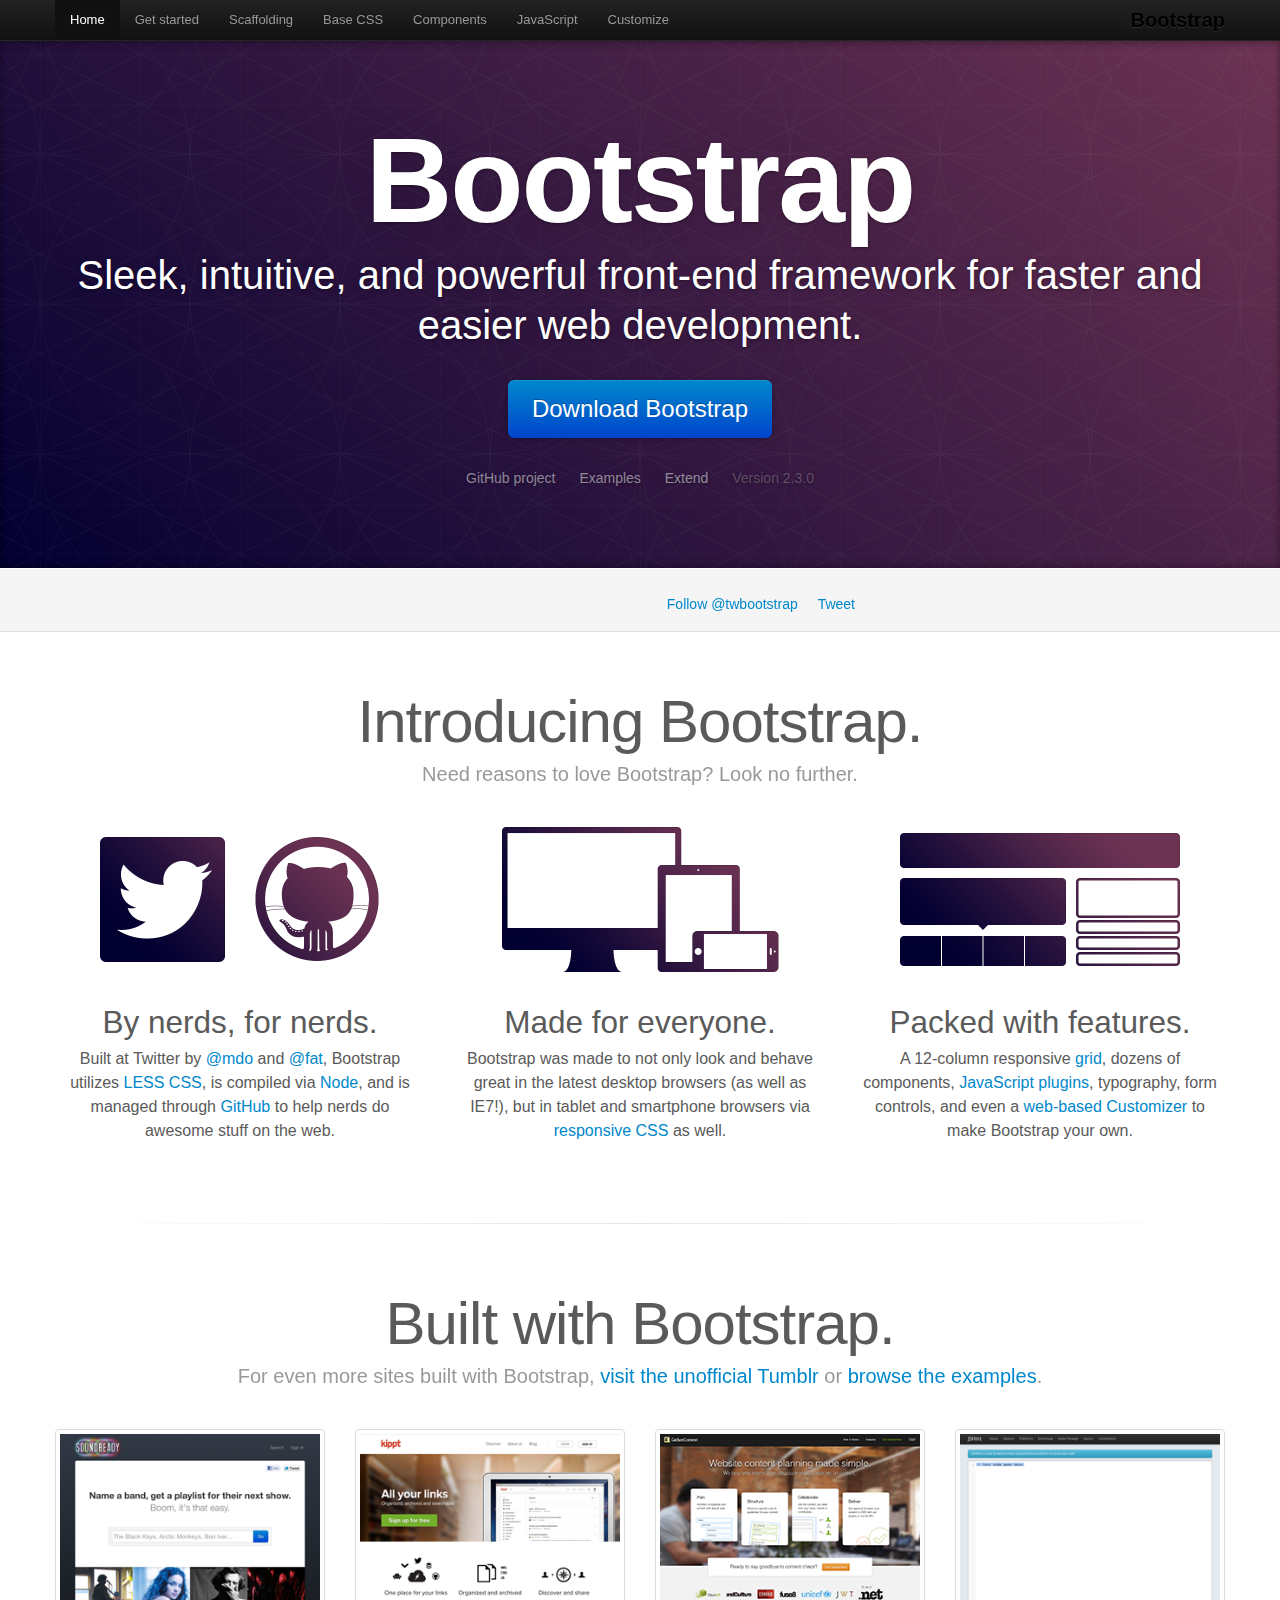
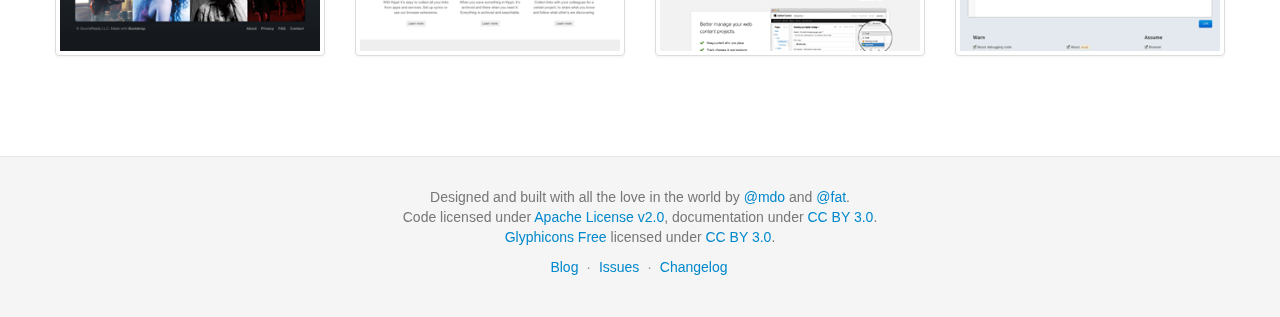
<file: docs/index.html>
<!DOCTYPE html>
<html lang="en">
  <head>
    <meta charset="utf-8">
    <title>Bootstrap</title>
    <meta name="viewport" content="width=device-width, initial-scale=1.0">
    <meta name="description" content="">
    <meta name="author" content="">

    <!-- Le styles -->
    <link href="assets/css/bootstrap.css" rel="stylesheet">
    <link href="assets/css/bootstrap-responsive.css" rel="stylesheet">
    <link href="assets/css/docs.css" rel="stylesheet">
    <link href="assets/js/google-code-prettify/prettify.css" rel="stylesheet">

    <!-- Le HTML5 shim, for IE6-8 support of HTML5 elements -->
    <!--[if lt IE 9]>
      <script src="assets/js/html5shiv.js"></script>
    <![endif]-->

    <!-- Le fav and touch icons -->
    <link rel="apple-touch-icon-precomposed" sizes="144x144" href="assets/ico/apple-touch-icon-144-precomposed.png">
    <link rel="apple-touch-icon-precomposed" sizes="114x114" href="assets/ico/apple-touch-icon-114-precomposed.png">
      <link rel="apple-touch-icon-precomposed" sizes="72x72" href="assets/ico/apple-touch-icon-72-precomposed.png">
                    <link rel="apple-touch-icon-precomposed" href="assets/ico/apple-touch-icon-57-precomposed.png">
                                   <link rel="shortcut icon" href="assets/ico/favicon.png">

  </head>

  <body data-spy="scroll" data-target=".bs-docs-sidebar">

    <!-- Navbar
    ================================================== -->
    <div class="navbar navbar-inverse navbar-fixed-top">
      <div class="navbar-inner">
        <div class="container">
          <button type="button" class="btn btn-navbar" data-toggle="collapse" data-target=".nav-collapse">
            <span class="icon-bar"></span>
            <span class="icon-bar"></span>
            <span class="icon-bar"></span>
          </button>
          <a class="brand" href="./index.html">Bootstrap</a>
          <div class="nav-collapse collapse">
            <ul class="nav">
              <li class="active">
                <a href="./index.html">Home</a>
              </li>
              <li class="">
                <a href="./getting-started.html">Get started</a>
              </li>
              <li class="">
                <a href="./scaffolding.html">Scaffolding</a>
              </li>
              <li class="">
                <a href="./base-css.html">Base CSS</a>
              </li>
              <li class="">
                <a href="./components.html">Components</a>
              </li>
              <li class="">
                <a href="./javascript.html">JavaScript</a>
              </li>
              <li class="">
                <a href="./customize.html">Customize</a>
              </li>
            </ul>
          </div>
        </div>
      </div>
    </div>

<div class="jumbotron masthead">
  <div class="container">
    <h1>Bootstrap</h1>
    <p>Sleek, intuitive, and powerful front-end framework for faster and easier web development.</p>
    <p>
      <a href="assets/bootstrap.zip" class="btn btn-primary btn-large" >Download Bootstrap</a>
    </p>
    <ul class="masthead-links">
      <li>
        <a href="http://github.com/twitter/bootstrap" >GitHub project</a>
      </li>
      <li>
        <a href="./getting-started.html#examples" >Examples</a>
      </li>
      <li>
        <a href="./extend.html" >Extend</a>
      </li>
      <li>
        Version 2.3.0
      </li>
    </ul>
  </div>
</div>

<div class="bs-docs-social">
  <div class="container">
    <ul class="bs-docs-social-buttons">
      <li>
        <iframe class="github-btn" src="http://ghbtns.com/github-btn.html?user=twitter&repo=bootstrap&type=watch&count=true" allowtransparency="true" frameborder="0" scrolling="0" width="100px" height="20px"></iframe>
      </li>
      <li>
        <iframe class="github-btn" src="http://ghbtns.com/github-btn.html?user=twitter&repo=bootstrap&type=fork&count=true" allowtransparency="true" frameborder="0" scrolling="0" width="102px" height="20px"></iframe>
      </li>
      <li class="follow-btn">
        <a href="https://twitter.com/twbootstrap" class="twitter-follow-button" data-link-color="#0069D6" data-show-count="true">Follow @twbootstrap</a>
      </li>
      <li class="tweet-btn">
        <a href="https://twitter.com/share" class="twitter-share-button" data-url="http://twitter.github.com/bootstrap/" data-count="horizontal" data-via="twbootstrap" data-related="mdo:Creator of Twitter Bootstrap">Tweet</a>
      </li>
    </ul>
  </div>
</div>

<div class="container">

  <div class="marketing">

    <h1>Introducing Bootstrap.</h1>
    <p class="marketing-byline">Need reasons to love Bootstrap? Look no further.</p>

    <div class="row-fluid">
      <div class="span4">
        <img class="marketing-img" src="assets/img/bs-docs-twitter-github.png">
        <h2>By nerds, for nerds.</h2>
        <p>Built at Twitter by <a href="http://twitter.com/mdo">@mdo</a> and <a href="http://twitter.com/fat">@fat</a>, Bootstrap utilizes <a href="http://lesscss.org">LESS CSS</a>, is compiled via <a href="http://nodejs.org">Node</a>, and is managed through <a href="http://github.com">GitHub</a> to help nerds do awesome stuff on the web.</p>
      </div>
      <div class="span4">
        <img class="marketing-img" src="assets/img/bs-docs-responsive-illustrations.png">
        <h2>Made for everyone.</h2>
        <p>Bootstrap was made to not only look and behave great in the latest desktop browsers (as well as IE7!), but in tablet and smartphone browsers via <a href="./scaffolding.html#responsive">responsive CSS</a> as well.</p>
      </div>
      <div class="span4">
        <img class="marketing-img" src="assets/img/bs-docs-bootstrap-features.png">
        <h2>Packed with features.</h2>
        <p>A 12-column responsive <a href="./scaffolding.html#gridSystem">grid</a>, dozens of components, <a href="./javascript.html">JavaScript plugins</a>, typography, form controls, and even a <a href="./customize.html">web-based Customizer</a> to make Bootstrap your own.</p>
      </div>
    </div>

    <hr class="soften">

    <h1>Built with Bootstrap.</h1>
    <p class="marketing-byline">For even more sites built with Bootstrap, <a href="http://builtwithbootstrap.tumblr.com/" target="_blank">visit the unofficial Tumblr</a> or <a href="./getting-started.html#examples">browse the examples</a>.</p>
    <div class="row-fluid">
      <ul class="thumbnails example-sites">
        <li class="span3">
          <a class="thumbnail" href="http://soundready.fm/" target="_blank">
            <img src="assets/img/example-sites/soundready.png" alt="SoundReady.fm">
          </a>
        </li>
        <li class="span3">
          <a class="thumbnail" href="http://kippt.com/" target="_blank">
            <img src="assets/img/example-sites/kippt.png" alt="Kippt">
          </a>
        </li>
        <li class="span3">
          <a class="thumbnail" href="http://www.gathercontent.com/" target="_blank">
            <img src="assets/img/example-sites/gathercontent.png" alt="Gather Content">
          </a>
        </li>
        <li class="span3">
          <a class="thumbnail" href="http://www.jshint.com/" target="_blank">
            <img src="assets/img/example-sites/jshint.png" alt="JS Hint">
          </a>
        </li>
      </ul>
     </div>

  </div>

</div>



    <!-- Footer
    ================================================== -->
    <footer class="footer">
      <div class="container">
        <p>Designed and built with all the love in the world by <a href="http://twitter.com/mdo" target="_blank">@mdo</a> and <a href="http://twitter.com/fat" target="_blank">@fat</a>.</p>
        <p>Code licensed under <a href="http://www.apache.org/licenses/LICENSE-2.0" target="_blank">Apache License v2.0</a>, documentation under <a href="http://creativecommons.org/licenses/by/3.0/">CC BY 3.0</a>.</p>
        <p><a href="http://glyphicons.com">Glyphicons Free</a> licensed under <a href="http://creativecommons.org/licenses/by/3.0/">CC BY 3.0</a>.</p>
        <ul class="footer-links">
          <li><a href="http://blog.getbootstrap.com">Blog</a></li>
          <li class="muted">&middot;</li>
          <li><a href="https://github.com/twitter/bootstrap/issues?state=open">Issues</a></li>
          <li class="muted">&middot;</li>
          <li><a href="https://github.com/twitter/bootstrap/blob/master/CHANGELOG.md">Changelog</a></li>
        </ul>
      </div>
    </footer>



    <!-- Le javascript
    ================================================== -->
    <!-- Placed at the end of the document so the pages load faster -->
    <script type="text/javascript" src="http://platform.twitter.com/widgets.js"></script>
    <script src="assets/js/jquery.js"></script>
    <script src="assets/js/bootstrap-transition.js"></script>
    <script src="assets/js/bootstrap-alert.js"></script>
    <script src="assets/js/bootstrap-modal.js"></script>
    <script src="assets/js/bootstrap-dropdown.js"></script>
    <script src="assets/js/bootstrap-scrollspy.js"></script>
    <script src="assets/js/bootstrap-tab.js"></script>
    <script src="assets/js/bootstrap-tooltip.js"></script>
    <script src="assets/js/bootstrap-popover.js"></script>
    <script src="assets/js/bootstrap-button.js"></script>
    <script src="assets/js/bootstrap-collapse.js"></script>
    <script src="assets/js/bootstrap-carousel.js"></script>
    <script src="assets/js/bootstrap-typeahead.js"></script>
    <script src="assets/js/bootstrap-affix.js"></script>

    <script src="assets/js/holder/holder.js"></script>
    <script src="assets/js/google-code-prettify/prettify.js"></script>

    <script src="assets/js/application.js"></script>



  </body>
</html>
</file>
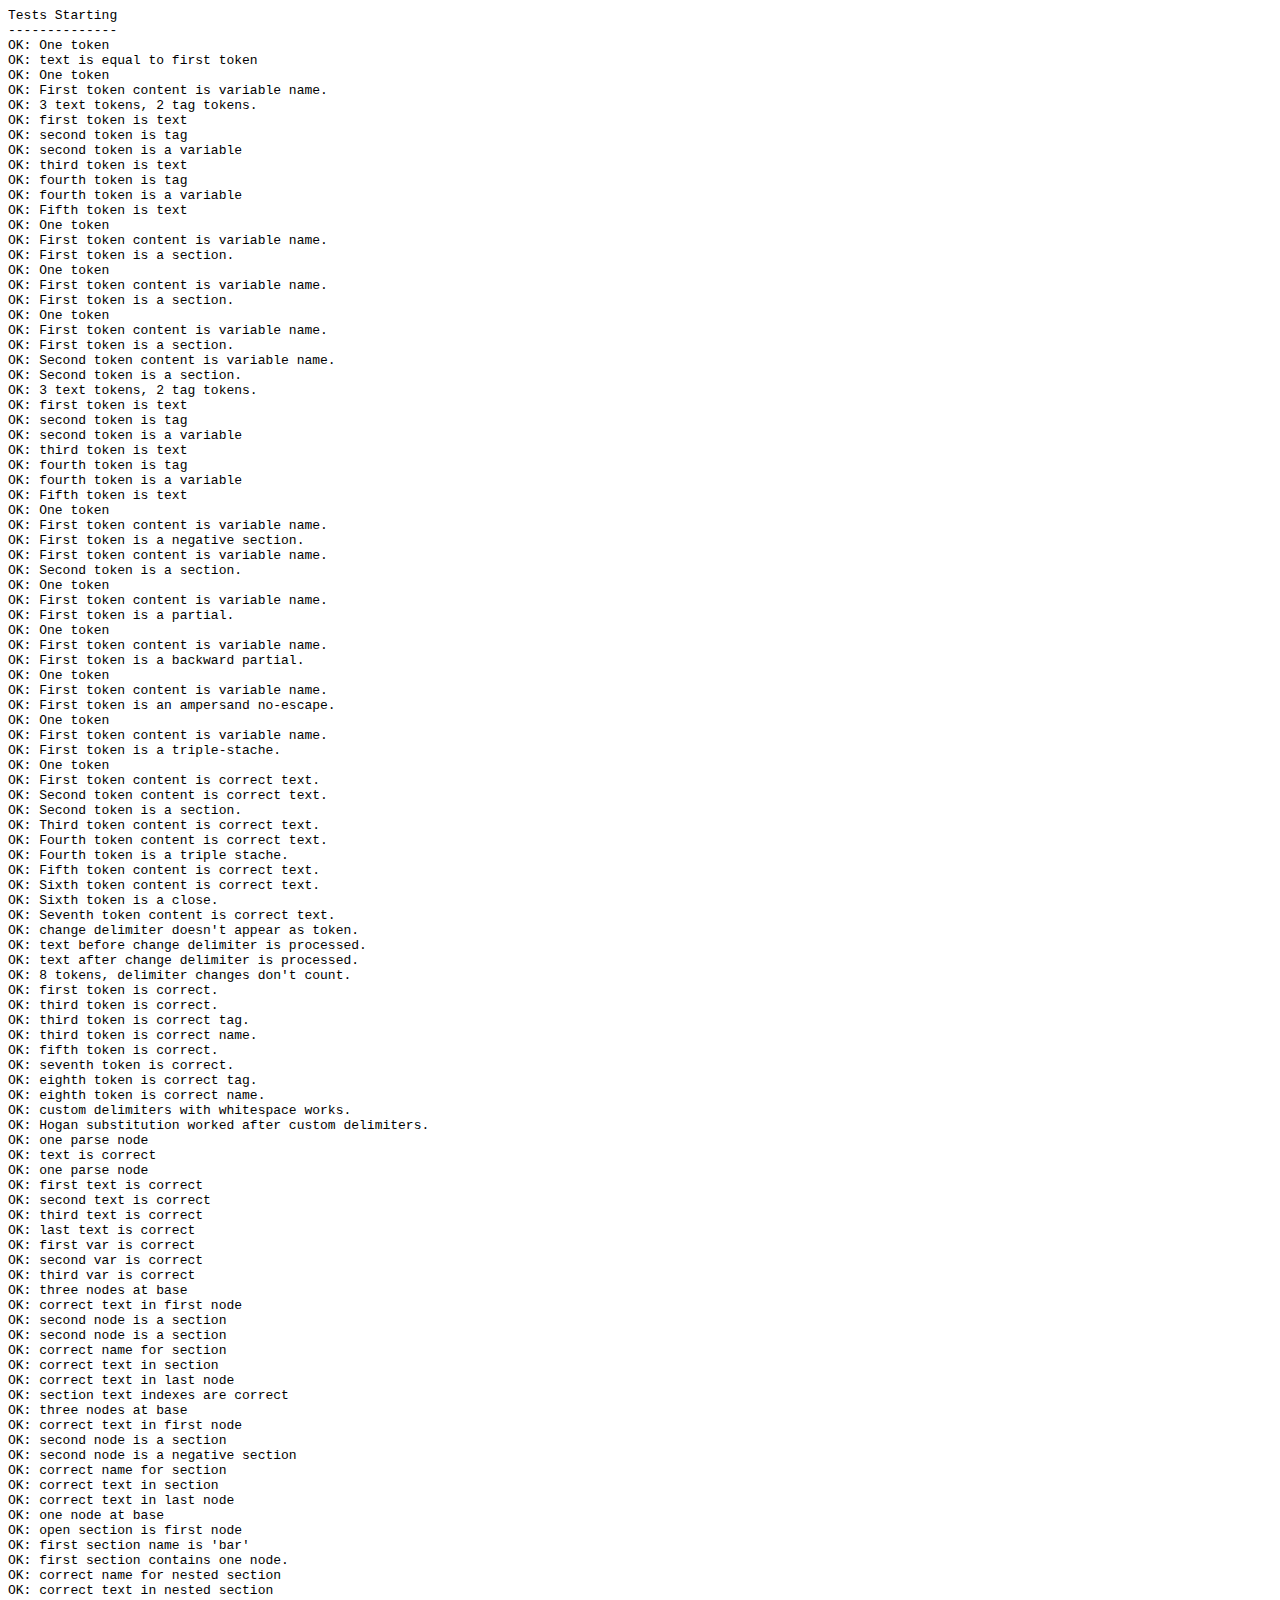
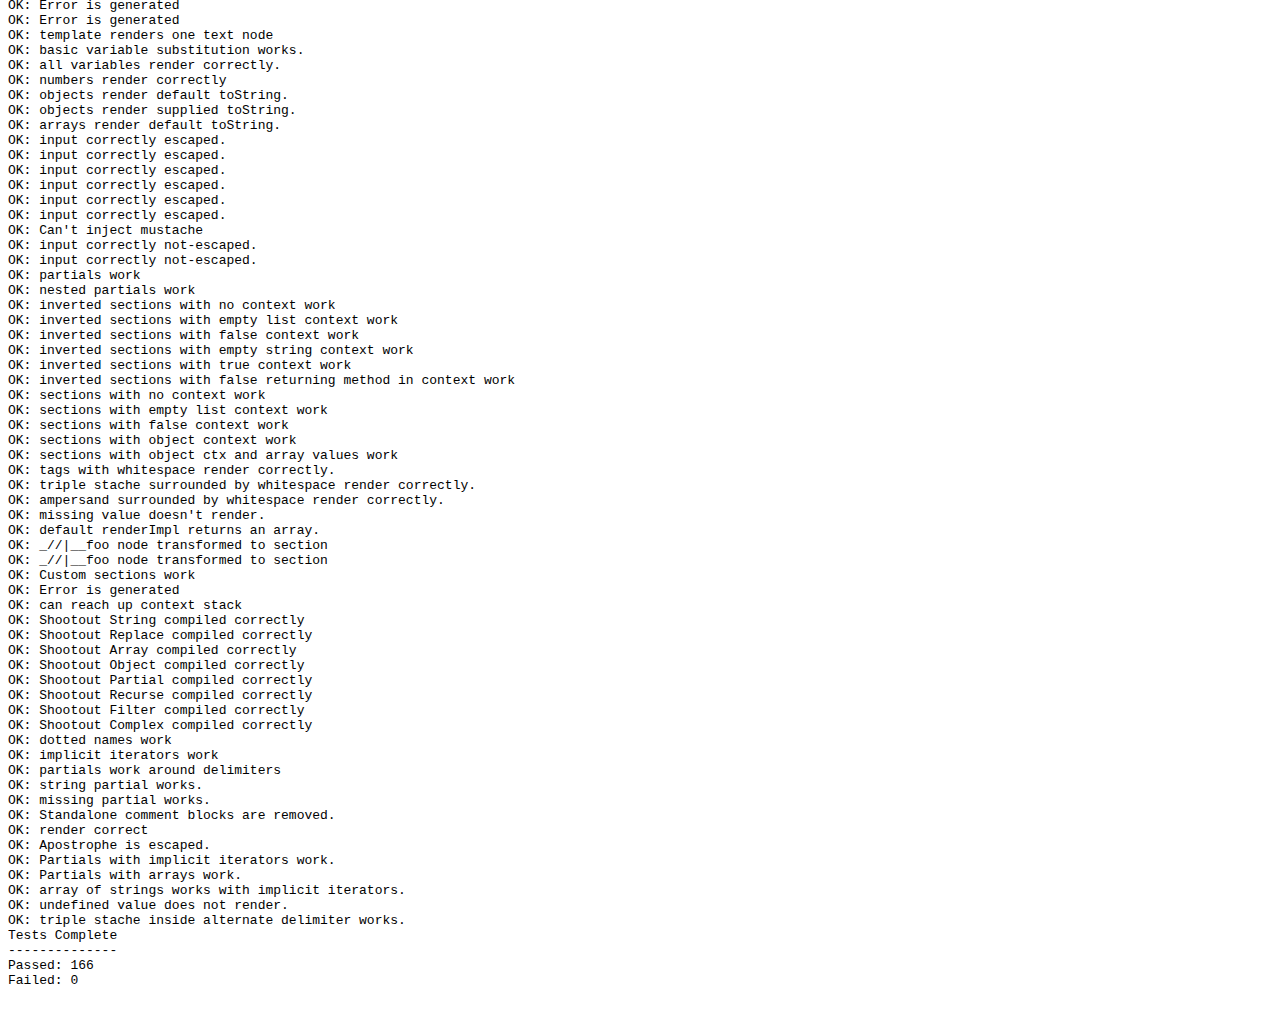
<file: docs/build/node_modules/hogan.js/test/index.html>
<html>
<head>
	<title>test</title>
	<script src="https://raw.github.com/douglascrockford/JSON-js/master/json2.js"></script>
</head>
<body>
  <code id="console"></code>
  <script>var Hogan = {};</script>
  <script src="../lib/template.js"></script>
  <script src="../lib/compiler.js"></script>
  <script src="./index.js"></script>
</body>
</html>
</file>
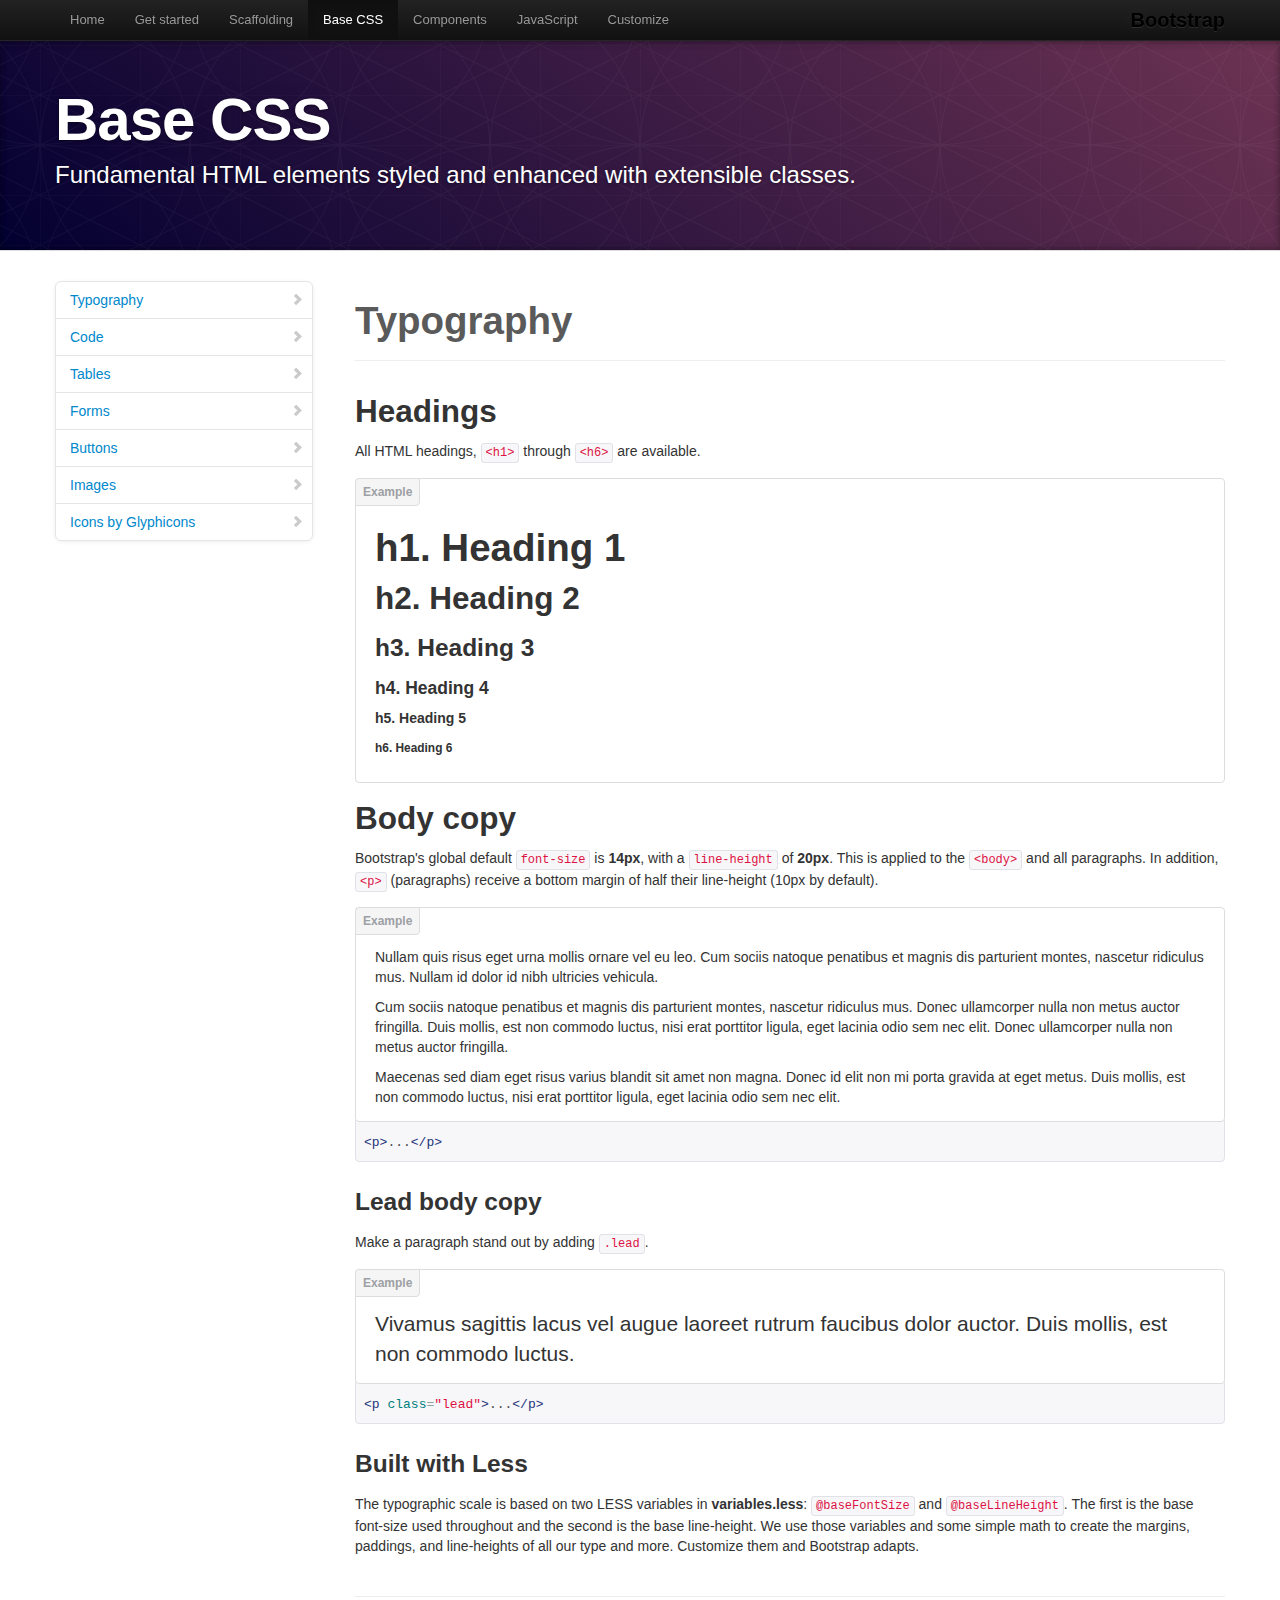
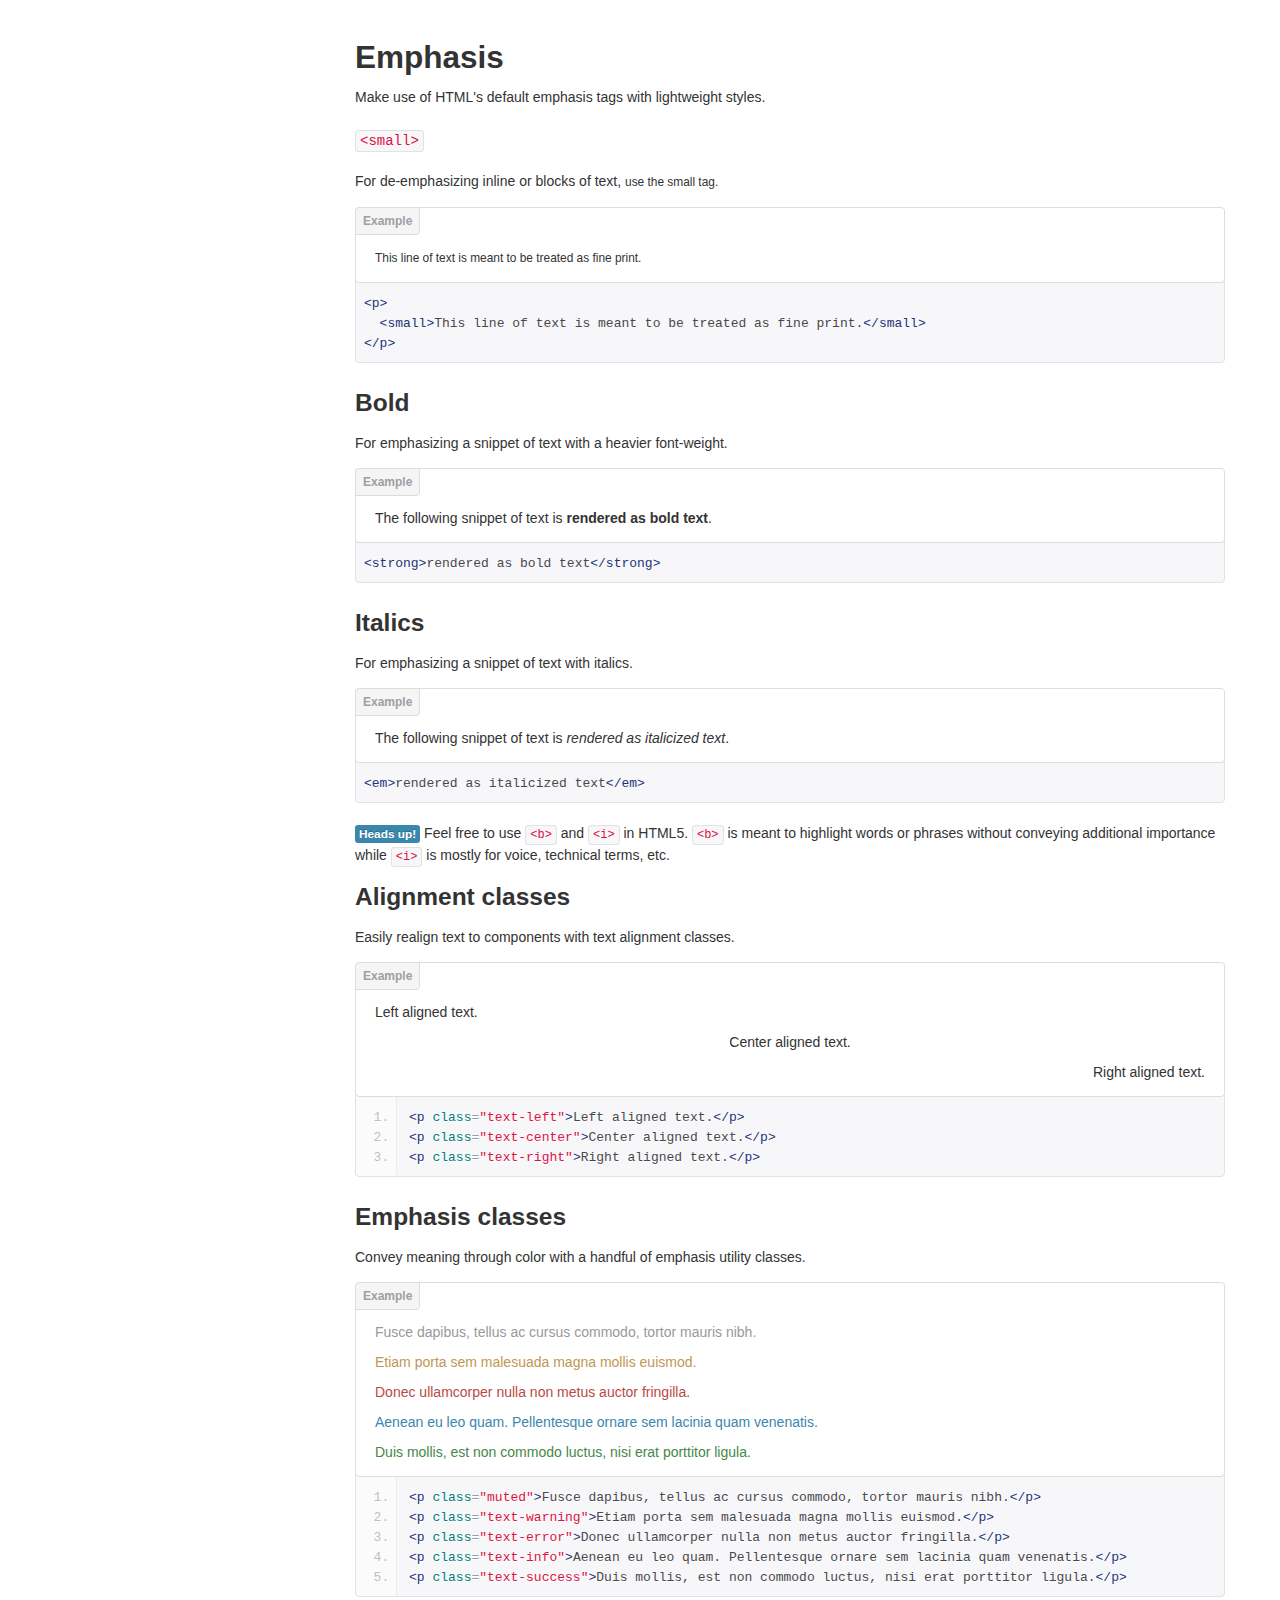
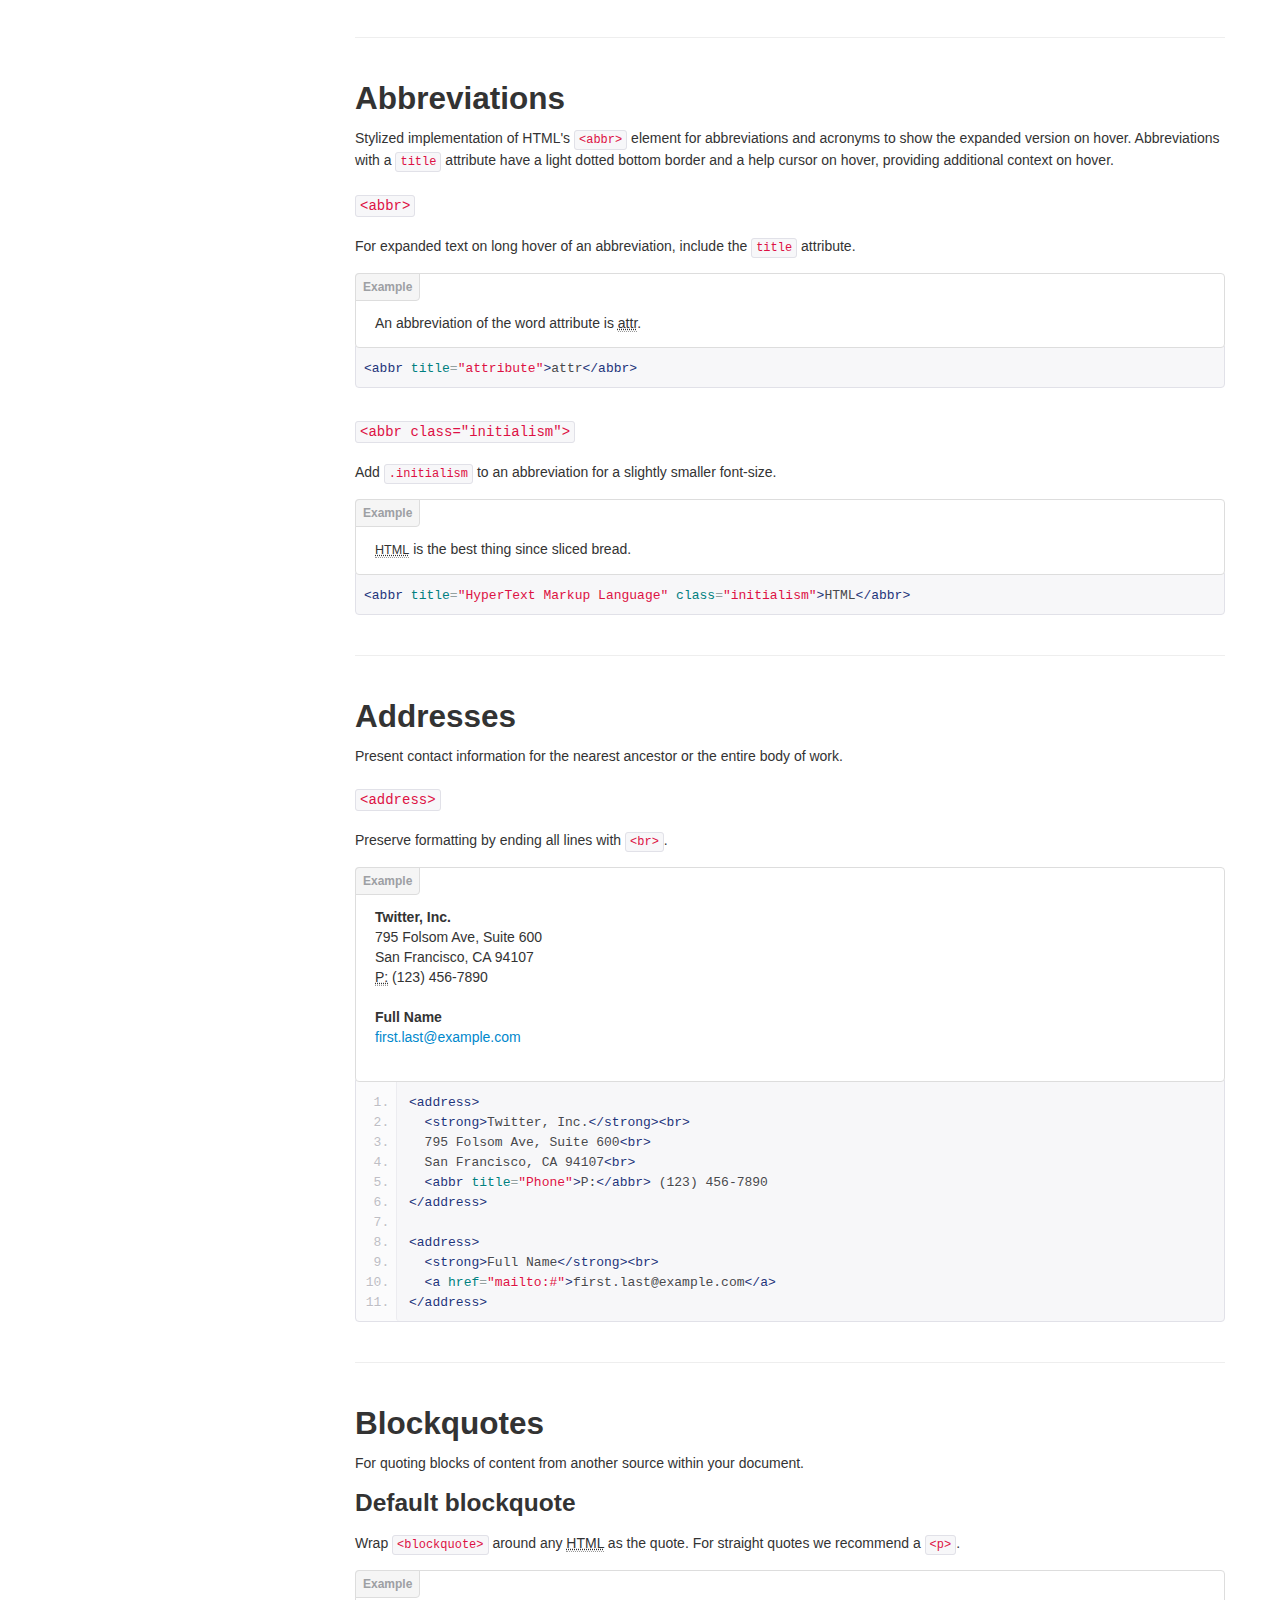
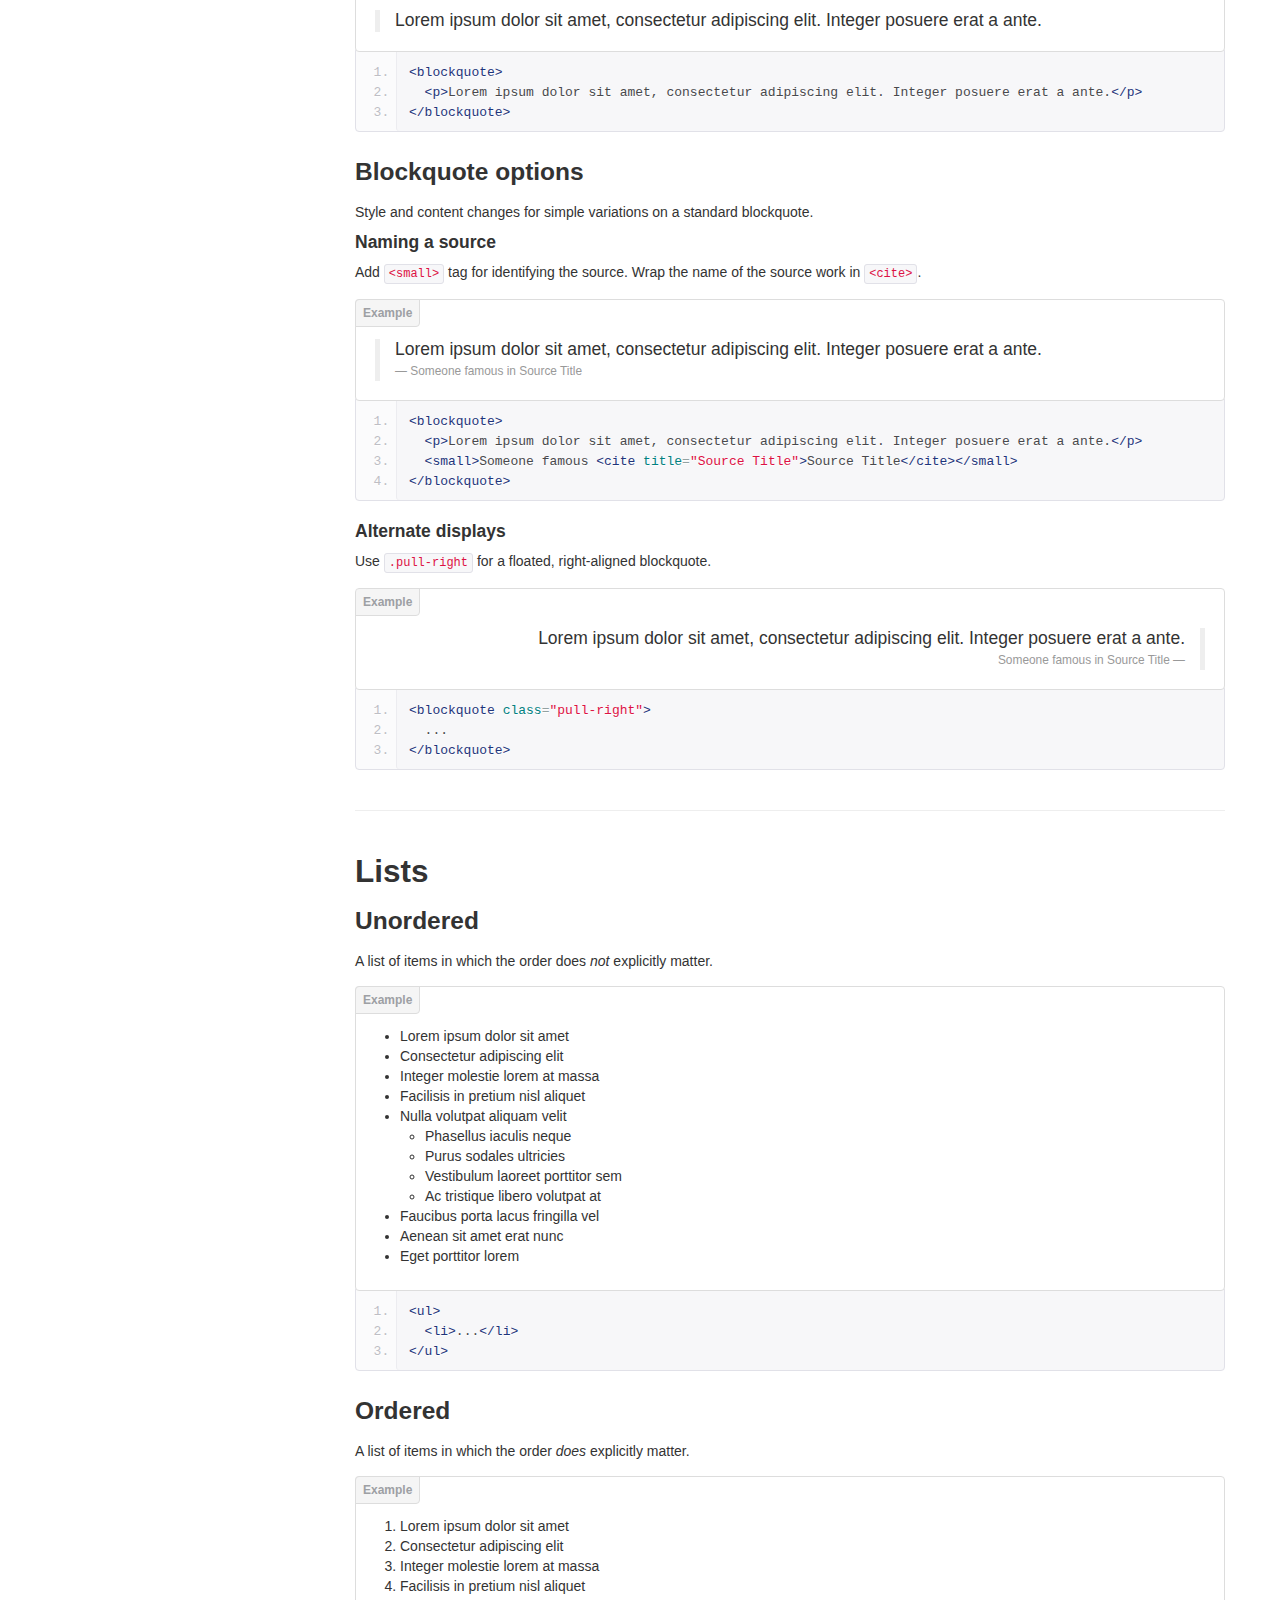
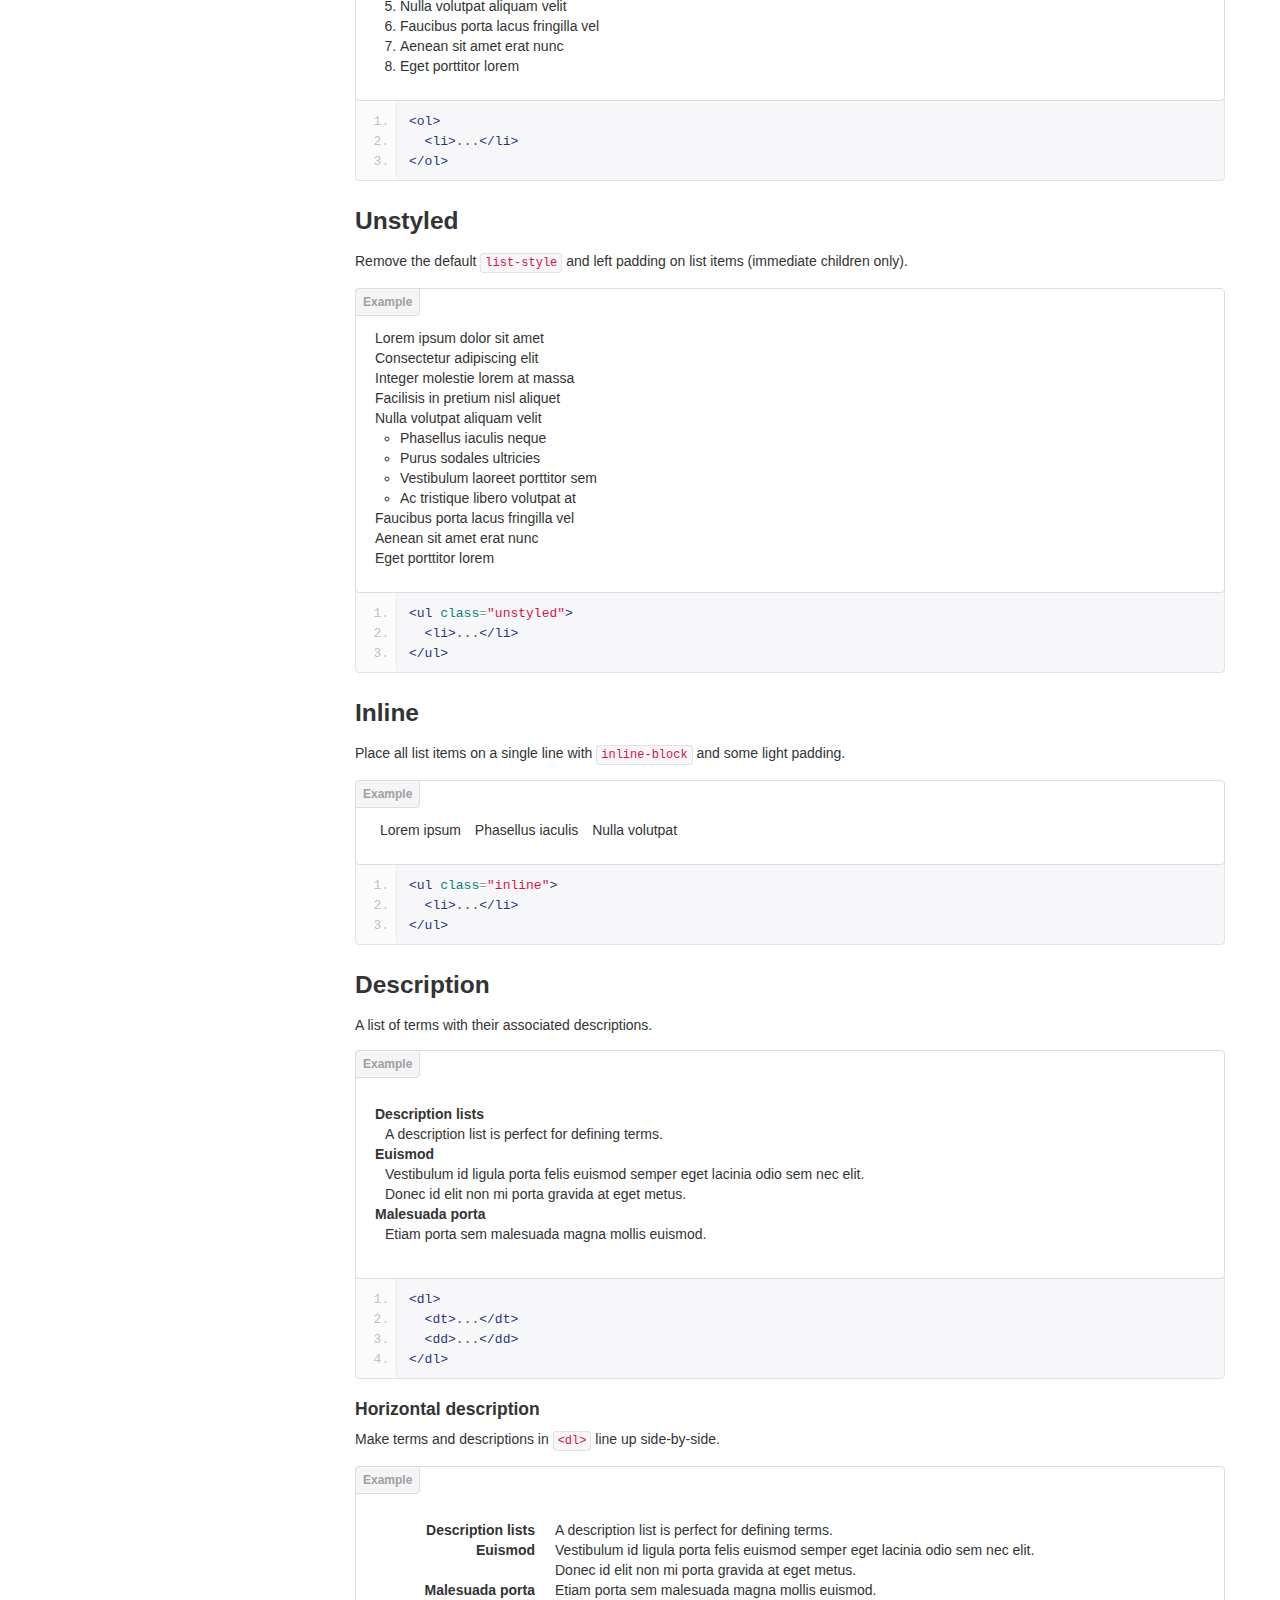
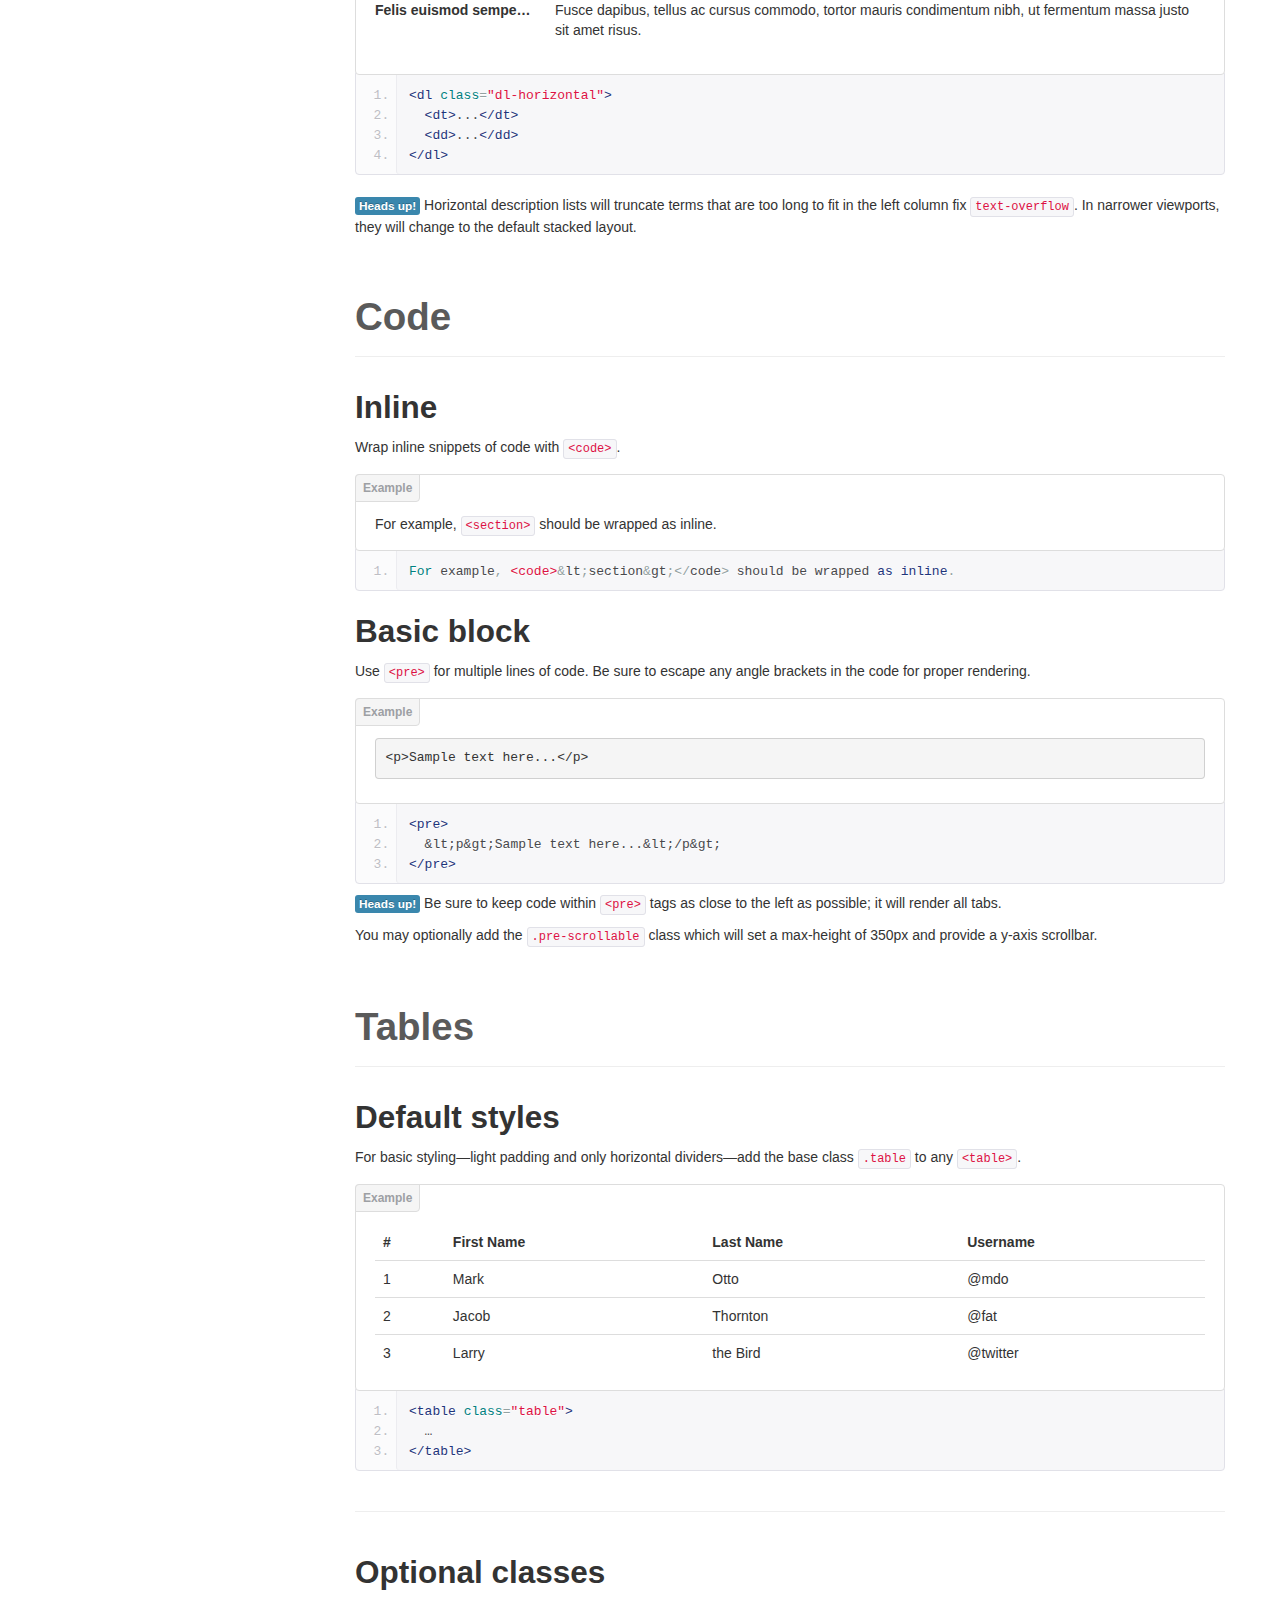
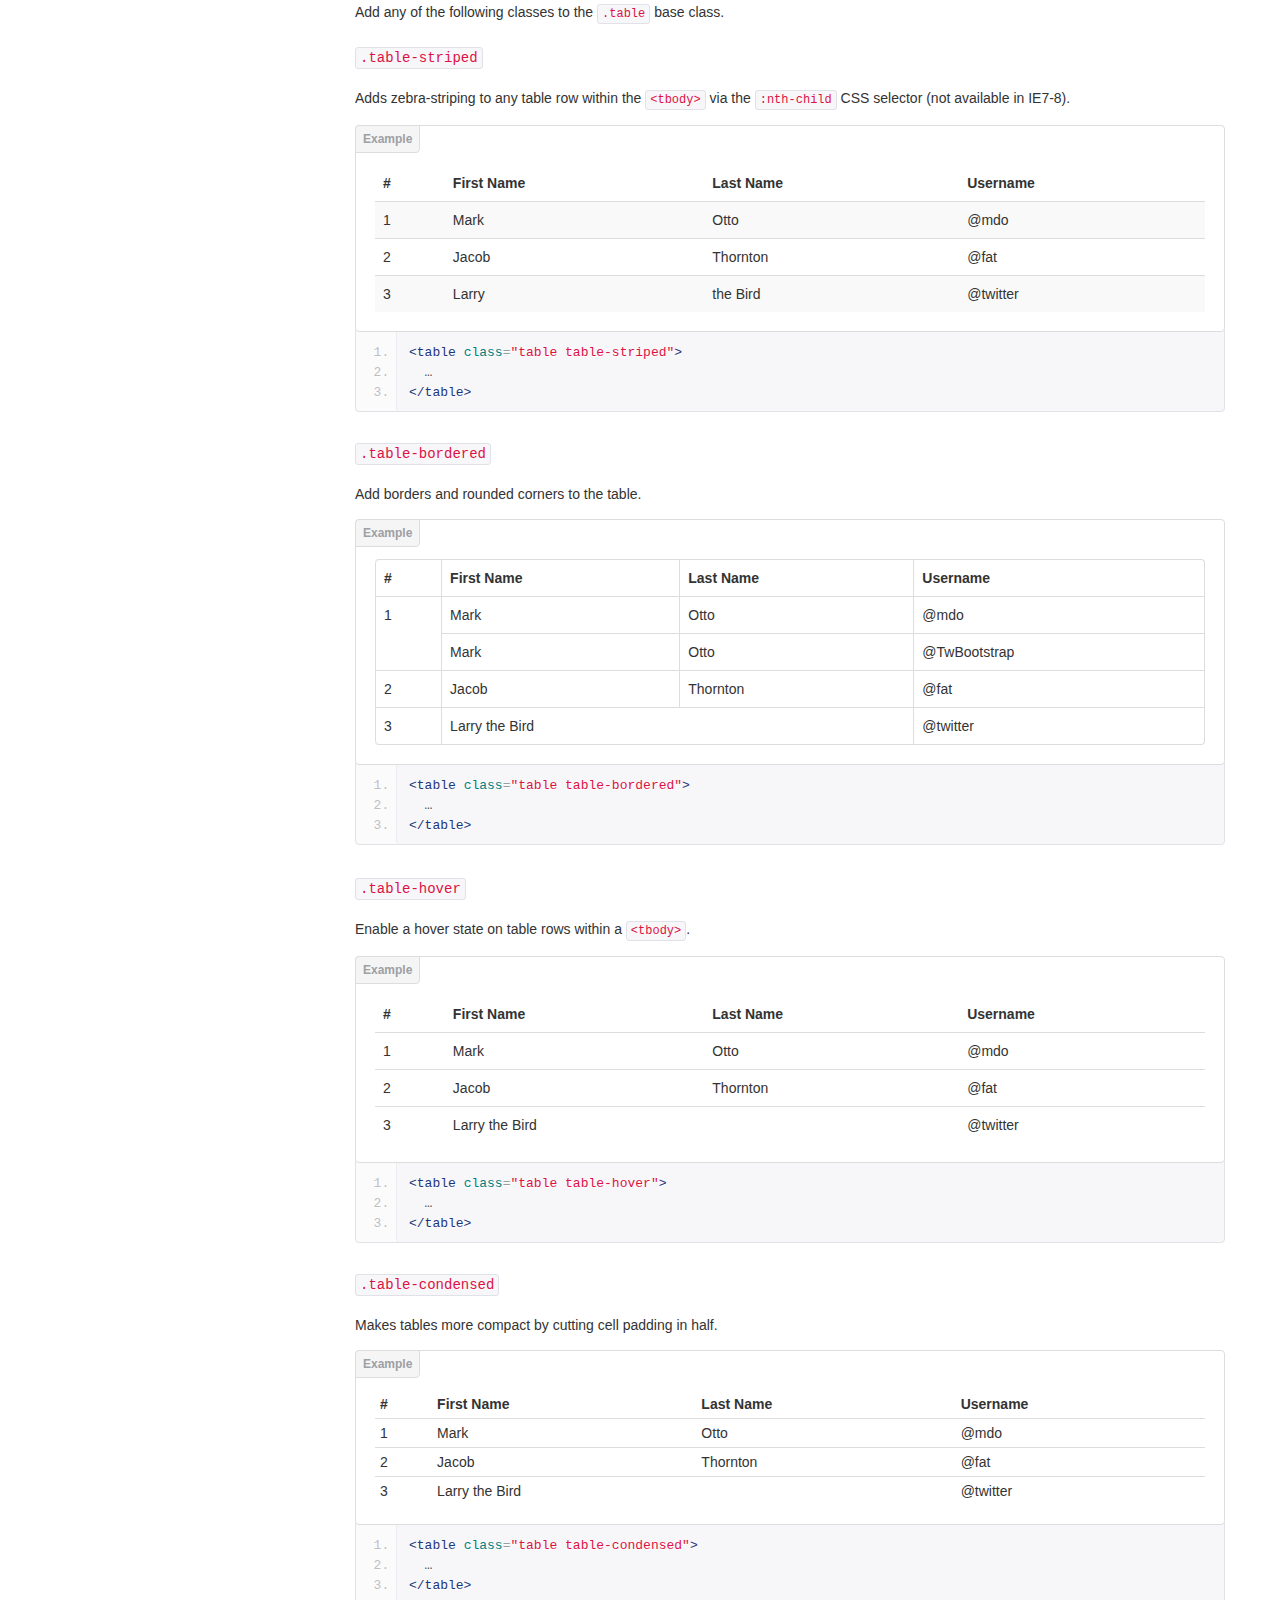
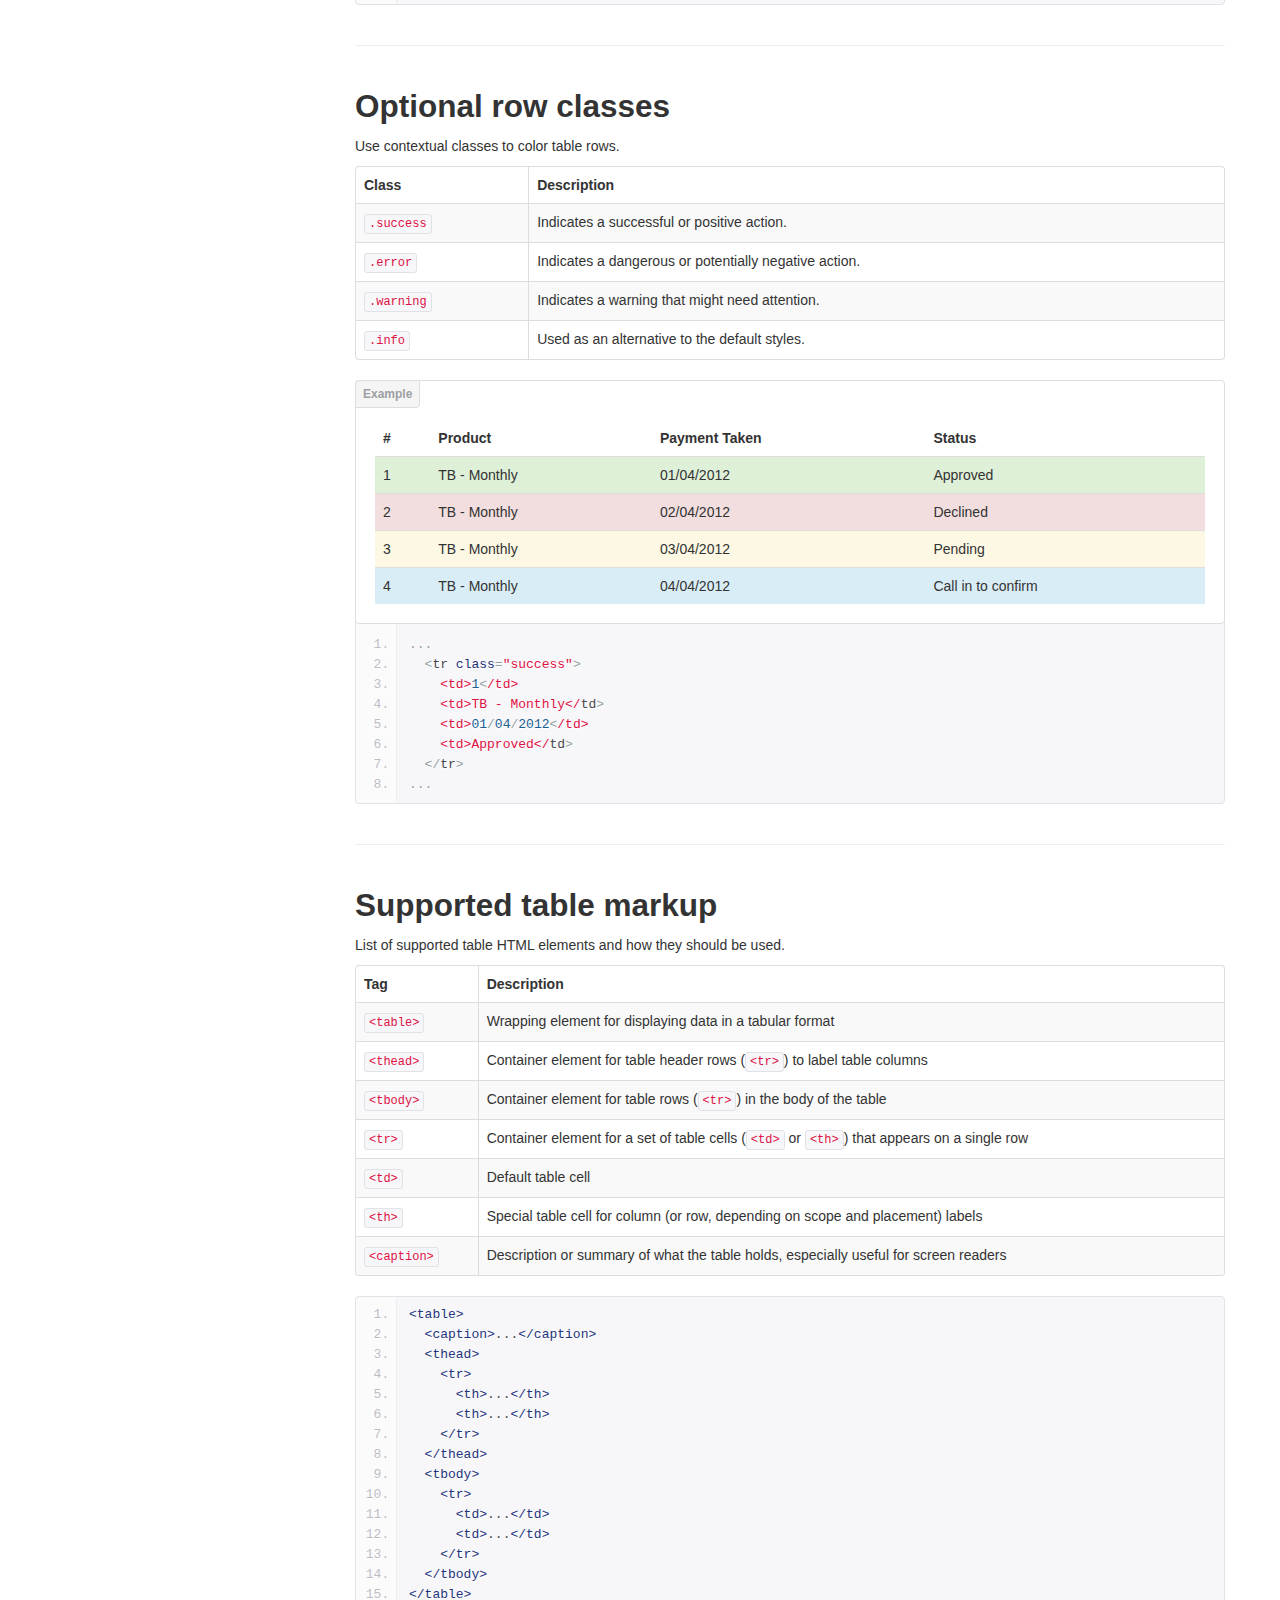
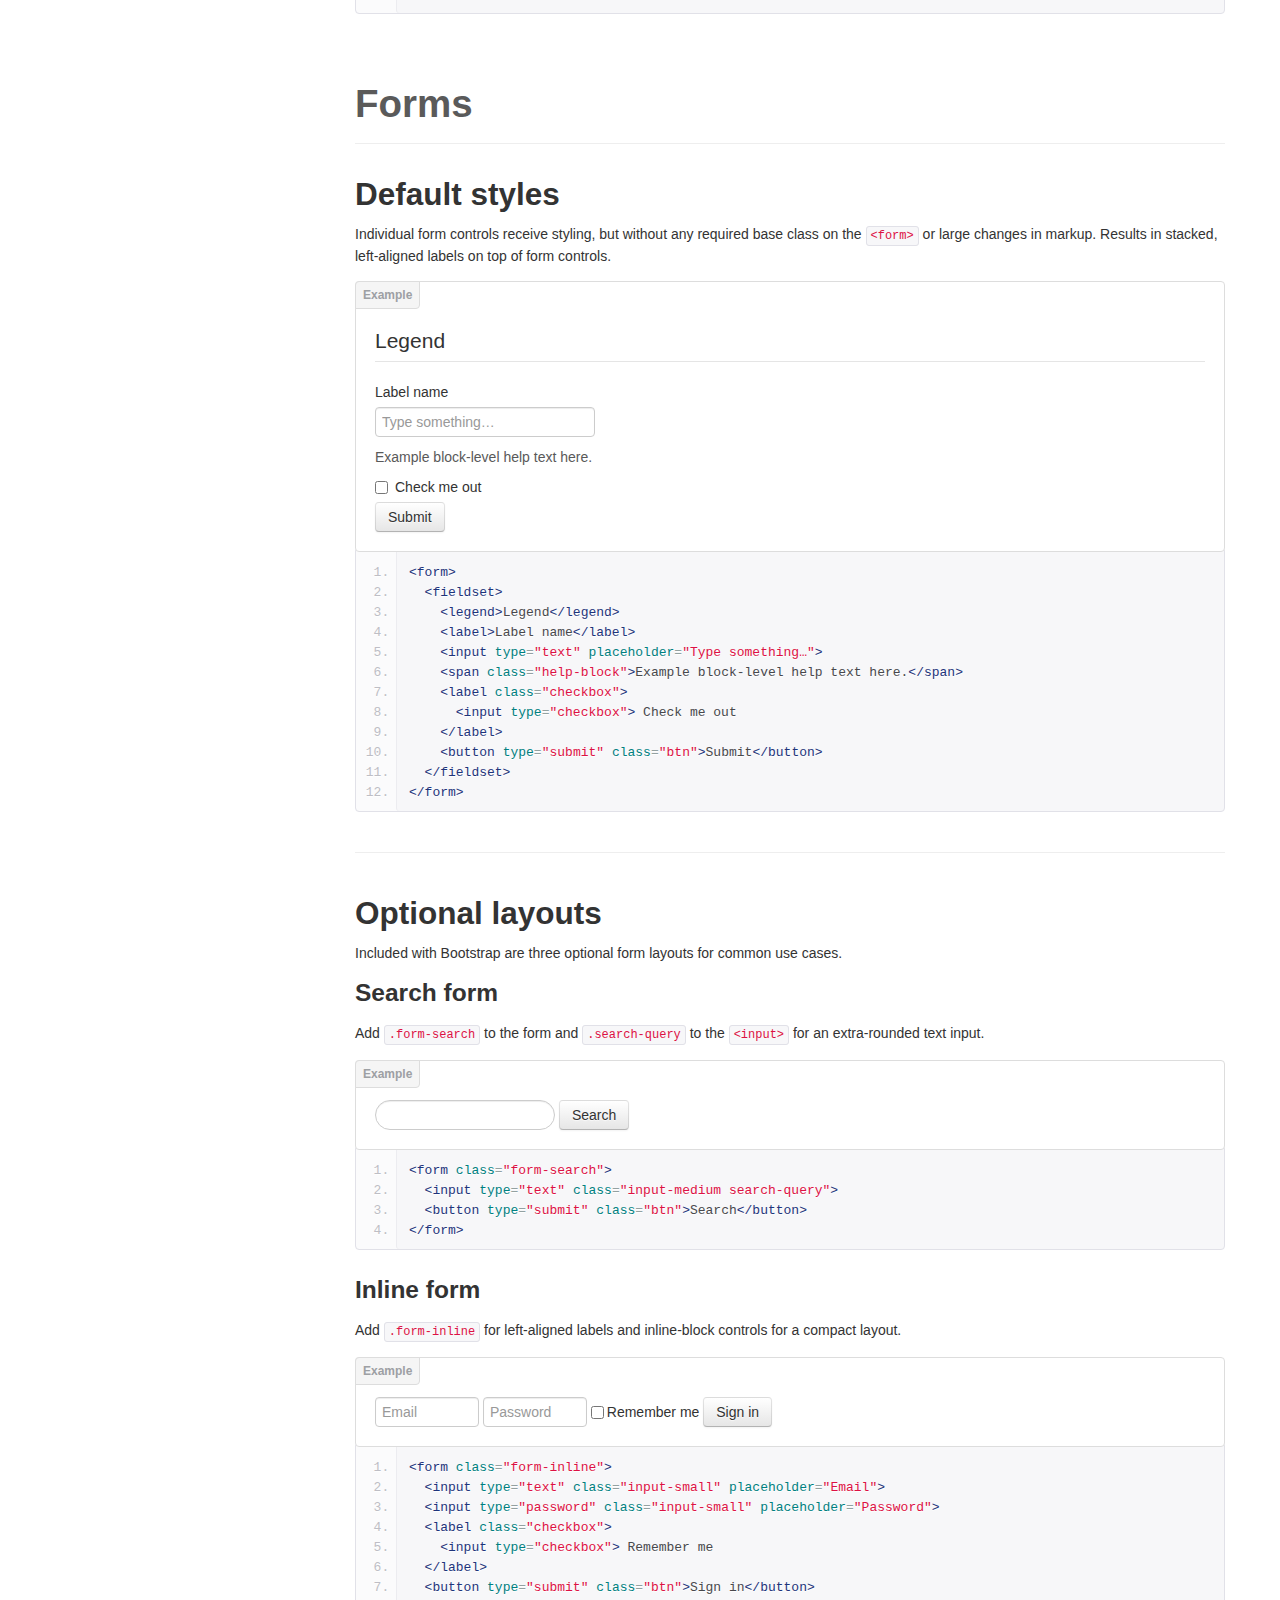
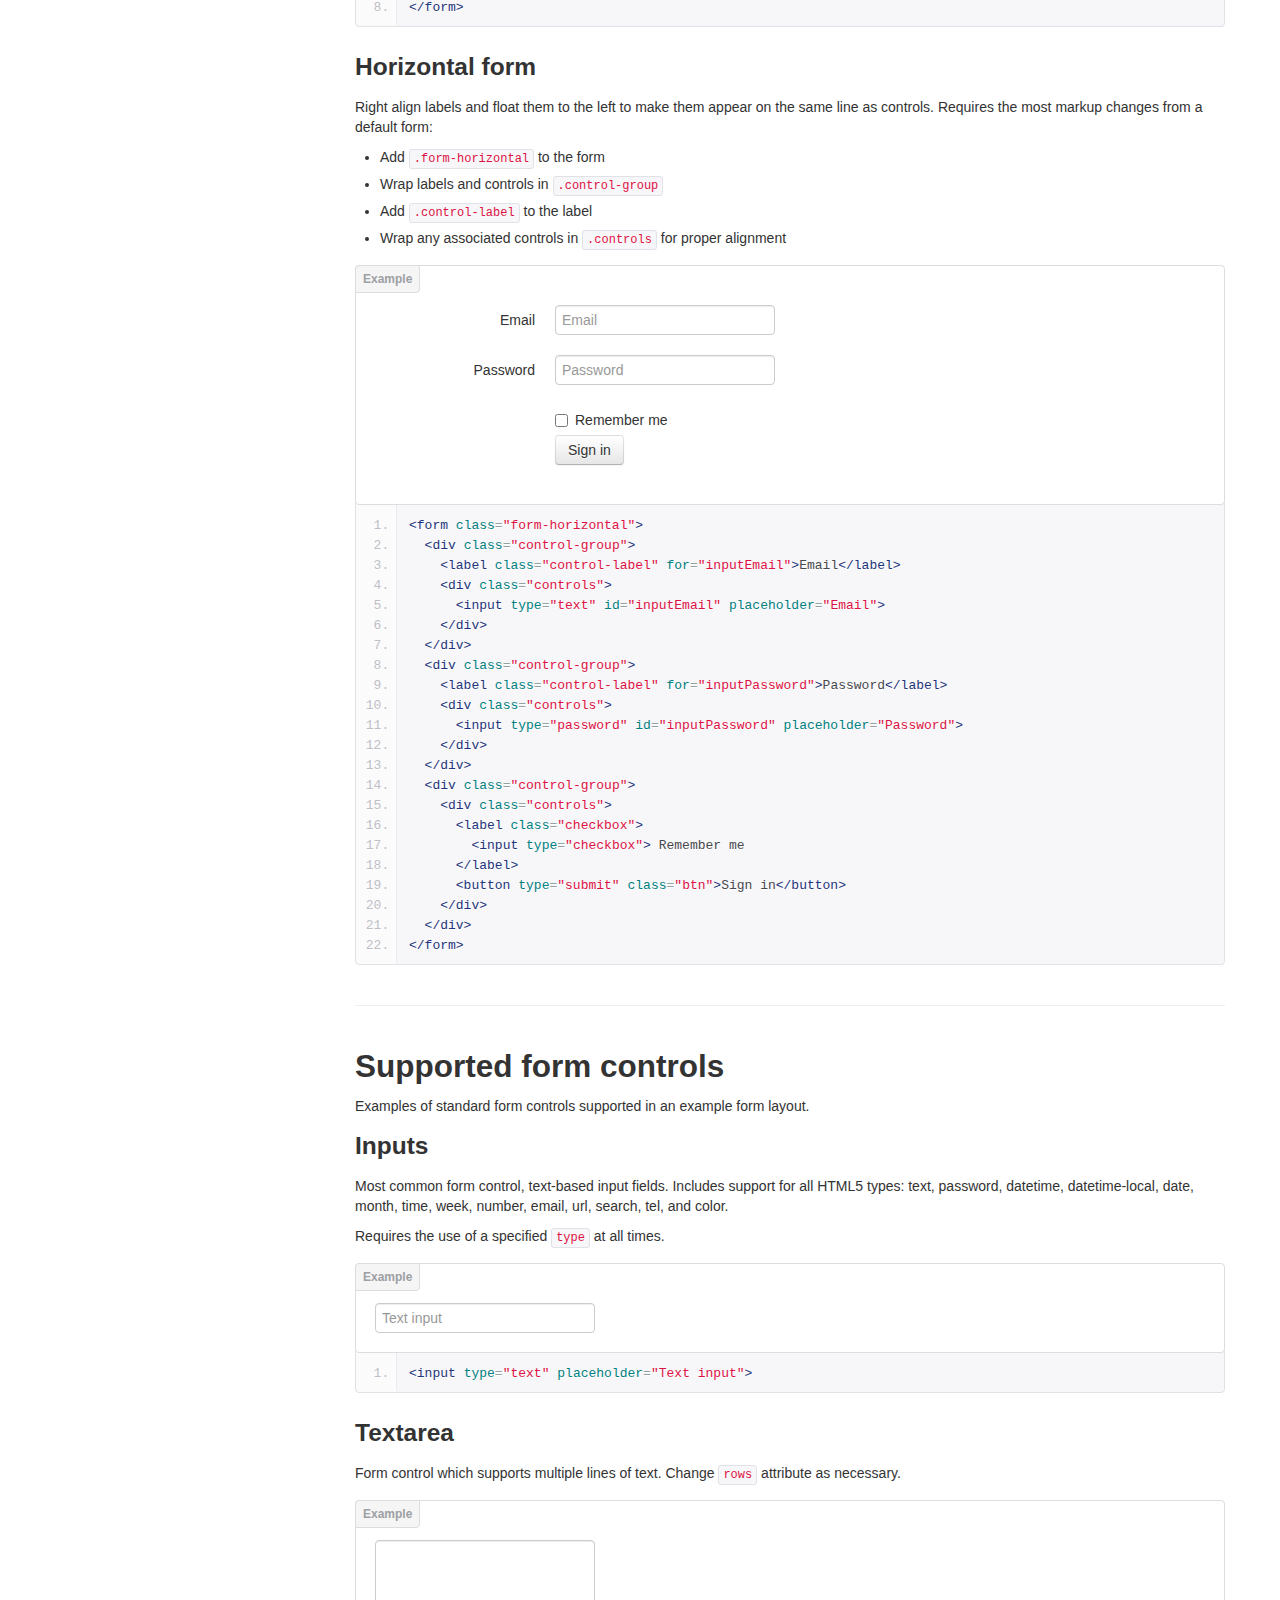
<file: docs/base-css.html>
<!DOCTYPE html>
<html lang="en">
  <head>
    <meta charset="utf-8">
    <title>Base · Bootstrap</title>
    <meta name="viewport" content="width=device-width, initial-scale=1.0">
    <meta name="description" content="">
    <meta name="author" content="">

    <!-- Le styles -->
    <link href="assets/css/bootstrap.css" rel="stylesheet">
    <link href="assets/css/bootstrap-responsive.css" rel="stylesheet">
    <link href="assets/css/docs.css" rel="stylesheet">
    <link href="assets/js/google-code-prettify/prettify.css" rel="stylesheet">

    <!-- Le HTML5 shim, for IE6-8 support of HTML5 elements -->
    <!--[if lt IE 9]>
      <script src="assets/js/html5shiv.js"></script>
    <![endif]-->

    <!-- Le fav and touch icons -->
    <link rel="apple-touch-icon-precomposed" sizes="144x144" href="assets/ico/apple-touch-icon-144-precomposed.png">
    <link rel="apple-touch-icon-precomposed" sizes="114x114" href="assets/ico/apple-touch-icon-114-precomposed.png">
      <link rel="apple-touch-icon-precomposed" sizes="72x72" href="assets/ico/apple-touch-icon-72-precomposed.png">
                    <link rel="apple-touch-icon-precomposed" href="assets/ico/apple-touch-icon-57-precomposed.png">
                                   <link rel="shortcut icon" href="assets/ico/favicon.png">

  </head>

  <body data-spy="scroll" data-target=".bs-docs-sidebar">

    <!-- Navbar
    ================================================== -->
    <div class="navbar navbar-inverse navbar-fixed-top">
      <div class="navbar-inner">
        <div class="container">
          <button type="button" class="btn btn-navbar" data-toggle="collapse" data-target=".nav-collapse">
            <span class="icon-bar"></span>
            <span class="icon-bar"></span>
            <span class="icon-bar"></span>
          </button>
          <a class="brand" href="./index.html">Bootstrap</a>
          <div class="nav-collapse collapse">
            <ul class="nav">
              <li class="">
                <a href="./index.html">Home</a>
              </li>
              <li class="">
                <a href="./getting-started.html">Get started</a>
              </li>
              <li class="">
                <a href="./scaffolding.html">Scaffolding</a>
              </li>
              <li class="active">
                <a href="./base-css.html">Base CSS</a>
              </li>
              <li class="">
                <a href="./components.html">Components</a>
              </li>
              <li class="">
                <a href="./javascript.html">JavaScript</a>
              </li>
              <li class="">
                <a href="./customize.html">Customize</a>
              </li>
            </ul>
          </div>
        </div>
      </div>
    </div>

<!-- Subhead
================================================== -->
<header class="jumbotron subhead" id="overview">
  <div class="container">
    <h1>Base CSS</h1>
    <p class="lead">Fundamental HTML elements styled and enhanced with extensible classes.</p>
  </div>
</header>


  <div class="container">

    <!-- Docs nav
    ================================================== -->
    <div class="row">
      <div class="span3 bs-docs-sidebar">
        <ul class="nav nav-list bs-docs-sidenav">
          <li><a href="#typography"><i class="icon-chevron-right"></i> Typography</a></li>
          <li><a href="#code"><i class="icon-chevron-right"></i> Code</a></li>
          <li><a href="#tables"><i class="icon-chevron-right"></i> Tables</a></li>
          <li><a href="#forms"><i class="icon-chevron-right"></i> Forms</a></li>
          <li><a href="#buttons"><i class="icon-chevron-right"></i> Buttons</a></li>
          <li><a href="#images"><i class="icon-chevron-right"></i> Images</a></li>
          <li><a href="#icons"><i class="icon-chevron-right"></i> Icons by Glyphicons</a></li>
        </ul>
      </div>
      <div class="span9">



        <!-- Typography
        ================================================== -->
        <section id="typography">
          <div class="page-header">
            <h1>Typography</h1>
          </div>

          <h2 id="headings">Headings</h2>
          <p>All HTML headings, <code>&lt;h1&gt;</code> through <code>&lt;h6&gt;</code> are available.</p>
          <div class="bs-docs-example">
            <h1>h1. Heading 1</h1>
            <h2>h2. Heading 2</h2>
            <h3>h3. Heading 3</h3>
            <h4>h4. Heading 4</h4>
            <h5>h5. Heading 5</h5>
            <h6>h6. Heading 6</h6>
          </div>

          <h2 id="body-copy">Body copy</h2>
          <p>Bootstrap's global default <code>font-size</code> is <strong>14px</strong>, with a <code>line-height</code> of <strong>20px</strong>. This is applied to the <code>&lt;body&gt;</code> and all paragraphs. In addition, <code>&lt;p&gt;</code> (paragraphs) receive a bottom margin of half their line-height (10px by default).</p>
          <div class="bs-docs-example">
            <p>Nullam quis risus eget urna mollis ornare vel eu leo. Cum sociis natoque penatibus et magnis dis parturient montes, nascetur ridiculus mus. Nullam id dolor id nibh ultricies vehicula.</p>
            <p>Cum sociis natoque penatibus et magnis dis parturient montes, nascetur ridiculus mus. Donec ullamcorper nulla non metus auctor fringilla. Duis mollis, est non commodo luctus, nisi erat porttitor ligula, eget lacinia odio sem nec elit. Donec ullamcorper nulla non metus auctor fringilla.</p>
            <p>Maecenas sed diam eget risus varius blandit sit amet non magna. Donec id elit non mi porta gravida at eget metus. Duis mollis, est non commodo luctus, nisi erat porttitor ligula, eget lacinia odio sem nec elit.</p>
          </div>
          <pre class="prettyprint">&lt;p&gt;...&lt;/p&gt;</pre>

          <h3>Lead body copy</h3>
          <p>Make a paragraph stand out by adding <code>.lead</code>.</p>
          <div class="bs-docs-example">
            <p class="lead">Vivamus sagittis lacus vel augue laoreet rutrum faucibus dolor auctor. Duis mollis, est non commodo luctus.</p>
          </div>
          <pre class="prettyprint">&lt;p class="lead"&gt;...&lt;/p&gt;</pre>

          <h3>Built with Less</h3>
          <p>The typographic scale is based on two LESS variables in <strong>variables.less</strong>: <code>@baseFontSize</code> and <code>@baseLineHeight</code>. The first is the base font-size used throughout and the second is the base line-height. We use those variables and some simple math to create the margins, paddings, and line-heights of all our type and more. Customize them and Bootstrap adapts.</p>


          <hr class="bs-docs-separator">


          <h2 id="emphasis">Emphasis</h2>
          <p>Make use of HTML's default emphasis tags with lightweight styles.</p>

          <h3><code>&lt;small&gt;</code></h3>
          <p>For de-emphasizing inline or blocks of text, <small>use the small tag.</small></p>
          <div class="bs-docs-example">
            <p><small>This line of text is meant to be treated as fine print.</small></p>
          </div>
<pre class="prettyprint">
&lt;p&gt;
  &lt;small&gt;This line of text is meant to be treated as fine print.&lt;/small&gt;
&lt;/p&gt;
</pre>

          <h3>Bold</h3>
          <p>For emphasizing a snippet of text with a heavier font-weight.</p>
          <div class="bs-docs-example">
            <p>The following snippet of text is <strong>rendered as bold text</strong>.</p>
          </div>
          <pre class="prettyprint">&lt;strong&gt;rendered as bold text&lt;/strong&gt;</pre>

          <h3>Italics</h3>
          <p>For emphasizing a snippet of text with italics.</p>
          <div class="bs-docs-example">
            <p>The following snippet of text is <em>rendered as italicized text</em>.</p>
          </div>
          <pre class="prettyprint">&lt;em&gt;rendered as italicized text&lt;/em&gt;</pre>

          <p><span class="label label-info">Heads up!</span> Feel free to use <code>&lt;b&gt;</code> and <code>&lt;i&gt;</code> in HTML5. <code>&lt;b&gt;</code> is meant to highlight words or phrases without conveying additional importance while <code>&lt;i&gt;</code> is mostly for voice, technical terms, etc.</p>

          <h3>Alignment classes</h3>
          <p>Easily realign text to components with text alignment classes.</p>
          <div class="bs-docs-example">
            <p class="text-left">Left aligned text.</p>
            <p class="text-center">Center aligned text.</p>
            <p class="text-right">Right aligned text.</p>
          </div>
<pre class="prettyprint linenums">
&lt;p class="text-left"&gt;Left aligned text.&lt;/p&gt;
&lt;p class="text-center"&gt;Center aligned text.&lt;/p&gt;
&lt;p class="text-right"&gt;Right aligned text.&lt;/p&gt;
</pre>

          <h3>Emphasis classes</h3>
          <p>Convey meaning through color with a handful of emphasis utility classes.</p>
          <div class="bs-docs-example">
            <p class="muted">Fusce dapibus, tellus ac cursus commodo, tortor mauris nibh.</p>
            <p class="text-warning">Etiam porta sem malesuada magna mollis euismod.</p>
            <p class="text-error">Donec ullamcorper nulla non metus auctor fringilla.</p>
            <p class="text-info">Aenean eu leo quam. Pellentesque ornare sem lacinia quam venenatis.</p>
            <p class="text-success">Duis mollis, est non commodo luctus, nisi erat porttitor ligula.</p>
          </div>
<pre class="prettyprint linenums">
&lt;p class="muted"&gt;Fusce dapibus, tellus ac cursus commodo, tortor mauris nibh.&lt;/p&gt;
&lt;p class="text-warning"&gt;Etiam porta sem malesuada magna mollis euismod.&lt;/p&gt;
&lt;p class="text-error"&gt;Donec ullamcorper nulla non metus auctor fringilla.&lt;/p&gt;
&lt;p class="text-info"&gt;Aenean eu leo quam. Pellentesque ornare sem lacinia quam venenatis.&lt;/p&gt;
&lt;p class="text-success"&gt;Duis mollis, est non commodo luctus, nisi erat porttitor ligula.&lt;/p&gt;
</pre>


          <hr class="bs-docs-separator">


          <h2 id="abbreviations">Abbreviations</h2>
          <p>Stylized implementation of HTML's <code>&lt;abbr&gt;</code> element for abbreviations and acronyms to show the expanded version on hover. Abbreviations with a <code>title</code> attribute have a light dotted bottom border and a help cursor on hover, providing additional context on hover.</p>

          <h3><code>&lt;abbr&gt;</code></h3>
          <p>For expanded text on long hover of an abbreviation, include the <code>title</code> attribute.</p>
          <div class="bs-docs-example">
            <p>An abbreviation of the word attribute is <abbr title="attribute">attr</abbr>.</p>
          </div>
          <pre class="prettyprint">&lt;abbr title="attribute"&gt;attr&lt;/abbr&gt;</pre>

          <h3><code>&lt;abbr class="initialism"&gt;</code></h3>
          <p>Add <code>.initialism</code> to an abbreviation for a slightly smaller font-size.</p>
          <div class="bs-docs-example">
            <p><abbr title="HyperText Markup Language" class="initialism">HTML</abbr> is the best thing since sliced bread.</p>
          </div>
          <pre class="prettyprint">&lt;abbr title="HyperText Markup Language" class="initialism"&gt;HTML&lt;/abbr&gt;</pre>


          <hr class="bs-docs-separator">


          <h2 id="addresses">Addresses</h2>
          <p>Present contact information for the nearest ancestor or the entire body of work.</p>

          <h3><code>&lt;address&gt;</code></h3>
          <p>Preserve formatting by ending all lines with <code>&lt;br&gt;</code>.</p>
          <div class="bs-docs-example">
            <address>
              <strong>Twitter, Inc.</strong><br>
              795 Folsom Ave, Suite 600<br>
              San Francisco, CA 94107<br>
              <abbr title="Phone">P:</abbr> (123) 456-7890
            </address>
            <address>
              <strong>Full Name</strong><br>
              <a href="mailto:#">first.last@example.com</a>
            </address>
          </div>
<pre class="prettyprint linenums">
&lt;address&gt;
  &lt;strong&gt;Twitter, Inc.&lt;/strong&gt;&lt;br&gt;
  795 Folsom Ave, Suite 600&lt;br&gt;
  San Francisco, CA 94107&lt;br&gt;
  &lt;abbr title="Phone"&gt;P:&lt;/abbr&gt; (123) 456-7890
&lt;/address&gt;

&lt;address&gt;
  &lt;strong&gt;Full Name&lt;/strong&gt;&lt;br&gt;
  &lt;a href="mailto:#"&gt;first.last@example.com&lt;/a&gt;
&lt;/address&gt;
</pre>


          <hr class="bs-docs-separator">


          <h2 id="blockquotes">Blockquotes</h2>
          <p>For quoting blocks of content from another source within your document.</p>

          <h3>Default blockquote</h3>
          <p>Wrap <code>&lt;blockquote&gt;</code> around any <abbr title="HyperText Markup Language">HTML</abbr> as the quote. For straight quotes we recommend a <code>&lt;p&gt;</code>.</p>
          <div class="bs-docs-example">
            <blockquote>
              <p>Lorem ipsum dolor sit amet, consectetur adipiscing elit. Integer posuere erat a ante.</p>
            </blockquote>
          </div>
<pre class="prettyprint linenums">
&lt;blockquote&gt;
  &lt;p&gt;Lorem ipsum dolor sit amet, consectetur adipiscing elit. Integer posuere erat a ante.&lt;/p&gt;
&lt;/blockquote&gt;
</pre>

          <h3>Blockquote options</h3>
          <p>Style and content changes for simple variations on a standard blockquote.</p>

          <h4>Naming a source</h4>
          <p>Add <code>&lt;small&gt;</code> tag for identifying the source. Wrap the name of the source work in <code>&lt;cite&gt;</code>.</p>
          <div class="bs-docs-example">
            <blockquote>
              <p>Lorem ipsum dolor sit amet, consectetur adipiscing elit. Integer posuere erat a ante.</p>
              <small>Someone famous in <cite title="Source Title">Source Title</cite></small>
            </blockquote>
          </div>
<pre class="prettyprint linenums">
&lt;blockquote&gt;
  &lt;p&gt;Lorem ipsum dolor sit amet, consectetur adipiscing elit. Integer posuere erat a ante.&lt;/p&gt;
  &lt;small&gt;Someone famous &lt;cite title="Source Title"&gt;Source Title&lt;/cite&gt;&lt;/small&gt;
&lt;/blockquote&gt;
</pre>

          <h4>Alternate displays</h4>
          <p>Use <code>.pull-right</code> for a floated, right-aligned blockquote.</p>
          <div class="bs-docs-example" style="overflow: hidden;">
            <blockquote class="pull-right">
              <p>Lorem ipsum dolor sit amet, consectetur adipiscing elit. Integer posuere erat a ante.</p>
              <small>Someone famous in <cite title="Source Title">Source Title</cite></small>
            </blockquote>
          </div>
<pre class="prettyprint linenums">
&lt;blockquote class="pull-right"&gt;
  ...
&lt;/blockquote&gt;
</pre>


          <hr class="bs-docs-separator">


          <!-- Lists -->
          <h2 id="lists">Lists</h2>

          <h3>Unordered</h3>
          <p>A list of items in which the order does <em>not</em> explicitly matter.</p>
          <div class="bs-docs-example">
            <ul>
              <li>Lorem ipsum dolor sit amet</li>
              <li>Consectetur adipiscing elit</li>
              <li>Integer molestie lorem at massa</li>
              <li>Facilisis in pretium nisl aliquet</li>
              <li>Nulla volutpat aliquam velit
                <ul>
                  <li>Phasellus iaculis neque</li>
                  <li>Purus sodales ultricies</li>
                  <li>Vestibulum laoreet porttitor sem</li>
                  <li>Ac tristique libero volutpat at</li>
                </ul>
              </li>
              <li>Faucibus porta lacus fringilla vel</li>
              <li>Aenean sit amet erat nunc</li>
              <li>Eget porttitor lorem</li>
            </ul>
          </div>
<pre class="prettyprint linenums">
&lt;ul&gt;
  &lt;li&gt;...&lt;/li&gt;
&lt;/ul&gt;
</pre>

          <h3>Ordered</h3>
          <p>A list of items in which the order <em>does</em> explicitly matter.</p>
          <div class="bs-docs-example">
            <ol>
              <li>Lorem ipsum dolor sit amet</li>
              <li>Consectetur adipiscing elit</li>
              <li>Integer molestie lorem at massa</li>
              <li>Facilisis in pretium nisl aliquet</li>
              <li>Nulla volutpat aliquam velit</li>
              <li>Faucibus porta lacus fringilla vel</li>
              <li>Aenean sit amet erat nunc</li>
              <li>Eget porttitor lorem</li>
            </ol>
          </div>
<pre class="prettyprint linenums">
&lt;ol&gt;
  &lt;li&gt;...&lt;/li&gt;
&lt;/ol&gt;
</pre>

        <h3>Unstyled</h3>
        <p>Remove the default <code>list-style</code> and left padding on list items (immediate children only).</p>
        <div class="bs-docs-example">
          <ul class="unstyled">
            <li>Lorem ipsum dolor sit amet</li>
            <li>Consectetur adipiscing elit</li>
            <li>Integer molestie lorem at massa</li>
            <li>Facilisis in pretium nisl aliquet</li>
            <li>Nulla volutpat aliquam velit
              <ul>
                <li>Phasellus iaculis neque</li>
                <li>Purus sodales ultricies</li>
                <li>Vestibulum laoreet porttitor sem</li>
                <li>Ac tristique libero volutpat at</li>
              </ul>
            </li>
            <li>Faucibus porta lacus fringilla vel</li>
            <li>Aenean sit amet erat nunc</li>
            <li>Eget porttitor lorem</li>
          </ul>
        </div>
<pre class="prettyprint linenums">
&lt;ul class="unstyled"&gt;
  &lt;li&gt;...&lt;/li&gt;
&lt;/ul&gt;
</pre>

        <h3>Inline</h3>
        <p>Place all list items on a single line with <code>inline-block</code> and some light padding.</p>
        <div class="bs-docs-example">
          <ul class="inline">
            <li>Lorem ipsum</li>
            <li>Phasellus iaculis</li>
            <li>Nulla volutpat</li>
          </ul>
        </div>
<pre class="prettyprint linenums">
&lt;ul class="inline"&gt;
  &lt;li&gt;...&lt;/li&gt;
&lt;/ul&gt;
</pre>

        <h3>Description</h3>
        <p>A list of terms with their associated descriptions.</p>
        <div class="bs-docs-example">
          <dl>
            <dt>Description lists</dt>
            <dd>A description list is perfect for defining terms.</dd>
            <dt>Euismod</dt>
            <dd>Vestibulum id ligula porta felis euismod semper eget lacinia odio sem nec elit.</dd>
            <dd>Donec id elit non mi porta gravida at eget metus.</dd>
            <dt>Malesuada porta</dt>
            <dd>Etiam porta sem malesuada magna mollis euismod.</dd>
          </dl>
        </div>
<pre class="prettyprint linenums">
&lt;dl&gt;
  &lt;dt&gt;...&lt;/dt&gt;
  &lt;dd&gt;...&lt;/dd&gt;
&lt;/dl&gt;
</pre>

        <h4>Horizontal description</h4>
        <p>Make terms and descriptions in <code>&lt;dl&gt;</code> line up side-by-side.</p>
        <div class="bs-docs-example">
          <dl class="dl-horizontal">
            <dt>Description lists</dt>
            <dd>A description list is perfect for defining terms.</dd>
            <dt>Euismod</dt>
            <dd>Vestibulum id ligula porta felis euismod semper eget lacinia odio sem nec elit.</dd>
            <dd>Donec id elit non mi porta gravida at eget metus.</dd>
            <dt>Malesuada porta</dt>
            <dd>Etiam porta sem malesuada magna mollis euismod.</dd>
            <dt>Felis euismod semper eget lacinia</dt>
            <dd>Fusce dapibus, tellus ac cursus commodo, tortor mauris condimentum nibh, ut fermentum massa justo sit amet risus.</dd>
          </dl>
        </div>
<pre class="prettyprint linenums">
&lt;dl class="dl-horizontal"&gt;
  &lt;dt&gt;...&lt;/dt&gt;
  &lt;dd&gt;...&lt;/dd&gt;
&lt;/dl&gt;
</pre>
        <p>
          <span class="label label-info">Heads up!</span>
          Horizontal description lists will truncate terms that are too long to fit in the left column fix <code>text-overflow</code>. In narrower viewports, they will change to the default stacked layout.
        </p>
      </section>



        <!-- Code
        ================================================== -->
        <section id="code">
          <div class="page-header">
            <h1>Code</h1>
          </div>

          <h2>Inline</h2>
          <p>Wrap inline snippets of code with <code>&lt;code&gt;</code>.</p>
<div class="bs-docs-example">
  For example, <code>&lt;section&gt;</code> should be wrapped as inline.
</div>
<pre class="prettyprint linenums">
For example, &lt;code&gt;&amp;lt;section&amp;gt;&lt;/code&gt; should be wrapped as inline.
</pre>

          <h2>Basic block</h2>
          <p>Use <code>&lt;pre&gt;</code> for multiple lines of code. Be sure to escape any angle brackets in the code for proper rendering.</p>
<div class="bs-docs-example">
  <pre>&lt;p&gt;Sample text here...&lt;/p&gt;</pre>
</div>
<pre class="prettyprint linenums" style="margin-bottom: 9px;">
&lt;pre&gt;
  &amp;lt;p&amp;gt;Sample text here...&amp;lt;/p&amp;gt;
&lt;/pre&gt;
</pre>
          <p><span class="label label-info">Heads up!</span> Be sure to keep code within <code>&lt;pre&gt;</code> tags as close to the left as possible; it will render all tabs.</p>
          <p>You may optionally add the <code>.pre-scrollable</code> class which will set a max-height of 350px and provide a y-axis scrollbar.</p>
        </section>



        <!-- Tables
        ================================================== -->
        <section id="tables">
          <div class="page-header">
            <h1>Tables</h1>
          </div>

          <h2>Default styles</h2>
          <p>For basic styling&mdash;light padding and only horizontal dividers&mdash;add the base class <code>.table</code> to any <code>&lt;table&gt;</code>.</p>
          <div class="bs-docs-example">
            <table class="table">
              <thead>
                <tr>
                  <th>#</th>
                  <th>First Name</th>
                  <th>Last Name</th>
                  <th>Username</th>
                </tr>
              </thead>
              <tbody>
                <tr>
                  <td>1</td>
                  <td>Mark</td>
                  <td>Otto</td>
                  <td>@mdo</td>
                </tr>
                <tr>
                  <td>2</td>
                  <td>Jacob</td>
                  <td>Thornton</td>
                  <td>@fat</td>
                </tr>
                <tr>
                  <td>3</td>
                  <td>Larry</td>
                  <td>the Bird</td>
                  <td>@twitter</td>
                </tr>
              </tbody>
            </table>
          </div>
<pre class="prettyprint linenums">
&lt;table class="table"&gt;
  …
&lt;/table&gt;
</pre>


          <hr class="bs-docs-separator">


          <h2>Optional classes</h2>
          <p>Add any of the following classes to the <code>.table</code> base class.</p>

          <h3><code>.table-striped</code></h3>
          <p>Adds zebra-striping to any table row within the <code>&lt;tbody&gt;</code> via the <code>:nth-child</code> CSS selector (not available in IE7-8).</p>
          <div class="bs-docs-example">
            <table class="table table-striped">
              <thead>
                <tr>
                  <th>#</th>
                  <th>First Name</th>
                  <th>Last Name</th>
                  <th>Username</th>
                </tr>
              </thead>
              <tbody>
                <tr>
                  <td>1</td>
                  <td>Mark</td>
                  <td>Otto</td>
                  <td>@mdo</td>
                </tr>
                <tr>
                  <td>2</td>
                  <td>Jacob</td>
                  <td>Thornton</td>
                  <td>@fat</td>
                </tr>
                <tr>
                  <td>3</td>
                  <td>Larry</td>
                  <td>the Bird</td>
                  <td>@twitter</td>
                </tr>
              </tbody>
            </table>
          </div>
<pre class="prettyprint linenums" style="margin-bottom: 18px;">
&lt;table class="table table-striped"&gt;
  …
&lt;/table&gt;
</pre>

          <h3><code>.table-bordered</code></h3>
          <p>Add borders and rounded corners to the table.</p>
          <div class="bs-docs-example">
            <table class="table table-bordered">
              <thead>
                <tr>
                  <th>#</th>
                  <th>First Name</th>
                  <th>Last Name</th>
                  <th>Username</th>
                </tr>
              </thead>
              <tbody>
                <tr>
                  <td rowspan="2">1</td>
                  <td>Mark</td>
                  <td>Otto</td>
                  <td>@mdo</td>
                </tr>
                <tr>
                  <td>Mark</td>
                  <td>Otto</td>
                  <td>@TwBootstrap</td>
                </tr>
                <tr>
                  <td>2</td>
                  <td>Jacob</td>
                  <td>Thornton</td>
                  <td>@fat</td>
                </tr>
                <tr>
                  <td>3</td>
                  <td colspan="2">Larry the Bird</td>
                  <td>@twitter</td>
                </tr>
              </tbody>
            </table>
          </div>
<pre class="prettyprint linenums">
&lt;table class="table table-bordered"&gt;
  …
&lt;/table&gt;
</pre>

          <h3><code>.table-hover</code></h3>
          <p>Enable a hover state on table rows within a <code>&lt;tbody&gt;</code>.</p>
          <div class="bs-docs-example">
            <table class="table table-hover">
              <thead>
                <tr>
                  <th>#</th>
                  <th>First Name</th>
                  <th>Last Name</th>
                  <th>Username</th>
                </tr>
              </thead>
              <tbody>
                <tr>
                  <td>1</td>
                  <td>Mark</td>
                  <td>Otto</td>
                  <td>@mdo</td>
                </tr>
                <tr>
                  <td>2</td>
                  <td>Jacob</td>
                  <td>Thornton</td>
                  <td>@fat</td>
                </tr>
                <tr>
                  <td>3</td>
                  <td colspan="2">Larry the Bird</td>
                  <td>@twitter</td>
                </tr>
              </tbody>
            </table>
          </div>
<pre class="prettyprint linenums" style="margin-bottom: 18px;">
&lt;table class="table table-hover"&gt;
  …
&lt;/table&gt;
</pre>

          <h3><code>.table-condensed</code></h3>
          <p>Makes tables more compact by cutting cell padding in half.</p>
          <div class="bs-docs-example">
            <table class="table table-condensed">
              <thead>
                <tr>
                  <th>#</th>
                  <th>First Name</th>
                  <th>Last Name</th>
                  <th>Username</th>
                </tr>
              </thead>
              <tbody>
                <tr>
                  <td>1</td>
                  <td>Mark</td>
                  <td>Otto</td>
                  <td>@mdo</td>
                </tr>
                <tr>
                  <td>2</td>
                  <td>Jacob</td>
                  <td>Thornton</td>
                  <td>@fat</td>
                </tr>
                <tr>
                  <td>3</td>
                  <td colspan="2">Larry the Bird</td>
                  <td>@twitter</td>
                </tr>
              </tbody>
            </table>
          </div>
<pre class="prettyprint linenums" style="margin-bottom: 18px;">
&lt;table class="table table-condensed"&gt;
  …
&lt;/table&gt;
</pre>


          <hr class="bs-docs-separator">


          <h2>Optional row classes</h2>
          <p>Use contextual classes to color table rows.</p>
          <table class="table table-bordered table-striped">
            <colgroup>
              <col class="span1">
              <col class="span7">
            </colgroup>
            <thead>
              <tr>
                <th>Class</th>
                <th>Description</th>
              </tr>
            </thead>
            <tbody>
              <tr>
                <td>
                  <code>.success</code>
                </td>
                <td>Indicates a successful or positive action.</td>
              </tr>
              <tr>
                <td>
                  <code>.error</code>
                </td>
                <td>Indicates a dangerous or potentially negative action.</td>
              </tr>
              <tr>
                <td>
                  <code>.warning</code>
                </td>
                <td>Indicates a warning that might need attention.</td>
              </tr>
              <tr>
                <td>
                  <code>.info</code>
                </td>
                <td>Used as an alternative to the default styles.</td>
              </tr>
            </tbody>
          </table>
          <div class="bs-docs-example">
            <table class="table">
              <thead>
                <tr>
                  <th>#</th>
                  <th>Product</th>
                  <th>Payment Taken</th>
                  <th>Status</th>
                </tr>
              </thead>
              <tbody>
                <tr class="success">
                  <td>1</td>
                  <td>TB - Monthly</td>
                  <td>01/04/2012</td>
                  <td>Approved</td>
                </tr>
                <tr class="error">
                  <td>2</td>
                  <td>TB - Monthly</td>
                  <td>02/04/2012</td>
                  <td>Declined</td>
                </tr>
                <tr class="warning">
                  <td>3</td>
                  <td>TB - Monthly</td>
                  <td>03/04/2012</td>
                  <td>Pending</td>
                </tr>
                <tr class="info">
                  <td>4</td>
                  <td>TB - Monthly</td>
                  <td>04/04/2012</td>
                  <td>Call in to confirm</td>
                </tr>
              </tbody>
            </table>
          </div>
<pre class="prettyprint linenums">
...
  &lt;tr class="success"&gt;
    &lt;td&gt;1&lt;/td&gt;
    &lt;td&gt;TB - Monthly&lt;/td&gt;
    &lt;td&gt;01/04/2012&lt;/td&gt;
    &lt;td&gt;Approved&lt;/td&gt;
  &lt;/tr&gt;
...
</pre>


          <hr class="bs-docs-separator">


          <h2>Supported table markup</h2>
          <p>List of supported table HTML elements and how they should be used.</p>
          <table class="table table-bordered table-striped">
            <colgroup>
              <col class="span1">
              <col class="span7">
            </colgroup>
            <thead>
              <tr>
                <th>Tag</th>
                <th>Description</th>
              </tr>
            </thead>
            <tbody>
              <tr>
                <td>
                  <code>&lt;table&gt;</code>
                </td>
                <td>
                  Wrapping element for displaying data in a tabular format
                </td>
              </tr>
              <tr>
                <td>
                  <code>&lt;thead&gt;</code>
                </td>
                <td>
                  Container element for table header rows (<code>&lt;tr&gt;</code>) to label table columns
                </td>
              </tr>
              <tr>
                <td>
                  <code>&lt;tbody&gt;</code>
                </td>
                <td>
                  Container element for table rows (<code>&lt;tr&gt;</code>) in the body of the table
                </td>
              </tr>
              <tr>
                <td>
                  <code>&lt;tr&gt;</code>
                </td>
                <td>
                  Container element for a set of table cells (<code>&lt;td&gt;</code> or <code>&lt;th&gt;</code>) that appears on a single row
                </td>
              </tr>
              <tr>
                <td>
                  <code>&lt;td&gt;</code>
                </td>
                <td>
                  Default table cell
                </td>
              </tr>
              <tr>
                <td>
                  <code>&lt;th&gt;</code>
                </td>
                <td>
                  Special table cell for column (or row, depending on scope and placement) labels
                </td>
              </tr>
              <tr>
                <td>
                  <code>&lt;caption&gt;</code>
                </td>
                <td>
                  Description or summary of what the table holds, especially useful for screen readers
                </td>
              </tr>
            </tbody>
          </table>
<pre class="prettyprint linenums">
&lt;table&gt;
  &lt;caption&gt;...&lt;/caption&gt;
  &lt;thead&gt;
    &lt;tr&gt;
      &lt;th&gt;...&lt;/th&gt;
      &lt;th&gt;...&lt;/th&gt;
    &lt;/tr&gt;
  &lt;/thead&gt;
  &lt;tbody&gt;
    &lt;tr&gt;
      &lt;td&gt;...&lt;/td&gt;
      &lt;td&gt;...&lt;/td&gt;
    &lt;/tr&gt;
  &lt;/tbody&gt;
&lt;/table&gt;
</pre>

        </section>



        <!-- Forms
        ================================================== -->
        <section id="forms">
          <div class="page-header">
            <h1>Forms</h1>
          </div>

          <h2>Default styles</h2>
          <p>Individual form controls receive styling, but without any required base class on the <code>&lt;form&gt;</code> or large changes in markup. Results in stacked, left-aligned labels on top of form controls.</p>
          <form class="bs-docs-example">
            <fieldset>
              <legend>Legend</legend>
              <label>Label name</label>
              <input type="text" placeholder="Type something…">
              <span class="help-block">Example block-level help text here.</span>
              <label class="checkbox">
                <input type="checkbox"> Check me out
              </label>
              <button type="submit" class="btn">Submit</button>
            </fieldset>
          </form>
<pre class="prettyprint linenums">
&lt;form&gt;
  &lt;fieldset&gt;
    &lt;legend&gt;Legend&lt;/legend&gt;
    &lt;label&gt;Label name&lt;/label&gt;
    &lt;input type="text" placeholder="Type something…"&gt;
    &lt;span class="help-block"&gt;Example block-level help text here.&lt;/span&gt;
    &lt;label class="checkbox"&gt;
      &lt;input type="checkbox"&gt; Check me out
    &lt;/label&gt;
    &lt;button type="submit" class="btn"&gt;Submit&lt;/button&gt;
  &lt;/fieldset&gt;
&lt;/form&gt;
</pre>


          <hr class="bs-docs-separator">


          <h2>Optional layouts</h2>
          <p>Included with Bootstrap are three optional form layouts for common use cases.</p>

          <h3>Search form</h3>
          <p>Add <code>.form-search</code> to the form and <code>.search-query</code> to the <code>&lt;input&gt;</code> for an extra-rounded text input.</p>
          <form class="bs-docs-example form-search">
            <input type="text" class="input-medium search-query">
            <button type="submit" class="btn">Search</button>
          </form>
<pre class="prettyprint linenums">
&lt;form class="form-search"&gt;
  &lt;input type="text" class="input-medium search-query"&gt;
  &lt;button type="submit" class="btn"&gt;Search&lt;/button&gt;
&lt;/form&gt;
</pre>

          <h3>Inline form</h3>
          <p>Add <code>.form-inline</code> for left-aligned labels and inline-block controls for a compact layout.</p>
          <form class="bs-docs-example form-inline">
            <input type="text" class="input-small" placeholder="Email">
            <input type="password" class="input-small" placeholder="Password">
            <label class="checkbox">
              <input type="checkbox"> Remember me
            </label>
            <button type="submit" class="btn">Sign in</button>
          </form>
<pre class="prettyprint linenums">
&lt;form class="form-inline"&gt;
  &lt;input type="text" class="input-small" placeholder="Email"&gt;
  &lt;input type="password" class="input-small" placeholder="Password"&gt;
  &lt;label class="checkbox"&gt;
    &lt;input type="checkbox"&gt; Remember me
  &lt;/label&gt;
  &lt;button type="submit" class="btn"&gt;Sign in&lt;/button&gt;
&lt;/form&gt;
</pre>

          <h3>Horizontal form</h3>
          <p>Right align labels and float them to the left to make them appear on the same line as controls. Requires the most markup changes from a default form:</p>
          <ul>
            <li>Add <code>.form-horizontal</code> to the form</li>
            <li>Wrap labels and controls in <code>.control-group</code></li>
            <li>Add <code>.control-label</code> to the label</li>
            <li>Wrap any associated controls in <code>.controls</code> for proper alignment</li>
          </ul>
          <form class="bs-docs-example form-horizontal">
            <div class="control-group">
              <label class="control-label" for="inputEmail">Email</label>
              <div class="controls">
                <input type="text" id="inputEmail" placeholder="Email">
              </div>
            </div>
            <div class="control-group">
              <label class="control-label" for="inputPassword">Password</label>
              <div class="controls">
                <input type="password" id="inputPassword" placeholder="Password">
              </div>
            </div>
            <div class="control-group">
              <div class="controls">
                <label class="checkbox">
                  <input type="checkbox"> Remember me
                </label>
                <button type="submit" class="btn">Sign in</button>
              </div>
            </div>
          </form>
<pre class="prettyprint linenums">
&lt;form class="form-horizontal"&gt;
  &lt;div class="control-group"&gt;
    &lt;label class="control-label" for="inputEmail"&gt;Email&lt;/label&gt;
    &lt;div class="controls"&gt;
      &lt;input type="text" id="inputEmail" placeholder="Email"&gt;
    &lt;/div&gt;
  &lt;/div&gt;
  &lt;div class="control-group"&gt;
    &lt;label class="control-label" for="inputPassword"&gt;Password&lt;/label&gt;
    &lt;div class="controls"&gt;
      &lt;input type="password" id="inputPassword" placeholder="Password"&gt;
    &lt;/div&gt;
  &lt;/div&gt;
  &lt;div class="control-group"&gt;
    &lt;div class="controls"&gt;
      &lt;label class="checkbox"&gt;
        &lt;input type="checkbox"&gt; Remember me
      &lt;/label&gt;
      &lt;button type="submit" class="btn"&gt;Sign in&lt;/button&gt;
    &lt;/div&gt;
  &lt;/div&gt;
&lt;/form&gt;
</pre>


          <hr class="bs-docs-separator">


          <h2>Supported form controls</h2>
          <p>Examples of standard form controls supported in an example form layout.</p>

          <h3>Inputs</h3>
          <p>Most common form control, text-based input fields. Includes support for all HTML5 types: text, password, datetime, datetime-local, date, month, time, week, number, email, url, search, tel, and color.</p>
          <p>Requires the use of a specified <code>type</code> at all times.</p>
          <form class="bs-docs-example form-inline">
            <input type="text" placeholder="Text input">
          </form>
<pre class="prettyprint linenums">
&lt;input type="text" placeholder="Text input"&gt;
</pre>

          <h3>Textarea</h3>
          <p>Form control which supports multiple lines of text. Change <code>rows</code> attribute as necessary.</p>
          <form class="bs-docs-example form-inline">
            <textarea rows="3"></textarea>
          </form>
<pre class="prettyprint linenums">
&lt;textarea rows="3"&gt;&lt;/textarea&gt;
</pre>

          <h3>Checkboxes and radios</h3>
          <p>Checkboxes are for selecting one or several options in a list while radios are for selecting one option from many.</p>
          <h4>Default (stacked)</h4>
          <form class="bs-docs-example">
            <label class="checkbox">
              <input type="checkbox" value="">
              Option one is this and that&mdash;be sure to include why it's great
            </label>
            <br>
            <label class="radio">
              <input type="radio" name="optionsRadios" id="optionsRadios1" value="option1" checked>
              Option one is this and that&mdash;be sure to include why it's great
            </label>
            <label class="radio">
              <input type="radio" name="optionsRadios" id="optionsRadios2" value="option2">
              Option two can be something else and selecting it will deselect option one
            </label>
          </form>
<pre class="prettyprint linenums">
&lt;label class="checkbox"&gt;
  &lt;input type="checkbox" value=""&gt;
  Option one is this and that&mdash;be sure to include why it's great
&lt;/label&gt;

&lt;label class="radio"&gt;
  &lt;input type="radio" name="optionsRadios" id="optionsRadios1" value="option1" checked&gt;
  Option one is this and that&mdash;be sure to include why it's great
&lt;/label&gt;
&lt;label class="radio"&gt;
  &lt;input type="radio" name="optionsRadios" id="optionsRadios2" value="option2"&gt;
  Option two can be something else and selecting it will deselect option one
&lt;/label&gt;
</pre>

          <h4>Inline checkboxes</h4>
          <p>Add the <code>.inline</code> class to a series of checkboxes or radios for controls appear on the same line.</p>
          <form class="bs-docs-example">
            <label class="checkbox inline">
              <input type="checkbox" id="inlineCheckbox1" value="option1"> 1
            </label>
            <label class="checkbox inline">
              <input type="checkbox" id="inlineCheckbox2" value="option2"> 2
            </label>
            <label class="checkbox inline">
              <input type="checkbox" id="inlineCheckbox3" value="option3"> 3
            </label>
          </form>
<pre class="prettyprint linenums">
&lt;label class="checkbox inline"&gt;
  &lt;input type="checkbox" id="inlineCheckbox1" value="option1"&gt; 1
&lt;/label&gt;
&lt;label class="checkbox inline"&gt;
  &lt;input type="checkbox" id="inlineCheckbox2" value="option2"&gt; 2
&lt;/label&gt;
&lt;label class="checkbox inline"&gt;
  &lt;input type="checkbox" id="inlineCheckbox3" value="option3"&gt; 3
&lt;/label&gt;
</pre>

          <h3>Selects</h3>
          <p>Use the default option or specify a <code>multiple="multiple"</code> to show multiple options at once.</p>
          <form class="bs-docs-example">
            <select>
              <option>1</option>
              <option>2</option>
              <option>3</option>
              <option>4</option>
              <option>5</option>
            </select>
            <br>
            <select multiple="multiple">
              <option>1</option>
              <option>2</option>
              <option>3</option>
              <option>4</option>
              <option>5</option>
            </select>
          </form>
<pre class="prettyprint linenums">
&lt;select&gt;
  &lt;option&gt;1&lt;/option&gt;
  &lt;option&gt;2&lt;/option&gt;
  &lt;option&gt;3&lt;/option&gt;
  &lt;option&gt;4&lt;/option&gt;
  &lt;option&gt;5&lt;/option&gt;
&lt;/select&gt;

&lt;select multiple="multiple"&gt;
  &lt;option&gt;1&lt;/option&gt;
  &lt;option&gt;2&lt;/option&gt;
  &lt;option&gt;3&lt;/option&gt;
  &lt;option&gt;4&lt;/option&gt;
  &lt;option&gt;5&lt;/option&gt;
&lt;/select&gt;
</pre>


          <hr class="bs-docs-separator">


          <h2>Extending form controls</h2>
          <p>Adding on top of existing browser controls, Bootstrap includes other useful form components.</p>

          <h3>Prepended and appended inputs</h3>
          <p>Add text or buttons before or after any text-based input. Do note that <code>select</code> elements are not supported here.</p>

          <h4>Default options</h4>
          <p>Wrap an <code>.add-on</code> and an <code>input</code> with one of two classes to prepend or append text to an input.</p>
          <form class="bs-docs-example">
            <div class="input-prepend">
              <span class="add-on">@</span>
              <input class="span2" id="prependedInput" type="text" placeholder="Username">
            </div>
            <br>
            <div class="input-append">
              <input class="span2" id="appendedInput" type="text">
              <span class="add-on">.00</span>
            </div>
          </form>
<pre class="prettyprint linenums">
&lt;div class="input-prepend"&gt;
  &lt;span class="add-on"&gt;@&lt;/span&gt;
  &lt;input class="span2" id="prependedInput" type="text" placeholder="Username"&gt;
&lt;/div&gt;
&lt;div class="input-append"&gt;
  &lt;input class="span2" id="appendedInput" type="text"&gt;
  &lt;span class="add-on"&gt;.00&lt;/span&gt;
&lt;/div&gt;
</pre>

          <h4>Combined</h4>
          <p>Use both classes and two instances of <code>.add-on</code> to prepend and append an input.</p>
          <form class="bs-docs-example form-inline">
            <div class="input-prepend input-append">
              <span class="add-on">$</span>
              <input class="span2" id="appendedPrependedInput" type="text">
              <span class="add-on">.00</span>
            </div>
          </form>
<pre class="prettyprint linenums">
&lt;div class="input-prepend input-append"&gt;
  &lt;span class="add-on"&gt;$&lt;/span&gt;
  &lt;input class="span2" id="appendedPrependedInput" type="text"&gt;
  &lt;span class="add-on"&gt;.00&lt;/span&gt;
&lt;/div&gt;
</pre>

          <h4>Buttons instead of text</h4>
          <p>Instead of a <code>&lt;span&gt;</code> with text, use a <code>.btn</code> to attach a button (or two) to an input.</p>
          <form class="bs-docs-example">
            <div class="input-append">
              <input class="span2" id="appendedInputButton" type="text">
              <button class="btn" type="button">Go!</button>
            </div>
          </form>
<pre class="prettyprint linenums">
&lt;div class="input-append"&gt;
  &lt;input class="span2" id="appendedInputButton" type="text"&gt;
  &lt;button class="btn" type="button"&gt;Go!&lt;/button&gt;
&lt;/div&gt;
</pre>
          <form class="bs-docs-example">
            <div class="input-append">
              <input class="span2" id="appendedInputButtons" type="text">
              <button class="btn" type="button">Search</button>
              <button class="btn" type="button">Options</button>
            </div>
          </form>
<pre class="prettyprint linenums">
&lt;div class="input-append"&gt;
  &lt;input class="span2" id="appendedInputButtons" type="text"&gt;
  &lt;button class="btn" type="button"&gt;Search&lt;/button&gt;
  &lt;button class="btn" type="button"&gt;Options&lt;/button&gt;
&lt;/div&gt;
</pre>

          <h4>Button dropdowns</h4>
          <p></p>
          <form class="bs-docs-example">
            <div class="input-append">
              <input class="span2" id="appendedDropdownButton" type="text">
              <div class="btn-group">
                <button class="btn dropdown-toggle" data-toggle="dropdown">Action <span class="caret"></span></button>
                <ul class="dropdown-menu">
                  <li><a href="#">Action</a></li>
                  <li><a href="#">Another action</a></li>
                  <li><a href="#">Something else here</a></li>
                  <li class="divider"></li>
                  <li><a href="#">Separated link</a></li>
                </ul>
              </div><!-- /btn-group -->
            </div><!-- /input-append -->
          </form>
<pre class="prettyprint linenums">
&lt;div class="input-append"&gt;
  &lt;input class="span2" id="appendedDropdownButton" type="text"&gt;
  &lt;div class="btn-group"&gt;
    &lt;button class="btn dropdown-toggle" data-toggle="dropdown"&gt;
      Action
      &lt;span class="caret"&gt;&lt;/span&gt;
    &lt;/button&gt;
    &lt;ul class="dropdown-menu"&gt;
      ...
    &lt;/ul&gt;
  &lt;/div&gt;
&lt;/div&gt;
</pre>

          <form class="bs-docs-example">
            <div class="input-prepend">
              <div class="btn-group">
                <button class="btn dropdown-toggle" data-toggle="dropdown">Action <span class="caret"></span></button>
                <ul class="dropdown-menu">
                  <li><a href="#">Action</a></li>
                  <li><a href="#">Another action</a></li>
                  <li><a href="#">Something else here</a></li>
                  <li class="divider"></li>
                  <li><a href="#">Separated link</a></li>
                </ul>
              </div><!-- /btn-group -->
              <input class="span2" id="prependedDropdownButton" type="text">
            </div><!-- /input-prepend -->
          </form>
<pre class="prettyprint linenums">
&lt;div class="input-prepend"&gt;
  &lt;div class="btn-group"&gt;
    &lt;button class="btn dropdown-toggle" data-toggle="dropdown"&gt;
      Action
      &lt;span class="caret"&gt;&lt;/span&gt;
    &lt;/button&gt;
    &lt;ul class="dropdown-menu"&gt;
      ...
    &lt;/ul&gt;
  &lt;/div&gt;
  &lt;input class="span2" id="prependedDropdownButton" type="text"&gt;
&lt;/div&gt;
</pre>

          <form class="bs-docs-example">
            <div class="input-prepend input-append">
              <div class="btn-group">
                <button class="btn dropdown-toggle" data-toggle="dropdown">Action <span class="caret"></span></button>
                <ul class="dropdown-menu">
                  <li><a href="#">Action</a></li>
                  <li><a href="#">Another action</a></li>
                  <li><a href="#">Something else here</a></li>
                  <li class="divider"></li>
                  <li><a href="#">Separated link</a></li>
                </ul>
              </div><!-- /btn-group -->
              <input class="span2" id="appendedPrependedDropdownButton" type="text">
              <div class="btn-group">
                <button class="btn dropdown-toggle" data-toggle="dropdown">Action <span class="caret"></span></button>
                <ul class="dropdown-menu">
                  <li><a href="#">Action</a></li>
                  <li><a href="#">Another action</a></li>
                  <li><a href="#">Something else here</a></li>
                  <li class="divider"></li>
                  <li><a href="#">Separated link</a></li>
                </ul>
              </div><!-- /btn-group -->
            </div><!-- /input-prepend input-append -->
          </form>
<pre class="prettyprint linenums">
&lt;div class="input-prepend input-append"&gt;
  &lt;div class="btn-group"&gt;
    &lt;button class="btn dropdown-toggle" data-toggle="dropdown"&gt;
      Action
      &lt;span class="caret"&gt;&lt;/span&gt;
    &lt;/button&gt;
    &lt;ul class="dropdown-menu"&gt;
      ...
    &lt;/ul&gt;
  &lt;/div&gt;
  &lt;input class="span2" id="appendedPrependedDropdownButton" type="text"&gt;
  &lt;div class="btn-group"&gt;
    &lt;button class="btn dropdown-toggle" data-toggle="dropdown"&gt;
      Action
      &lt;span class="caret"&gt;&lt;/span&gt;
    &lt;/button&gt;
    &lt;ul class="dropdown-menu"&gt;
      ...
    &lt;/ul&gt;
  &lt;/div&gt;
&lt;/div&gt;
</pre>

          <h4>Segmented dropdown groups</h4>
          <form class="bs-docs-example">
            <div class="input-prepend">
              <div class="btn-group">
                <button class="btn" tabindex="-1">Action</button>
                <button class="btn dropdown-toggle" data-toggle="dropdown" tabindex="-1">
                  <span class="caret"></span>
                </button>
                <ul class="dropdown-menu">
                  <li><a href="#">Action</a></li>
                  <li><a href="#">Another action</a></li>
                  <li><a href="#">Something else here</a></li>
                  <li class="divider"></li>
                  <li><a href="#">Separated link</a></li>
                </ul>
              </div>
              <input type="text">
            </div>
            <div class="input-append">
              <input type="text">
              <div class="btn-group">
                <button class="btn" tabindex="-1">Action</button>
                <button class="btn dropdown-toggle" data-toggle="dropdown" tabindex="-1">
                  <span class="caret"></span>
                </button>
                <ul class="dropdown-menu">
                  <li><a href="#">Action</a></li>
                  <li><a href="#">Another action</a></li>
                  <li><a href="#">Something else here</a></li>
                  <li class="divider"></li>
                  <li><a href="#">Separated link</a></li>
                </ul>
              </div>
            </div>
          </form>
<pre class="prettyprint linenums">
&lt;form&gt;
  &lt;div class="input-prepend"&gt;
    &lt;div class="btn-group"&gt;...&lt;/div&gt;
    &lt;input type="text"&gt;
  &lt;/div&gt;
  &lt;div class="input-append"&gt;
    &lt;input type="text"&gt;
    &lt;div class="btn-group"&gt;...&lt;/div&gt;
  &lt;/div&gt;
&lt;/form&gt;
</pre>

          <h4>Search form</h4>
          <form class="bs-docs-example form-search">
            <div class="input-append">
              <input type="text" class="span2 search-query">
              <button type="submit" class="btn">Search</button>
            </div>
            <div class="input-prepend">
              <button type="submit" class="btn">Search</button>
              <input type="text" class="span2 search-query">
            </div>
          </form>
<pre class="prettyprint linenums">
&lt;form class="form-search"&gt;
  &lt;div class="input-append"&gt;
    &lt;input type="text" class="span2 search-query"&gt;
    &lt;button type="submit" class="btn"&gt;Search&lt;/button&gt;
  &lt;/div&gt;
  &lt;div class="input-prepend"&gt;
    &lt;button type="submit" class="btn"&gt;Search&lt;/button&gt;
    &lt;input type="text" class="span2 search-query"&gt;
  &lt;/div&gt;
&lt;/form&gt;
</pre>

          <h3>Control sizing</h3>
          <p>Use relative sizing classes like <code>.input-large</code> or match your inputs to the grid column sizes using <code>.span*</code> classes.</p>

          <h4>Block level inputs</h4>
          <p>Make any <code>&lt;input&gt;</code> or <code>&lt;textarea&gt;</code> element behave like a block level element.</p>
          <form class="bs-docs-example" style="padding-bottom: 15px;">
            <div class="controls">
              <input class="input-block-level" type="text" placeholder=".input-block-level">
            </div>
          </form>
<pre class="prettyprint linenums">
&lt;input class="input-block-level" type="text" placeholder=".input-block-level"&gt;
</pre>

          <h4>Relative sizing</h4>
          <form class="bs-docs-example" style="padding-bottom: 15px;">
            <div class="controls docs-input-sizes">
              <input class="input-mini" type="text" placeholder=".input-mini">
              <input class="input-small" type="text" placeholder=".input-small">
              <input class="input-medium" type="text" placeholder=".input-medium">
              <input class="input-large" type="text" placeholder=".input-large">
              <input class="input-xlarge" type="text" placeholder=".input-xlarge">
              <input class="input-xxlarge" type="text" placeholder=".input-xxlarge">
            </div>
          </form>
<pre class="prettyprint linenums">
&lt;input class="input-mini" type="text" placeholder=".input-mini"&gt;
&lt;input class="input-small" type="text" placeholder=".input-small"&gt;
&lt;input class="input-medium" type="text" placeholder=".input-medium"&gt;
&lt;input class="input-large" type="text" placeholder=".input-large"&gt;
&lt;input class="input-xlarge" type="text" placeholder=".input-xlarge"&gt;
&lt;input class="input-xxlarge" type="text" placeholder=".input-xxlarge"&gt;
</pre>
          <p>
            <span class="label label-info">Heads up!</span> In future versions, we'll be altering the use of these relative input classes to match our button sizes. For example, <code>.input-large</code> will increase the padding and font-size of an input.
          </p>

          <h4>Grid sizing</h4>
          <p>Use <code>.span1</code> to <code>.span12</code> for inputs that match the same sizes of the grid columns.</p>
          <form class="bs-docs-example" style="padding-bottom: 15px;">
            <div class="controls docs-input-sizes">
              <input class="span1" type="text" placeholder=".span1">
              <input class="span2" type="text" placeholder=".span2">
              <input class="span3" type="text" placeholder=".span3">
              <select class="span1">
                <option>1</option>
                <option>2</option>
                <option>3</option>
                <option>4</option>
                <option>5</option>
              </select>
              <select class="span2">
                <option>1</option>
                <option>2</option>
                <option>3</option>
                <option>4</option>
                <option>5</option>
              </select>
              <select class="span3">
                <option>1</option>
                <option>2</option>
                <option>3</option>
                <option>4</option>
                <option>5</option>
              </select>
            </div>
          </form>
<pre class="prettyprint linenums">
&lt;input class="span1" type="text" placeholder=".span1"&gt;
&lt;input class="span2" type="text" placeholder=".span2"&gt;
&lt;input class="span3" type="text" placeholder=".span3"&gt;
&lt;select class="span1"&gt;
  ...
&lt;/select&gt;
&lt;select class="span2"&gt;
  ...
&lt;/select&gt;
&lt;select class="span3"&gt;
  ...
&lt;/select&gt;
</pre>

          <p>For multiple grid inputs per line, <strong>use the <code>.controls-row</code> modifier class for proper spacing</strong>. It floats the inputs to collapse white-space, sets the proper margins, and clears the float.</p>
          <form class="bs-docs-example" style="padding-bottom: 15px;">
            <div class="controls">
              <input class="span5" type="text" placeholder=".span5">
            </div>
            <div class="controls controls-row">
              <input class="span4" type="text" placeholder=".span4">
              <input class="span1" type="text" placeholder=".span1">
            </div>
            <div class="controls controls-row">
              <input class="span3" type="text" placeholder=".span3">
              <input class="span2" type="text" placeholder=".span2">
            </div>
            <div class="controls controls-row">
              <input class="span2" type="text" placeholder=".span2">
              <input class="span3" type="text" placeholder=".span3">
            </div>
            <div class="controls controls-row">
              <input class="span1" type="text" placeholder=".span1">
              <input class="span4" type="text" placeholder=".span4">
            </div>
          </form>
<pre class="prettyprint linenums">
&lt;div class="controls"&gt;
  &lt;input class="span5" type="text" placeholder=".span5"&gt;
&lt;/div&gt;
&lt;div class="controls controls-row"&gt;
  &lt;input class="span4" type="text" placeholder=".span4"&gt;
  &lt;input class="span1" type="text" placeholder=".span1"&gt;
&lt;/div&gt;
...
</pre>

          <h3>Uneditable inputs</h3>
          <p>Present data in a form that's not editable without using actual form markup.</p>
          <form class="bs-docs-example">
            <span class="input-xlarge uneditable-input">Some value here</span>
          </form>
<pre class="prettyprint linenums">
&lt;span class="input-xlarge uneditable-input"&gt;Some value here&lt;/span&gt;
</pre>

          <h3>Form actions</h3>
          <p>End a form with a group of actions (buttons). When placed within a <code>.form-actions</code>, the buttons will automatically indent to line up with the form controls.</p>
          <form class="bs-docs-example">
            <div class="form-actions">
              <button type="submit" class="btn btn-primary">Save changes</button>
              <button type="button" class="btn">Cancel</button>
            </div>
          </form>
<pre class="prettyprint linenums">
&lt;div class="form-actions"&gt;
  &lt;button type="submit" class="btn btn-primary"&gt;Save changes&lt;/button&gt;
  &lt;button type="button" class="btn"&gt;Cancel&lt;/button&gt;
&lt;/div&gt;
</pre>

          <h3>Help text</h3>
          <p>Inline and block level support for help text that appears around form controls.</p>
          <h4>Inline help</h4>
          <form class="bs-docs-example form-inline">
            <input type="text"> <span class="help-inline">Inline help text</span>
          </form>
<pre class="prettyprint linenums">
&lt;input type="text"&gt;&lt;span class="help-inline"&gt;Inline help text&lt;/span&gt;
</pre>

          <h4>Block help</h4>
          <form class="bs-docs-example form-inline">
            <input type="text">
            <span class="help-block">A longer block of help text that breaks onto a new line and may extend beyond one line.</span>
          </form>
<pre class="prettyprint linenums">
&lt;input type="text"&gt;&lt;span class="help-block"&gt;A longer block of help text that breaks onto a new line and may extend beyond one line.&lt;/span&gt;
</pre>


          <hr class="bs-docs-separator">


          <h2>Form control states</h2>
          <p>Provide feedback to users or visitors with basic feedback states on form controls and labels.</p>

          <h3>Input focus</h3>
          <p>We remove the default <code>outline</code> styles on some form controls and apply a <code>box-shadow</code> in its place for <code>:focus</code>.</p>
          <form class="bs-docs-example form-inline">
            <input class="input-xlarge focused" id="focusedInput" type="text" value="This is focused...">
          </form>
<pre class="prettyprint linenums">
&lt;input class="input-xlarge" id="focusedInput" type="text" value="This is focused..."&gt;
</pre>

          <h3>Invalid inputs</h3>
          <p>Style inputs via default browser functionality with <code>:invalid</code>. Specify a <code>type</code>, add the <code>required</code> attribute if the field is not optional, and (if applicable) specify a <code>pattern</code>.</p>
          <p>This is not available in versions of Internet Explorer 7-9 due to lack of support for CSS pseudo selectors.</p>
          <form class="bs-docs-example form-inline">
            <input class="span3" type="email" placeholder="test@example.com" required>
          </form>
<pre class="prettyprint linenums">
&lt;input class="span3" type="email" required&gt;
</pre>

          <h3>Disabled inputs</h3>
          <p>Add the <code>disabled</code> attribute on an input to prevent user input and trigger a slightly different look.</p>
          <form class="bs-docs-example form-inline">
            <input class="input-xlarge" id="disabledInput" type="text" placeholder="Disabled input here…" disabled>
          </form>
<pre class="prettyprint linenums">
&lt;input class="input-xlarge" id="disabledInput" type="text" placeholder="Disabled input here..." disabled&gt;
</pre>

          <h3>Validation states</h3>
          <p>Bootstrap includes validation styles for error, warning, info, and success messages. To use, add the appropriate class to the surrounding <code>.control-group</code>.</p>

          <form class="bs-docs-example form-horizontal">
            <div class="control-group warning">
              <label class="control-label" for="inputWarning">Input with warning</label>
              <div class="controls">
                <input type="text" id="inputWarning">
                <span class="help-inline">Something may have gone wrong</span>
              </div>
            </div>
            <div class="control-group error">
              <label class="control-label" for="inputError">Input with error</label>
              <div class="controls">
                <input type="text" id="inputError">
                <span class="help-inline">Please correct the error</span>
              </div>
            </div>
            <div class="control-group info">
              <label class="control-label" for="inputInfo">Input with info</label>
              <div class="controls">
                <input type="text" id="inputInfo">
                <span class="help-inline">Username is taken</span>
              </div>
            </div>
            <div class="control-group success">
              <label class="control-label" for="inputSuccess">Input with success</label>
              <div class="controls">
                <input type="text" id="inputSuccess">
                <span class="help-inline">Woohoo!</span>
              </div>
            </div>
          </form>
<pre class="prettyprint linenums">
&lt;div class="control-group warning"&gt;
  &lt;label class="control-label" for="inputWarning"&gt;Input with warning&lt;/label&gt;
  &lt;div class="controls"&gt;
    &lt;input type="text" id="inputWarning"&gt;
    &lt;span class="help-inline"&gt;Something may have gone wrong&lt;/span&gt;
  &lt;/div&gt;
&lt;/div&gt;

&lt;div class="control-group error"&gt;
  &lt;label class="control-label" for="inputError"&gt;Input with error&lt;/label&gt;
  &lt;div class="controls"&gt;
    &lt;input type="text" id="inputError"&gt;
    &lt;span class="help-inline"&gt;Please correct the error&lt;/span&gt;
  &lt;/div&gt;
&lt;/div&gt;

&lt;div class="control-group info"&gt;
  &lt;label class="control-label" for="inputInfo"&gt;Input with info&lt;/label&gt;
  &lt;div class="controls"&gt;
    &lt;input type="text" id="inputInfo"&gt;
    &lt;span class="help-inline"&gt;Username is already taken&lt;/span&gt;
  &lt;/div&gt;
&lt;/div&gt;

&lt;div class="control-group success"&gt;
  &lt;label class="control-label" for="inputSuccess"&gt;Input with success&lt;/label&gt;
  &lt;div class="controls"&gt;
    &lt;input type="text" id="inputSuccess"&gt;
    &lt;span class="help-inline"&gt;Woohoo!&lt;/span&gt;
  &lt;/div&gt;
&lt;/div&gt;
</pre>

        </section>



        <!-- Buttons
        ================================================== -->
        <section id="buttons">
          <div class="page-header">
            <h1>Buttons</h1>
          </div>

          <h2>Default buttons</h2>
          <p>Button styles can be applied to anything with the <code>.btn</code> class applied. However, typically you'll want to apply these to only <code>&lt;a&gt;</code> and <code>&lt;button&gt;</code> elements for the best rendering.</p>
          <table class="table table-bordered table-striped">
            <thead>
              <tr>
                <th>Button</th>
                <th>class=""</th>
                <th>Description</th>
              </tr>
            </thead>
            <tbody>
              <tr>
                <td><button type="button" class="btn">Default</button></td>
                <td><code>btn</code></td>
                <td>Standard gray button with gradient</td>
              </tr>
              <tr>
                <td><button type="button" class="btn btn-primary">Primary</button></td>
                <td><code>btn btn-primary</code></td>
                <td>Provides extra visual weight and identifies the primary action in a set of buttons</td>
              </tr>
              <tr>
                <td><button type="button" class="btn btn-info">Info</button></td>
                <td><code>btn btn-info</code></td>
                <td>Used as an alternative to the default styles</td>
              </tr>
              <tr>
                <td><button type="button" class="btn btn-success">Success</button></td>
                <td><code>btn btn-success</code></td>
                <td>Indicates a successful or positive action</td>
              </tr>
              <tr>
                <td><button type="button" class="btn btn-warning">Warning</button></td>
                <td><code>btn btn-warning</code></td>
                <td>Indicates caution should be taken with this action</td>
              </tr>
              <tr>
                <td><button type="button" class="btn btn-danger">Danger</button></td>
                <td><code>btn btn-danger</code></td>
                <td>Indicates a dangerous or potentially negative action</td>
              </tr>
              <tr>
                <td><button type="button" class="btn btn-inverse">Inverse</button></td>
                <td><code>btn btn-inverse</code></td>
                <td>Alternate dark gray button, not tied to a semantic action or use</td>
              </tr>
              <tr>
                <td><button type="button" class="btn btn-link">Link</button></td>
                <td><code>btn btn-link</code></td>
                <td>Deemphasize a button by making it look like a link while maintaining button behavior</td>
              </tr>
            </tbody>
          </table>

          <h4>Cross browser compatibility</h4>
          <p>IE9 doesn't crop background gradients on rounded corners, so we remove it. Related, IE9 jankifies disabled <code>button</code> elements, rendering text gray with a nasty text-shadow that we cannot fix.</p>


          <h2>Button sizes</h2>
          <p>Fancy larger or smaller buttons? Add <code>.btn-large</code>, <code>.btn-small</code>, or <code>.btn-mini</code> for additional sizes.</p>
          <div class="bs-docs-example">
            <p>
              <button type="button" class="btn btn-large btn-primary">Large button</button>
              <button type="button" class="btn btn-large">Large button</button>
            </p>
            <p>
              <button type="button" class="btn btn-primary">Default button</button>
              <button type="button" class="btn">Default button</button>
            </p>
            <p>
              <button type="button" class="btn btn-small btn-primary">Small button</button>
              <button type="button" class="btn btn-small">Small button</button>
            </p>
            <p>
              <button type="button" class="btn btn-mini btn-primary">Mini button</button>
              <button type="button" class="btn btn-mini">Mini button</button>
            </p>
          </div>
<pre class="prettyprint linenums">
&lt;p&gt;
  &lt;button class="btn btn-large btn-primary" type="button"&gt;Large button&lt;/button&gt;
  &lt;button class="btn btn-large" type="button"&gt;Large button&lt;/button&gt;
&lt;/p&gt;
&lt;p&gt;
  &lt;button class="btn btn-primary" type="button"&gt;Default button&lt;/button&gt;
  &lt;button class="btn" type="button"&gt;Default button&lt;/button&gt;
&lt;/p&gt;
&lt;p&gt;
  &lt;button class="btn btn-small btn-primary" type="button"&gt;Small button&lt;/button&gt;
  &lt;button class="btn btn-small" type="button"&gt;Small button&lt;/button&gt;
&lt;/p&gt;
&lt;p&gt;
  &lt;button class="btn btn-mini btn-primary" type="button"&gt;Mini button&lt;/button&gt;
  &lt;button class="btn btn-mini" type="button"&gt;Mini button&lt;/button&gt;
&lt;/p&gt;
</pre>
          <p>Create block level buttons&mdash;those that span the full width of a parent&mdash; by adding <code>.btn-block</code>.</p>
          <div class="bs-docs-example">
            <div class="well" style="max-width: 400px; margin: 0 auto 10px;">
              <button type="button" class="btn btn-large btn-block btn-primary">Block level button</button>
              <button type="button" class="btn btn-large btn-block">Block level button</button>
            </div>
          </div>
<pre class="prettyprint linenums">
&lt;button class="btn btn-large btn-block btn-primary" type="button"&gt;Block level button&lt;/button&gt;
&lt;button class="btn btn-large btn-block" type="button"&gt;Block level button&lt;/button&gt;
</pre>


          <h2>Disabled state</h2>
          <p>Make buttons look unclickable by fading them back 50%.</p>

          <h3>Anchor element</h3>
          <p>Add the <code>.disabled</code> class to <code>&lt;a&gt;</code> buttons.</p>
          <p class="bs-docs-example">
            <a href="#" class="btn btn-large btn-primary disabled">Primary link</a>
            <a href="#" class="btn btn-large disabled">Link</a>
          </p>
<pre class="prettyprint linenums">
&lt;a href="#" class="btn btn-large btn-primary disabled"&gt;Primary link&lt;/a&gt;
&lt;a href="#" class="btn btn-large disabled"&gt;Link&lt;/a&gt;
</pre>
          <p>
            <span class="label label-info">Heads up!</span>
            We use <code>.disabled</code> as a utility class here, similar to the common <code>.active</code> class, so no prefix is required. Also, this class is only for aesthetic; you must use custom JavaScript to disable links here.
          </p>

          <h3>Button element</h3>
          <p>Add the <code>disabled</code> attribute to <code>&lt;button&gt;</code> buttons.</p>
          <p class="bs-docs-example">
            <button type="button" class="btn btn-large btn-primary disabled" disabled="disabled">Primary button</button>
            <button type="button" class="btn btn-large" disabled>Button</button>
          </p>
<pre class="prettyprint linenums">
&lt;button type="button" class="btn btn-large btn-primary disabled" disabled="disabled"&gt;Primary button&lt;/button&gt;
&lt;button type="button" class="btn btn-large" disabled&gt;Button&lt;/button&gt;
</pre>


          <h2>One class, multiple tags</h2>
          <p>Use the <code>.btn</code> class on an <code>&lt;a&gt;</code>, <code>&lt;button&gt;</code>, or <code>&lt;input&gt;</code> element.</p>
          <form class="bs-docs-example">
            <a class="btn" href="">Link</a>
            <button class="btn" type="submit">Button</button>
            <input class="btn" type="button" value="Input">
            <input class="btn" type="submit" value="Submit">
          </form>
<pre class="prettyprint linenums">
&lt;a class="btn" href=""&gt;Link&lt;/a&gt;
&lt;button class="btn" type="submit"&gt;Button&lt;/button&gt;
&lt;input class="btn" type="button" value="Input"&gt;
&lt;input class="btn" type="submit" value="Submit"&gt;
</pre>
          <p>As a best practice, try to match the element for your context to ensure matching cross-browser rendering. If you have an <code>input</code>, use an <code>&lt;input type="submit"&gt;</code> for your button.</p>

        </section>



        <!-- Images
        ================================================== -->
        <section id="images">
          <div class="page-header">
            <h1>Images</h1>
          </div>

          <p>Add classes to an <code>&lt;img&gt;</code> element to easily style images in any project.</p>
          <div class="bs-docs-example bs-docs-example-images">
            <img data-src="holder.js/140x140" class="img-rounded">
            <img data-src="holder.js/140x140" class="img-circle">
            <img data-src="holder.js/140x140" class="img-polaroid">
          </div>
<pre class="prettyprint linenums">
&lt;img src="..." class="img-rounded"&gt;
&lt;img src="..." class="img-circle"&gt;
&lt;img src="..." class="img-polaroid"&gt;
</pre>
          <p><span class="label label-info">Heads up!</span> <code>.img-rounded</code> and <code>.img-circle</code> do not work in IE7-8 due to lack of <code>border-radius</code> support.</p>


        </section>



        <!-- Icons
        ================================================== -->
        <section id="icons">
          <div class="page-header">
            <h1>Icons <small>by <a href="http://glyphicons.com" target="_blank">Glyphicons</a></small></h1>
          </div>

          <h2>Icon glyphs</h2>
          <p>140 icons in sprite form, available in dark gray (default) and white, provided by <a href="http://glyphicons.com" target="_blank">Glyphicons</a>.</p>
          <ul class="the-icons clearfix">
            <li><i class="icon-glass"></i> icon-glass</li>
            <li><i class="icon-music"></i> icon-music</li>
            <li><i class="icon-search"></i> icon-search</li>
            <li><i class="icon-envelope"></i> icon-envelope</li>
            <li><i class="icon-heart"></i> icon-heart</li>
            <li><i class="icon-star"></i> icon-star</li>
            <li><i class="icon-star-empty"></i> icon-star-empty</li>
            <li><i class="icon-user"></i> icon-user</li>
            <li><i class="icon-film"></i> icon-film</li>
            <li><i class="icon-th-large"></i> icon-th-large</li>
            <li><i class="icon-th"></i> icon-th</li>
            <li><i class="icon-th-list"></i> icon-th-list</li>
            <li><i class="icon-ok"></i> icon-ok</li>
            <li><i class="icon-remove"></i> icon-remove</li>
            <li><i class="icon-zoom-in"></i> icon-zoom-in</li>
            <li><i class="icon-zoom-out"></i> icon-zoom-out</li>
            <li><i class="icon-off"></i> icon-off</li>
            <li><i class="icon-signal"></i> icon-signal</li>
            <li><i class="icon-cog"></i> icon-cog</li>
            <li><i class="icon-trash"></i> icon-trash</li>
            <li><i class="icon-home"></i> icon-home</li>
            <li><i class="icon-file"></i> icon-file</li>
            <li><i class="icon-time"></i> icon-time</li>
            <li><i class="icon-road"></i> icon-road</li>
            <li><i class="icon-download-alt"></i> icon-download-alt</li>
            <li><i class="icon-download"></i> icon-download</li>
            <li><i class="icon-upload"></i> icon-upload</li>
            <li><i class="icon-inbox"></i> icon-inbox</li>

            <li><i class="icon-play-circle"></i> icon-play-circle</li>
            <li><i class="icon-repeat"></i> icon-repeat</li>
            <li><i class="icon-refresh"></i> icon-refresh</li>
            <li><i class="icon-list-alt"></i> icon-list-alt</li>
            <li><i class="icon-lock"></i> icon-lock</li>
            <li><i class="icon-flag"></i> icon-flag</li>
            <li><i class="icon-headphones"></i> icon-headphones</li>
            <li><i class="icon-volume-off"></i> icon-volume-off</li>
            <li><i class="icon-volume-down"></i> icon-volume-down</li>
            <li><i class="icon-volume-up"></i> icon-volume-up</li>
            <li><i class="icon-qrcode"></i> icon-qrcode</li>
            <li><i class="icon-barcode"></i> icon-barcode</li>
            <li><i class="icon-tag"></i> icon-tag</li>
            <li><i class="icon-tags"></i> icon-tags</li>
            <li><i class="icon-book"></i> icon-book</li>
            <li><i class="icon-bookmark"></i> icon-bookmark</li>
            <li><i class="icon-print"></i> icon-print</li>
            <li><i class="icon-camera"></i> icon-camera</li>
            <li><i class="icon-font"></i> icon-font</li>
            <li><i class="icon-bold"></i> icon-bold</li>
            <li><i class="icon-italic"></i> icon-italic</li>
            <li><i class="icon-text-height"></i> icon-text-height</li>
            <li><i class="icon-text-width"></i> icon-text-width</li>
            <li><i class="icon-align-left"></i> icon-align-left</li>
            <li><i class="icon-align-center"></i> icon-align-center</li>
            <li><i class="icon-align-right"></i> icon-align-right</li>
            <li><i class="icon-align-justify"></i> icon-align-justify</li>
            <li><i class="icon-list"></i> icon-list</li>

            <li><i class="icon-indent-left"></i> icon-indent-left</li>
            <li><i class="icon-indent-right"></i> icon-indent-right</li>
            <li><i class="icon-facetime-video"></i> icon-facetime-video</li>
            <li><i class="icon-picture"></i> icon-picture</li>
            <li><i class="icon-pencil"></i> icon-pencil</li>
            <li><i class="icon-map-marker"></i> icon-map-marker</li>
            <li><i class="icon-adjust"></i> icon-adjust</li>
            <li><i class="icon-tint"></i> icon-tint</li>
            <li><i class="icon-edit"></i> icon-edit</li>
            <li><i class="icon-share"></i> icon-share</li>
            <li><i class="icon-check"></i> icon-check</li>
            <li><i class="icon-move"></i> icon-move</li>
            <li><i class="icon-step-backward"></i> icon-step-backward</li>
            <li><i class="icon-fast-backward"></i> icon-fast-backward</li>
            <li><i class="icon-backward"></i> icon-backward</li>
            <li><i class="icon-play"></i> icon-play</li>
            <li><i class="icon-pause"></i> icon-pause</li>
            <li><i class="icon-stop"></i> icon-stop</li>
            <li><i class="icon-forward"></i> icon-forward</li>
            <li><i class="icon-fast-forward"></i> icon-fast-forward</li>
            <li><i class="icon-step-forward"></i> icon-step-forward</li>
            <li><i class="icon-eject"></i> icon-eject</li>
            <li><i class="icon-chevron-left"></i> icon-chevron-left</li>
            <li><i class="icon-chevron-right"></i> icon-chevron-right</li>
            <li><i class="icon-plus-sign"></i> icon-plus-sign</li>
            <li><i class="icon-minus-sign"></i> icon-minus-sign</li>
            <li><i class="icon-remove-sign"></i> icon-remove-sign</li>
            <li><i class="icon-ok-sign"></i> icon-ok-sign</li>

            <li><i class="icon-question-sign"></i> icon-question-sign</li>
            <li><i class="icon-info-sign"></i> icon-info-sign</li>
            <li><i class="icon-screenshot"></i> icon-screenshot</li>
            <li><i class="icon-remove-circle"></i> icon-remove-circle</li>
            <li><i class="icon-ok-circle"></i> icon-ok-circle</li>
            <li><i class="icon-ban-circle"></i> icon-ban-circle</li>
            <li><i class="icon-arrow-left"></i> icon-arrow-left</li>
            <li><i class="icon-arrow-right"></i> icon-arrow-right</li>
            <li><i class="icon-arrow-up"></i> icon-arrow-up</li>
            <li><i class="icon-arrow-down"></i> icon-arrow-down</li>
            <li><i class="icon-share-alt"></i> icon-share-alt</li>
            <li><i class="icon-resize-full"></i> icon-resize-full</li>
            <li><i class="icon-resize-small"></i> icon-resize-small</li>
            <li><i class="icon-plus"></i> icon-plus</li>
            <li><i class="icon-minus"></i> icon-minus</li>
            <li><i class="icon-asterisk"></i> icon-asterisk</li>
            <li><i class="icon-exclamation-sign"></i> icon-exclamation-sign</li>
            <li><i class="icon-gift"></i> icon-gift</li>
            <li><i class="icon-leaf"></i> icon-leaf</li>
            <li><i class="icon-fire"></i> icon-fire</li>
            <li><i class="icon-eye-open"></i> icon-eye-open</li>
            <li><i class="icon-eye-close"></i> icon-eye-close</li>
            <li><i class="icon-warning-sign"></i> icon-warning-sign</li>
            <li><i class="icon-plane"></i> icon-plane</li>
            <li><i class="icon-calendar"></i> icon-calendar</li>
            <li><i class="icon-random"></i> icon-random</li>
            <li><i class="icon-comment"></i> icon-comment</li>
            <li><i class="icon-magnet"></i> icon-magnet</li>

            <li><i class="icon-chevron-up"></i> icon-chevron-up</li>
            <li><i class="icon-chevron-down"></i> icon-chevron-down</li>
            <li><i class="icon-retweet"></i> icon-retweet</li>
            <li><i class="icon-shopping-cart"></i> icon-shopping-cart</li>
            <li><i class="icon-folder-close"></i> icon-folder-close</li>
            <li><i class="icon-folder-open"></i> icon-folder-open</li>
            <li><i class="icon-resize-vertical"></i> icon-resize-vertical</li>
            <li><i class="icon-resize-horizontal"></i> icon-resize-horizontal</li>
            <li><i class="icon-hdd"></i> icon-hdd</li>
            <li><i class="icon-bullhorn"></i> icon-bullhorn</li>
            <li><i class="icon-bell"></i> icon-bell</li>
            <li><i class="icon-certificate"></i> icon-certificate</li>
            <li><i class="icon-thumbs-up"></i> icon-thumbs-up</li>
            <li><i class="icon-thumbs-down"></i> icon-thumbs-down</li>
            <li><i class="icon-hand-right"></i> icon-hand-right</li>
            <li><i class="icon-hand-left"></i> icon-hand-left</li>
            <li><i class="icon-hand-up"></i> icon-hand-up</li>
            <li><i class="icon-hand-down"></i> icon-hand-down</li>
            <li><i class="icon-circle-arrow-right"></i> icon-circle-arrow-right</li>
            <li><i class="icon-circle-arrow-left"></i> icon-circle-arrow-left</li>
            <li><i class="icon-circle-arrow-up"></i> icon-circle-arrow-up</li>
            <li><i class="icon-circle-arrow-down"></i> icon-circle-arrow-down</li>
            <li><i class="icon-globe"></i> icon-globe</li>
            <li><i class="icon-wrench"></i> icon-wrench</li>
            <li><i class="icon-tasks"></i> icon-tasks</li>
            <li><i class="icon-filter"></i> icon-filter</li>
            <li><i class="icon-briefcase"></i> icon-briefcase</li>
            <li><i class="icon-fullscreen"></i> icon-fullscreen</li>
          </ul>

          <h3>Glyphicons attribution</h3>
          <p><a href="http://glyphicons.com/">Glyphicons</a> Halflings are normally not available for free, but an arrangement between Bootstrap and the Glyphicons creators have made this possible at no cost to you as developers. As a thank you, we ask you to include an optional link back to <a href="http://glyphicons.com/">Glyphicons</a> whenever practical.</p>


          <hr class="bs-docs-separator">


          <h2>How to use</h2>
          <p>All icons require an <code>&lt;i&gt;</code> tag with a unique class, prefixed with <code>icon-</code>. To use, place the following code just about anywhere:</p>
<pre class="prettyprint linenums">
&lt;i class="icon-search"&gt;&lt;/i&gt;
</pre>
          <p>There are also styles available for inverted (white) icons, made ready with one extra class. We will specifically enforce this class on hover and active states for nav and dropdown links.</p>
<pre class="prettyprint linenums">
&lt;i class="icon-search icon-white"&gt;&lt;/i&gt;
</pre>
          <p>
            <span class="label label-info">Heads up!</span>
            When using beside strings of text, as in buttons or nav links, be sure to leave a space after the <code>&lt;i&gt;</code> tag for proper spacing.
          </p>


          <hr class="bs-docs-separator">


          <h2>Icon examples</h2>
          <p>Use them in buttons, button groups for a toolbar, navigation, or prepended form inputs.</p>

          <h4>Buttons</h4>

          <h5>Button group in a button toolbar</h5>
          <div class="bs-docs-example">
            <div class="btn-toolbar">
              <div class="btn-group">
                <a class="btn" href="#"><i class="icon-align-left"></i></a>
                <a class="btn" href="#"><i class="icon-align-center"></i></a>
                <a class="btn" href="#"><i class="icon-align-right"></i></a>
                <a class="btn" href="#"><i class="icon-align-justify"></i></a>
              </div>
            </div>
          </div>
<pre class="prettyprint linenums">
&lt;div class="btn-toolbar"&gt;
  &lt;div class="btn-group"&gt;
    &lt;a class="btn" href="#"&gt;&lt;i class="icon-align-left"&gt;&lt;/i&gt;&lt;/a&gt;
    &lt;a class="btn" href="#"&gt;&lt;i class="icon-align-center"&gt;&lt;/i&gt;&lt;/a&gt;
    &lt;a class="btn" href="#"&gt;&lt;i class="icon-align-right"&gt;&lt;/i&gt;&lt;/a&gt;
    &lt;a class="btn" href="#"&gt;&lt;i class="icon-align-justify"&gt;&lt;/i&gt;&lt;/a&gt;
  &lt;/div&gt;
&lt;/div&gt;
</pre>

          <h5>Dropdown in a button group</h5>
          <div class="bs-docs-example">
            <div class="btn-group">
              <a class="btn btn-primary" href="#"><i class="icon-user icon-white"></i> User</a>
              <a class="btn btn-primary dropdown-toggle" data-toggle="dropdown" href="#"><span class="caret"></span></a>
              <ul class="dropdown-menu">
                <li><a href="#"><i class="icon-pencil"></i> Edit</a></li>
                <li><a href="#"><i class="icon-trash"></i> Delete</a></li>
                <li><a href="#"><i class="icon-ban-circle"></i> Ban</a></li>
                <li class="divider"></li>
                <li><a href="#"><i class="i"></i> Make admin</a></li>
              </ul>
            </div>
          </div>
<pre class="prettyprint linenums">
&lt;div class="btn-group"&gt;
  &lt;a class="btn btn-primary" href="#"&gt;&lt;i class="icon-user icon-white"&gt;&lt;/i&gt; User&lt;/a&gt;
  &lt;a class="btn btn-primary dropdown-toggle" data-toggle="dropdown" href="#"&gt;&lt;span class="caret"&gt;&lt;/span&gt;&lt;/a&gt;
  &lt;ul class="dropdown-menu"&gt;
    &lt;li&gt;&lt;a href="#"&gt;&lt;i class="icon-pencil"&gt;&lt;/i&gt; Edit&lt;/a&gt;&lt;/li&gt;
    &lt;li&gt;&lt;a href="#"&gt;&lt;i class="icon-trash"&gt;&lt;/i&gt; Delete&lt;/a&gt;&lt;/li&gt;
    &lt;li&gt;&lt;a href="#"&gt;&lt;i class="icon-ban-circle"&gt;&lt;/i&gt; Ban&lt;/a&gt;&lt;/li&gt;
    &lt;li class="divider"&gt;&lt;/li&gt;
    &lt;li&gt;&lt;a href="#"&gt;&lt;i class="i"&gt;&lt;/i&gt; Make admin&lt;/a&gt;&lt;/li&gt;
  &lt;/ul&gt;
&lt;/div&gt;
</pre>

          <h5>Button sizes</h5>
          <div class="bs-docs-example">
            <a class="btn btn-large" href="#"><i class="icon-star"></i> Star</a>
            <a class="btn btn-small" href="#"><i class="icon-star"></i> Star</a>
            <a class="btn btn-mini" href="#"><i class="icon-star"></i> Star</a>
          </div>
<pre class="prettyprint linenums">
&lt;a class="btn btn-large" href="#"&gt;&lt;i class="icon-star"&gt;&lt;/i&gt; Star&lt;/a&gt;
&lt;a class="btn btn-small" href="#"&gt;&lt;i class="icon-star"&gt;&lt;/i&gt; Star&lt;/a&gt;
&lt;a class="btn btn-mini" href="#"&gt;&lt;i class="icon-star"&gt;&lt;/i&gt; Star&lt;/a&gt;
</pre>

          <h4>Navigation</h4>
          <div class="bs-docs-example">
            <div class="well" style="padding: 8px 0; margin-bottom: 0;">
              <ul class="nav nav-list">
                <li class="active"><a href="#"><i class="icon-home icon-white"></i> Home</a></li>
                <li><a href="#"><i class="icon-book"></i> Library</a></li>
                <li><a href="#"><i class="icon-pencil"></i> Applications</a></li>
                <li><a href="#"><i class="i"></i> Misc</a></li>
              </ul>
            </div>
          </div>
<pre class="prettyprint linenums">
&lt;ul class="nav nav-list"&gt;
  &lt;li class="active"&gt;&lt;a href="#"&gt;&lt;i class="icon-home icon-white"&gt;&lt;/i&gt; Home&lt;/a&gt;&lt;/li&gt;
  &lt;li&gt;&lt;a href="#"&gt;&lt;i class="icon-book"&gt;&lt;/i&gt; Library&lt;/a&gt;&lt;/li&gt;
  &lt;li&gt;&lt;a href="#"&gt;&lt;i class="icon-pencil"&gt;&lt;/i&gt; Applications&lt;/a&gt;&lt;/li&gt;
  &lt;li&gt;&lt;a href="#"&gt;&lt;i class="i"&gt;&lt;/i&gt; Misc&lt;/a&gt;&lt;/li&gt;
&lt;/ul&gt;
</pre>

          <h4>Form fields</h4>
          <form class="bs-docs-example form-horizontal">
            <div class="control-group">
              <label class="control-label" for="inputIcon">Email address</label>
              <div class="controls">
                <div class="input-prepend">
                  <span class="add-on"><i class="icon-envelope"></i></span><input class="span2" id="inputIcon" type="text">
                </div>
              </div>
            </div>
          </form>
<pre class="prettyprint linenums">
&lt;div class="control-group"&gt;
  &lt;label class="control-label" for="inputIcon"&gt;Email address&lt;/label&gt;
  &lt;div class="controls"&gt;
    &lt;div class="input-prepend"&gt;
      &lt;span class="add-on"&gt;&lt;i class="icon-envelope"&gt;&lt;/i&gt;&lt;/span&gt;
      &lt;input class="span2" id="inputIcon" type="text"&gt;
    &lt;/div&gt;
  &lt;/div&gt;
&lt;/div&gt;
</pre>

        </section>



      </div>
    </div>

  </div>



    <!-- Footer
    ================================================== -->
    <footer class="footer">
      <div class="container">
        <p>Designed and built with all the love in the world by <a href="http://twitter.com/mdo" target="_blank">@mdo</a> and <a href="http://twitter.com/fat" target="_blank">@fat</a>.</p>
        <p>Code licensed under <a href="http://www.apache.org/licenses/LICENSE-2.0" target="_blank">Apache License v2.0</a>, documentation under <a href="http://creativecommons.org/licenses/by/3.0/">CC BY 3.0</a>.</p>
        <p><a href="http://glyphicons.com">Glyphicons Free</a> licensed under <a href="http://creativecommons.org/licenses/by/3.0/">CC BY 3.0</a>.</p>
        <ul class="footer-links">
          <li><a href="http://blog.getbootstrap.com">Blog</a></li>
          <li class="muted">&middot;</li>
          <li><a href="https://github.com/twitter/bootstrap/issues?state=open">Issues</a></li>
          <li class="muted">&middot;</li>
          <li><a href="https://github.com/twitter/bootstrap/blob/master/CHANGELOG.md">Changelog</a></li>
        </ul>
      </div>
    </footer>



    <!-- Le javascript
    ================================================== -->
    <!-- Placed at the end of the document so the pages load faster -->
    <script type="text/javascript" src="http://platform.twitter.com/widgets.js"></script>
    <script src="assets/js/jquery.js"></script>
    <script src="assets/js/bootstrap-transition.js"></script>
    <script src="assets/js/bootstrap-alert.js"></script>
    <script src="assets/js/bootstrap-modal.js"></script>
    <script src="assets/js/bootstrap-dropdown.js"></script>
    <script src="assets/js/bootstrap-scrollspy.js"></script>
    <script src="assets/js/bootstrap-tab.js"></script>
    <script src="assets/js/bootstrap-tooltip.js"></script>
    <script src="assets/js/bootstrap-popover.js"></script>
    <script src="assets/js/bootstrap-button.js"></script>
    <script src="assets/js/bootstrap-collapse.js"></script>
    <script src="assets/js/bootstrap-carousel.js"></script>
    <script src="assets/js/bootstrap-typeahead.js"></script>
    <script src="assets/js/bootstrap-affix.js"></script>

    <script src="assets/js/holder/holder.js"></script>
    <script src="assets/js/google-code-prettify/prettify.js"></script>

    <script src="assets/js/application.js"></script>



  </body>
</html>
</file>
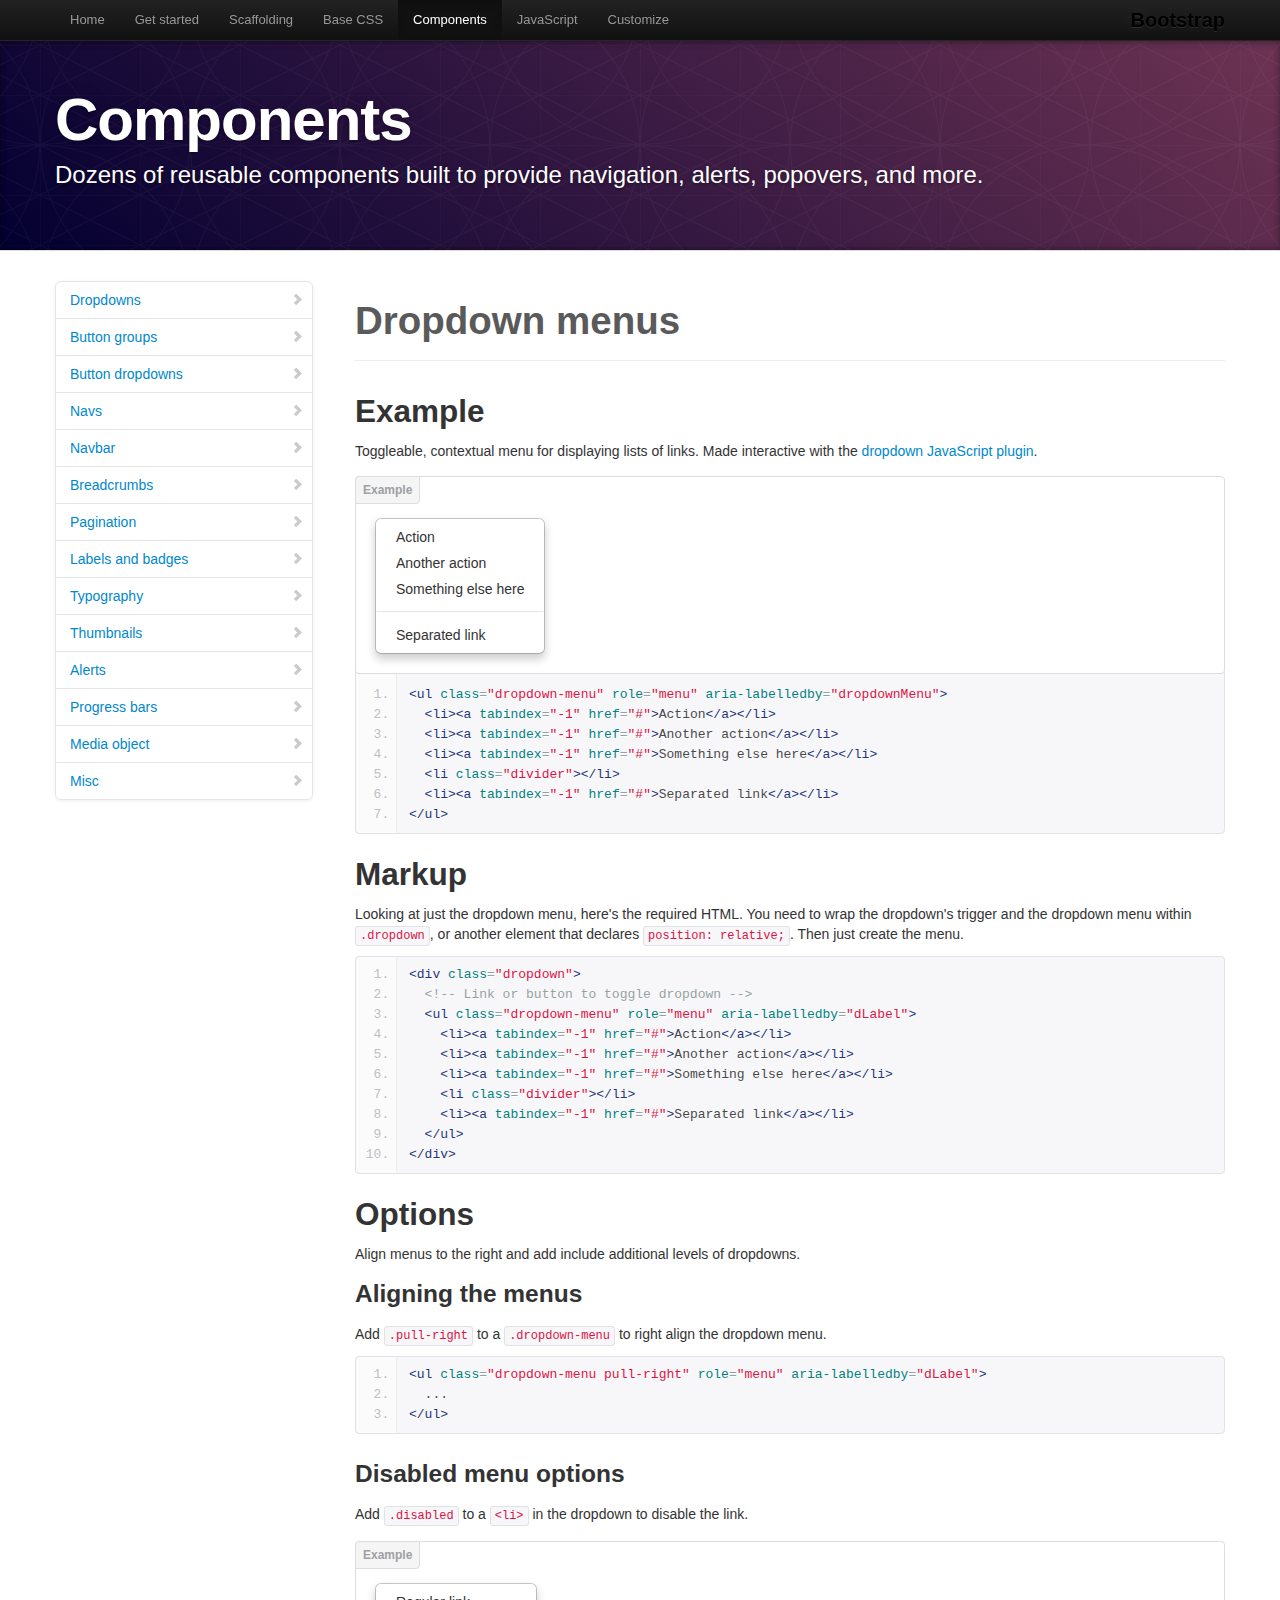
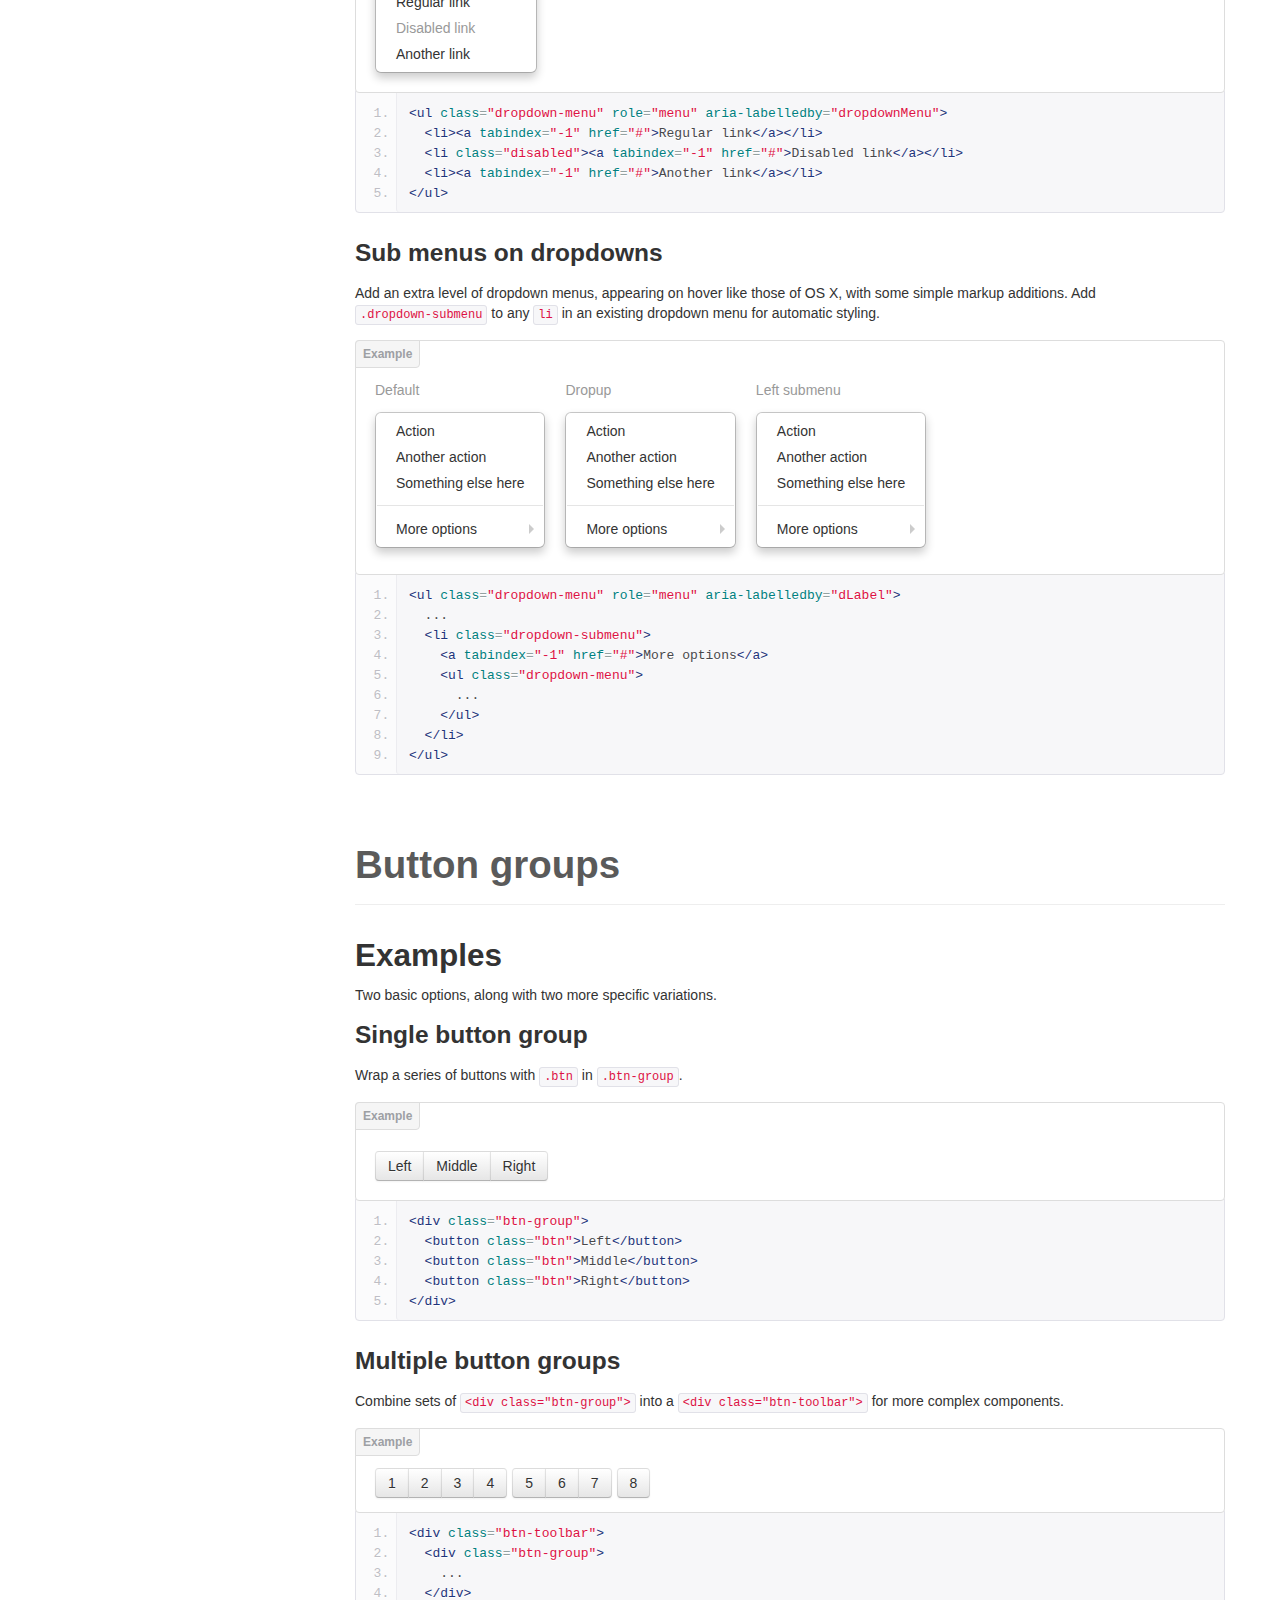
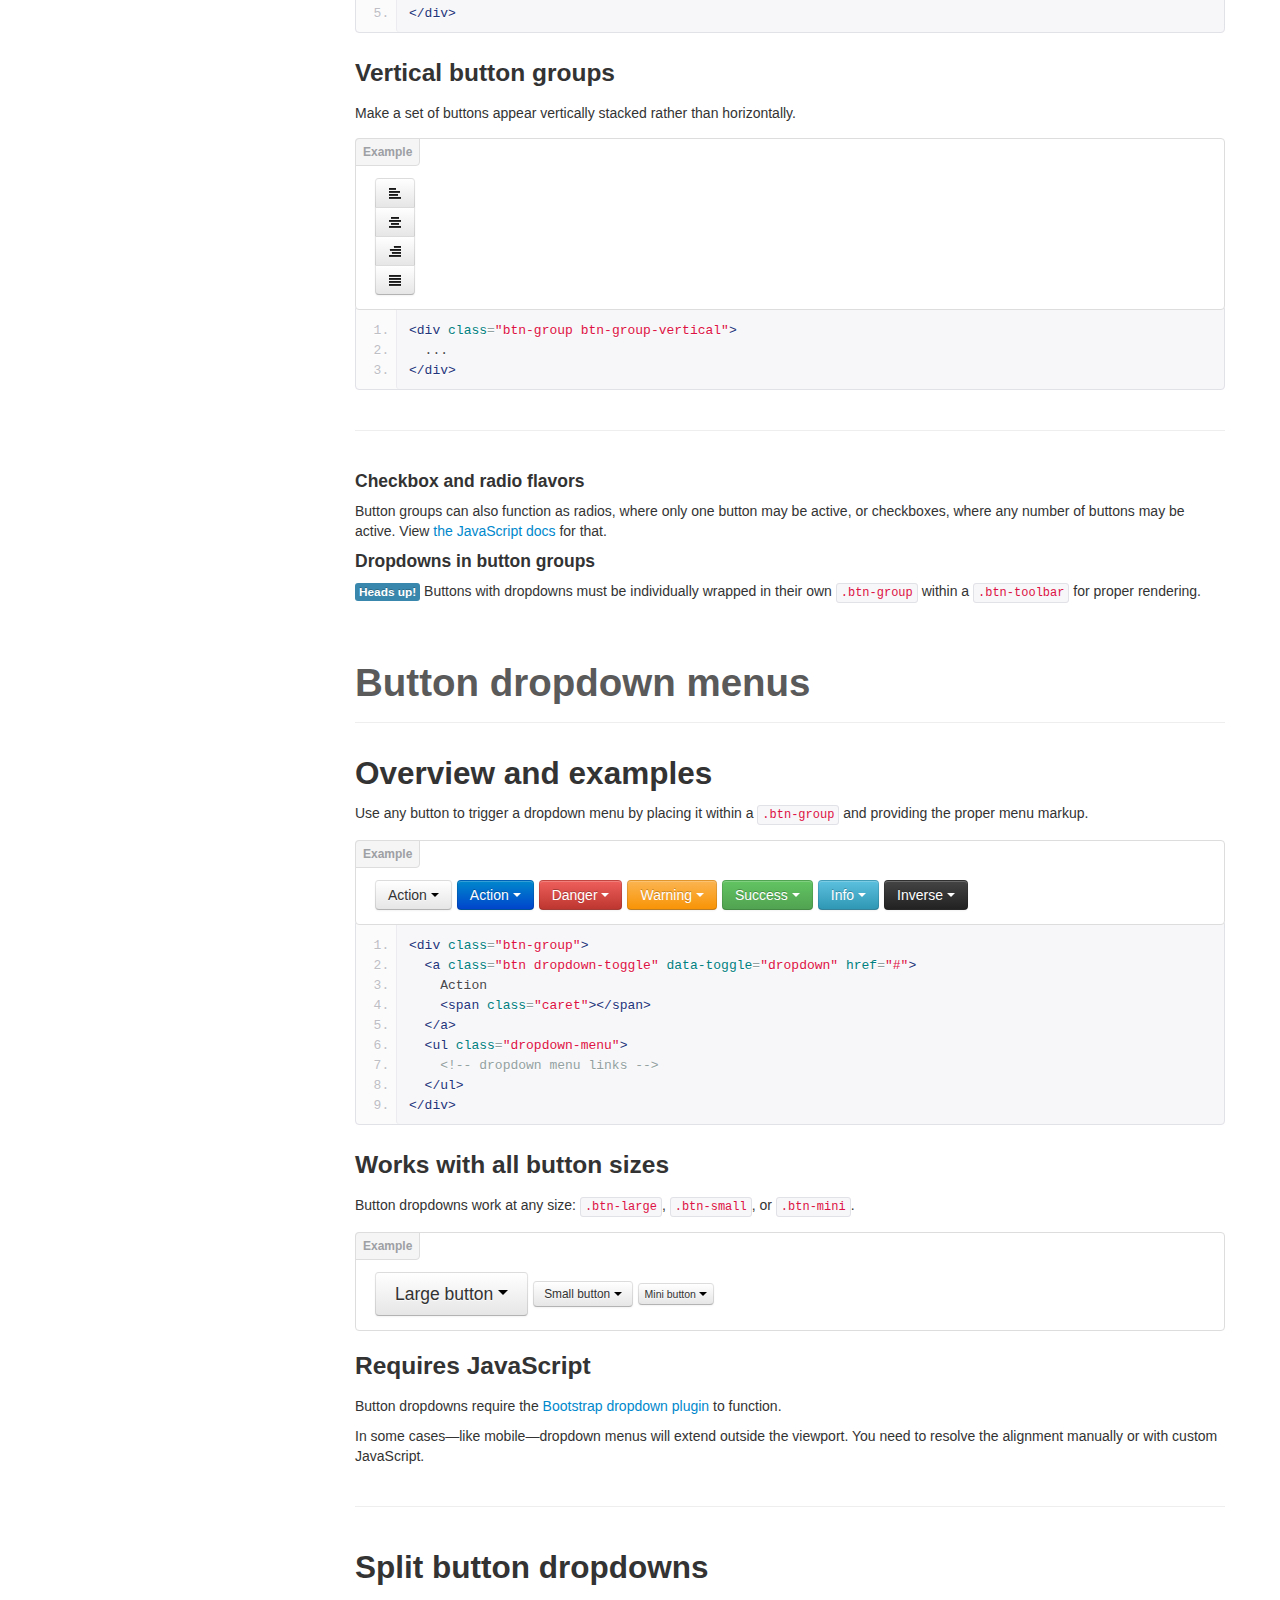
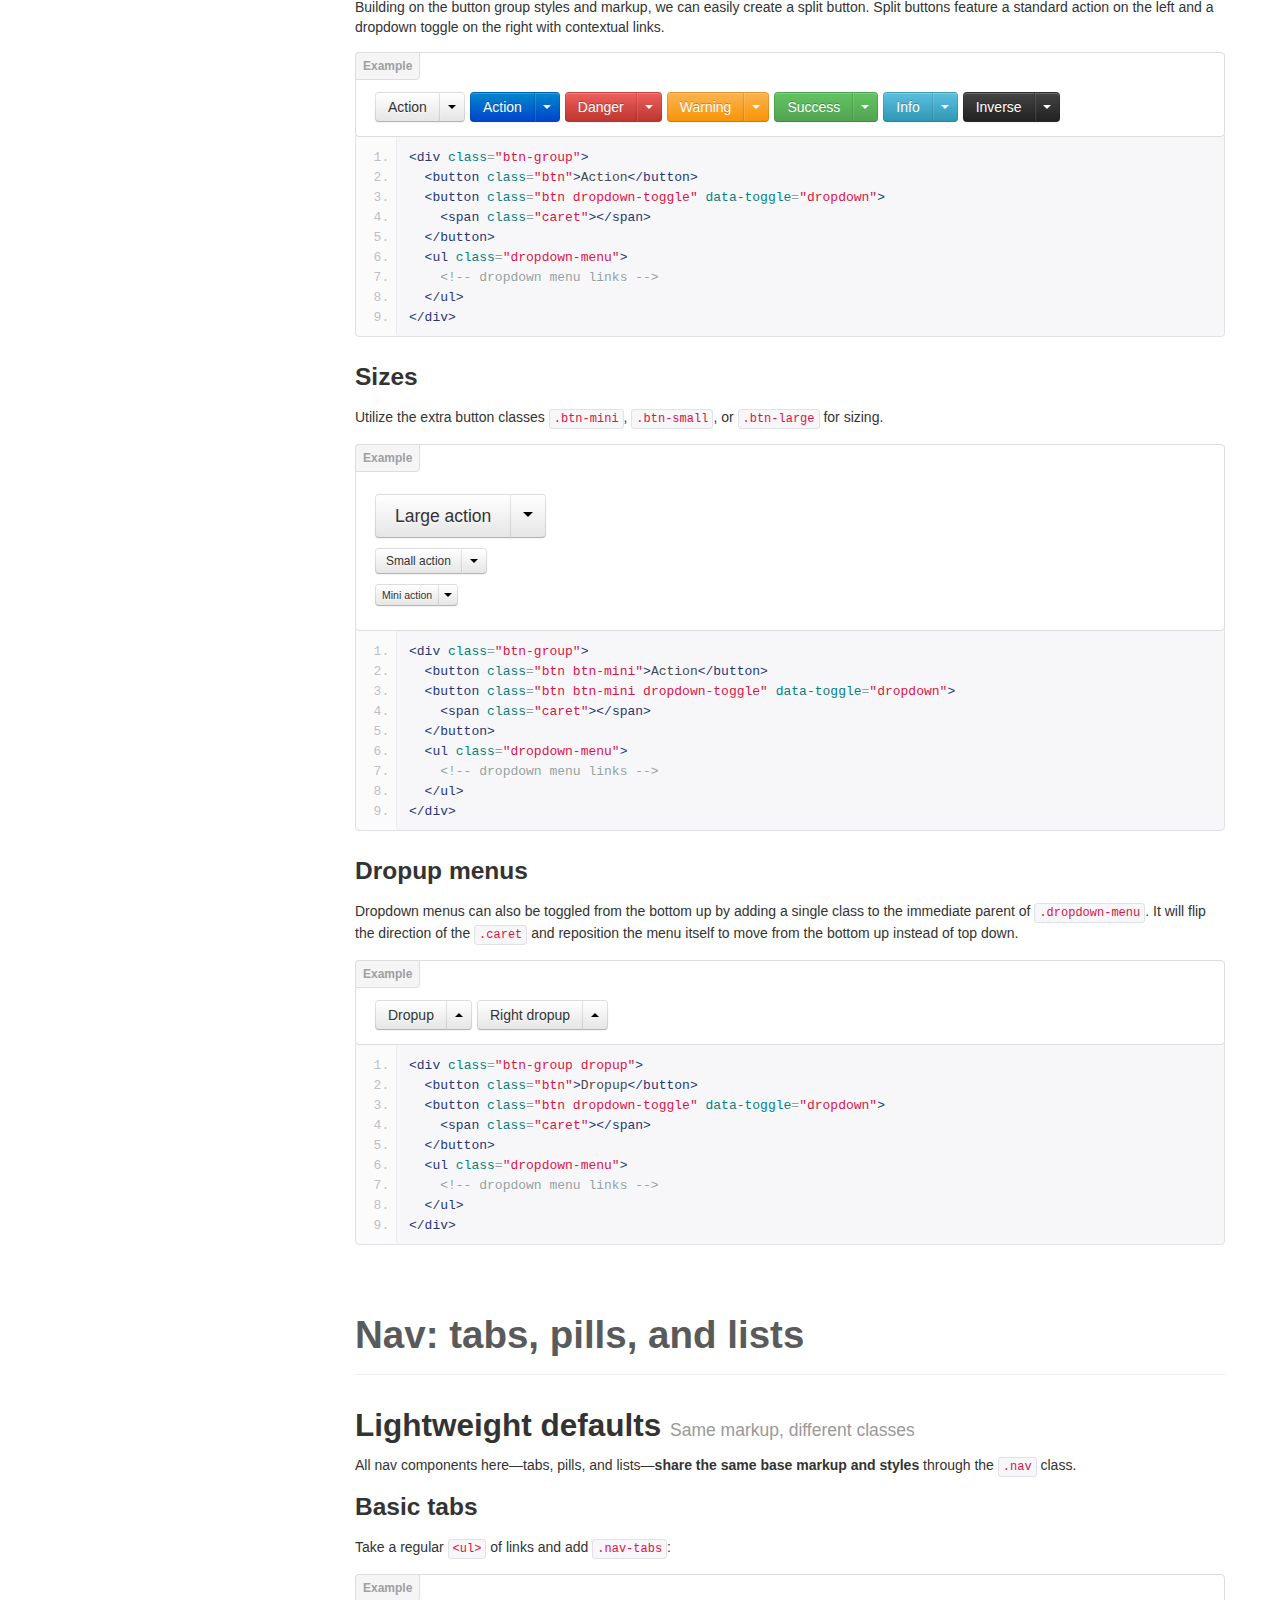
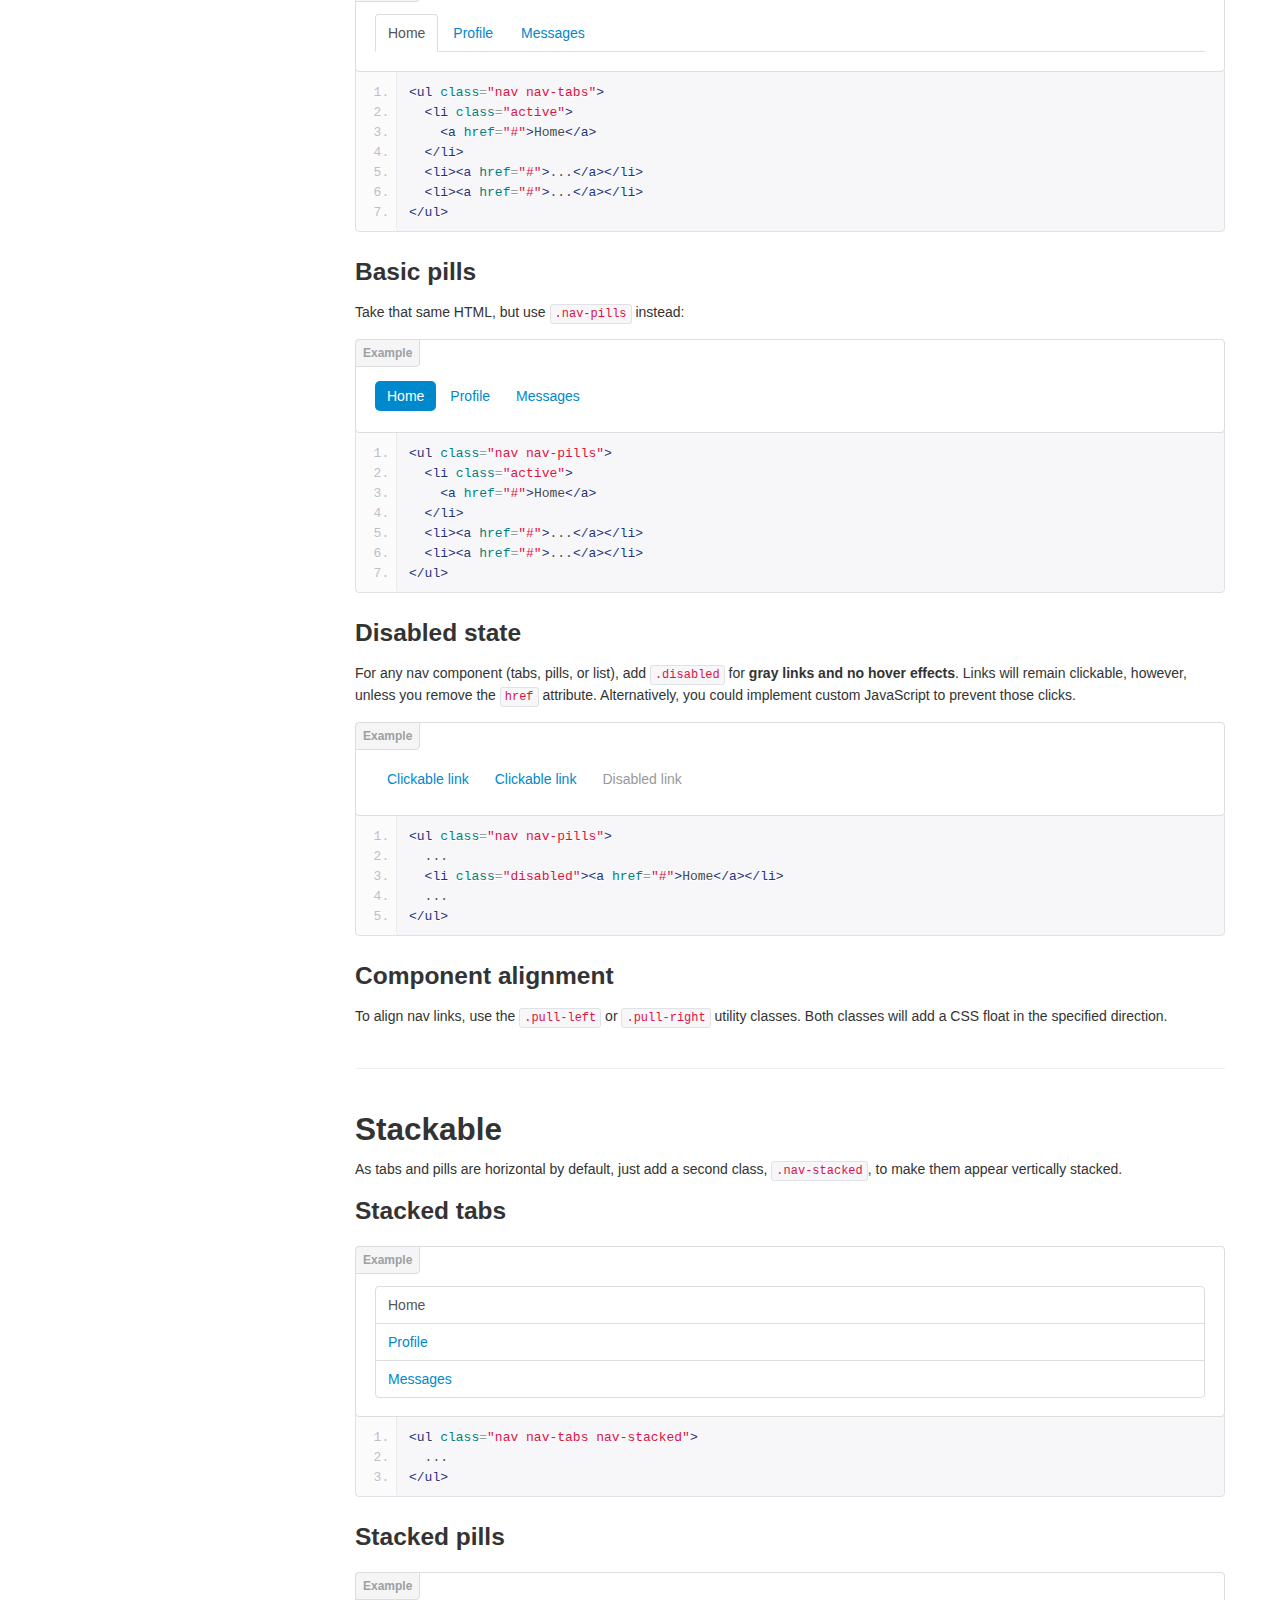
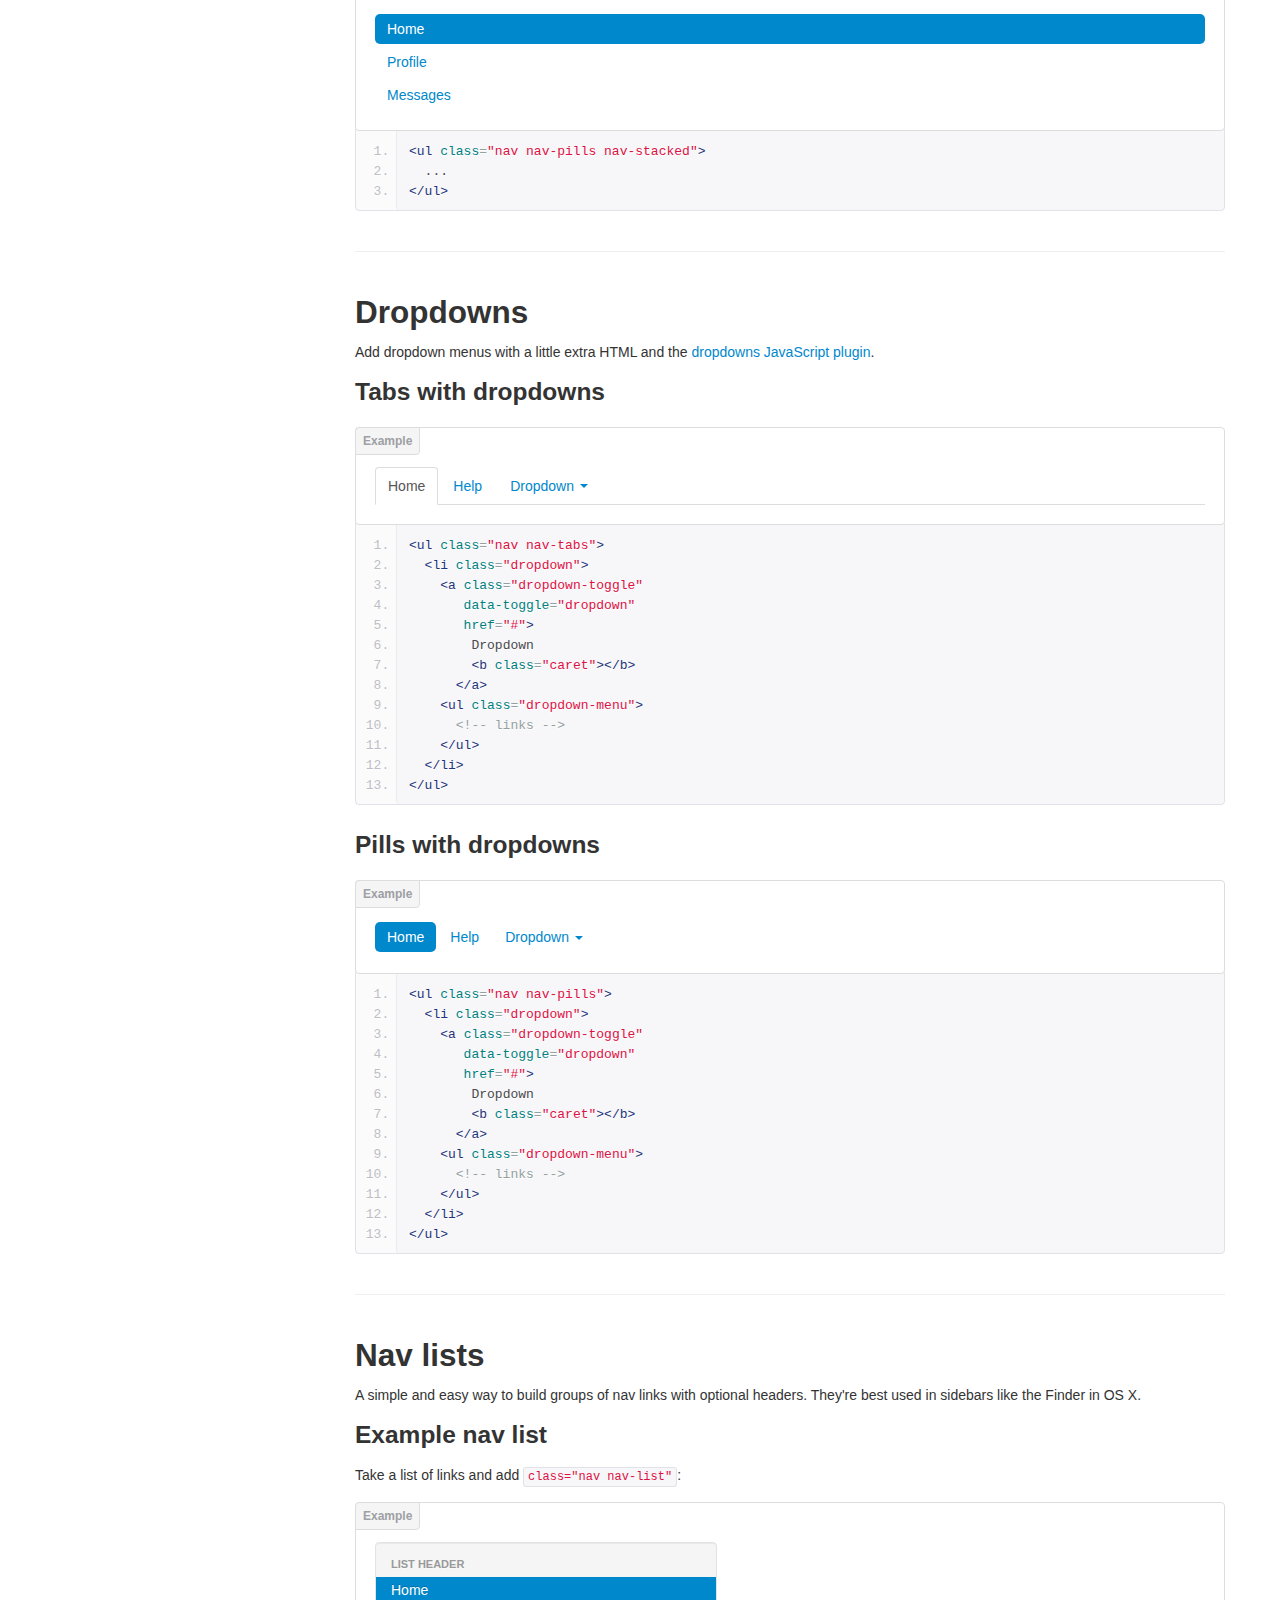
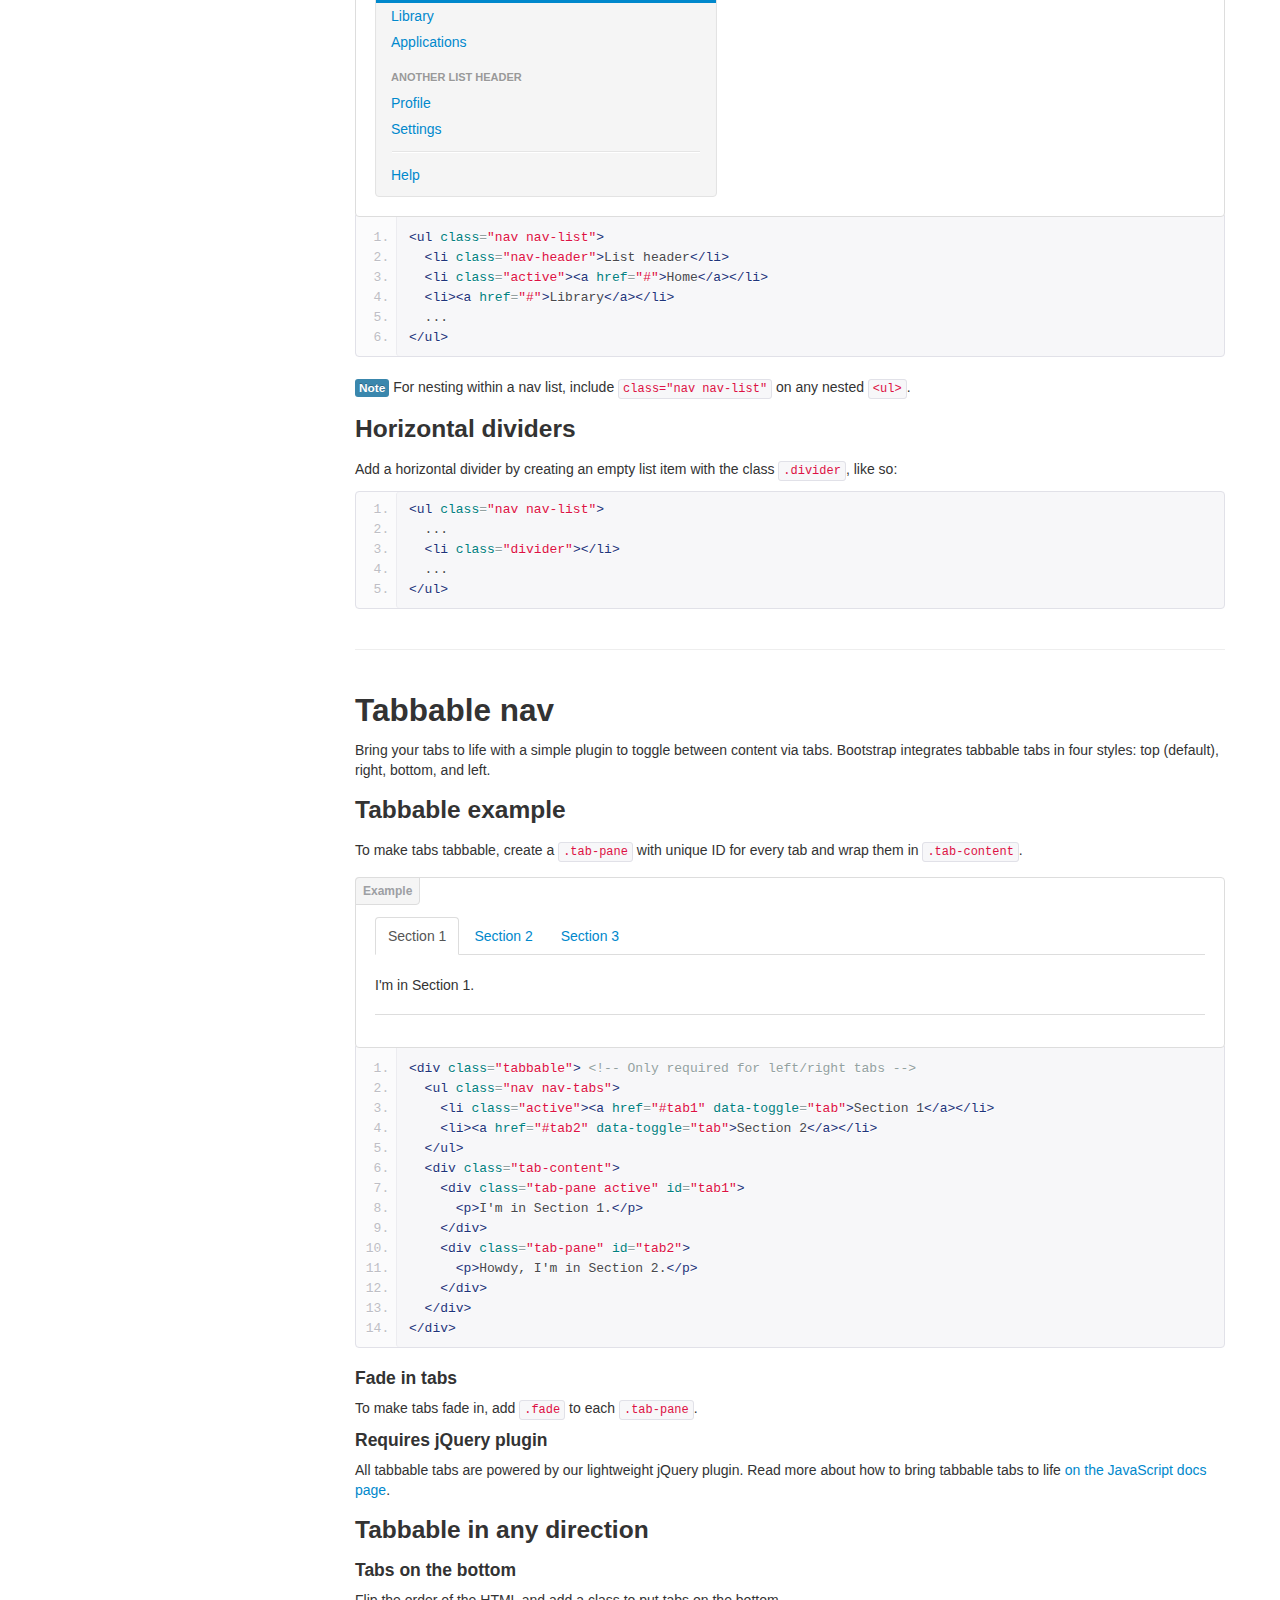
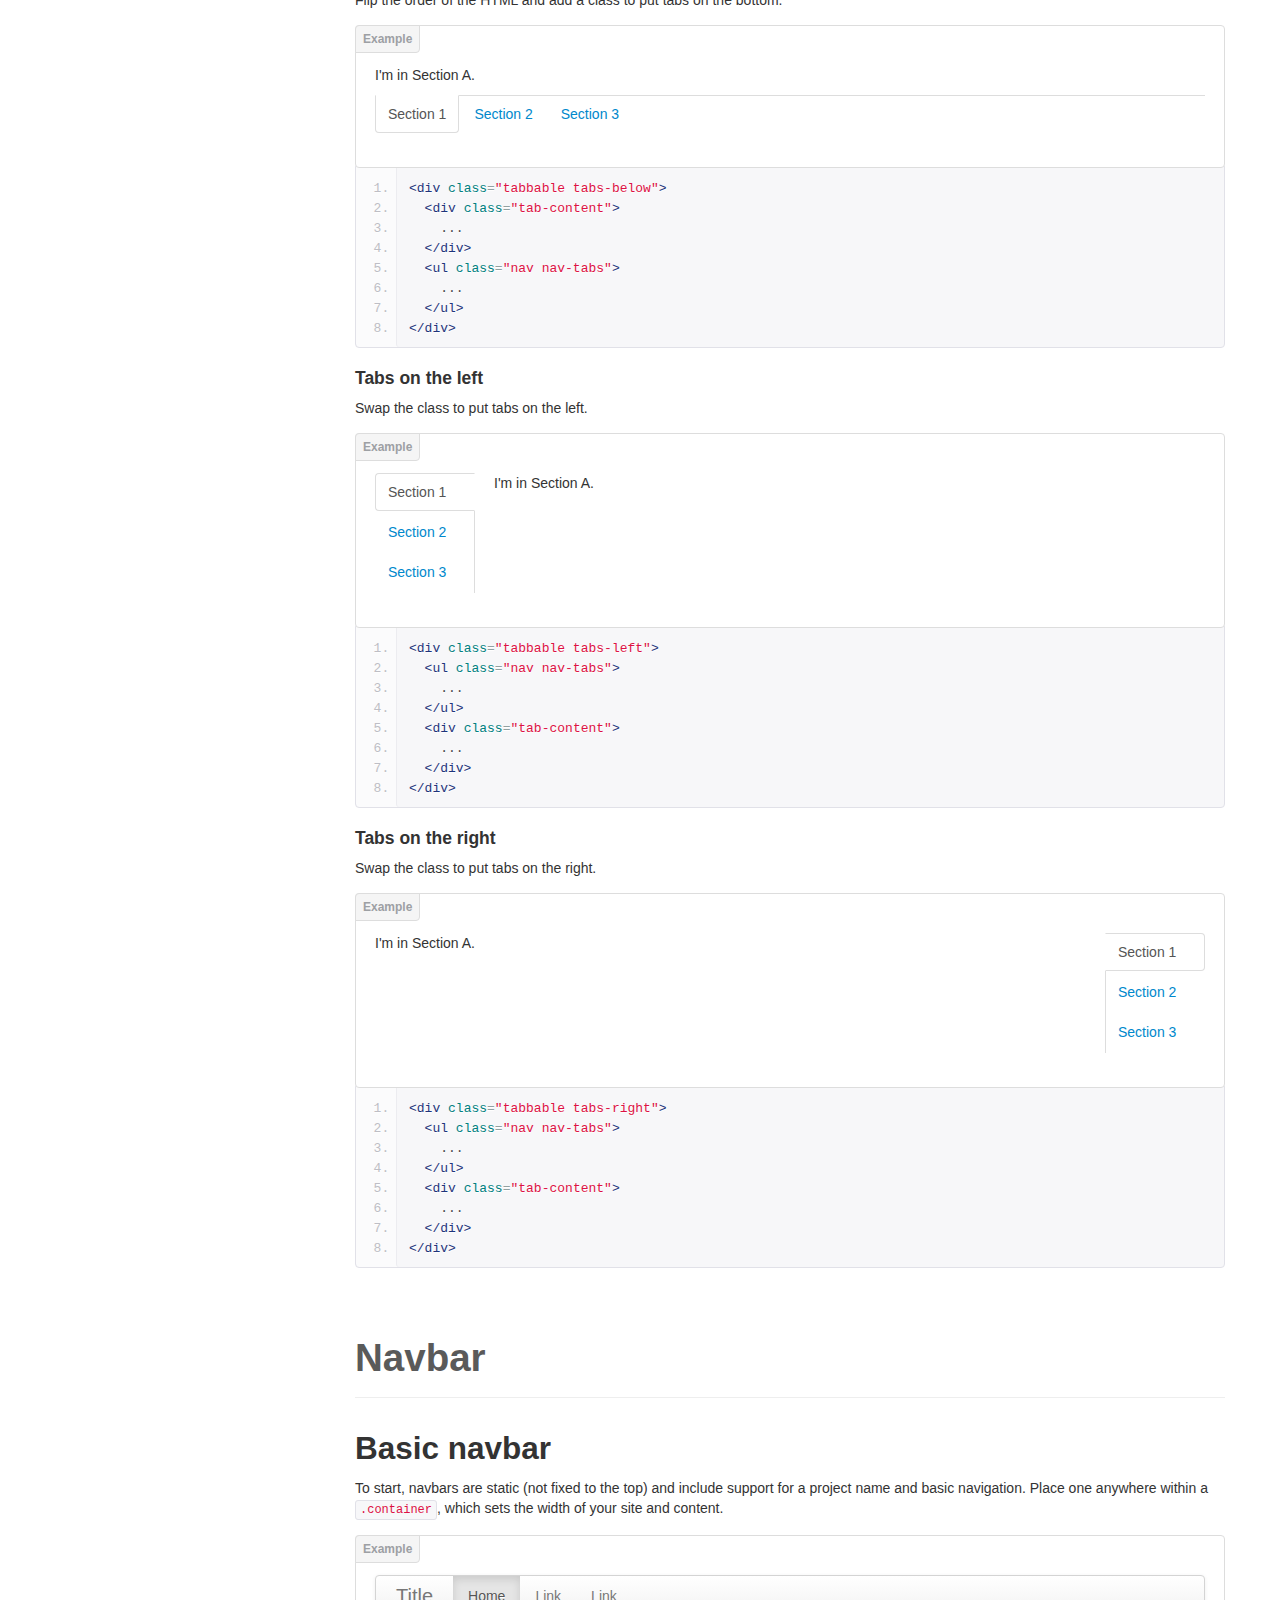
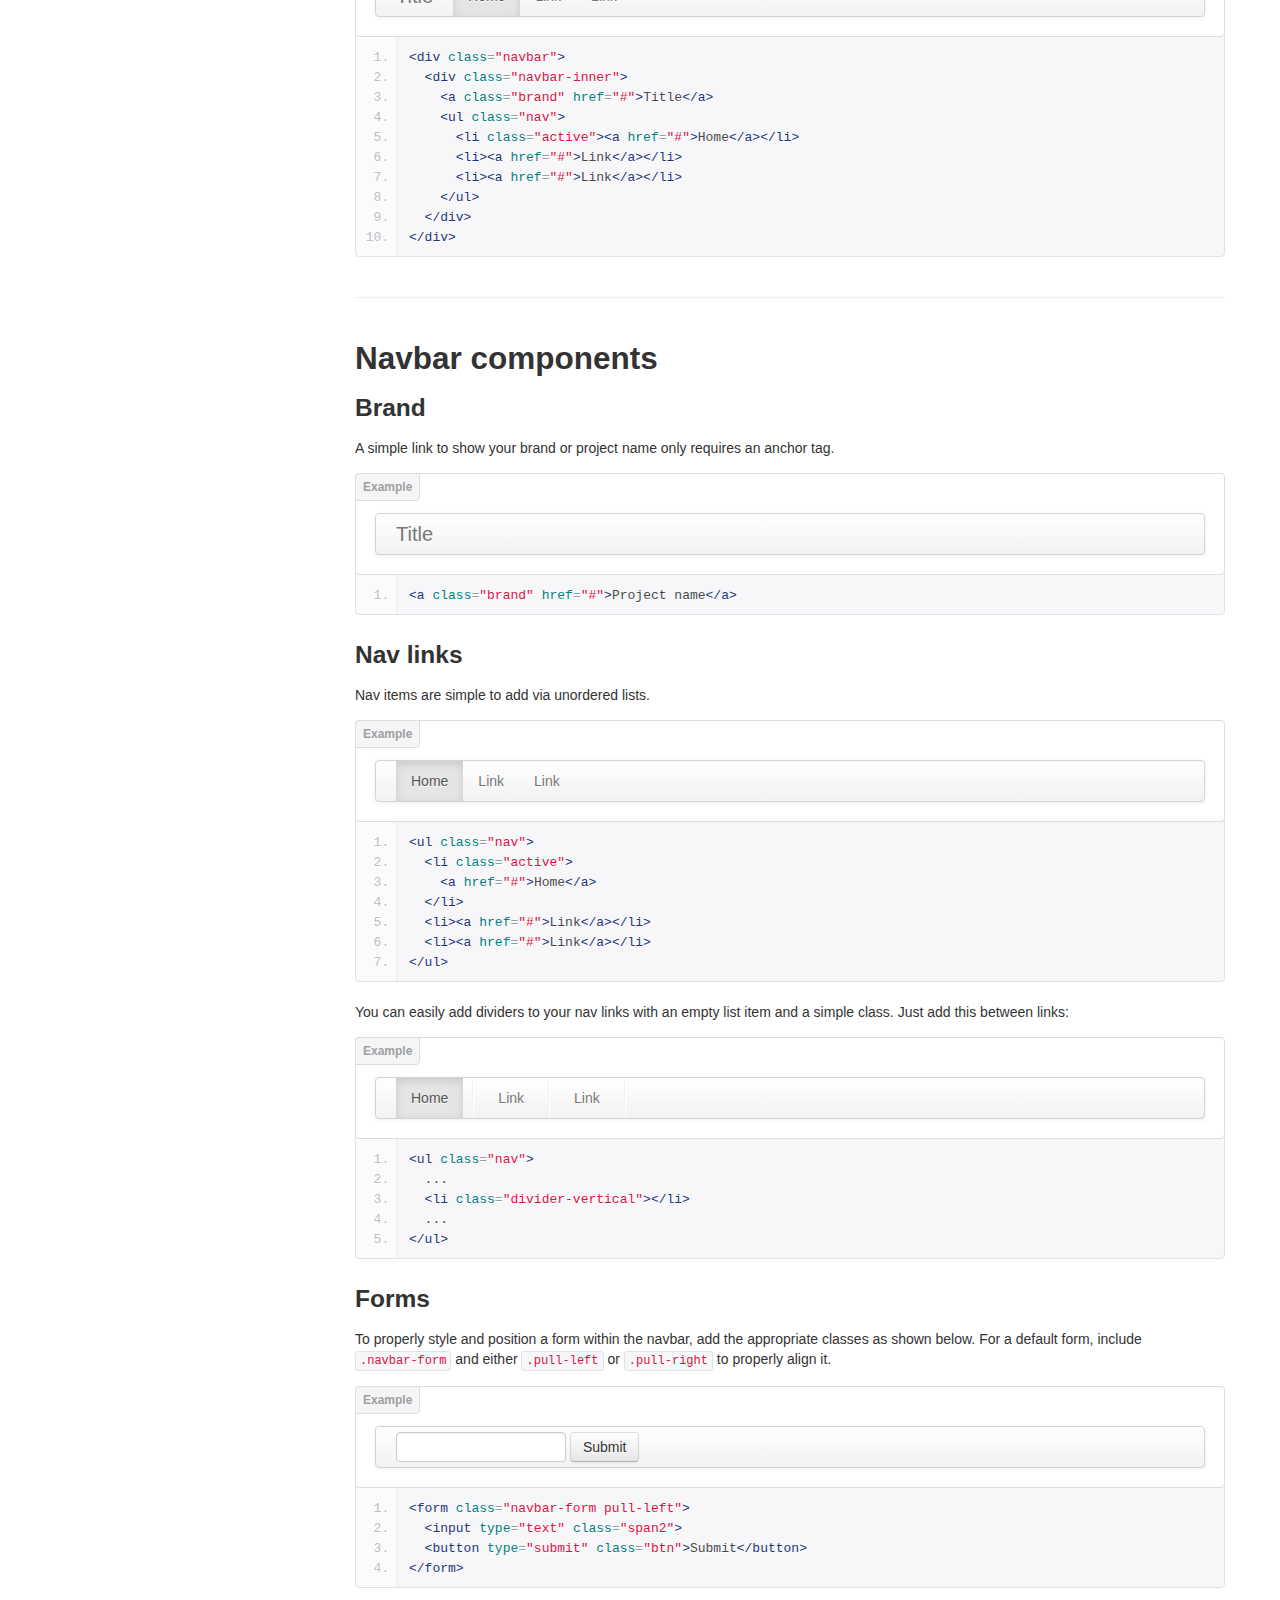
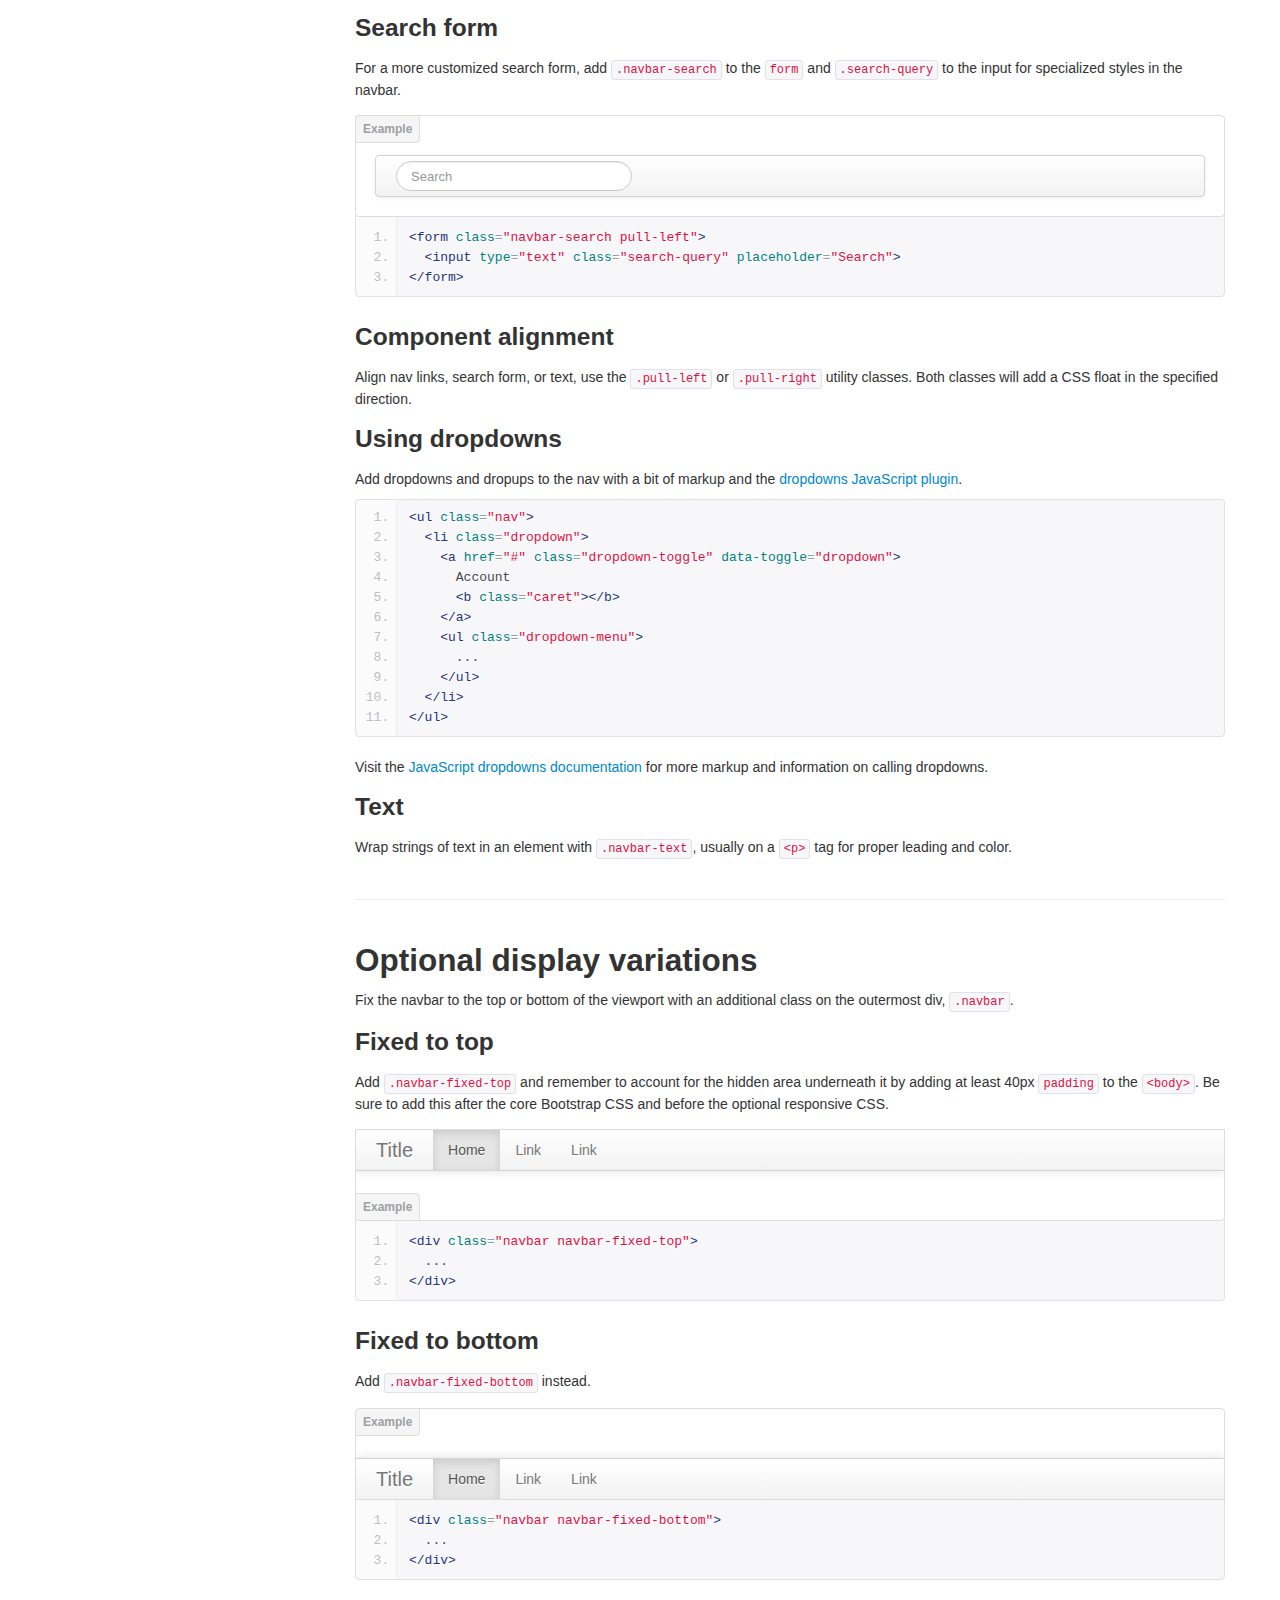
<file: docs/components.html>
<!DOCTYPE html>
<html lang="en">
  <head>
    <meta charset="utf-8">
    <title>Components · Bootstrap</title>
    <meta name="viewport" content="width=device-width, initial-scale=1.0">
    <meta name="description" content="">
    <meta name="author" content="">

    <!-- Le styles -->
    <link href="assets/css/bootstrap.css" rel="stylesheet">
    <link href="assets/css/bootstrap-responsive.css" rel="stylesheet">
    <link href="assets/css/docs.css" rel="stylesheet">
    <link href="assets/js/google-code-prettify/prettify.css" rel="stylesheet">

    <!-- Le HTML5 shim, for IE6-8 support of HTML5 elements -->
    <!--[if lt IE 9]>
      <script src="assets/js/html5shiv.js"></script>
    <![endif]-->

    <!-- Le fav and touch icons -->
    <link rel="apple-touch-icon-precomposed" sizes="144x144" href="assets/ico/apple-touch-icon-144-precomposed.png">
    <link rel="apple-touch-icon-precomposed" sizes="114x114" href="assets/ico/apple-touch-icon-114-precomposed.png">
      <link rel="apple-touch-icon-precomposed" sizes="72x72" href="assets/ico/apple-touch-icon-72-precomposed.png">
                    <link rel="apple-touch-icon-precomposed" href="assets/ico/apple-touch-icon-57-precomposed.png">
                                   <link rel="shortcut icon" href="assets/ico/favicon.png">

  </head>

  <body data-spy="scroll" data-target=".bs-docs-sidebar">

    <!-- Navbar
    ================================================== -->
    <div class="navbar navbar-inverse navbar-fixed-top">
      <div class="navbar-inner">
        <div class="container">
          <button type="button" class="btn btn-navbar" data-toggle="collapse" data-target=".nav-collapse">
            <span class="icon-bar"></span>
            <span class="icon-bar"></span>
            <span class="icon-bar"></span>
          </button>
          <a class="brand" href="./index.html">Bootstrap</a>
          <div class="nav-collapse collapse">
            <ul class="nav">
              <li class="">
                <a href="./index.html">Home</a>
              </li>
              <li class="">
                <a href="./getting-started.html">Get started</a>
              </li>
              <li class="">
                <a href="./scaffolding.html">Scaffolding</a>
              </li>
              <li class="">
                <a href="./base-css.html">Base CSS</a>
              </li>
              <li class="active">
                <a href="./components.html">Components</a>
              </li>
              <li class="">
                <a href="./javascript.html">JavaScript</a>
              </li>
              <li class="">
                <a href="./customize.html">Customize</a>
              </li>
            </ul>
          </div>
        </div>
      </div>
    </div>

<!-- Subhead
================================================== -->
<header class="jumbotron subhead" id="overview">
  <div class="container">
    <h1>Components</h1>
    <p class="lead">Dozens of reusable components built to provide navigation, alerts, popovers, and more.</p>
  </div>
</header>


  <div class="container">

    <!-- Docs nav
    ================================================== -->
    <div class="row">
      <div class="span3 bs-docs-sidebar">
        <ul class="nav nav-list bs-docs-sidenav">
          <li><a href="#dropdowns"><i class="icon-chevron-right"></i> Dropdowns</a></li>
          <li><a href="#buttonGroups"><i class="icon-chevron-right"></i> Button groups</a></li>
          <li><a href="#buttonDropdowns"><i class="icon-chevron-right"></i> Button dropdowns</a></li>
          <li><a href="#navs"><i class="icon-chevron-right"></i> Navs</a></li>
          <li><a href="#navbar"><i class="icon-chevron-right"></i> Navbar</a></li>
          <li><a href="#breadcrumbs"><i class="icon-chevron-right"></i> Breadcrumbs</a></li>
          <li><a href="#pagination"><i class="icon-chevron-right"></i> Pagination</a></li>
          <li><a href="#labels-badges"><i class="icon-chevron-right"></i> Labels and badges</a></li>
          <li><a href="#typography"><i class="icon-chevron-right"></i> Typography</a></li>
          <li><a href="#thumbnails"><i class="icon-chevron-right"></i> Thumbnails</a></li>
          <li><a href="#alerts"><i class="icon-chevron-right"></i> Alerts</a></li>
          <li><a href="#progress"><i class="icon-chevron-right"></i> Progress bars</a></li>
          <li><a href="#media"><i class="icon-chevron-right"></i> Media object</a></li>
          <li><a href="#misc"><i class="icon-chevron-right"></i> Misc</a></li>
        </ul>
      </div>
      <div class="span9">



        <!-- Dropdowns
        ================================================== -->
        <section id="dropdowns">
          <div class="page-header">
            <h1>Dropdown menus</h1>
          </div>

          <h2>Example</h2>
          <p>Toggleable, contextual menu for displaying lists of links. Made interactive with the <a href="./javascript.html#dropdowns">dropdown JavaScript plugin</a>.</p>
          <div class="bs-docs-example">
            <div class="dropdown clearfix">
              <ul class="dropdown-menu" role="menu" aria-labelledby="dropdownMenu" style="display: block; position: static; margin-bottom: 5px; *width: 180px;">
                <li><a tabindex="-1" href="#">Action</a></li>
                <li><a tabindex="-1" href="#">Another action</a></li>
                <li><a tabindex="-1" href="#">Something else here</a></li>
                <li class="divider"></li>
                <li><a tabindex="-1" href="#">Separated link</a></li>
              </ul>
            </div>
          </div>
<pre class="prettyprint linenums">
&lt;ul class="dropdown-menu" role="menu" aria-labelledby="dropdownMenu"&gt;
  &lt;li&gt;&lt;a tabindex="-1" href="#"&gt;Action&lt;/a&gt;&lt;/li&gt;
  &lt;li&gt;&lt;a tabindex="-1" href="#"&gt;Another action&lt;/a&gt;&lt;/li&gt;
  &lt;li&gt;&lt;a tabindex="-1" href="#"&gt;Something else here&lt;/a&gt;&lt;/li&gt;
  &lt;li class="divider"&gt;&lt;/li&gt;
  &lt;li&gt;&lt;a tabindex="-1" href="#"&gt;Separated link&lt;/a&gt;&lt;/li&gt;
&lt;/ul&gt;
</pre>

          <h2>Markup</h2>
          <p>Looking at just the dropdown menu, here's the required HTML. You need to wrap the dropdown's trigger and the dropdown menu within <code>.dropdown</code>, or another element that declares <code>position: relative;</code>. Then just create the menu.</p>

<pre class="prettyprint linenums">
&lt;div class="dropdown"&gt;
  &lt;!-- Link or button to toggle dropdown --&gt;
  &lt;ul class="dropdown-menu" role="menu" aria-labelledby="dLabel"&gt;
    &lt;li&gt;&lt;a tabindex="-1" href="#"&gt;Action&lt;/a&gt;&lt;/li&gt;
    &lt;li&gt;&lt;a tabindex="-1" href="#"&gt;Another action&lt;/a&gt;&lt;/li&gt;
    &lt;li&gt;&lt;a tabindex="-1" href="#"&gt;Something else here&lt;/a&gt;&lt;/li&gt;
    &lt;li class="divider"&gt;&lt;/li&gt;
    &lt;li&gt;&lt;a tabindex="-1" href="#"&gt;Separated link&lt;/a&gt;&lt;/li&gt;
  &lt;/ul&gt;
&lt;/div&gt;
</pre>

          <h2>Options</h2>
          <p>Align menus to the right and add include additional levels of dropdowns.</p>

          <h3>Aligning the menus</h3>
          <p>Add <code>.pull-right</code> to a <code>.dropdown-menu</code> to right align the dropdown menu.</p>
<pre class="prettyprint linenums">
&lt;ul class="dropdown-menu pull-right" role="menu" aria-labelledby="dLabel"&gt;
  ...
&lt;/ul&gt;
</pre>

          <h3>Disabled menu options</h3>
          <p>Add <code>.disabled</code> to a <code>&lt;li&gt;</code> in the dropdown to disable the link.</p>
          <div class="bs-docs-example">
            <div class="dropdown clearfix">
              <ul class="dropdown-menu" role="menu" aria-labelledby="dropdownMenu" style="display: block; position: static; margin-bottom: 5px; *width: 180px;">
                <li><a tabindex="-1" href="#">Regular link</a></li>
                <li class="disabled"><a tabindex="-1" href="#">Disabled link</a></li>
                <li><a tabindex="-1" href="#">Another link</a></li>
              </ul>
            </div>
          </div>
<pre class="prettyprint linenums">
&lt;ul class="dropdown-menu" role="menu" aria-labelledby="dropdownMenu"&gt;
  &lt;li&gt;&lt;a tabindex="-1" href="#"&gt;Regular link&lt;/a&gt;&lt;/li&gt;
  &lt;li class="disabled"&gt;&lt;a tabindex="-1" href="#"&gt;Disabled link&lt;/a&gt;&lt;/li&gt;
  &lt;li&gt;&lt;a tabindex="-1" href="#"&gt;Another link&lt;/a&gt;&lt;/li&gt;
&lt;/ul&gt;
</pre>

          <h3>Sub menus on dropdowns</h3>
          <p>Add an extra level of dropdown menus, appearing on hover like those of OS X, with some simple markup additions. Add <code>.dropdown-submenu</code> to any <code>li</code> in an existing dropdown menu for automatic styling.</p>
          <div class="bs-docs-example bs-docs-example-submenus">

            <div class="pull-left">
              <p class="muted">Default</p>
              <div class="dropdown clearfix">
                <ul class="dropdown-menu" role="menu" aria-labelledby="dropdownMenu">
                  <li><a tabindex="-1" href="#">Action</a></li>
                  <li><a tabindex="-1" href="#">Another action</a></li>
                  <li><a tabindex="-1" href="#">Something else here</a></li>
                  <li class="divider"></li>
                  <li class="dropdown-submenu">
                    <a tabindex="-1" href="#">More options</a>
                    <ul class="dropdown-menu">
                      <li><a tabindex="-1" href="#">Second level link</a></li>
                      <li><a tabindex="-1" href="#">Second level link</a></li>
                      <li><a tabindex="-1" href="#">Second level link</a></li>
                      <li><a tabindex="-1" href="#">Second level link</a></li>
                      <li><a tabindex="-1" href="#">Second level link</a></li>
                    </ul>
                  </li>
                </ul>
              </div>
            </div>

            <div class="pull-left">
              <p class="muted">Dropup</p>
              <div class="dropup">
                <ul class="dropdown-menu" role="menu" aria-labelledby="dropdownMenu">
                  <li><a tabindex="-1" href="#">Action</a></li>
                  <li><a tabindex="-1" href="#">Another action</a></li>
                  <li><a tabindex="-1" href="#">Something else here</a></li>
                  <li class="divider"></li>
                  <li class="dropdown-submenu">
                    <a tabindex="-1" href="#">More options</a>
                    <ul class="dropdown-menu">
                      <li><a tabindex="-1" href="#">Second level link</a></li>
                      <li><a tabindex="-1" href="#">Second level link</a></li>
                      <li><a tabindex="-1" href="#">Second level link</a></li>
                      <li><a tabindex="-1" href="#">Second level link</a></li>
                      <li><a tabindex="-1" href="#">Second level link</a></li>
                    </ul>
                  </li>
                </ul>
              </div>
            </div>

            <div class="pull-left">
              <p class="muted">Left submenu</p>
              <div class="dropdown">
                <ul class="dropdown-menu" role="menu" aria-labelledby="dropdownMenu">
                  <li><a tabindex="-1" href="#">Action</a></li>
                  <li><a tabindex="-1" href="#">Another action</a></li>
                  <li><a tabindex="-1" href="#">Something else here</a></li>
                  <li class="divider"></li>
                  <li class="dropdown-submenu pull-left">
                    <a tabindex="-1" href="#">More options</a>
                    <ul class="dropdown-menu">
                      <li><a tabindex="-1" href="#">Second level link</a></li>
                      <li><a tabindex="-1" href="#">Second level link</a></li>
                      <li><a tabindex="-1" href="#">Second level link</a></li>
                      <li><a tabindex="-1" href="#">Second level link</a></li>
                      <li><a tabindex="-1" href="#">Second level link</a></li>
                    </ul>
                  </li>
                </ul>
              </div>
            </div>

          </div>
<pre class="prettyprint linenums">
&lt;ul class="dropdown-menu" role="menu" aria-labelledby="dLabel"&gt;
  ...
  &lt;li class="dropdown-submenu"&gt;
    &lt;a tabindex="-1" href="#"&gt;More options&lt;/a&gt;
    &lt;ul class="dropdown-menu"&gt;
      ...
    &lt;/ul&gt;
  &lt;/li&gt;
&lt;/ul&gt;
</pre>

        </section>




        <!-- Button Groups
        ================================================== -->
        <section id="buttonGroups">
          <div class="page-header">
            <h1>Button groups</h1>
          </div>

          <h2>Examples</h2>
          <p>Two basic options, along with two more specific variations.</p>

          <h3>Single button group</h3>
          <p>Wrap a series of buttons with <code>.btn</code> in <code>.btn-group</code>.</p>
          <div class="bs-docs-example">
            <div class="btn-group" style="margin: 9px 0 5px;">
              <button class="btn">Left</button>
              <button class="btn">Middle</button>
              <button class="btn">Right</button>
            </div>
          </div>
<pre class="prettyprint linenums">
&lt;div class="btn-group"&gt;
  &lt;button class="btn"&gt;Left&lt;/button&gt;
  &lt;button class="btn"&gt;Middle&lt;/button&gt;
  &lt;button class="btn"&gt;Right&lt;/button&gt;
&lt;/div&gt;
</pre>

          <h3>Multiple button groups</h3>
          <p>Combine sets of <code>&lt;div class="btn-group"&gt;</code> into a <code>&lt;div class="btn-toolbar"&gt;</code> for more complex components.</p>
          <div class="bs-docs-example">
            <div class="btn-toolbar" style="margin: 0;">
              <div class="btn-group">
                <button class="btn">1</button>
                <button class="btn">2</button>
                <button class="btn">3</button>
                <button class="btn">4</button>
              </div>
              <div class="btn-group">
                <button class="btn">5</button>
                <button class="btn">6</button>
                <button class="btn">7</button>
              </div>
              <div class="btn-group">
                <button class="btn">8</button>
              </div>
            </div>
          </div>
<pre class="prettyprint linenums">
&lt;div class="btn-toolbar"&gt;
  &lt;div class="btn-group"&gt;
    ...
  &lt;/div&gt;
&lt;/div&gt;
</pre>

          <h3>Vertical button groups</h3>
          <p>Make a set of buttons appear vertically stacked rather than horizontally.</p>
          <div class="bs-docs-example">
            <div class="btn-group btn-group-vertical">
              <button type="button" class="btn"><i class="icon-align-left"></i></button>
              <button type="button" class="btn"><i class="icon-align-center"></i></button>
              <button type="button" class="btn"><i class="icon-align-right"></i></button>
              <button type="button" class="btn"><i class="icon-align-justify"></i></button>
            </div>
          </div>
<pre class="prettyprint linenums">
&lt;div class="btn-group btn-group-vertical"&gt;
  ...
&lt;/div&gt;
</pre>


          <hr class="bs-docs-separator">


          <h4>Checkbox and radio flavors</h4>
          <p>Button groups can also function as radios, where only one button may be active, or checkboxes, where any number of buttons may be active. View <a href="./javascript.html#buttons">the JavaScript docs</a> for that.</p>

          <h4>Dropdowns in button groups</h4>
          <p><span class="label label-info">Heads up!</span> Buttons with dropdowns must be individually wrapped in their own <code>.btn-group</code> within a <code>.btn-toolbar</code> for proper rendering.</p>
        </section>



        <!-- Split button dropdowns
        ================================================== -->
        <section id="buttonDropdowns">
          <div class="page-header">
            <h1>Button dropdown menus</h1>
          </div>


          <h2>Overview and examples</h2>
          <p>Use any button to trigger a dropdown menu by placing it within a <code>.btn-group</code> and providing the proper menu markup.</p>
          <div class="bs-docs-example">
            <div class="btn-toolbar" style="margin: 0;">
              <div class="btn-group">
                <button class="btn dropdown-toggle" data-toggle="dropdown">Action <span class="caret"></span></button>
                <ul class="dropdown-menu">
                  <li><a href="#">Action</a></li>
                  <li><a href="#">Another action</a></li>
                  <li><a href="#">Something else here</a></li>
                  <li class="divider"></li>
                  <li><a href="#">Separated link</a></li>
                </ul>
              </div><!-- /btn-group -->
              <div class="btn-group">
                <button class="btn btn-primary dropdown-toggle" data-toggle="dropdown">Action <span class="caret"></span></button>
                <ul class="dropdown-menu">
                  <li><a href="#">Action</a></li>
                  <li><a href="#">Another action</a></li>
                  <li><a href="#">Something else here</a></li>
                  <li class="divider"></li>
                  <li><a href="#">Separated link</a></li>
                </ul>
              </div><!-- /btn-group -->
              <div class="btn-group">
                <button class="btn btn-danger dropdown-toggle" data-toggle="dropdown">Danger <span class="caret"></span></button>
                <ul class="dropdown-menu">
                  <li><a href="#">Action</a></li>
                  <li><a href="#">Another action</a></li>
                  <li><a href="#">Something else here</a></li>
                  <li class="divider"></li>
                  <li><a href="#">Separated link</a></li>
                </ul>
              </div><!-- /btn-group -->
              <div class="btn-group">
                <button class="btn btn-warning dropdown-toggle" data-toggle="dropdown">Warning <span class="caret"></span></button>
                <ul class="dropdown-menu">
                  <li><a href="#">Action</a></li>
                  <li><a href="#">Another action</a></li>
                  <li><a href="#">Something else here</a></li>
                  <li class="divider"></li>
                  <li><a href="#">Separated link</a></li>
                </ul>
              </div><!-- /btn-group -->
              <div class="btn-group">
                <button class="btn btn-success dropdown-toggle" data-toggle="dropdown">Success <span class="caret"></span></button>
                <ul class="dropdown-menu">
                  <li><a href="#">Action</a></li>
                  <li><a href="#">Another action</a></li>
                  <li><a href="#">Something else here</a></li>
                  <li class="divider"></li>
                  <li><a href="#">Separated link</a></li>
                </ul>
              </div><!-- /btn-group -->
              <div class="btn-group">
                <button class="btn btn-info dropdown-toggle" data-toggle="dropdown">Info <span class="caret"></span></button>
                <ul class="dropdown-menu">
                  <li><a href="#">Action</a></li>
                  <li><a href="#">Another action</a></li>
                  <li><a href="#">Something else here</a></li>
                  <li class="divider"></li>
                  <li><a href="#">Separated link</a></li>
                </ul>
              </div><!-- /btn-group -->
              <div class="btn-group">
                <button class="btn btn-inverse dropdown-toggle" data-toggle="dropdown">Inverse <span class="caret"></span></button>
                <ul class="dropdown-menu">
                  <li><a href="#">Action</a></li>
                  <li><a href="#">Another action</a></li>
                  <li><a href="#">Something else here</a></li>
                  <li class="divider"></li>
                  <li><a href="#">Separated link</a></li>
                </ul>
              </div><!-- /btn-group -->
            </div><!-- /btn-toolbar -->
          </div>
<pre class="prettyprint linenums">
&lt;div class="btn-group"&gt;
  &lt;a class="btn dropdown-toggle" data-toggle="dropdown" href="#"&gt;
    Action
    &lt;span class="caret"&gt;&lt;/span&gt;
  &lt;/a&gt;
  &lt;ul class="dropdown-menu"&gt;
    &lt;!-- dropdown menu links --&gt;
  &lt;/ul&gt;
&lt;/div&gt;
</pre>

          <h3>Works with all button sizes</h3>
          <p>Button dropdowns work at any size:  <code>.btn-large</code>, <code>.btn-small</code>, or <code>.btn-mini</code>.</p>
          <div class="bs-docs-example">
            <div class="btn-toolbar" style="margin: 0;">
              <div class="btn-group">
                <button class="btn btn-large dropdown-toggle" data-toggle="dropdown">Large button <span class="caret"></span></button>
                <ul class="dropdown-menu">
                  <li><a href="#">Action</a></li>
                  <li><a href="#">Another action</a></li>
                  <li><a href="#">Something else here</a></li>
                  <li class="divider"></li>
                  <li><a href="#">Separated link</a></li>
                </ul>
              </div><!-- /btn-group -->
              <div class="btn-group">
                <button class="btn btn-small dropdown-toggle" data-toggle="dropdown">Small button <span class="caret"></span></button>
                <ul class="dropdown-menu">
                  <li><a href="#">Action</a></li>
                  <li><a href="#">Another action</a></li>
                  <li><a href="#">Something else here</a></li>
                  <li class="divider"></li>
                  <li><a href="#">Separated link</a></li>
                </ul>
              </div><!-- /btn-group -->
              <div class="btn-group">
                <button class="btn btn-mini dropdown-toggle" data-toggle="dropdown">Mini button <span class="caret"></span></button>
                <ul class="dropdown-menu">
                  <li><a href="#">Action</a></li>
                  <li><a href="#">Another action</a></li>
                  <li><a href="#">Something else here</a></li>
                  <li class="divider"></li>
                  <li><a href="#">Separated link</a></li>
                </ul>
              </div><!-- /btn-group -->
            </div><!-- /btn-toolbar -->
          </div>

          <h3>Requires JavaScript</h3>
          <p>Button dropdowns require the <a href="./javascript.html#dropdowns">Bootstrap dropdown plugin</a> to function.</p>
          <p>In some cases&mdash;like mobile&mdash;dropdown menus will extend outside the viewport. You need to resolve the alignment manually or with custom JavaScript.</p>


          <hr class="bs-docs-separator">


          <h2>Split button dropdowns</h2>
          <p>Building on the button group styles and markup, we can easily create a split button. Split buttons feature a standard action on the left and a dropdown toggle on the right with contextual links.</p>
          <div class="bs-docs-example">
            <div class="btn-toolbar" style="margin: 0;">
              <div class="btn-group">
                <button class="btn">Action</button>
                <button class="btn dropdown-toggle" data-toggle="dropdown"><span class="caret"></span></button>
                <ul class="dropdown-menu">
                  <li><a href="#">Action</a></li>
                  <li><a href="#">Another action</a></li>
                  <li><a href="#">Something else here</a></li>
                  <li class="divider"></li>
                  <li><a href="#">Separated link</a></li>
                </ul>
              </div><!-- /btn-group -->
              <div class="btn-group">
                <button class="btn btn-primary">Action</button>
                <button class="btn btn-primary dropdown-toggle" data-toggle="dropdown"><span class="caret"></span></button>
                <ul class="dropdown-menu">
                  <li><a href="#">Action</a></li>
                  <li><a href="#">Another action</a></li>
                  <li><a href="#">Something else here</a></li>
                  <li class="divider"></li>
                  <li><a href="#">Separated link</a></li>
                </ul>
              </div><!-- /btn-group -->
              <div class="btn-group">
                <button class="btn btn-danger">Danger</button>
                <button class="btn btn-danger dropdown-toggle" data-toggle="dropdown"><span class="caret"></span></button>
                <ul class="dropdown-menu">
                  <li><a href="#">Action</a></li>
                  <li><a href="#">Another action</a></li>
                  <li><a href="#">Something else here</a></li>
                  <li class="divider"></li>
                  <li><a href="#">Separated link</a></li>
                </ul>
              </div><!-- /btn-group -->
              <div class="btn-group">
                <button class="btn btn-warning">Warning</button>
                <button class="btn btn-warning dropdown-toggle" data-toggle="dropdown"><span class="caret"></span></button>
                <ul class="dropdown-menu">
                  <li><a href="#">Action</a></li>
                  <li><a href="#">Another action</a></li>
                  <li><a href="#">Something else here</a></li>
                  <li class="divider"></li>
                  <li><a href="#">Separated link</a></li>
                </ul>
              </div><!-- /btn-group -->
              <div class="btn-group">
                <button class="btn btn-success">Success</button>
                <button class="btn btn-success dropdown-toggle" data-toggle="dropdown"><span class="caret"></span></button>
                <ul class="dropdown-menu">
                  <li><a href="#">Action</a></li>
                  <li><a href="#">Another action</a></li>
                  <li><a href="#">Something else here</a></li>
                  <li class="divider"></li>
                  <li><a href="#">Separated link</a></li>
                </ul>
              </div><!-- /btn-group -->
              <div class="btn-group">
                <button class="btn btn-info">Info</button>
                <button class="btn btn-info dropdown-toggle" data-toggle="dropdown"><span class="caret"></span></button>
                <ul class="dropdown-menu">
                  <li><a href="#">Action</a></li>
                  <li><a href="#">Another action</a></li>
                  <li><a href="#">Something else here</a></li>
                  <li class="divider"></li>
                  <li><a href="#">Separated link</a></li>
                </ul>
              </div><!-- /btn-group -->
              <div class="btn-group">
                <button class="btn btn-inverse">Inverse</button>
                <button class="btn btn-inverse dropdown-toggle" data-toggle="dropdown"><span class="caret"></span></button>
                <ul class="dropdown-menu">
                  <li><a href="#">Action</a></li>
                  <li><a href="#">Another action</a></li>
                  <li><a href="#">Something else here</a></li>
                  <li class="divider"></li>
                  <li><a href="#">Separated link</a></li>
                </ul>
              </div><!-- /btn-group -->
            </div><!-- /btn-toolbar -->
          </div>
<pre class="prettyprint linenums">
&lt;div class="btn-group"&gt;
  &lt;button class="btn"&gt;Action&lt;/button&gt;
  &lt;button class="btn dropdown-toggle" data-toggle="dropdown"&gt;
    &lt;span class="caret"&gt;&lt;/span&gt;
  &lt;/button&gt;
  &lt;ul class="dropdown-menu"&gt;
    &lt;!-- dropdown menu links --&gt;
  &lt;/ul&gt;
&lt;/div&gt;
</pre>

          <h3>Sizes</h3>
          <p>Utilize the extra button classes <code>.btn-mini</code>, <code>.btn-small</code>, or <code>.btn-large</code> for sizing.</p>
          <div class="bs-docs-example">
            <div class="btn-toolbar">
              <div class="btn-group">
                <button class="btn btn-large">Large action</button>
                <button class="btn btn-large dropdown-toggle" data-toggle="dropdown"><span class="caret"></span></button>
                <ul class="dropdown-menu">
                  <li><a href="#">Action</a></li>
                  <li><a href="#">Another action</a></li>
                  <li><a href="#">Something else here</a></li>
                  <li class="divider"></li>
                  <li><a href="#">Separated link</a></li>
                </ul>
              </div><!-- /btn-group -->
            </div><!-- /btn-toolbar -->
            <div class="btn-toolbar">
              <div class="btn-group">
                <button class="btn btn-small">Small action</button>
                <button class="btn btn-small dropdown-toggle" data-toggle="dropdown"><span class="caret"></span></button>
                <ul class="dropdown-menu">
                  <li><a href="#">Action</a></li>
                  <li><a href="#">Another action</a></li>
                  <li><a href="#">Something else here</a></li>
                  <li class="divider"></li>
                  <li><a href="#">Separated link</a></li>
                </ul>
              </div><!-- /btn-group -->
            </div><!-- /btn-toolbar -->
            <div class="btn-toolbar">
              <div class="btn-group">
                <button class="btn btn-mini">Mini action</button>
                <button class="btn btn-mini dropdown-toggle" data-toggle="dropdown"><span class="caret"></span></button>
                <ul class="dropdown-menu">
                  <li><a href="#">Action</a></li>
                  <li><a href="#">Another action</a></li>
                  <li><a href="#">Something else here</a></li>
                  <li class="divider"></li>
                  <li><a href="#">Separated link</a></li>
                </ul>
              </div><!-- /btn-group -->
            </div><!-- /btn-toolbar -->
          </div>
<pre class="prettyprint linenums">
&lt;div class="btn-group"&gt;
  &lt;button class="btn btn-mini"&gt;Action&lt;/button&gt;
  &lt;button class="btn btn-mini dropdown-toggle" data-toggle="dropdown"&gt;
    &lt;span class="caret"&gt;&lt;/span&gt;
  &lt;/button&gt;
  &lt;ul class="dropdown-menu"&gt;
    &lt;!-- dropdown menu links --&gt;
  &lt;/ul&gt;
&lt;/div&gt;
</pre>

          <h3>Dropup menus</h3>
          <p>Dropdown menus can also be toggled from the bottom up by adding a single class to the immediate parent of <code>.dropdown-menu</code>. It will flip the direction of the <code>.caret</code> and reposition the menu itself to move from the bottom up instead of top down.</p>
          <div class="bs-docs-example">
            <div class="btn-toolbar" style="margin: 0;">
              <div class="btn-group dropup">
                <button class="btn">Dropup</button>
                <button class="btn dropdown-toggle" data-toggle="dropdown"><span class="caret"></span></button>
                <ul class="dropdown-menu">
                  <li><a href="#">Action</a></li>
                  <li><a href="#">Another action</a></li>
                  <li><a href="#">Something else here</a></li>
                  <li class="divider"></li>
                  <li><a href="#">Separated link</a></li>
                </ul>
              </div><!-- /btn-group -->
              <div class="btn-group dropup">
                <button class="btn primary">Right dropup</button>
                <button class="btn primary dropdown-toggle" data-toggle="dropdown"><span class="caret"></span></button>
                <ul class="dropdown-menu pull-right">
                  <li><a href="#">Action</a></li>
                  <li><a href="#">Another action</a></li>
                  <li><a href="#">Something else here</a></li>
                  <li class="divider"></li>
                  <li><a href="#">Separated link</a></li>
                </ul>
              </div><!-- /btn-group -->
            </div>
          </div>
<pre class="prettyprint linenums">
&lt;div class="btn-group dropup"&gt;
  &lt;button class="btn"&gt;Dropup&lt;/button&gt;
  &lt;button class="btn dropdown-toggle" data-toggle="dropdown"&gt;
    &lt;span class="caret"&gt;&lt;/span&gt;
  &lt;/button&gt;
  &lt;ul class="dropdown-menu"&gt;
    &lt;!-- dropdown menu links --&gt;
  &lt;/ul&gt;
&lt;/div&gt;
</pre>

        </section>



        <!-- Nav, Tabs, & Pills
        ================================================== -->
        <section id="navs">
          <div class="page-header">
            <h1>Nav: tabs, pills, and lists</small></h1>
          </div>

          <h2>Lightweight defaults <small>Same markup, different classes</small></h2>
          <p>All nav components here&mdash;tabs, pills, and lists&mdash;<strong>share the same base markup and styles</strong> through the <code>.nav</code> class.</p>

          <h3>Basic tabs</h3>
          <p>Take a regular <code>&lt;ul&gt;</code> of links and add <code>.nav-tabs</code>:</p>
          <div class="bs-docs-example">
            <ul class="nav nav-tabs">
              <li class="active"><a href="#">Home</a></li>
              <li><a href="#">Profile</a></li>
              <li><a href="#">Messages</a></li>
            </ul>
          </div>
<pre class="prettyprint linenums">
&lt;ul class="nav nav-tabs"&gt;
  &lt;li class="active"&gt;
    &lt;a href="#"&gt;Home&lt;/a&gt;
  &lt;/li&gt;
  &lt;li&gt;&lt;a href="#"&gt;...&lt;/a&gt;&lt;/li&gt;
  &lt;li&gt;&lt;a href="#"&gt;...&lt;/a&gt;&lt;/li&gt;
&lt;/ul&gt;
</pre>

          <h3>Basic pills</h3>
          <p>Take that same HTML, but use <code>.nav-pills</code> instead:</p>
          <div class="bs-docs-example">
            <ul class="nav nav-pills">
              <li class="active"><a href="#">Home</a></li>
              <li><a href="#">Profile</a></li>
              <li><a href="#">Messages</a></li>
            </ul>
          </div>
<pre class="prettyprint linenums">
&lt;ul class="nav nav-pills"&gt;
  &lt;li class="active"&gt;
    &lt;a href="#"&gt;Home&lt;/a&gt;
  &lt;/li&gt;
  &lt;li&gt;&lt;a href="#"&gt;...&lt;/a&gt;&lt;/li&gt;
  &lt;li&gt;&lt;a href="#"&gt;...&lt;/a&gt;&lt;/li&gt;
&lt;/ul&gt;
</pre>

          <h3>Disabled state</h3>
          <p>For any nav component (tabs, pills, or list), add <code>.disabled</code> for <strong>gray links and no hover effects</strong>. Links will remain clickable, however, unless you remove the <code>href</code> attribute. Alternatively, you could implement custom JavaScript to prevent those clicks.</p>
          <div class="bs-docs-example">
            <ul class="nav nav-pills">
              <li><a href="#">Clickable link</a></li>
              <li><a href="#">Clickable link</a></li>
              <li class="disabled"><a href="#">Disabled link</a></li>
            </ul>
          </div>
<pre class="prettyprint linenums">
&lt;ul class="nav nav-pills"&gt;
  ...
  &lt;li class="disabled"&gt;&lt;a href="#"&gt;Home&lt;/a&gt;&lt;/li&gt;
  ...
&lt;/ul&gt;
</pre>

          <h3>Component alignment</h3>
          <p>To align nav links, use the <code>.pull-left</code> or <code>.pull-right</code> utility classes. Both classes will add a CSS float in the specified direction.</p>


          <hr class="bs-docs-separator">


          <h2>Stackable</h2>
          <p>As tabs and pills are horizontal by default, just add a second class, <code>.nav-stacked</code>, to make them appear vertically stacked.</p>

          <h3>Stacked tabs</h3>
          <div class="bs-docs-example">
            <ul class="nav nav-tabs nav-stacked">
              <li class="active"><a href="#">Home</a></li>
              <li><a href="#">Profile</a></li>
              <li><a href="#">Messages</a></li>
            </ul>
          </div>
<pre class="prettyprint linenums">
&lt;ul class="nav nav-tabs nav-stacked"&gt;
  ...
&lt;/ul&gt;
</pre>

          <h3>Stacked pills</h3>
          <div class="bs-docs-example">
            <ul class="nav nav-pills nav-stacked">
              <li class="active"><a href="#">Home</a></li>
              <li><a href="#">Profile</a></li>
              <li><a href="#">Messages</a></li>
            </ul>
          </div>
<pre class="prettyprint linenums">
&lt;ul class="nav nav-pills nav-stacked"&gt;
  ...
&lt;/ul&gt;
</pre>


          <hr class="bs-docs-separator">


          <h2>Dropdowns</h2>
          <p>Add dropdown menus with a little extra HTML and the <a href="./javascript.html#dropdowns">dropdowns JavaScript plugin</a>.</p>

          <h3>Tabs with dropdowns</h3>
          <div class="bs-docs-example">
            <ul class="nav nav-tabs">
              <li class="active"><a href="#">Home</a></li>
              <li><a href="#">Help</a></li>
              <li class="dropdown">
                <a class="dropdown-toggle" data-toggle="dropdown" href="#">Dropdown <b class="caret"></b></a>
                <ul class="dropdown-menu">
                  <li><a href="#">Action</a></li>
                  <li><a href="#">Another action</a></li>
                  <li><a href="#">Something else here</a></li>
                  <li class="divider"></li>
                  <li><a href="#">Separated link</a></li>
                </ul>
              </li>
            </ul>
          </div>
<pre class="prettyprint linenums">
&lt;ul class="nav nav-tabs"&gt;
  &lt;li class="dropdown"&gt;
    &lt;a class="dropdown-toggle"
       data-toggle="dropdown"
       href="#"&gt;
        Dropdown
        &lt;b class="caret"&gt;&lt;/b&gt;
      &lt;/a&gt;
    &lt;ul class="dropdown-menu"&gt;
      &lt;!-- links --&gt;
    &lt;/ul&gt;
  &lt;/li&gt;
&lt;/ul&gt;
</pre>

          <h3>Pills with dropdowns</h3>
          <div class="bs-docs-example">
            <ul class="nav nav-pills">
              <li class="active"><a href="#">Home</a></li>
              <li><a href="#">Help</a></li>
              <li class="dropdown">
                <a class="dropdown-toggle" data-toggle="dropdown" href="#">Dropdown <b class="caret"></b></a>
                <ul class="dropdown-menu">
                  <li><a href="#">Action</a></li>
                  <li><a href="#">Another action</a></li>
                  <li><a href="#">Something else here</a></li>
                  <li class="divider"></li>
                  <li><a href="#">Separated link</a></li>
                </ul>
              </li>
            </ul>
          </div>
<pre class="prettyprint linenums">
&lt;ul class="nav nav-pills"&gt;
  &lt;li class="dropdown"&gt;
    &lt;a class="dropdown-toggle"
       data-toggle="dropdown"
       href="#"&gt;
        Dropdown
        &lt;b class="caret"&gt;&lt;/b&gt;
      &lt;/a&gt;
    &lt;ul class="dropdown-menu"&gt;
      &lt;!-- links --&gt;
    &lt;/ul&gt;
  &lt;/li&gt;
&lt;/ul&gt;
</pre>


          <hr class="bs-docs-separator">


          <h2>Nav lists</h2>
          <p>A simple and easy way to build groups of nav links with optional headers. They're best used in sidebars like the Finder in OS X.</p>

          <h3>Example nav list</h3>
          <p>Take a list of links and add <code>class="nav nav-list"</code>:</p>
          <div class="bs-docs-example">
            <div class="well" style="max-width: 340px; padding: 8px 0;">
              <ul class="nav nav-list">
                <li class="nav-header">List header</li>
                <li class="active"><a href="#">Home</a></li>
                <li><a href="#">Library</a></li>
                <li><a href="#">Applications</a></li>
                <li class="nav-header">Another list header</li>
                <li><a href="#">Profile</a></li>
                <li><a href="#">Settings</a></li>
                <li class="divider"></li>
                <li><a href="#">Help</a></li>
              </ul>
            </div> <!-- /well -->
          </div>
<pre class="prettyprint linenums">
&lt;ul class="nav nav-list"&gt;
  &lt;li class="nav-header"&gt;List header&lt;/li&gt;
  &lt;li class="active"&gt;&lt;a href="#"&gt;Home&lt;/a&gt;&lt;/li&gt;
  &lt;li&gt;&lt;a href="#"&gt;Library&lt;/a&gt;&lt;/li&gt;
  ...
&lt;/ul&gt;
</pre>
          <p>
            <span class="label label-info">Note</span>
            For nesting within a nav list, include <code>class="nav nav-list"</code> on any nested <code>&lt;ul&gt;</code>.
          </p>

          <h3>Horizontal dividers</h3>
          <p>Add a horizontal divider by creating an empty list item with the class <code>.divider</code>, like so:</p>
<pre class="prettyprint linenums">
&lt;ul class="nav nav-list"&gt;
  ...
  &lt;li class="divider"&gt;&lt;/li&gt;
  ...
&lt;/ul&gt;
</pre>


          <hr class="bs-docs-separator">


          <h2>Tabbable nav</h2>
          <p>Bring your tabs to life with a simple plugin to toggle between content via tabs. Bootstrap integrates tabbable tabs in four styles: top (default), right, bottom, and left.</p>

          <h3>Tabbable example</h3>
          <p>To make tabs tabbable, create a <code>.tab-pane</code> with unique ID for every tab and wrap them in <code>.tab-content</code>.</p>
          <div class="bs-docs-example">
            <div class="tabbable" style="margin-bottom: 18px;">
              <ul class="nav nav-tabs">
                <li class="active"><a href="#tab1" data-toggle="tab">Section 1</a></li>
                <li><a href="#tab2" data-toggle="tab">Section 2</a></li>
                <li><a href="#tab3" data-toggle="tab">Section 3</a></li>
              </ul>
              <div class="tab-content" style="padding-bottom: 9px; border-bottom: 1px solid #ddd;">
                <div class="tab-pane active" id="tab1">
                  <p>I'm in Section 1.</p>
                </div>
                <div class="tab-pane" id="tab2">
                  <p>Howdy, I'm in Section 2.</p>
                </div>
                <div class="tab-pane" id="tab3">
                  <p>What up girl, this is Section 3.</p>
                </div>
              </div>
            </div> <!-- /tabbable -->
          </div>
<pre class="prettyprint linenums">
&lt;div class="tabbable"&gt; &lt;!-- Only required for left/right tabs --&gt;
  &lt;ul class="nav nav-tabs"&gt;
    &lt;li class="active"&gt;&lt;a href="#tab1" data-toggle="tab"&gt;Section 1&lt;/a&gt;&lt;/li&gt;
    &lt;li&gt;&lt;a href="#tab2" data-toggle="tab"&gt;Section 2&lt;/a&gt;&lt;/li&gt;
  &lt;/ul&gt;
  &lt;div class="tab-content"&gt;
    &lt;div class="tab-pane active" id="tab1"&gt;
      &lt;p&gt;I'm in Section 1.&lt;/p&gt;
    &lt;/div&gt;
    &lt;div class="tab-pane" id="tab2"&gt;
      &lt;p&gt;Howdy, I'm in Section 2.&lt;/p&gt;
    &lt;/div&gt;
  &lt;/div&gt;
&lt;/div&gt;
</pre>

          <h4>Fade in tabs</h4>
          <p>To make tabs fade in, add <code>.fade</code> to each <code>.tab-pane</code>.</p>

          <h4>Requires jQuery plugin</h4>
          <p>All tabbable tabs are powered by our lightweight jQuery plugin. Read more about how to bring tabbable tabs to life <a href="./javascript.html#tabs">on the JavaScript docs page</a>.</p>

          <h3>Tabbable in any direction</h3>

          <h4>Tabs on the bottom</h4>
          <p>Flip the order of the HTML and add a class to put tabs on the bottom.</p>
          <div class="bs-docs-example">
            <div class="tabbable tabs-below">
              <div class="tab-content">
                <div class="tab-pane active" id="A">
                  <p>I'm in Section A.</p>
                </div>
                <div class="tab-pane" id="B">
                  <p>Howdy, I'm in Section B.</p>
                </div>
                <div class="tab-pane" id="C">
                  <p>What up girl, this is Section C.</p>
                </div>
              </div>
              <ul class="nav nav-tabs">
                <li class="active"><a href="#A" data-toggle="tab">Section 1</a></li>
                <li><a href="#B" data-toggle="tab">Section 2</a></li>
                <li><a href="#C" data-toggle="tab">Section 3</a></li>
              </ul>
            </div> <!-- /tabbable -->
          </div>
<pre class="prettyprint linenums">
&lt;div class="tabbable tabs-below"&gt;
  &lt;div class="tab-content"&gt;
    ...
  &lt;/div&gt;
  &lt;ul class="nav nav-tabs"&gt;
    ...
  &lt;/ul&gt;
&lt;/div&gt;
</pre>

          <h4>Tabs on the left</h4>
          <p>Swap the class to put tabs on the left.</p>
          <div class="bs-docs-example">
            <div class="tabbable tabs-left">
              <ul class="nav nav-tabs">
                <li class="active"><a href="#lA" data-toggle="tab">Section 1</a></li>
                <li><a href="#lB" data-toggle="tab">Section 2</a></li>
                <li><a href="#lC" data-toggle="tab">Section 3</a></li>
              </ul>
              <div class="tab-content">
                <div class="tab-pane active" id="lA">
                  <p>I'm in Section A.</p>
                </div>
                <div class="tab-pane" id="lB">
                  <p>Howdy, I'm in Section B.</p>
                </div>
                <div class="tab-pane" id="lC">
                  <p>What up girl, this is Section C.</p>
                </div>
              </div>
            </div> <!-- /tabbable -->
          </div>
<pre class="prettyprint linenums">
&lt;div class="tabbable tabs-left"&gt;
  &lt;ul class="nav nav-tabs"&gt;
    ...
  &lt;/ul&gt;
  &lt;div class="tab-content"&gt;
    ...
  &lt;/div&gt;
&lt;/div&gt;
</pre>

          <h4>Tabs on the right</h4>
          <p>Swap the class to put tabs on the right.</p>
          <div class="bs-docs-example">
            <div class="tabbable tabs-right">
              <ul class="nav nav-tabs">
                <li class="active"><a href="#rA" data-toggle="tab">Section 1</a></li>
                <li><a href="#rB" data-toggle="tab">Section 2</a></li>
                <li><a href="#rC" data-toggle="tab">Section 3</a></li>
              </ul>
              <div class="tab-content">
                <div class="tab-pane active" id="rA">
                  <p>I'm in Section A.</p>
                </div>
                <div class="tab-pane" id="rB">
                  <p>Howdy, I'm in Section B.</p>
                </div>
                <div class="tab-pane" id="rC">
                  <p>What up girl, this is Section C.</p>
                </div>
              </div>
            </div> <!-- /tabbable -->
          </div>
<pre class="prettyprint linenums">
&lt;div class="tabbable tabs-right"&gt;
  &lt;ul class="nav nav-tabs"&gt;
    ...
  &lt;/ul&gt;
  &lt;div class="tab-content"&gt;
    ...
  &lt;/div&gt;
&lt;/div&gt;
</pre>

        </section>



        <!-- Navbar
        ================================================== -->
        <section id="navbar">
          <div class="page-header">
            <h1>Navbar</h1>
          </div>


          <h2>Basic navbar</h2>
          <p>To start, navbars are static (not fixed to the top) and include support for a project name and basic navigation. Place one anywhere within a <code>.container</code>, which sets the width of your site and content.</p>
          <div class="bs-docs-example">
            <div class="navbar">
              <div class="navbar-inner">
                <a class="brand" href="#">Title</a>
                <ul class="nav">
                  <li class="active"><a href="#">Home</a></li>
                  <li><a href="#">Link</a></li>
                  <li><a href="#">Link</a></li>
                </ul>
              </div>
            </div>
          </div>
<pre class="prettyprint linenums">
&lt;div class="navbar"&gt;
  &lt;div class="navbar-inner"&gt;
    &lt;a class="brand" href="#"&gt;Title&lt;/a&gt;
    &lt;ul class="nav"&gt;
      &lt;li class="active"&gt;&lt;a href="#"&gt;Home&lt;/a&gt;&lt;/li&gt;
      &lt;li&gt;&lt;a href="#"&gt;Link&lt;/a&gt;&lt;/li&gt;
      &lt;li&gt;&lt;a href="#"&gt;Link&lt;/a&gt;&lt;/li&gt;
    &lt;/ul&gt;
  &lt;/div&gt;
&lt;/div&gt;
</pre>


          <hr class="bs-docs-separator">


          <h2>Navbar components</h2>

          <h3>Brand</h3>
          <p>A simple link to show your brand or project name only requires an anchor tag.</p>
          <div class="bs-docs-example">
            <div class="navbar">
              <div class="navbar-inner">
                <a class="brand" href="#">Title</a>
              </div>
            </div>
          </div>
<pre class="prettyprint linenums">
&lt;a class="brand" href="#"&gt;Project name&lt;/a&gt;
</pre>

          <h3>Nav links</h3>
          <p>Nav items are simple to add via unordered lists.</p>
          <div class="bs-docs-example">
            <div class="navbar">
              <div class="navbar-inner">
                <ul class="nav">
                  <li class="active"><a href="#">Home</a></li>
                  <li><a href="#">Link</a></li>
                  <li><a href="#">Link</a></li>
                </ul>
              </div>
            </div>
          </div>
<pre class="prettyprint linenums">
&lt;ul class="nav"&gt;
  &lt;li class="active"&gt;
    &lt;a href="#">Home&lt;/a&gt;
  &lt;/li&gt;
  &lt;li&gt;&lt;a href="#"&gt;Link&lt;/a&gt;&lt;/li&gt;
  &lt;li&gt;&lt;a href="#"&gt;Link&lt;/a&gt;&lt;/li&gt;
&lt;/ul&gt;
</pre>
          <p>You can easily add dividers to your nav links with an empty list item and a simple class. Just add this between links:</p>
          <div class="bs-docs-example">
            <div class="navbar">
              <div class="navbar-inner">
                <ul class="nav">
                  <li class="active"><a href="#">Home</a></li>
                  <li class="divider-vertical"></li>
                  <li><a href="#">Link</a></li>
                  <li class="divider-vertical"></li>
                  <li><a href="#">Link</a></li>
                  <li class="divider-vertical"></li>
                </ul>
              </div>
            </div>
          </div>
<pre class="prettyprint linenums">
&lt;ul class="nav"&gt;
  ...
  &lt;li class="divider-vertical"&gt;&lt;/li&gt;
  ...
&lt;/ul&gt;
</pre>

          <h3>Forms</h3>
          <p>To properly style and position a form within the navbar, add the appropriate classes as shown below. For a default form, include <code>.navbar-form</code> and either <code>.pull-left</code> or <code>.pull-right</code> to properly align it.</p>
          <div class="bs-docs-example">
            <div class="navbar">
              <div class="navbar-inner">
                <form class="navbar-form pull-left">
                  <input type="text" class="span2">
                  <button type="submit" class="btn">Submit</button>
                </form>
              </div>
            </div>
          </div>
<pre class="prettyprint linenums">
&lt;form class="navbar-form pull-left"&gt;
  &lt;input type="text" class="span2"&gt;
  &lt;button type="submit" class="btn"&gt;Submit&lt;/button&gt;
&lt;/form&gt;
</pre>

          <h3>Search form</h3>
          <p>For a more customized search form, add <code>.navbar-search</code> to the <code>form</code> and <code>.search-query</code> to the input for specialized styles in the navbar.</p>
          <div class="bs-docs-example">
            <div class="navbar">
              <div class="navbar-inner">
                <form class="navbar-search pull-left">
                  <input type="text" class="search-query" placeholder="Search">
                </form>
              </div>
            </div>
          </div>
<pre class="prettyprint linenums">
&lt;form class="navbar-search pull-left"&gt;
  &lt;input type="text" class="search-query" placeholder="Search"&gt;
&lt;/form&gt;
</pre>

          <h3>Component alignment</h3>
          <p>Align nav links, search form, or text, use the <code>.pull-left</code> or <code>.pull-right</code> utility classes. Both classes will add a CSS float in the specified direction.</p>

          <h3>Using dropdowns</h3>
          <p>Add dropdowns and dropups to the nav with a bit of markup and the <a href="./javascript.html#dropdowns">dropdowns JavaScript plugin</a>.</p>
<pre class="prettyprint linenums">
&lt;ul class="nav"&gt;
  &lt;li class="dropdown"&gt;
    &lt;a href="#" class="dropdown-toggle" data-toggle="dropdown">
      Account
      &lt;b class="caret"&gt;&lt;/b&gt;
    &lt;/a&gt;
    &lt;ul class="dropdown-menu"&gt;
      ...
    &lt;/ul&gt;
  &lt;/li&gt;
&lt;/ul&gt;
</pre>
          <p>Visit the <a href="./javascript.html#dropdowns">JavaScript dropdowns documentation</a> for more markup and information on calling dropdowns.</p>

          <h3>Text</h3>
          <p>Wrap strings of text in an element with <code>.navbar-text</code>, usually on a <code>&lt;p&gt;</code> tag for proper leading and color.</p>


          <hr class="bs-docs-separator">


          <h2>Optional display variations</h2>
          <p>Fix the navbar to the top or bottom of the viewport with an additional class on the outermost div, <code>.navbar</code>.</p>

          <h3>Fixed to top</h3>
          <p>Add <code>.navbar-fixed-top</code> and remember to account for the hidden area underneath it by adding at least 40px <code>padding</code> to the <code>&lt;body&gt;</code>. Be sure to add this after the core Bootstrap CSS and before the optional responsive CSS.</p>
          <div class="bs-docs-example bs-navbar-top-example">
            <div class="navbar navbar-fixed-top" style="position: absolute;">
              <div class="navbar-inner">
                <div class="container" style="width: auto; padding: 0 20px;">
                  <a class="brand" href="#">Title</a>
                  <ul class="nav">
                    <li class="active"><a href="#">Home</a></li>
                    <li><a href="#">Link</a></li>
                    <li><a href="#">Link</a></li>
                  </ul>
                </div>
              </div>
            </div>
          </div>
<pre class="prettyprint linenums">
&lt;div class="navbar navbar-fixed-top"&gt;
  ...
&lt;/div&gt;
</pre>

          <h3>Fixed to bottom</h3>
          <p>Add <code>.navbar-fixed-bottom</code> instead.</p>
          <div class="bs-docs-example bs-navbar-bottom-example">
            <div class="navbar navbar-fixed-bottom" style="position: absolute;">
              <div class="navbar-inner">
                <div class="container" style="width: auto; padding: 0 20px;">
                  <a class="brand" href="#">Title</a>
                  <ul class="nav">
                    <li class="active"><a href="#">Home</a></li>
                    <li><a href="#">Link</a></li>
                    <li><a href="#">Link</a></li>
                  </ul>
                </div>
              </div>
            </div>
          </div>
<pre class="prettyprint linenums">
&lt;div class="navbar navbar-fixed-bottom"&gt;
  ...
&lt;/div&gt;
</pre>

          <h3>Static top navbar</h3>
          <p>Create a full-width navbar that scrolls away with the page by adding <code>.navbar-static-top</code>. Unlike the <code>.navbar-fixed-top</code> class, you do not need to change any padding on the <code>body</code>.</p>
          <div class="bs-docs-example bs-navbar-top-example">
            <div class="navbar navbar-static-top" style="margin: -1px -1px 0;">
              <div class="navbar-inner">
                <div class="container" style="width: auto; padding: 0 20px;">
                  <a class="brand" href="#">Title</a>
                  <ul class="nav">
                    <li class="active"><a href="#">Home</a></li>
                    <li><a href="#">Link</a></li>
                    <li><a href="#">Link</a></li>
                  </ul>
                </div>
              </div>
            </div>
          </div>
<pre class="prettyprint linenums">
&lt;div class="navbar navbar-static-top"&gt;
  ...
&lt;/div&gt;
</pre>


          <hr class="bs-docs-separator">


          <h2>Responsive navbar</h2>
          <p>To implement a collapsing responsive navbar, wrap your navbar content in a containing div, <code>.nav-collapse.collapse</code>, and add the navbar toggle button, <code>.btn-navbar</code>.</p>
          <div class="bs-docs-example">
            <div class="navbar">
              <div class="navbar-inner">
                <div class="container">
                  <a class="btn btn-navbar" data-toggle="collapse" data-target=".navbar-responsive-collapse">
                    <span class="icon-bar"></span>
                    <span class="icon-bar"></span>
                    <span class="icon-bar"></span>
                  </a>
                  <a class="brand" href="#">Title</a>
                  <div class="nav-collapse collapse navbar-responsive-collapse">
                    <ul class="nav">
                      <li class="active"><a href="#">Home</a></li>
                      <li><a href="#">Link</a></li>
                      <li><a href="#">Link</a></li>
                      <li class="dropdown">
                        <a href="#" class="dropdown-toggle" data-toggle="dropdown">Dropdown <b class="caret"></b></a>
                        <ul class="dropdown-menu">
                          <li><a href="#">Action</a></li>
                          <li><a href="#">Another action</a></li>
                          <li><a href="#">Something else here</a></li>
                          <li class="divider"></li>
                          <li class="nav-header">Nav header</li>
                          <li><a href="#">Separated link</a></li>
                          <li><a href="#">One more separated link</a></li>
                        </ul>
                      </li>
                    </ul>
                    <form class="navbar-search pull-left" action="">
                      <input type="text" class="search-query span2" placeholder="Search">
                    </form>
                    <ul class="nav pull-right">
                      <li><a href="#">Link</a></li>
                      <li class="divider-vertical"></li>
                      <li class="dropdown">
                        <a href="#" class="dropdown-toggle" data-toggle="dropdown">Dropdown <b class="caret"></b></a>
                        <ul class="dropdown-menu">
                          <li><a href="#">Action</a></li>
                          <li><a href="#">Another action</a></li>
                          <li><a href="#">Something else here</a></li>
                          <li class="divider"></li>
                          <li><a href="#">Separated link</a></li>
                        </ul>
                      </li>
                    </ul>
                  </div><!-- /.nav-collapse -->
                </div>
              </div><!-- /navbar-inner -->
            </div><!-- /navbar -->
          </div>
<pre class="prettyprint linenums">
&lt;div class="navbar"&gt;
  &lt;div class="navbar-inner"&gt;
    &lt;div class="container"&gt;

      &lt;!-- .btn-navbar is used as the toggle for collapsed navbar content --&gt;
      &lt;a class="btn btn-navbar" data-toggle="collapse" data-target=".nav-collapse"&gt;
        &lt;span class="icon-bar"&gt;&lt;/span&gt;
        &lt;span class="icon-bar"&gt;&lt;/span&gt;
        &lt;span class="icon-bar"&gt;&lt;/span&gt;
      &lt;/a&gt;

      &lt;!-- Be sure to leave the brand out there if you want it shown --&gt;
      &lt;a class="brand" href="#"&gt;Project name&lt;/a&gt;

      &lt;!-- Everything you want hidden at 940px or less, place within here --&gt;
      &lt;div class="nav-collapse collapse"&gt;
        &lt;!-- .nav, .navbar-search, .navbar-form, etc --&gt;
      &lt;/div&gt;

    &lt;/div&gt;
  &lt;/div&gt;
&lt;/div&gt;
</pre>
          <div class="alert alert-info">
            <strong>Heads up!</strong> The responsive navbar requires the <a href="./javascript.html#collapse">collapse plugin</a> and <a href="./scaffolding.html#responsive">responsive Bootstrap CSS file</a>.
          </div>


          <hr class="bs-docs-separator">


          <h2>Inverted variation</h2>
          <p>Modify the look of the navbar by adding <code>.navbar-inverse</code>.</p>
          <div class="bs-docs-example">
            <div class="navbar navbar-inverse" style="position: static;">
              <div class="navbar-inner">
                <div class="container">
                  <a class="btn btn-navbar" data-toggle="collapse" data-target=".navbar-inverse-collapse">
                    <span class="icon-bar"></span>
                    <span class="icon-bar"></span>
                    <span class="icon-bar"></span>
                  </a>
                  <a class="brand" href="#">Title</a>
                  <div class="nav-collapse collapse navbar-inverse-collapse">
                    <ul class="nav">
                      <li class="active"><a href="#">Home</a></li>
                      <li><a href="#">Link</a></li>
                      <li><a href="#">Link</a></li>
                      <li class="dropdown">
                        <a href="#" class="dropdown-toggle" data-toggle="dropdown">Dropdown <b class="caret"></b></a>
                        <ul class="dropdown-menu">
                          <li><a href="#">Action</a></li>
                          <li><a href="#">Another action</a></li>
                          <li><a href="#">Something else here</a></li>
                          <li class="divider"></li>
                          <li class="nav-header">Nav header</li>
                          <li><a href="#">Separated link</a></li>
                          <li><a href="#">One more separated link</a></li>
                        </ul>
                      </li>
                    </ul>
                    <form class="navbar-search pull-left" action="">
                      <input type="text" class="search-query span2" placeholder="Search">
                    </form>
                    <ul class="nav pull-right">
                      <li><a href="#">Link</a></li>
                      <li class="divider-vertical"></li>
                      <li class="dropdown">
                        <a href="#" class="dropdown-toggle" data-toggle="dropdown">Dropdown <b class="caret"></b></a>
                        <ul class="dropdown-menu">
                          <li><a href="#">Action</a></li>
                          <li><a href="#">Another action</a></li>
                          <li><a href="#">Something else here</a></li>
                          <li class="divider"></li>
                          <li><a href="#">Separated link</a></li>
                        </ul>
                      </li>
                    </ul>
                  </div><!-- /.nav-collapse -->
                </div>
              </div><!-- /navbar-inner -->
            </div><!-- /navbar -->
          </div>
<pre class="prettyprint linenums">
&lt;div class="navbar navbar-inverse"&gt;
  ...
&lt;/div&gt;
</pre>

        </section>



        <!-- Breadcrumbs
        ================================================== -->
        <section id="breadcrumbs">
          <div class="page-header">
            <h1>Breadcrumbs <small></small></h1>
          </div>

          <h2>Examples</h2>
          <p>A single example shown as it might be displayed across multiple pages.</p>
          <div class="bs-docs-example">
            <ul class="breadcrumb">
              <li class="active">Home</li>
            </ul>
            <ul class="breadcrumb">
              <li><a href="#">Home</a> <span class="divider">/</span></li>
              <li class="active">Library</li>
            </ul>
            <ul class="breadcrumb" style="margin-bottom: 5px;">
              <li><a href="#">Home</a> <span class="divider">/</span></li>
              <li><a href="#">Library</a> <span class="divider">/</span></li>
              <li class="active">Data</li>
            </ul>
          </div>
<pre class="prettyprint linenums">
&lt;ul class="breadcrumb"&gt;
  &lt;li&gt;&lt;a href="#"&gt;Home&lt;/a&gt; &lt;span class="divider"&gt;/&lt;/span&gt;&lt;/li&gt;
  &lt;li&gt;&lt;a href="#"&gt;Library&lt;/a&gt; &lt;span class="divider"&gt;/&lt;/span&gt;&lt;/li&gt;
  &lt;li class="active"&gt;Data&lt;/li&gt;
&lt;/ul&gt;
</pre>

        </section>



        <!-- Pagination
        ================================================== -->
        <section id="pagination">
          <div class="page-header">
            <h1>Pagination <small>Two options for paging through content</small></h1>
          </div>

          <h2>Standard pagination</h2>
          <p>Simple pagination inspired by Rdio, great for apps and search results. The large block is hard to miss, easily scalable, and provides large click areas.</p>
          <div class="bs-docs-example">
            <div class="pagination">
              <ul>
                <li><a href="#">&laquo;</a></li>
                <li><a href="#">1</a></li>
                <li><a href="#">2</a></li>
                <li><a href="#">3</a></li>
                <li><a href="#">4</a></li>
                <li><a href="#">5</a></li>
                <li><a href="#">&raquo;</a></li>
              </ul>
            </div>
          </div>
<pre class="prettyprint linenums">
&lt;div class="pagination"&gt;
  &lt;ul&gt;
    &lt;li&gt;&lt;a href="#"&gt;Prev&lt;/a&gt;&lt;/li&gt;
    &lt;li&gt;&lt;a href="#"&gt;1&lt;/a&gt;&lt;/li&gt;
    &lt;li&gt;&lt;a href="#"&gt;2&lt;/a&gt;&lt;/li&gt;
    &lt;li&gt;&lt;a href="#"&gt;3&lt;/a&gt;&lt;/li&gt;
    &lt;li&gt;&lt;a href="#"&gt;4&lt;/a&gt;&lt;/li&gt;
    &lt;li&gt;&lt;a href="#"&gt;5&lt;/a&gt;&lt;/li&gt;
    &lt;li&gt;&lt;a href="#"&gt;Next&lt;/a&gt;&lt;/li&gt;
  &lt;/ul&gt;
&lt;/div&gt;
</pre>


          <hr class="bs-docs-separator">


          <h2>Options</h2>

          <h3>Disabled and active states</h3>
          <p>Links are customizable for different circumstances. Use <code>.disabled</code> for unclickable links and <code>.active</code> to indicate the current page.</p>
          <div class="bs-docs-example">
            <div class="pagination pagination-centered">
              <ul>
                <li class="disabled"><a href="#">&laquo;</a></li>
                <li class="active"><a href="#">1</a></li>
                <li><a href="#">2</a></li>
                <li><a href="#">3</a></li>
                <li><a href="#">4</a></li>
                <li><a href="#">5</a></li>
                <li><a href="#">&raquo;</a></li>
             </ul>
            </div>
          </div>
<pre class="prettyprint linenums">
&lt;div class="pagination"&gt;
  &lt;ul&gt;
    &lt;li class="disabled"&gt;&lt;a href="#"&gt;&amp;laquo;&lt;/a&gt;&lt;/li&gt;
    &lt;li class="active"&gt;&lt;a href="#"&gt;1&lt;/a&gt;&lt;/li&gt;
    ...
  &lt;/ul&gt;
&lt;/div&gt;
</pre>
          <p>You can optionally swap out active or disabled anchors for spans to remove click functionality while retaining intended styles.</p>
<pre class="prettyprint linenums">
&lt;div class="pagination"&gt;
  &lt;ul&gt;
    &lt;li class="disabled"&gt;&lt;span&gt;&amp;laquo;&lt;/span&gt;&lt;/li&gt;
    &lt;li class="active"&gt;&lt;span&gt;1&lt;/span&gt;&lt;/li&gt;
    ...
  &lt;/ul&gt;
&lt;/div&gt;
</pre>

          <h3>Sizes</h3>
          <p>Fancy larger or smaller pagination? Add <code>.pagination-large</code>, <code>.pagination-small</code>, or <code>.pagination-mini</code> for additional sizes.</p>
          <div class="bs-docs-example">
            <div class="pagination pagination-large">
              <ul>
                <li><a href="#">&laquo;</a></li>
                <li><a href="#">1</a></li>
                <li><a href="#">2</a></li>
                <li><a href="#">3</a></li>
                <li><a href="#">4</a></li>
                <li><a href="#">5</a></li>
                <li><a href="#">&raquo;</a></li>
              </ul>
            </div>
            <div class="pagination">
              <ul>
                <li><a href="#">&laquo;</a></li>
                <li><a href="#">1</a></li>
                <li><a href="#">2</a></li>
                <li><a href="#">3</a></li>
                <li><a href="#">4</a></li>
                <li><a href="#">5</a></li>
                <li><a href="#">&raquo;</a></li>
             </ul>
            </div>
            <div class="pagination pagination-small">
              <ul>
                <li><a href="#">&laquo;</a></li>
                <li><a href="#">1</a></li>
                <li><a href="#">2</a></li>
                <li><a href="#">3</a></li>
                <li><a href="#">4</a></li>
                <li><a href="#">5</a></li>
                <li><a href="#">&raquo;</a></li>
              </ul>
            </div>
            <div class="pagination pagination-mini">
              <ul>
                <li><a href="#">&laquo;</a></li>
                <li><a href="#">1</a></li>
                <li><a href="#">2</a></li>
                <li><a href="#">3</a></li>
                <li><a href="#">4</a></li>
                <li><a href="#">5</a></li>
                <li><a href="#">&raquo;</a></li>
              </ul>
            </div>
          </div>
<pre class="prettyprint linenums">
&lt;div class="pagination pagination-large"&gt;
  &lt;ul&gt;
    ...
  &lt;/ul&gt;
&lt;/div&gt;
&lt;div class="pagination"&gt;
  &lt;ul&gt;
    ...
  &lt;/ul&gt;
&lt;/div&gt;
&lt;div class="pagination pagination-small"&gt;
  &lt;ul&gt;
    ...
  &lt;/ul&gt;
&lt;/div&gt;
&lt;div class="pagination pagination-mini"&gt;
  &lt;ul&gt;
    ...
  &lt;/ul&gt;
&lt;/div&gt;
</pre>

          <h3>Alignment</h3>
          <p>Add one of two optional classes to change the alignment of pagination links: <code>.pagination-centered</code> and <code>.pagination-right</code>.</p>
          <div class="bs-docs-example">
            <div class="pagination pagination-centered">
              <ul>
                <li><a href="#">&laquo;</a></li>
                <li><a href="#">1</a></li>
                <li><a href="#">2</a></li>
                <li><a href="#">3</a></li>
                <li><a href="#">4</a></li>
                <li><a href="#">5</a></li>
                <li><a href="#">&raquo;</a></li>
             </ul>
            </div>
          </div>
<pre class="prettyprint linenums">
&lt;div class="pagination pagination-centered"&gt;
  ...
&lt;/div&gt;
</pre>
          <div class="bs-docs-example">
            <div class="pagination pagination-right">
              <ul>
                <li><a href="#">&laquo;</a></li>
                <li><a href="#">1</a></li>
                <li><a href="#">2</a></li>
                <li><a href="#">3</a></li>
                <li><a href="#">4</a></li>
                <li><a href="#">5</a></li>
                <li><a href="#">&raquo;</a></li>
              </ul>
            </div>
          </div>
<pre class="prettyprint linenums">
&lt;div class="pagination pagination-right"&gt;
  ...
&lt;/div&gt;
</pre>


          <hr class="bs-docs-separator">


          <h2>Pager</h2>
          <p>Quick previous and next links for simple pagination implementations with light markup and styles. It's great for simple sites like blogs or magazines.</p>

          <h3>Default example</h3>
          <p>By default, the pager centers links.</p>
          <div class="bs-docs-example">
            <ul class="pager">
              <li><a href="#">Previous</a></li>
              <li><a href="#">Next</a></li>
            </ul>
          </div>
<pre class="prettyprint linenums">
&lt;ul class="pager"&gt;
  &lt;li&gt;&lt;a href="#"&gt;Previous&lt;/a&gt;&lt;/li&gt;
  &lt;li&gt;&lt;a href="#"&gt;Next&lt;/a&gt;&lt;/li&gt;
&lt;/ul&gt;
</pre>

          <h3>Aligned links</h3>
          <p>Alternatively, you can align each link to the sides:</p>
          <div class="bs-docs-example">
            <ul class="pager">
              <li class="previous"><a href="#">&larr; Older</a></li>
              <li class="next"><a href="#">Newer &rarr;</a></li>
            </ul>
          </div>
<pre class="prettyprint linenums">
&lt;ul class="pager"&gt;
  &lt;li class="previous"&gt;
    &lt;a href="#"&gt;&amp;larr; Older&lt;/a&gt;
  &lt;/li&gt;
  &lt;li class="next"&gt;
    &lt;a href="#"&gt;Newer &amp;rarr;&lt;/a&gt;
  &lt;/li&gt;
&lt;/ul&gt;
</pre>

          <h3>Optional disabled state</h3>
          <p>Pager links also use the general <code>.disabled</code> utility class from the pagination.</p>
          <div class="bs-docs-example">
            <ul class="pager">
              <li class="previous disabled"><a href="#">&larr; Older</a></li>
              <li class="next"><a href="#">Newer &rarr;</a></li>
            </ul>
          </div>
<pre class="prettyprint linenums">
&lt;ul class="pager"&gt;
  &lt;li class="previous disabled"&gt;
    &lt;a href="#"&gt;&amp;larr; Older&lt;/a&gt;
  &lt;/li&gt;
  ...
&lt;/ul&gt;
</pre>

        </section>



        <!-- Labels and badges
        ================================================== -->
        <section id="labels-badges">
          <div class="page-header">
            <h1>Labels and badges</h1>
          </div>
          <h3>Labels</h3>
          <table class="table table-bordered table-striped">
            <thead>
              <tr>
                <th>Labels</th>
                <th>Markup</th>
              </tr>
            </thead>
            <tbody>
              <tr>
                <td>
                  <span class="label">Default</span>
                </td>
                <td>
                  <code>&lt;span class="label"&gt;Default&lt;/span&gt;</code>
                </td>
              </tr>
              <tr>
                <td>
                  <span class="label label-success">Success</span>
                </td>
                <td>
                  <code>&lt;span class="label label-success"&gt;Success&lt;/span&gt;</code>
                </td>
              </tr>
              <tr>
                <td>
                  <span class="label label-warning">Warning</span>
                </td>
                <td>
                  <code>&lt;span class="label label-warning"&gt;Warning&lt;/span&gt;</code>
                </td>
              </tr>
              <tr>
                <td>
                  <span class="label label-important">Important</span>
                </td>
                <td>
                  <code>&lt;span class="label label-important"&gt;Important&lt;/span&gt;</code>
                </td>
              </tr>
              <tr>
                <td>
                  <span class="label label-info">Info</span>
                </td>
                <td>
                  <code>&lt;span class="label label-info"&gt;Info&lt;/span&gt;</code>
                </td>
              </tr>
              <tr>
                <td>
                  <span class="label label-inverse">Inverse</span>
                </td>
                <td>
                  <code>&lt;span class="label label-inverse"&gt;Inverse&lt;/span&gt;</code>
                </td>
              </tr>
            </tbody>
          </table>

          <h3>Badges</h3>
          <table class="table table-bordered table-striped">
            <thead>
              <tr>
                <th>Name</th>
                <th>Example</th>
                <th>Markup</th>
              </tr>
            </thead>
            <tbody>
              <tr>
                <td>
                  Default
                </td>
                <td>
                  <span class="badge">1</span>
                </td>
                <td>
                  <code>&lt;span class="badge"&gt;1&lt;/span&gt;</code>
                </td>
              </tr>
              <tr>
                <td>
                  Success
                </td>
                <td>
                  <span class="badge badge-success">2</span>
                </td>
                <td>
                  <code>&lt;span class="badge badge-success"&gt;2&lt;/span&gt;</code>
                </td>
              </tr>
              <tr>
                <td>
                  Warning
                </td>
                <td>
                  <span class="badge badge-warning">4</span>
                </td>
                <td>
                  <code>&lt;span class="badge badge-warning"&gt;4&lt;/span&gt;</code>
                </td>
              </tr>
              <tr>
                <td>
                  Important
                </td>
                <td>
                  <span class="badge badge-important">6</span>
                </td>
                <td>
                  <code>&lt;span class="badge badge-important"&gt;6&lt;/span&gt;</code>
                </td>
              </tr>
              <tr>
                <td>
                  Info
                </td>
                <td>
                  <span class="badge badge-info">8</span>
                </td>
                <td>
                  <code>&lt;span class="badge badge-info"&gt;8&lt;/span&gt;</code>
                </td>
              </tr>
              <tr>
                <td>
                  Inverse
                </td>
                <td>
                  <span class="badge badge-inverse">10</span>
                </td>
                <td>
                  <code>&lt;span class="badge badge-inverse"&gt;10&lt;/span&gt;</code>
                </td>
              </tr>
            </tbody>
          </table>

          <h3>Easily collapsible</h3>
          <p>For easy implementation, labels and badges will simply collapse (via CSS's <code>:empty</code> selector) when no content exists within.</p>

        </section>



        <!-- Typographic components
        ================================================== -->
        <section id="typography">
          <div class="page-header">
            <h1>Typographic components</h1>
          </div>

          <h2>Hero unit</h2>
          <p>A lightweight, flexible component to showcase key content on your site. It works well on marketing and content-heavy sites.</p>
          <div class="bs-docs-example">
            <div class="hero-unit">
              <h1>Hello, world!</h1>
              <p>This is a simple hero unit, a simple jumbotron-style component for calling extra attention to featured content or information.</p>
              <p><a class="btn btn-primary btn-large">Learn more</a></p>
            </div>
          </div>
<pre class="prettyprint linenums">
&lt;div class="hero-unit"&gt;
  &lt;h1&gt;Heading&lt;/h1&gt;
  &lt;p&gt;Tagline&lt;/p&gt;
  &lt;p&gt;
    &lt;a class="btn btn-primary btn-large"&gt;
      Learn more
    &lt;/a&gt;
  &lt;/p&gt;
&lt;/div&gt;
</pre>

          <h2>Page header</h2>
          <p>A simple shell for an <code>h1</code> to appropriately space out and segment sections of content on a page. It can utilize the <code>h1</code>'s default <code>small</code>, element as well most other components (with additional styles).</p>
          <div class="bs-docs-example">
            <div class="page-header">
              <h1>Example page header <small>Subtext for header</small></h1>
            </div>
          </div>
<pre class="prettyprint linenums">
&lt;div class="page-header"&gt;
  &lt;h1&gt;Example page header &lt;small&gt;Subtext for header&lt;/small&gt;&lt;/h1&gt;
&lt;/div&gt;
</pre>

        </section>



        <!-- Thumbnails
        ================================================== -->
        <section id="thumbnails">
          <div class="page-header">
            <h1>Thumbnails <small>Grids of images, videos, text, and more</small></h1>
          </div>

          <h2>Default thumbnails</h2>
          <p>By default, Bootstrap's thumbnails are designed to showcase linked images with minimal required markup.</p>
          <div class="row-fluid">
            <ul class="thumbnails">
              <li class="span3">
                <a href="#" class="thumbnail">
                  <img data-src="holder.js/260x180" alt="">
                </a>
              </li>
              <li class="span3">
                <a href="#" class="thumbnail">
                  <img data-src="holder.js/260x180" alt="">
                </a>
              </li>
              <li class="span3">
                <a href="#" class="thumbnail">
                  <img data-src="holder.js/260x180" alt="">
                </a>
              </li>
              <li class="span3">
                <a href="#" class="thumbnail">
                  <img data-src="holder.js/260x180" alt="">
                </a>
              </li>
            </ul>
          </div>

          <h2>Highly customizable</h2>
          <p>With a bit of extra markup, it's possible to add any kind of HTML content like headings, paragraphs, or buttons into thumbnails.</p>
          <div class="row-fluid">
            <ul class="thumbnails">
              <li class="span4">
                <div class="thumbnail">
                  <img data-src="holder.js/300x200" alt="">
                  <div class="caption">
                    <h3>Thumbnail label</h3>
                    <p>Cras justo odio, dapibus ac facilisis in, egestas eget quam. Donec id elit non mi porta gravida at eget metus. Nullam id dolor id nibh ultricies vehicula ut id elit.</p>
                    <p><a href="#" class="btn btn-primary">Action</a> <a href="#" class="btn">Action</a></p>
                  </div>
                </div>
              </li>
              <li class="span4">
                <div class="thumbnail">
                  <img data-src="holder.js/300x200" alt="">
                  <div class="caption">
                    <h3>Thumbnail label</h3>
                    <p>Cras justo odio, dapibus ac facilisis in, egestas eget quam. Donec id elit non mi porta gravida at eget metus. Nullam id dolor id nibh ultricies vehicula ut id elit.</p>
                    <p><a href="#" class="btn btn-primary">Action</a> <a href="#" class="btn">Action</a></p>
                  </div>
                </div>
              </li>
              <li class="span4">
                <div class="thumbnail">
                  <img data-src="holder.js/300x200" alt="">
                  <div class="caption">
                    <h3>Thumbnail label</h3>
                    <p>Cras justo odio, dapibus ac facilisis in, egestas eget quam. Donec id elit non mi porta gravida at eget metus. Nullam id dolor id nibh ultricies vehicula ut id elit.</p>
                    <p><a href="#" class="btn btn-primary">Action</a> <a href="#" class="btn">Action</a></p>
                  </div>
                </div>
              </li>
            </ul>
          </div>

          <h3>Why use thumbnails</h3>
          <p>Thumbnails (previously <code>.media-grid</code> up until v1.4) are great for grids of photos or videos, image search results, retail products, portfolios, and much more. They can be links or static content.</p>

          <h3>Simple, flexible markup</h3>
          <p>Thumbnail markup is simple&mdash;a <code>ul</code> with any number of <code>li</code> elements is all that is required. It's also super flexible, allowing for any type of content with just a bit more markup to wrap your contents.</p>

          <h3>Uses grid column sizes</h3>
          <p>Lastly, the thumbnails component uses existing grid system classes&mdash;like <code>.span2</code> or <code>.span3</code>&mdash;for control of thumbnail dimensions.</p>

          <h2>Markup</h2>
          <p>As mentioned previously, the required markup for thumbnails is light and straightforward. Here's a look at the default setup <strong>for linked images</strong>:</p>
<pre class="prettyprint linenums">
&lt;ul class="thumbnails"&gt;
  &lt;li class="span4"&gt;
    &lt;a href="#" class="thumbnail"&gt;
      &lt;img data-src="holder.js/300x200" alt=""&gt;
    &lt;/a&gt;
  &lt;/li&gt;
  ...
&lt;/ul&gt;
</pre>
          <p>For custom HTML content in thumbnails, the markup changes slightly. To allow block level content anywhere, we swap the <code>&lt;a&gt;</code> for a <code>&lt;div&gt;</code> like so:</p>
<pre class="prettyprint linenums">
&lt;ul class="thumbnails"&gt;
  &lt;li class="span4"&gt;
    &lt;div class="thumbnail"&gt;
      &lt;img data-src="holder.js/300x200" alt=""&gt;
      &lt;h3&gt;Thumbnail label&lt;/h3&gt;
      &lt;p&gt;Thumbnail caption...&lt;/p&gt;
    &lt;/div&gt;
  &lt;/li&gt;
  ...
&lt;/ul&gt;
</pre>

          <h2>More examples</h2>
          <p>Explore all your options with the various grid classes available to you. You can also mix and match different sizes.</p>
          <ul class="thumbnails">
            <li class="span4">
              <a href="#" class="thumbnail">
                <img data-src="holder.js/360x270" alt="">
              </a>
            </li>
            <li class="span3">
              <a href="#" class="thumbnail">
                <img data-src="holder.js/260x120" alt="">
              </a>
            </li>
            <li class="span2">
              <a href="#" class="thumbnail">
                <img data-src="holder.js/160x120" alt="">
              </a>
            </li>
            <li class="span3">
              <a href="#" class="thumbnail">
                <img data-src="holder.js/260x120" alt="">
              </a>
            </li>
            <li class="span2">
              <a href="#" class="thumbnail">
                <img data-src="holder.js/160x120" alt="">
              </a>
            </li>
          </ul>

        </section>




        <!-- Alerts
        ================================================== -->
        <section id="alerts">
          <div class="page-header">
            <h1>Alerts <small>Styles for success, warning, and error messages</small></h1>
          </div>

          <h2>Default alert</h2>
          <p>Wrap any text and an optional dismiss button in <code>.alert</code> for a basic warning alert message.</p>
          <div class="bs-docs-example">
            <div class="alert">
              <button type="button" class="close" data-dismiss="alert">&times;</button>
              <strong>Warning!</strong> Best check yo self, you're not looking too good.
            </div>
          </div>
<pre class="prettyprint linenums">
&lt;div class="alert"&gt;
  &lt;button type="button" class="close" data-dismiss="alert"&gt;&amp;times;&lt;/button&gt;
  &lt;strong&gt;Warning!&lt;/strong&gt; Best check yo self, you're not looking too good.
&lt;/div&gt;
</pre>

          <h3>Dismiss buttons</h3>
          <p>Mobile Safari and Mobile Opera browsers, in addition to the <code>data-dismiss="alert"</code> attribute, require an <code>href="#"</code> for the dismissal of alerts when using an <code>&lt;a&gt;</code> tag.</p>
          <pre class="prettyprint linenums">&lt;a href="#" class="close" data-dismiss="alert"&gt;&amp;times;&lt;/a&gt;</pre>
          <p>Alternatively, you may use a <code>&lt;button&gt;</code> element with the data attribute, which we have opted to do for our docs. When using <code>&lt;button&gt;</code>, you must include <code>type="button"</code> or your forms may not submit.</p>
          <pre class="prettyprint linenums">&lt;button type="button" class="close" data-dismiss="alert"&gt;&amp;times;&lt;/button&gt;</pre>

          <h3>Dismiss alerts via JavaScript</h3>
          <p>Use the <a href="./javascript.html#alerts">alerts jQuery plugin</a> for quick and easy dismissal of alerts.</p>


          <hr class="bs-docs-separator">


          <h2>Options</h2>
          <p>For longer messages, increase the padding on the top and bottom of the alert wrapper by adding <code>.alert-block</code>.</p>
          <div class="bs-docs-example">
            <div class="alert alert-block">
              <button type="button" class="close" data-dismiss="alert">&times;</button>
              <h4>Warning!</h4>
              <p>Best check yo self, you're not looking too good. Nulla vitae elit libero, a pharetra augue. Praesent commodo cursus magna, vel scelerisque nisl consectetur et.</p>
            </div>
          </div>
<pre class="prettyprint linenums">
&lt;div class="alert alert-block"&gt;
  &lt;button type="button" class="close" data-dismiss="alert"&gt;&amp;times;&lt;/button&gt;
  &lt;h4&gt;Warning!&lt;/h4&gt;
  Best check yo self, you're not...
&lt;/div&gt;
</pre>


          <hr class="bs-docs-separator">


          <h2>Contextual alternatives</h2>
          <p>Add optional classes to change an alert's connotation.</p>

          <h3>Error or danger</h3>
          <div class="bs-docs-example">
            <div class="alert alert-error">
              <button type="button" class="close" data-dismiss="alert">&times;</button>
              <strong>Oh snap!</strong> Change a few things up and try submitting again.
            </div>
          </div>
<pre class="prettyprint linenums">
&lt;div class="alert alert-error"&gt;
  ...
&lt;/div&gt;
</pre>

          <h3>Success</h3>
          <div class="bs-docs-example">
            <div class="alert alert-success">
              <button type="button" class="close" data-dismiss="alert">&times;</button>
              <strong>Well done!</strong> You successfully read this important alert message.
            </div>
          </div>
<pre class="prettyprint linenums">
&lt;div class="alert alert-success"&gt;
  ...
&lt;/div&gt;
</pre>

          <h3>Information</h3>
          <div class="bs-docs-example">
            <div class="alert alert-info">
              <button type="button" class="close" data-dismiss="alert">&times;</button>
              <strong>Heads up!</strong> This alert needs your attention, but it's not super important.
            </div>
          </div>
<pre class="prettyprint linenums">
&lt;div class="alert alert-info"&gt;
  ...
&lt;/div&gt;
</pre>

        </section>




        <!-- Progress bars
        ================================================== -->
        <section id="progress">
          <div class="page-header">
            <h1>Progress bars <small>For loading, redirecting, or action status</small></h1>
          </div>

          <h2>Examples and markup</h2>

          <h3>Basic</h3>
          <p>Default progress bar with a vertical gradient.</p>
          <div class="bs-docs-example">
            <div class="progress">
              <div class="bar" style="width: 60%;"></div>
            </div>
          </div>
<pre class="prettyprint linenums">
&lt;div class="progress"&gt;
  &lt;div class="bar" style="width: 60%;"&gt;&lt;/div&gt;
&lt;/div&gt;
</pre>

          <h3>Striped</h3>
          <p>Uses a gradient to create a striped effect. Not available in IE7-8.</p>
          <div class="bs-docs-example">
            <div class="progress progress-striped">
              <div class="bar" style="width: 20%;"></div>
            </div>
          </div>
<pre class="prettyprint linenums">
&lt;div class="progress progress-striped"&gt;
  &lt;div class="bar" style="width: 20%;"&gt;&lt;/div&gt;
&lt;/div&gt;
</pre>

          <h3>Animated</h3>
          <p>Add <code>.active</code> to <code>.progress-striped</code> to animate the stripes right to left. Not available in all versions of IE.</p>
          <div class="bs-docs-example">
            <div class="progress progress-striped active">
              <div class="bar" style="width: 45%"></div>
            </div>
          </div>
<pre class="prettyprint linenums">
&lt;div class="progress progress-striped active"&gt;
  &lt;div class="bar" style="width: 40%;"&gt;&lt;/div&gt;
&lt;/div&gt;
</pre>

          <h3>Stacked</h3>
          <p>Place multiple bars into the same <code>.progress</code> to stack them.</p>
          <div class="bs-docs-example">
            <div class="progress">
              <div class="bar bar-success" style="width: 35%"></div>
              <div class="bar bar-warning" style="width: 20%"></div>
              <div class="bar bar-danger" style="width: 10%"></div>
            </div>
          </div>
<pre class="prettyprint linenums">
&lt;div class="progress"&gt;
  &lt;div class="bar bar-success" style="width: 35%;"&gt;&lt;/div&gt;
  &lt;div class="bar bar-warning" style="width: 20%;"&gt;&lt;/div&gt;
  &lt;div class="bar bar-danger" style="width: 10%;"&gt;&lt;/div&gt;
&lt;/div&gt;
</pre>


          <hr class="bs-docs-separator">


          <h2>Options</h2>

          <h3>Additional colors</h3>
          <p>Progress bars use some of the same button and alert classes for consistent styles.</p>
          <div class="bs-docs-example">
            <div class="progress progress-info" style="margin-bottom: 9px;">
              <div class="bar" style="width: 20%"></div>
            </div>
            <div class="progress progress-success" style="margin-bottom: 9px;">
              <div class="bar" style="width: 40%"></div>
            </div>
            <div class="progress progress-warning" style="margin-bottom: 9px;">
              <div class="bar" style="width: 60%"></div>
            </div>
            <div class="progress progress-danger">
              <div class="bar" style="width: 80%"></div>
            </div>
          </div>
<pre class="prettyprint linenums">
&lt;div class="progress progress-info"&gt;
  &lt;div class="bar" style="width: 20%"&gt;&lt;/div&gt;
&lt;/div&gt;
&lt;div class="progress progress-success"&gt;
  &lt;div class="bar" style="width: 40%"&gt;&lt;/div&gt;
&lt;/div&gt;
&lt;div class="progress progress-warning"&gt;
  &lt;div class="bar" style="width: 60%"&gt;&lt;/div&gt;
&lt;/div&gt;
&lt;div class="progress progress-danger"&gt;
  &lt;div class="bar" style="width: 80%"&gt;&lt;/div&gt;
&lt;/div&gt;
</pre>

          <h3>Striped bars</h3>
          <p>Similar to the solid colors, we have varied striped progress bars.</p>
          <div class="bs-docs-example">
            <div class="progress progress-info progress-striped" style="margin-bottom: 9px;">
              <div class="bar" style="width: 20%"></div>
            </div>
            <div class="progress progress-success progress-striped" style="margin-bottom: 9px;">
              <div class="bar" style="width: 40%"></div>
            </div>
            <div class="progress progress-warning progress-striped" style="margin-bottom: 9px;">
              <div class="bar" style="width: 60%"></div>
            </div>
            <div class="progress progress-danger progress-striped">
              <div class="bar" style="width: 80%"></div>
            </div>
          </div>
<pre class="prettyprint linenums">
&lt;div class="progress progress-info progress-striped"&gt;
  &lt;div class="bar" style="width: 20%"&gt;&lt;/div&gt;
&lt;/div&gt;
&lt;div class="progress progress-success progress-striped"&gt;
  &lt;div class="bar" style="width: 40%"&gt;&lt;/div&gt;
&lt;/div&gt;
&lt;div class="progress progress-warning progress-striped"&gt;
  &lt;div class="bar" style="width: 60%"&gt;&lt;/div&gt;
&lt;/div&gt;
&lt;div class="progress progress-danger progress-striped"&gt;
  &lt;div class="bar" style="width: 80%"&gt;&lt;/div&gt;
&lt;/div&gt;
</pre>


          <hr class="bs-docs-separator">


          <h2>Browser support</h2>
          <p>Progress bars use CSS3 gradients, transitions, and animations to achieve all their effects. These features are not supported in IE7-9 or older versions of Firefox.</p>
          <p>Versions earlier than Internet Explorer 10 and Opera 12 do not support animations.</p>

        </section>




        <!-- Media object
        ================================================== -->
        <section id="media">
          <div class="page-header">
            <h1>Media object</h1>
          </div>
          <p class="lead">Abstract object styles for building various types of components (like blog comments, Tweets, etc) that feature a left- or right-aligned image alongside textual content.</p>

          <h2>Default example</h2>
          <p>The default media allow to float a media object (images, video, audio) to the left or right of a content block.</p>
          <div class="bs-docs-example">
            <div class="media">
              <a class="pull-left" href="#">
                <img class="media-object" data-src="holder.js/64x64">
              </a>
              <div class="media-body">
                <h4 class="media-heading">Media heading</h4>
                Cras sit amet nibh libero, in gravida nulla. Nulla vel metus scelerisque ante sollicitudin commodo. Cras purus odio, vestibulum in vulputate at, tempus viverra turpis. Fusce condimentum nunc ac nisi vulputate fringilla. Donec lacinia congue felis in faucibus.
              </div>
            </div>
            <div class="media">
              <a class="pull-left" href="#">
                <img class="media-object" data-src="holder.js/64x64">
              </a>
              <div class="media-body">
                <h4 class="media-heading">Media heading</h4>
                Cras sit amet nibh libero, in gravida nulla. Nulla vel metus scelerisque ante sollicitudin commodo. Cras purus odio, vestibulum in vulputate at, tempus viverra turpis. Fusce condimentum nunc ac nisi vulputate fringilla. Donec lacinia congue felis in faucibus.
                <div class="media">
                  <a class="pull-left" href="#">
                    <img class="media-object" data-src="holder.js/64x64">
                  </a>
                  <div class="media-body">
                    <h4 class="media-heading">Media heading</h4>
                    Cras sit amet nibh libero, in gravida nulla. Nulla vel metus scelerisque ante sollicitudin commodo. Cras purus odio, vestibulum in vulputate at, tempus viverra turpis. Fusce condimentum nunc ac nisi vulputate fringilla. Donec lacinia congue felis in faucibus.
                  </div>
                </div>
              </div>
            </div>
          </div>
<pre class="prettyprint linenums">
&lt;div class="media"&gt;
  &lt;a class="pull-left" href="#"&gt;
    &lt;img class="media-object" data-src="holder.js/64x64"&gt;
  &lt;/a&gt;
  &lt;div class="media-body"&gt;
    &lt;h4 class="media-heading"&gt;Media heading&lt;/h4&gt;
    ...

    &lt;!-- Nested media object --&gt;
    &lt;div class="media"&gt;
      ...
    &lt;/div&gt;
  &lt;/div&gt;
&lt;/div&gt;
</pre>


          <hr class="bs-docs-separator">


          <h2>Media list</h2>
          <p>With a bit of extra markup, you can use media inside list (useful for comment threads or articles lists).</p>
          <div class="bs-docs-example">
            <ul class="media-list">
              <li class="media">
                <a class="pull-left" href="#">
                  <img class="media-object" data-src="holder.js/64x64">
                </a>
                <div class="media-body">
                  <h4 class="media-heading">Media heading</h4>
                  <p>Cras sit amet nibh libero, in gravida nulla. Nulla vel metus scelerisque ante sollicitudin commodo. Cras purus odio, vestibulum in vulputate at, tempus viverra turpis.</p>
                  <!-- Nested media object -->
                  <div class="media">
                    <a class="pull-left" href="#">
                      <img class="media-object" data-src="holder.js/64x64">
                    </a>
                    <div class="media-body">
                      <h4 class="media-heading">Nested media heading</h4>
                      Cras sit amet nibh libero, in gravida nulla. Nulla vel metus scelerisque ante sollicitudin commodo. Cras purus odio, vestibulum in vulputate at, tempus viverra turpis.
                      <!-- Nested media object -->
                      <div class="media">
                        <a class="pull-left" href="#">
                          <img class="media-object" data-src="holder.js/64x64">
                        </a>
                        <div class="media-body">
                          <h4 class="media-heading">Nested media heading</h4>
                          Cras sit amet nibh libero, in gravida nulla. Nulla vel metus scelerisque ante sollicitudin commodo. Cras purus odio, vestibulum in vulputate at, tempus viverra turpis.
                        </div>
                      </div>
                    </div>
                  </div>
                  <!-- Nested media object -->
                  <div class="media">
                    <a class="pull-left" href="#">
                      <img class="media-object" data-src="holder.js/64x64">
                    </a>
                    <div class="media-body">
                      <h4 class="media-heading">Nested media heading</h4>
                      Cras sit amet nibh libero, in gravida nulla. Nulla vel metus scelerisque ante sollicitudin commodo. Cras purus odio, vestibulum in vulputate at, tempus viverra turpis.
                    </div>
                  </div>
                </div>
              </li>
              <li class="media">
                <a class="pull-right" href="#">
                  <img class="media-object" data-src="holder.js/64x64">
                </a>
                <div class="media-body">
                  <h4 class="media-heading">Media heading</h4>
                  Cras sit amet nibh libero, in gravida nulla. Nulla vel metus scelerisque ante sollicitudin commodo. Cras purus odio, vestibulum in vulputate at, tempus viverra turpis.
                </div>
              </li>
            </ul>
          </div>
<pre class="prettyprint linenums">
&lt;ul class="media-list"&gt;
  &lt;li class="media"&gt;
    &lt;a class="pull-left" href="#"&gt;
      &lt;img class="media-object" data-src="holder.js/64x64"&gt;
    &lt;/a&gt;
    &lt;div class="media-body"&gt;
      &lt;h4 class="media-heading"&gt;Media heading&lt;/h4&gt;
      ...

      &lt;!-- Nested media object --&gt;
      &lt;div class="media"&gt;
        ...
     &lt;/div&gt;
    &lt;/div&gt;
  &lt;/li&gt;
&lt;/ul&gt;
</pre>

</section>





        <!-- Miscellaneous
        ================================================== -->
        <section id="misc">
          <div class="page-header">
            <h1>Miscellaneous <small>Lightweight utility components</small></h1>
          </div>

          <h2>Wells</h2>
          <p>Use the well as a simple effect on an element to give it an inset effect.</p>
          <div class="bs-docs-example">
            <div class="well">
              Look, I'm in a well!
            </div>
          </div>
<pre class="prettyprint linenums">
&lt;div class="well"&gt;
  ...
&lt;/div&gt;
</pre>
          <h3>Optional classes</h3>
          <p>Control padding and rounded corners with two optional modifier classes.</p>
          <div class="bs-docs-example">
            <div class="well well-large">
              Look, I'm in a well!
            </div>
          </div>
<pre class="prettyprint linenums">
&lt;div class="well well-large"&gt;
  ...
&lt;/div&gt;
</pre>
          <div class="bs-docs-example">
            <div class="well well-small">
              Look, I'm in a well!
            </div>
          </div>
<pre class="prettyprint linenums">
&lt;div class="well well-small"&gt;
  ...
&lt;/div&gt;
</pre>

          <h2>Close icon</h2>
          <p>Use the generic close icon for dismissing content like modals and alerts.</p>
          <div class="bs-docs-example">
            <p><button class="close" style="float: none;">&times;</button></p>
          </div>
          <pre class="prettyprint linenums">&lt;button class="close"&gt;&amp;times;&lt;/button&gt;</pre>
          <p>iOS devices require an <code>href="#"</code> for click events if you would rather use an anchor.</p>
          <pre class="prettyprint linenums">&lt;a class="close" href="#"&gt;&amp;times;&lt;/a&gt;</pre>

          <h2>Helper classes</h2>
          <p>Simple, focused classes for small display or behavior tweaks.</p>

          <h4>.pull-left</h4>
          <p>Float an element left</p>
<pre class="prettyprint linenums">
class="pull-left"
</pre>
<pre class="prettyprint linenums">
.pull-left {
  float: left;
}
</pre>

          <h4>.pull-right</h4>
          <p>Float an element right</p>
<pre class="prettyprint linenums">
class="pull-right"
</pre>
<pre class="prettyprint linenums">
.pull-right {
  float: right;
}
</pre>

          <h4>.muted</h4>
          <p>Change an element's color to <code>#999</code></p>
<pre class="prettyprint linenums">
class="muted"
</pre>
<pre class="prettyprint linenums">
.muted {
  color: #999;
}
</pre>

          <h4>.clearfix</h4>
          <p>Clear the <code>float</code> on any element</p>
<pre class="prettyprint linenums">
class="clearfix"
</pre>
<pre class="prettyprint linenums">
.clearfix {
  *zoom: 1;
  &:before,
  &:after {
    display: table;
    content: "";
  }
  &:after {
    clear: both;
  }
}
</pre>

        </section>



      </div>
    </div>

  </div>



    <!-- Footer
    ================================================== -->
    <footer class="footer">
      <div class="container">
        <p>Designed and built with all the love in the world by <a href="http://twitter.com/mdo" target="_blank">@mdo</a> and <a href="http://twitter.com/fat" target="_blank">@fat</a>.</p>
        <p>Code licensed under <a href="http://www.apache.org/licenses/LICENSE-2.0" target="_blank">Apache License v2.0</a>, documentation under <a href="http://creativecommons.org/licenses/by/3.0/">CC BY 3.0</a>.</p>
        <p><a href="http://glyphicons.com">Glyphicons Free</a> licensed under <a href="http://creativecommons.org/licenses/by/3.0/">CC BY 3.0</a>.</p>
        <ul class="footer-links">
          <li><a href="http://blog.getbootstrap.com">Blog</a></li>
          <li class="muted">&middot;</li>
          <li><a href="https://github.com/twitter/bootstrap/issues?state=open">Issues</a></li>
          <li class="muted">&middot;</li>
          <li><a href="https://github.com/twitter/bootstrap/blob/master/CHANGELOG.md">Changelog</a></li>
        </ul>
      </div>
    </footer>



    <!-- Le javascript
    ================================================== -->
    <!-- Placed at the end of the document so the pages load faster -->
    <script type="text/javascript" src="http://platform.twitter.com/widgets.js"></script>
    <script src="assets/js/jquery.js"></script>
    <script src="assets/js/bootstrap-transition.js"></script>
    <script src="assets/js/bootstrap-alert.js"></script>
    <script src="assets/js/bootstrap-modal.js"></script>
    <script src="assets/js/bootstrap-dropdown.js"></script>
    <script src="assets/js/bootstrap-scrollspy.js"></script>
    <script src="assets/js/bootstrap-tab.js"></script>
    <script src="assets/js/bootstrap-tooltip.js"></script>
    <script src="assets/js/bootstrap-popover.js"></script>
    <script src="assets/js/bootstrap-button.js"></script>
    <script src="assets/js/bootstrap-collapse.js"></script>
    <script src="assets/js/bootstrap-carousel.js"></script>
    <script src="assets/js/bootstrap-typeahead.js"></script>
    <script src="assets/js/bootstrap-affix.js"></script>

    <script src="assets/js/holder/holder.js"></script>
    <script src="assets/js/google-code-prettify/prettify.js"></script>

    <script src="assets/js/application.js"></script>



  </body>
</html>
</file>
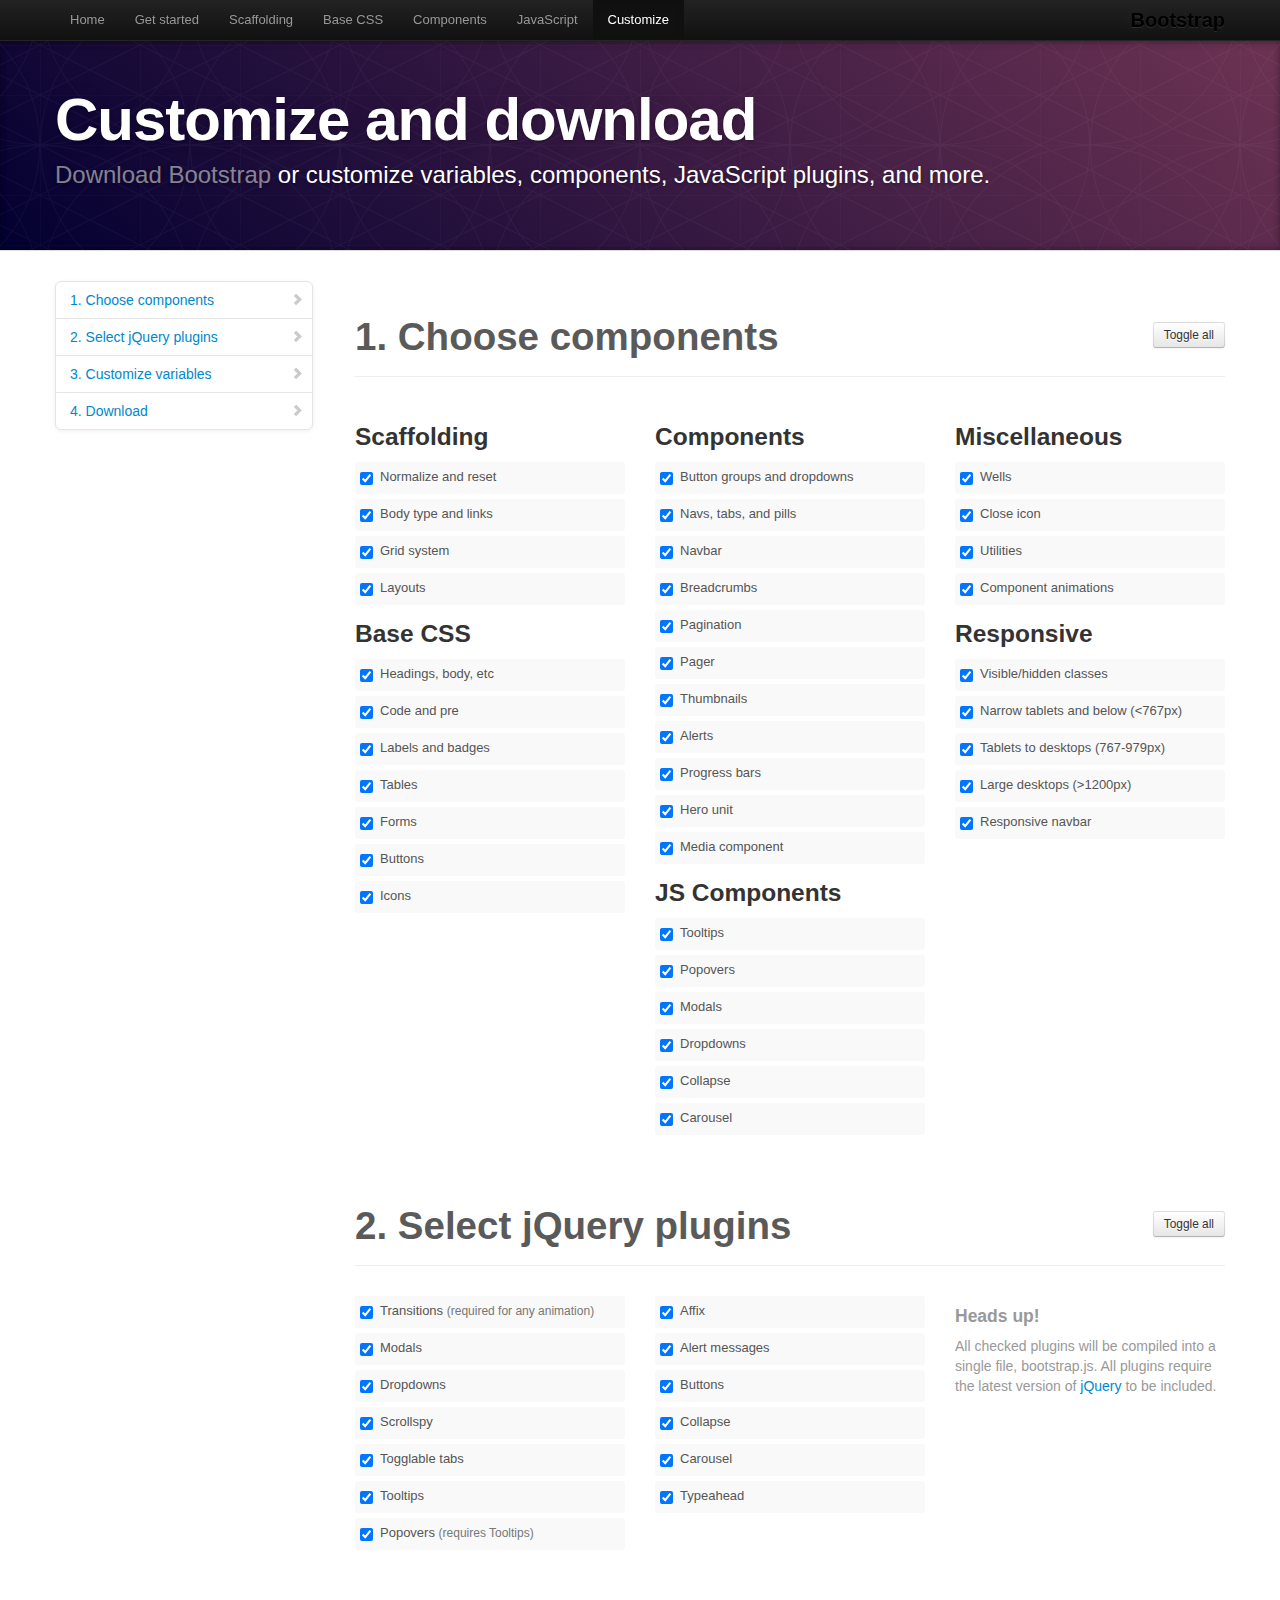
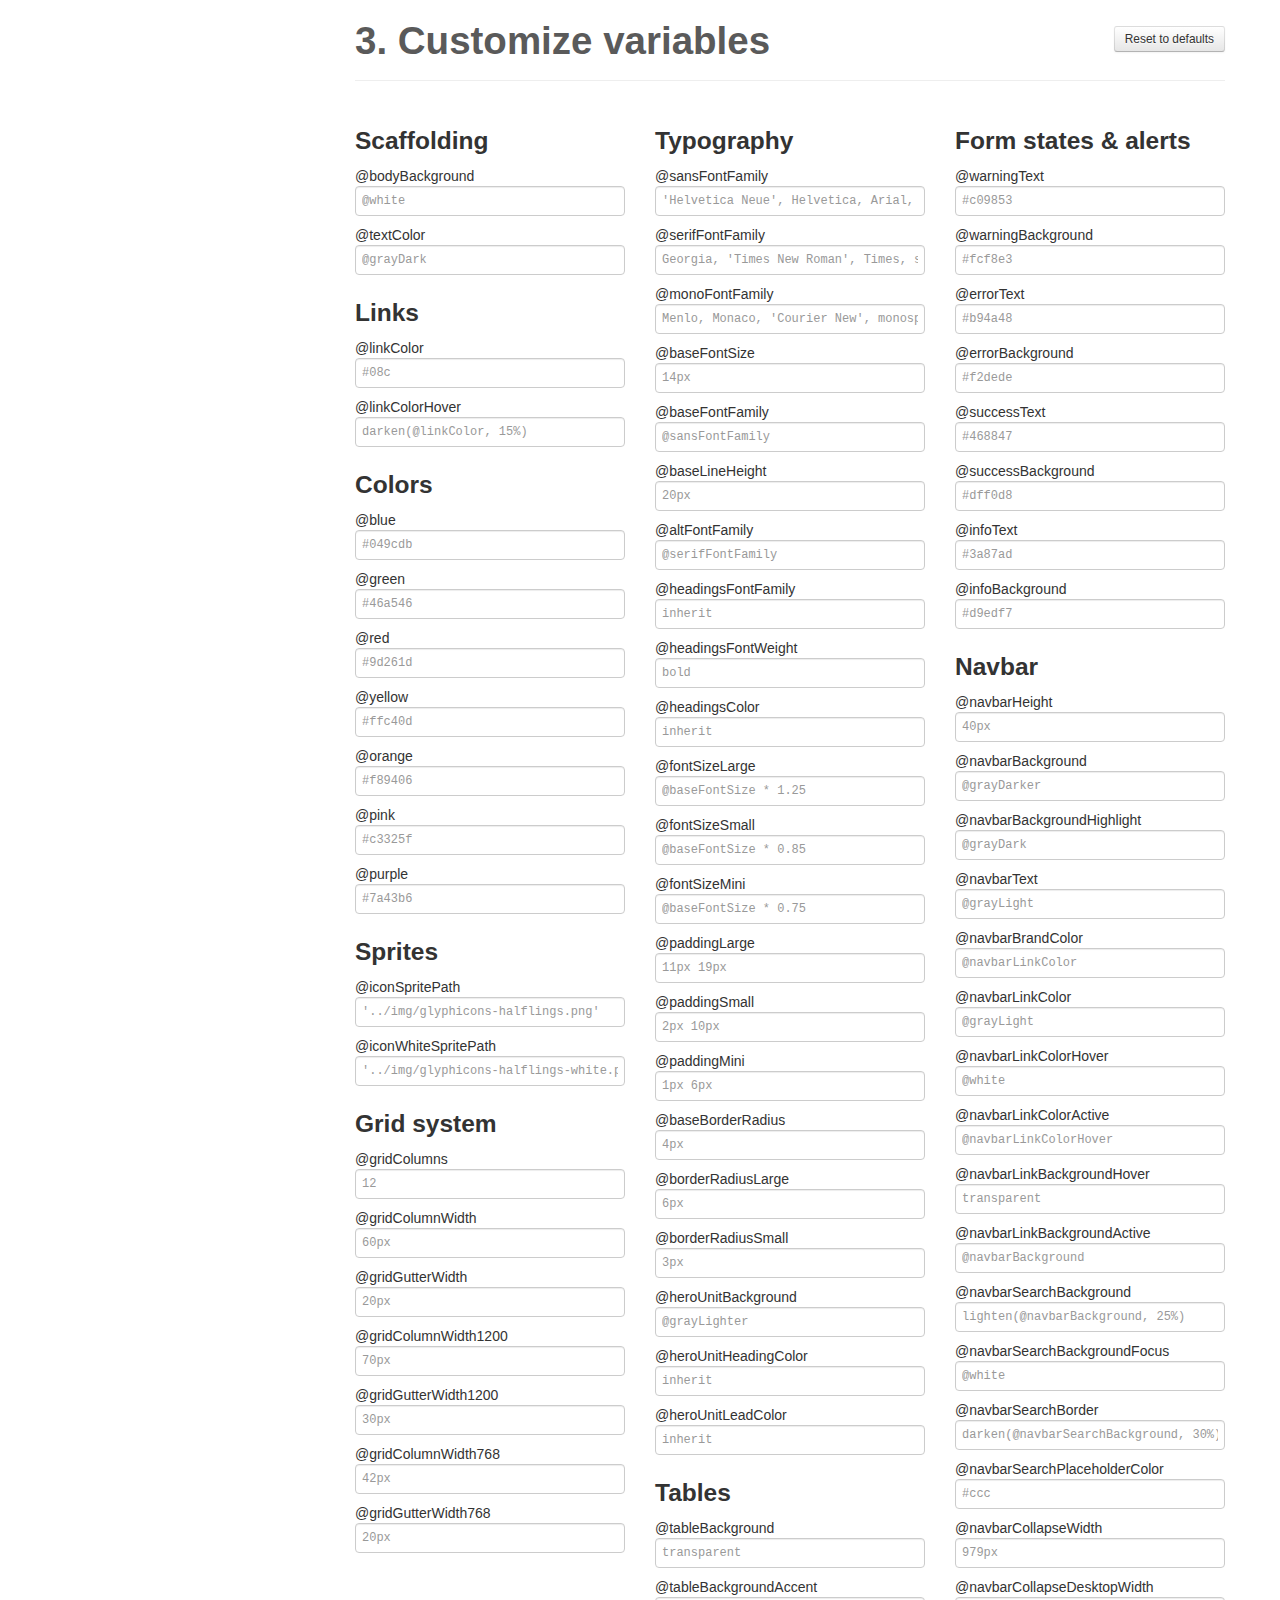
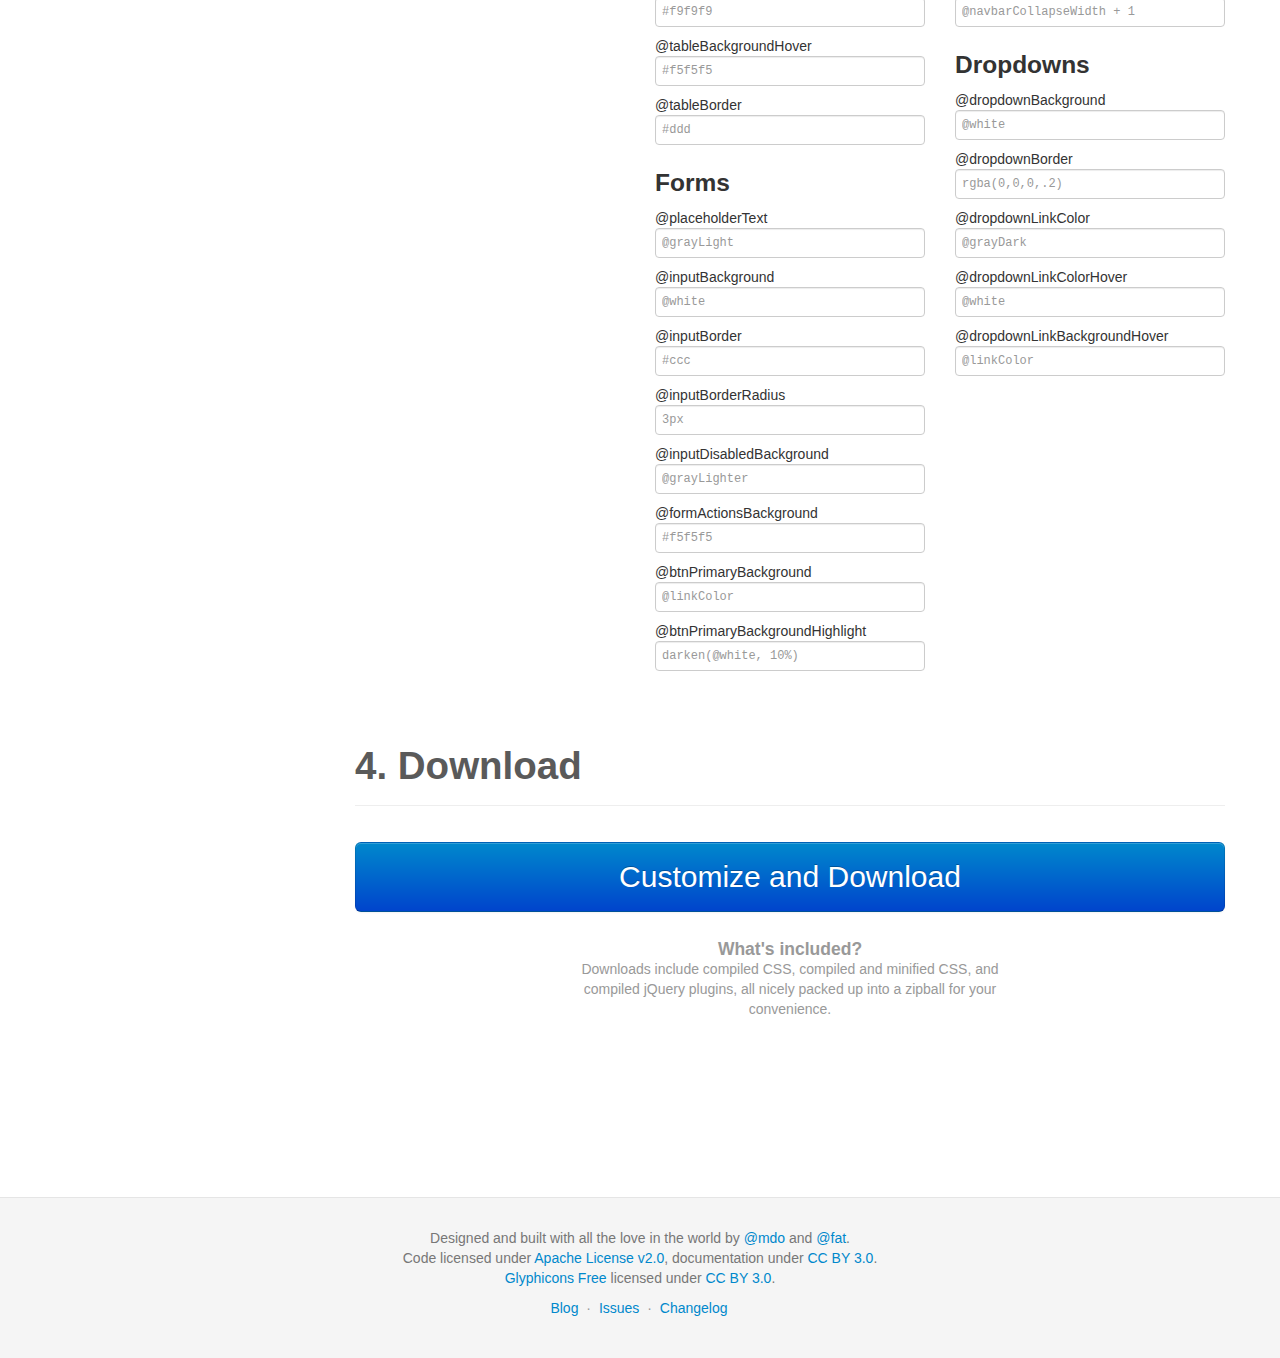
<file: docs/customize.html>
<!DOCTYPE html>
<html lang="en">
  <head>
    <meta charset="utf-8">
    <title>Customize · Bootstrap</title>
    <meta name="viewport" content="width=device-width, initial-scale=1.0">
    <meta name="description" content="">
    <meta name="author" content="">

    <!-- Le styles -->
    <link href="assets/css/bootstrap.css" rel="stylesheet">
    <link href="assets/css/bootstrap-responsive.css" rel="stylesheet">
    <link href="assets/css/docs.css" rel="stylesheet">
    <link href="assets/js/google-code-prettify/prettify.css" rel="stylesheet">

    <!-- Le HTML5 shim, for IE6-8 support of HTML5 elements -->
    <!--[if lt IE 9]>
      <script src="assets/js/html5shiv.js"></script>
    <![endif]-->

    <!-- Le fav and touch icons -->
    <link rel="apple-touch-icon-precomposed" sizes="144x144" href="assets/ico/apple-touch-icon-144-precomposed.png">
    <link rel="apple-touch-icon-precomposed" sizes="114x114" href="assets/ico/apple-touch-icon-114-precomposed.png">
      <link rel="apple-touch-icon-precomposed" sizes="72x72" href="assets/ico/apple-touch-icon-72-precomposed.png">
                    <link rel="apple-touch-icon-precomposed" href="assets/ico/apple-touch-icon-57-precomposed.png">
                                   <link rel="shortcut icon" href="assets/ico/favicon.png">

  </head>

  <body data-spy="scroll" data-target=".bs-docs-sidebar">

    <!-- Navbar
    ================================================== -->
    <div class="navbar navbar-inverse navbar-fixed-top">
      <div class="navbar-inner">
        <div class="container">
          <button type="button" class="btn btn-navbar" data-toggle="collapse" data-target=".nav-collapse">
            <span class="icon-bar"></span>
            <span class="icon-bar"></span>
            <span class="icon-bar"></span>
          </button>
          <a class="brand" href="./index.html">Bootstrap</a>
          <div class="nav-collapse collapse">
            <ul class="nav">
              <li class="">
                <a href="./index.html">Home</a>
              </li>
              <li class="">
                <a href="./getting-started.html">Get started</a>
              </li>
              <li class="">
                <a href="./scaffolding.html">Scaffolding</a>
              </li>
              <li class="">
                <a href="./base-css.html">Base CSS</a>
              </li>
              <li class="">
                <a href="./components.html">Components</a>
              </li>
              <li class="">
                <a href="./javascript.html">JavaScript</a>
              </li>
              <li class="active">
                <a href="./customize.html">Customize</a>
              </li>
            </ul>
          </div>
        </div>
      </div>
    </div>

<!-- Masthead
================================================== -->
<header class="jumbotron subhead" id="overview">
  <div class="container">
    <h1>Customize and download</h1>
    <p class="lead"><a href="https://github.com/twitter/bootstrap/zipball/master">Download Bootstrap</a> or customize variables, components, JavaScript plugins, and more.</p>
  </div>
</header>


  <div class="container">

    <!-- Docs nav
    ================================================== -->
    <div class="row">
      <div class="span3 bs-docs-sidebar">
        <ul class="nav nav-list bs-docs-sidenav">
          <li><a href="#components"><i class="icon-chevron-right"></i> 1. Choose components</a></li>
          <li><a href="#plugins"><i class="icon-chevron-right"></i> 2. Select jQuery plugins</a></li>
          <li><a href="#variables"><i class="icon-chevron-right"></i> 3. Customize variables</a></li>
          <li><a href="#download"><i class="icon-chevron-right"></i> 4. Download</a></li>
        </ul>
      </div>
      <div class="span9">


        <!-- Customize form
        ================================================== -->
        <form>
          <section class="download" id="components">
            <div class="page-header">
              <a class="btn btn-small pull-right toggle-all" href="#">Toggle all</a>
              <h1>
                1. Choose components
              </h1>
            </div>
            <div class="row download-builder">
              <div class="span3">
                <h3>Scaffolding</h3>
                <label class="checkbox"><input checked="checked" type="checkbox" value="reset.less"> Normalize and reset</label>
                <label class="checkbox"><input checked="checked" type="checkbox" value="scaffolding.less"> Body type and links</label>
                <label class="checkbox"><input checked="checked" type="checkbox" value="grid.less"> Grid system</label>
                <label class="checkbox"><input checked="checked" type="checkbox" value="layouts.less"> Layouts</label>
                <h3>Base CSS</h3>
                <label class="checkbox"><input checked="checked" type="checkbox" value="type.less"> Headings, body, etc</label>
                <label class="checkbox"><input checked="checked" type="checkbox" value="code.less"> Code and pre</label>
                <label class="checkbox"><input checked="checked" type="checkbox" value="labels-badges.less"> Labels and badges</label>
                <label class="checkbox"><input checked="checked" type="checkbox" value="tables.less"> Tables</label>
                <label class="checkbox"><input checked="checked" type="checkbox" value="forms.less"> Forms</label>
                <label class="checkbox"><input checked="checked" type="checkbox" value="buttons.less"> Buttons</label>
                <label class="checkbox"><input checked="checked" type="checkbox" value="sprites.less"> Icons</label>
              </div><!-- /span -->
              <div class="span3">
                <h3>Components</h3>
                <label class="checkbox"><input checked="checked" type="checkbox" value="button-groups.less"> Button groups and dropdowns</label>
                <label class="checkbox"><input checked="checked" type="checkbox" value="navs.less"> Navs, tabs, and pills</label>
                <label class="checkbox"><input checked="checked" type="checkbox" value="navbar.less"> Navbar</label>
                <label class="checkbox"><input checked="checked" type="checkbox" value="breadcrumbs.less"> Breadcrumbs</label>
                <label class="checkbox"><input checked="checked" type="checkbox" value="pagination.less"> Pagination</label>
                <label class="checkbox"><input checked="checked" type="checkbox" value="pager.less"> Pager</label>
                <label class="checkbox"><input checked="checked" type="checkbox" value="thumbnails.less"> Thumbnails</label>
                <label class="checkbox"><input checked="checked" type="checkbox" value="alerts.less"> Alerts</label>
                <label class="checkbox"><input checked="checked" type="checkbox" value="progress-bars.less"> Progress bars</label>
                <label class="checkbox"><input checked="checked" type="checkbox" value="hero-unit.less"> Hero unit</label>
                <label class="checkbox"><input checked="checked" type="checkbox" value="media.less"> Media component</label>
                <h3>JS Components</h3>
                <label class="checkbox"><input checked="checked" type="checkbox" value="tooltip.less"> Tooltips</label>
                <label class="checkbox"><input checked="checked" type="checkbox" value="popovers.less"> Popovers</label>
                <label class="checkbox"><input checked="checked" type="checkbox" value="modals.less"> Modals</label>
                <label class="checkbox"><input checked="checked" type="checkbox" value="dropdowns.less"> Dropdowns</label>
                <label class="checkbox"><input checked="checked" type="checkbox" value="accordion.less"> Collapse</label>
                <label class="checkbox"><input checked="checked" type="checkbox" value="carousel.less"> Carousel</label>
              </div><!-- /span -->
              <div class="span3">
                <h3>Miscellaneous</h3>
                <label class="checkbox"><input checked="checked" type="checkbox" value="wells.less"> Wells</label>
                <label class="checkbox"><input checked="checked" type="checkbox" value="close.less"> Close icon</label>
                <label class="checkbox"><input checked="checked" type="checkbox" value="utilities.less"> Utilities</label>
                <label class="checkbox"><input checked="checked" type="checkbox" value="component-animations.less"> Component animations</label>
                <h3>Responsive</h3>
                <label class="checkbox"><input checked="checked" type="checkbox" value="responsive-utilities.less"> Visible/hidden classes</label>
                <label class="checkbox"><input checked="checked" type="checkbox" value="responsive-767px-max.less"> Narrow tablets and below (<767px)</label>
                <label class="checkbox"><input checked="checked" type="checkbox" value="responsive-768px-979px.less"> Tablets to desktops (767-979px)</label>
                <label class="checkbox"><input checked="checked" type="checkbox" value="responsive-1200px-min.less"> Large desktops (>1200px)</label>
                <label class="checkbox"><input checked="checked" type="checkbox" value="responsive-navbar.less"> Responsive navbar</label>
              </div><!-- /span -->
            </div><!-- /row -->
          </section>

          <section class="download" id="plugins">
            <div class="page-header">
              <a class="btn btn-small pull-right toggle-all" href="#">Toggle all</a>
              <h1>
                2. Select jQuery plugins
              </h1>
            </div>
            <div class="row download-builder">
              <div class="span3">
                <label class="checkbox">
                  <input type="checkbox" checked="true" value="bootstrap-transition.js">
                  Transitions <small>(required for any animation)</small>
                </label>
                <label class="checkbox">
                  <input type="checkbox" checked="true" value="bootstrap-modal.js">
                  Modals
                </label>
                <label class="checkbox">
                  <input type="checkbox" checked="true" value="bootstrap-dropdown.js">
                  Dropdowns
                </label>
                <label class="checkbox">
                  <input type="checkbox" checked="true" value="bootstrap-scrollspy.js">
                  Scrollspy
                </label>
                <label class="checkbox">
                  <input type="checkbox" checked="true" value="bootstrap-tab.js">
                  Togglable tabs
                </label>
                <label class="checkbox">
                  <input type="checkbox" checked="true" value="bootstrap-tooltip.js">
                  Tooltips
                </label>
                <label class="checkbox">
                  <input type="checkbox" checked="true" value="bootstrap-popover.js">
                  Popovers <small>(requires Tooltips)</small>
                </label>
              </div><!-- /span -->
              <div class="span3">
                <label class="checkbox">
                  <input type="checkbox" checked="true" value="bootstrap-affix.js">
                  Affix
                </label>
                <label class="checkbox">
                  <input type="checkbox" checked="true" value="bootstrap-alert.js">
                  Alert messages
                </label>
                <label class="checkbox">
                  <input type="checkbox" checked="true" value="bootstrap-button.js">
                  Buttons
                </label>
                <label class="checkbox">
                  <input type="checkbox" checked="true" value="bootstrap-collapse.js">
                  Collapse
                </label>
                <label class="checkbox">
                  <input type="checkbox" checked="true" value="bootstrap-carousel.js">
                  Carousel
                </label>
                <label class="checkbox">
                  <input type="checkbox" checked="true" value="bootstrap-typeahead.js">
                  Typeahead
                </label>
              </div><!-- /span -->
              <div class="span3">
                <h4 class="muted">Heads up!</h4>
                <p class="muted">All checked plugins will be compiled into a single file, bootstrap.js. All plugins require the latest version of <a href="http://jquery.com/" target="_blank">jQuery</a> to be included.</p>
              </div><!-- /span -->
            </div><!-- /row -->
          </section>


          <section class="download" id="variables">
            <div class="page-header">
              <a class="btn btn-small pull-right toggle-all" href="#">Reset to defaults</a>
              <h1>
                3. Customize variables
              </h1>
            </div>
            <div class="row download-builder">
              <div class="span3">
                <h3>Scaffolding</h3>
                <label>@bodyBackground</label>
                <input type="text" class="span3" placeholder="@white">
                <label>@textColor</label>
                <input type="text" class="span3" placeholder="@grayDark">

                <h3>Links</h3>
                <label>@linkColor</label>
                <input type="text" class="span3" placeholder="#08c">
                <label>@linkColorHover</label>
                <input type="text" class="span3" placeholder="darken(@linkColor, 15%)">
                <h3>Colors</h3>
                <label>@blue</label>
                <input type="text" class="span3" placeholder="#049cdb">
                <label>@green</label>
                <input type="text" class="span3" placeholder="#46a546">
                <label>@red</label>
                <input type="text" class="span3" placeholder="#9d261d">
                <label>@yellow</label>
                <input type="text" class="span3" placeholder="#ffc40d">
                <label>@orange</label>
                <input type="text" class="span3" placeholder="#f89406">
                <label>@pink</label>
                <input type="text" class="span3" placeholder="#c3325f">
                <label>@purple</label>
                <input type="text" class="span3" placeholder="#7a43b6">

                <h3>Sprites</h3>
                <label>@iconSpritePath</label>
                <input type="text" class="span3" placeholder="'../img/glyphicons-halflings.png'">
                <label>@iconWhiteSpritePath</label>
                <input type="text" class="span3" placeholder="'../img/glyphicons-halflings-white.png'">

                <h3>Grid system</h3>
                <label>@gridColumns</label>
                <input type="text" class="span3" placeholder="12">
                <label>@gridColumnWidth</label>
                <input type="text" class="span3" placeholder="60px">
                <label>@gridGutterWidth</label>
                <input type="text" class="span3" placeholder="20px">
                <label>@gridColumnWidth1200</label>
                <input type="text" class="span3" placeholder="70px">
                <label>@gridGutterWidth1200</label>
                <input type="text" class="span3" placeholder="30px">
                <label>@gridColumnWidth768</label>
                <input type="text" class="span3" placeholder="42px">
                <label>@gridGutterWidth768</label>
                <input type="text" class="span3" placeholder="20px">

              </div><!-- /span -->
              <div class="span3">

                <h3>Typography</h3>
                <label>@sansFontFamily</label>
                <input type="text" class="span3" placeholder="'Helvetica Neue', Helvetica, Arial, sans-serif">
                <label>@serifFontFamily</label>
                <input type="text" class="span3" placeholder="Georgia, 'Times New Roman', Times, serif">
                <label>@monoFontFamily</label>
                <input type="text" class="span3" placeholder="Menlo, Monaco, 'Courier New', monospace">

                <label>@baseFontSize</label>
                <input type="text" class="span3" placeholder="14px">
                <label>@baseFontFamily</label>
                <input type="text" class="span3" placeholder="@sansFontFamily">
                <label>@baseLineHeight</label>
                <input type="text" class="span3" placeholder="20px">

                <label>@altFontFamily</label>
                <input type="text" class="span3" placeholder="@serifFontFamily">
                <label>@headingsFontFamily</label>
                <input type="text" class="span3" placeholder="inherit">
                <label>@headingsFontWeight</label>
                <input type="text" class="span3" placeholder="bold">
                <label>@headingsColor</label>
                <input type="text" class="span3" placeholder="inherit">

                <label>@fontSizeLarge</label>
                <input type="text" class="span3" placeholder="@baseFontSize * 1.25">
                <label>@fontSizeSmall</label>
                <input type="text" class="span3" placeholder="@baseFontSize * 0.85">
                <label>@fontSizeMini</label>
                <input type="text" class="span3" placeholder="@baseFontSize * 0.75">

                <label>@paddingLarge</label>
                <input type="text" class="span3" placeholder="11px 19px">
                <label>@paddingSmall</label>
                <input type="text" class="span3" placeholder="2px 10px">
                <label>@paddingMini</label>
                <input type="text" class="span3" placeholder="1px 6px">

                <label>@baseBorderRadius</label>
                <input type="text" class="span3" placeholder="4px">
                <label>@borderRadiusLarge</label>
                <input type="text" class="span3" placeholder="6px">
                <label>@borderRadiusSmall</label>
                <input type="text" class="span3" placeholder="3px">

                <label>@heroUnitBackground</label>
                <input type="text" class="span3" placeholder="@grayLighter">
                <label>@heroUnitHeadingColor</label>
                <input type="text" class="span3" placeholder="inherit">
                <label>@heroUnitLeadColor</label>
                <input type="text" class="span3" placeholder="inherit">

                <h3>Tables</h3>
                <label>@tableBackground</label>
                <input type="text" class="span3" placeholder="transparent">
                <label>@tableBackgroundAccent</label>
                <input type="text" class="span3" placeholder="#f9f9f9">
                <label>@tableBackgroundHover</label>
                <input type="text" class="span3" placeholder="#f5f5f5">
                <label>@tableBorder</label>
                <input type="text" class="span3" placeholder="#ddd">

                <h3>Forms</h3>
                <label>@placeholderText</label>
                <input type="text" class="span3" placeholder="@grayLight">
                <label>@inputBackground</label>
                <input type="text" class="span3" placeholder="@white">
                <label>@inputBorder</label>
                <input type="text" class="span3" placeholder="#ccc">
                <label>@inputBorderRadius</label>
                <input type="text" class="span3" placeholder="3px">
                <label>@inputDisabledBackground</label>
                <input type="text" class="span3" placeholder="@grayLighter">
                <label>@formActionsBackground</label>
                <input type="text" class="span3" placeholder="#f5f5f5">
                <label>@btnPrimaryBackground</label>
                <input type="text" class="span3" placeholder="@linkColor">
                <label>@btnPrimaryBackgroundHighlight</label>
                <input type="text" class="span3" placeholder="darken(@white, 10%)">

              </div><!-- /span -->
              <div class="span3">

                <h3>Form states &amp; alerts</h3>
                <label>@warningText</label>
                <input type="text" class="span3" placeholder="#c09853">
                <label>@warningBackground</label>
                <input type="text" class="span3" placeholder="#fcf8e3">
                <label>@errorText</label>
                <input type="text" class="span3" placeholder="#b94a48">
                <label>@errorBackground</label>
                <input type="text" class="span3" placeholder="#f2dede">
                <label>@successText</label>
                <input type="text" class="span3" placeholder="#468847">
                <label>@successBackground</label>
                <input type="text" class="span3" placeholder="#dff0d8">
                <label>@infoText</label>
                <input type="text" class="span3" placeholder="#3a87ad">
                <label>@infoBackground</label>
                <input type="text" class="span3" placeholder="#d9edf7">

                <h3>Navbar</h3>
                <label>@navbarHeight</label>
                <input type="text" class="span3" placeholder="40px">
                <label>@navbarBackground</label>
                <input type="text" class="span3" placeholder="@grayDarker">
                <label>@navbarBackgroundHighlight</label>
                <input type="text" class="span3" placeholder="@grayDark">
                <label>@navbarText</label>
                <input type="text" class="span3" placeholder="@grayLight">
                <label>@navbarBrandColor</label>
                <input type="text" class="span3" placeholder="@navbarLinkColor">
                <label>@navbarLinkColor</label>
                <input type="text" class="span3" placeholder="@grayLight">
                <label>@navbarLinkColorHover</label>
                <input type="text" class="span3" placeholder="@white">
                <label>@navbarLinkColorActive</label>
                <input type="text" class="span3" placeholder="@navbarLinkColorHover">
                <label>@navbarLinkBackgroundHover</label>
                <input type="text" class="span3" placeholder="transparent">
                <label>@navbarLinkBackgroundActive</label>
                <input type="text" class="span3" placeholder="@navbarBackground">
                <label>@navbarSearchBackground</label>
                <input type="text" class="span3" placeholder="lighten(@navbarBackground, 25%)">
                <label>@navbarSearchBackgroundFocus</label>
                <input type="text" class="span3" placeholder="@white">
                <label>@navbarSearchBorder</label>
                <input type="text" class="span3" placeholder="darken(@navbarSearchBackground, 30%)">
                <label>@navbarSearchPlaceholderColor</label>
                <input type="text" class="span3" placeholder="#ccc">

                <label>@navbarCollapseWidth</label>
                <input type="text" class="span3" placeholder="979px">
                <label>@navbarCollapseDesktopWidth</label>
                <input type="text" class="span3" placeholder="@navbarCollapseWidth + 1">

                <h3>Dropdowns</h3>
                <label>@dropdownBackground</label>
                <input type="text" class="span3" placeholder="@white">
                <label>@dropdownBorder</label>
                <input type="text" class="span3" placeholder="rgba(0,0,0,.2)">
                <label>@dropdownLinkColor</label>
                <input type="text" class="span3" placeholder="@grayDark">
                <label>@dropdownLinkColorHover</label>
                <input type="text" class="span3" placeholder="@white">
                <label>@dropdownLinkBackgroundHover</label>
                <input type="text" class="span3" placeholder="@linkColor">
              </div><!-- /span -->
            </div><!-- /row -->
          </section>

          <section class="download" id="download">
            <div class="page-header">
              <h1>
                4. Download
              </h1>
            </div>
            <div class="download-btn">
              <a class="btn btn-primary" href="#" >Customize and Download</a>
              <h4>What's included?</h4>
              <p>Downloads include compiled CSS, compiled and minified CSS, and compiled jQuery plugins, all nicely packed up into a zipball for your convenience.</p>
            </div>
          </section><!-- /download -->
        </form>



      </div>
    </div>

  </div>



    <!-- Footer
    ================================================== -->
    <footer class="footer">
      <div class="container">
        <p>Designed and built with all the love in the world by <a href="http://twitter.com/mdo" target="_blank">@mdo</a> and <a href="http://twitter.com/fat" target="_blank">@fat</a>.</p>
        <p>Code licensed under <a href="http://www.apache.org/licenses/LICENSE-2.0" target="_blank">Apache License v2.0</a>, documentation under <a href="http://creativecommons.org/licenses/by/3.0/">CC BY 3.0</a>.</p>
        <p><a href="http://glyphicons.com">Glyphicons Free</a> licensed under <a href="http://creativecommons.org/licenses/by/3.0/">CC BY 3.0</a>.</p>
        <ul class="footer-links">
          <li><a href="http://blog.getbootstrap.com">Blog</a></li>
          <li class="muted">&middot;</li>
          <li><a href="https://github.com/twitter/bootstrap/issues?state=open">Issues</a></li>
          <li class="muted">&middot;</li>
          <li><a href="https://github.com/twitter/bootstrap/blob/master/CHANGELOG.md">Changelog</a></li>
        </ul>
      </div>
    </footer>



    <!-- Le javascript
    ================================================== -->
    <!-- Placed at the end of the document so the pages load faster -->
    <script type="text/javascript" src="http://platform.twitter.com/widgets.js"></script>
    <script src="assets/js/jquery.js"></script>
    <script src="assets/js/bootstrap-transition.js"></script>
    <script src="assets/js/bootstrap-alert.js"></script>
    <script src="assets/js/bootstrap-modal.js"></script>
    <script src="assets/js/bootstrap-dropdown.js"></script>
    <script src="assets/js/bootstrap-scrollspy.js"></script>
    <script src="assets/js/bootstrap-tab.js"></script>
    <script src="assets/js/bootstrap-tooltip.js"></script>
    <script src="assets/js/bootstrap-popover.js"></script>
    <script src="assets/js/bootstrap-button.js"></script>
    <script src="assets/js/bootstrap-collapse.js"></script>
    <script src="assets/js/bootstrap-carousel.js"></script>
    <script src="assets/js/bootstrap-typeahead.js"></script>
    <script src="assets/js/bootstrap-affix.js"></script>

    <script src="assets/js/holder/holder.js"></script>
    <script src="assets/js/google-code-prettify/prettify.js"></script>

    <script src="assets/js/application.js"></script>



  </body>
</html>
</file>
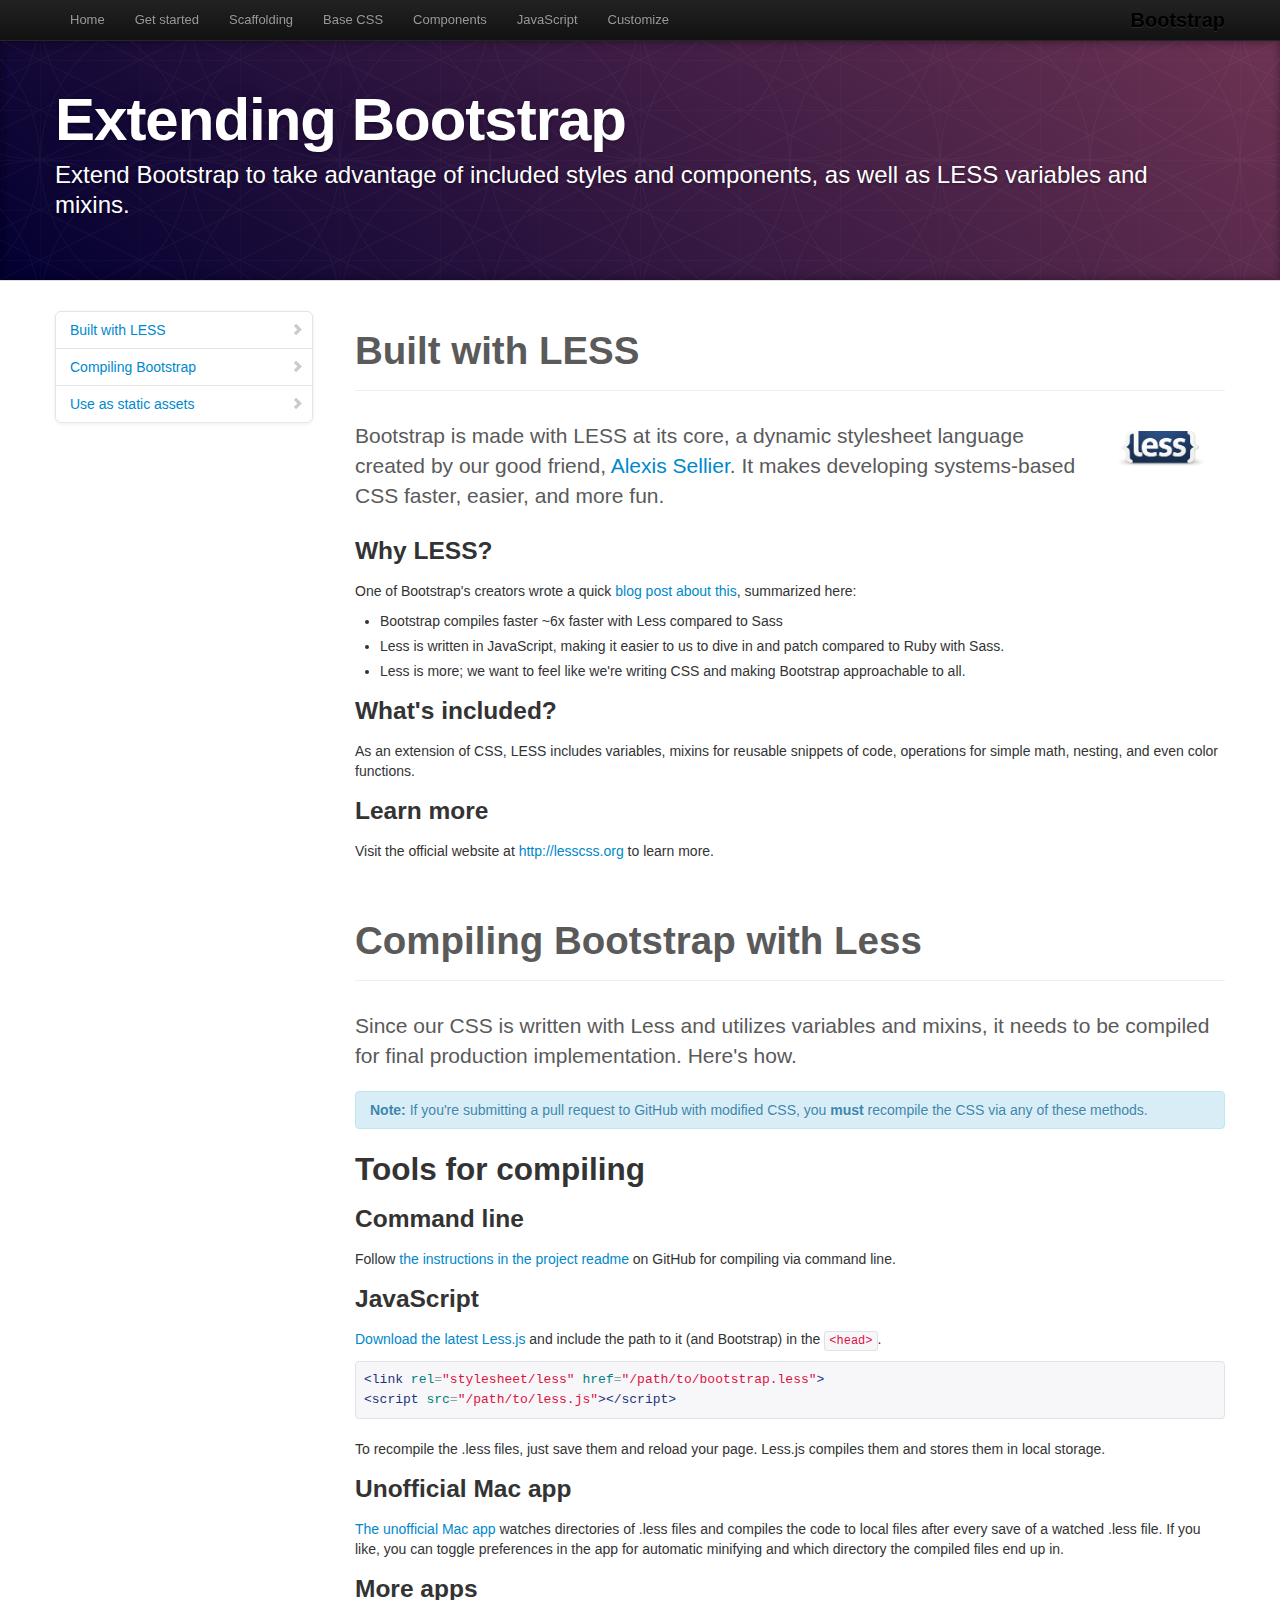
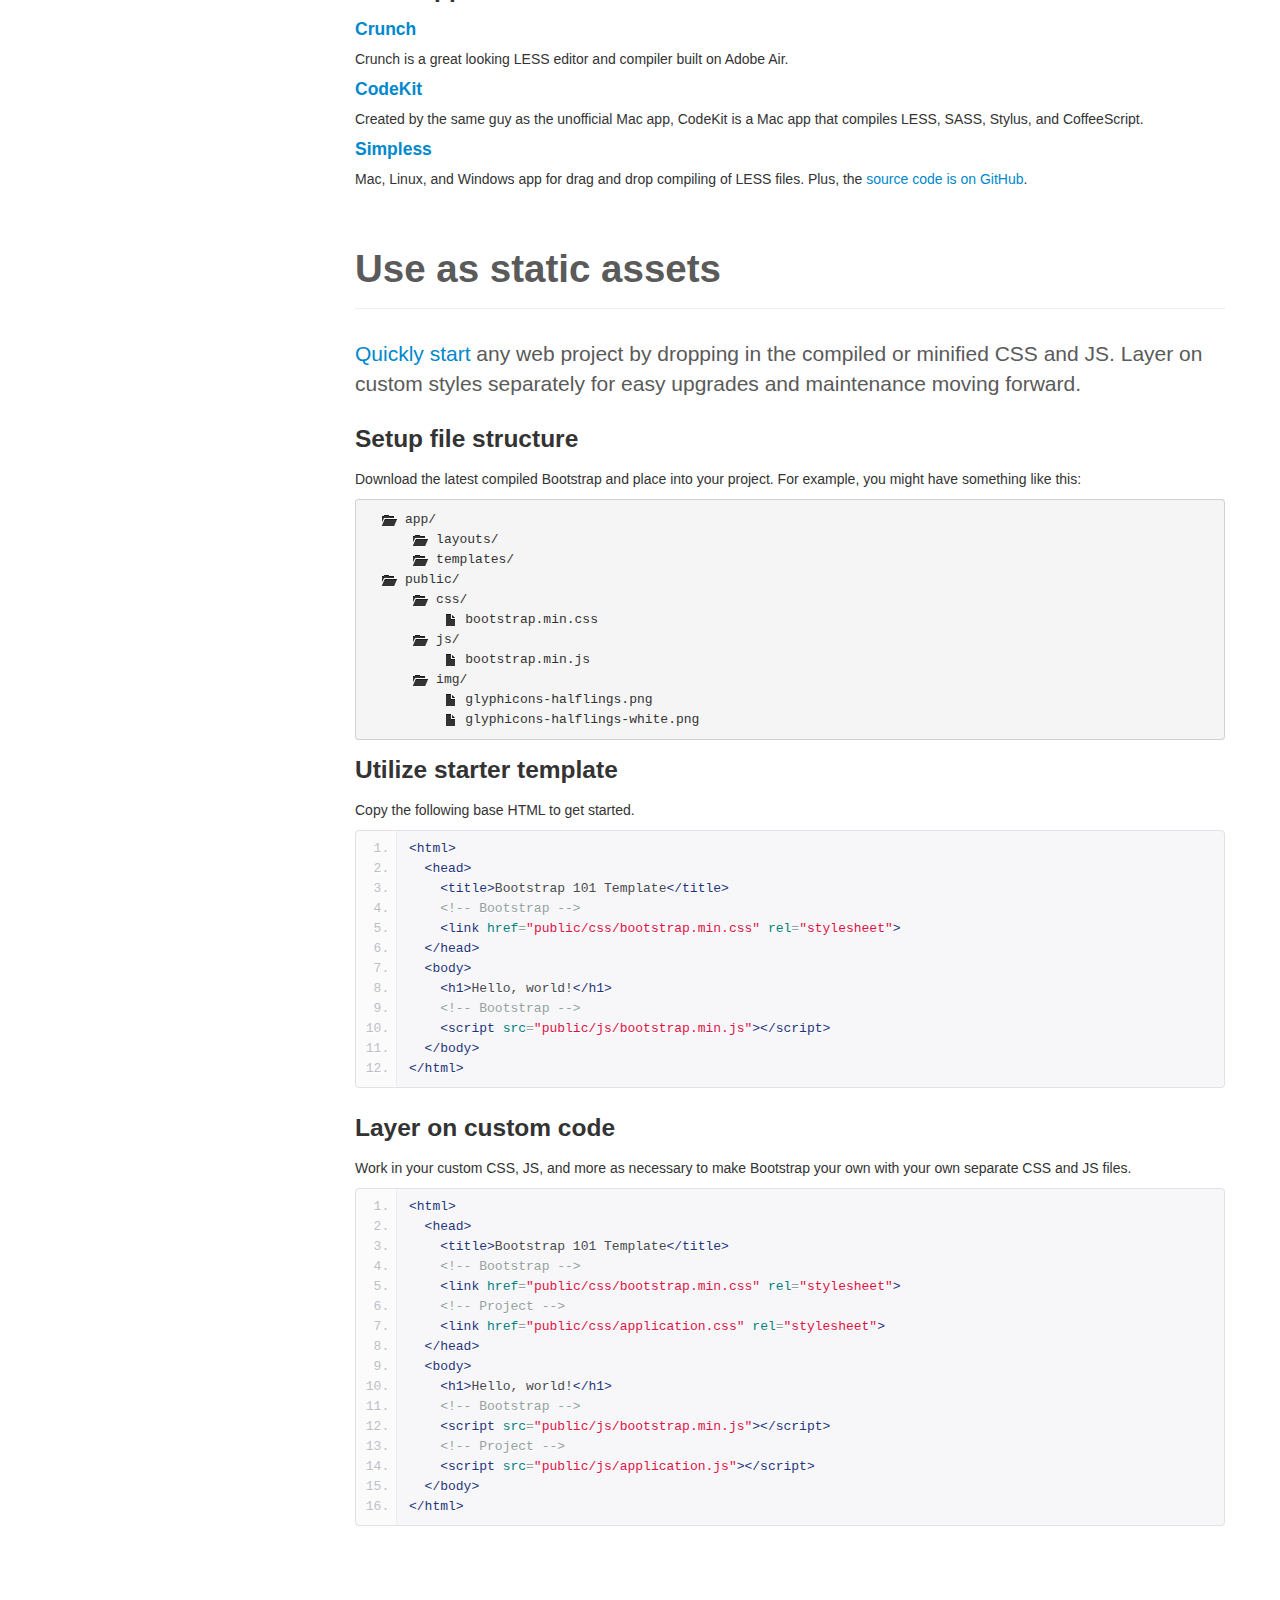
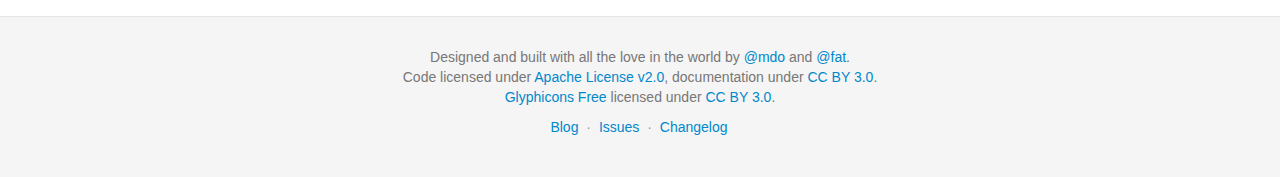
<file: docs/extend.html>
<!DOCTYPE html>
<html lang="en">
  <head>
    <meta charset="utf-8">
    <title>Extend · Bootstrap</title>
    <meta name="viewport" content="width=device-width, initial-scale=1.0">
    <meta name="description" content="">
    <meta name="author" content="">

    <!-- Le styles -->
    <link href="assets/css/bootstrap.css" rel="stylesheet">
    <link href="assets/css/bootstrap-responsive.css" rel="stylesheet">
    <link href="assets/css/docs.css" rel="stylesheet">
    <link href="assets/js/google-code-prettify/prettify.css" rel="stylesheet">

    <!-- Le HTML5 shim, for IE6-8 support of HTML5 elements -->
    <!--[if lt IE 9]>
      <script src="assets/js/html5shiv.js"></script>
    <![endif]-->

    <!-- Le fav and touch icons -->
    <link rel="apple-touch-icon-precomposed" sizes="144x144" href="assets/ico/apple-touch-icon-144-precomposed.png">
    <link rel="apple-touch-icon-precomposed" sizes="114x114" href="assets/ico/apple-touch-icon-114-precomposed.png">
      <link rel="apple-touch-icon-precomposed" sizes="72x72" href="assets/ico/apple-touch-icon-72-precomposed.png">
                    <link rel="apple-touch-icon-precomposed" href="assets/ico/apple-touch-icon-57-precomposed.png">
                                   <link rel="shortcut icon" href="assets/ico/favicon.png">

  </head>

  <body data-spy="scroll" data-target=".bs-docs-sidebar">

    <!-- Navbar
    ================================================== -->
    <div class="navbar navbar-inverse navbar-fixed-top">
      <div class="navbar-inner">
        <div class="container">
          <button type="button" class="btn btn-navbar" data-toggle="collapse" data-target=".nav-collapse">
            <span class="icon-bar"></span>
            <span class="icon-bar"></span>
            <span class="icon-bar"></span>
          </button>
          <a class="brand" href="./index.html">Bootstrap</a>
          <div class="nav-collapse collapse">
            <ul class="nav">
              <li class="">
                <a href="./index.html">Home</a>
              </li>
              <li class="">
                <a href="./getting-started.html">Get started</a>
              </li>
              <li class="">
                <a href="./scaffolding.html">Scaffolding</a>
              </li>
              <li class="">
                <a href="./base-css.html">Base CSS</a>
              </li>
              <li class="">
                <a href="./components.html">Components</a>
              </li>
              <li class="">
                <a href="./javascript.html">JavaScript</a>
              </li>
              <li class="">
                <a href="./customize.html">Customize</a>
              </li>
            </ul>
          </div>
        </div>
      </div>
    </div>

<!-- Subhead
================================================== -->
<header class="jumbotron subhead" id="overview">
  <div class="container">
    <h1>Extending Bootstrap</h1>
    <p class="lead">Extend Bootstrap to take advantage of included styles and components, as well as LESS variables and mixins.</p>
  <div>
</header>

  <div class="container">

    <!-- Docs nav
    ================================================== -->
    <div class="row">
      <div class="span3 bs-docs-sidebar">
        <ul class="nav nav-list bs-docs-sidenav">
          <li><a href="#built-with-less"><i class="icon-chevron-right"></i> Built with LESS</a></li>
          <li><a href="#compiling"><i class="icon-chevron-right"></i> Compiling Bootstrap</a></li>
          <li><a href="#static-assets"><i class="icon-chevron-right"></i> Use as static assets</a></li>
        </ul>
      </div>
      <div class="span9">



        <!-- BUILT WITH LESS
        ================================================== -->
        <section id="built-with-less">
          <div class="page-header">
            <h1>Built with LESS</h1>
          </div>

          <img style="float: right; height: 36px; margin: 10px 20px 20px" src="assets/img/less-logo-large.png" alt="LESS CSS">
          <p class="lead">Bootstrap is made with LESS at its core, a dynamic stylesheet language created by our good friend, <a href="http://cloudhead.io">Alexis Sellier</a>. It makes developing systems-based CSS faster, easier, and more fun.</p>

          <h3>Why LESS?</h3>
          <p>One of Bootstrap's creators wrote a quick <a href="http://www.wordsbyf.at/2012/03/08/why-less/">blog post about this</a>, summarized here:</p>
          <ul>
            <li>Bootstrap compiles faster ~6x faster with Less compared to Sass</li>
            <li>Less is written in JavaScript, making it easier to us to dive in and patch compared to Ruby with Sass.</li>
            <li>Less is more; we want to feel like we're writing CSS and making Bootstrap approachable to all.</li>
          </ul>

          <h3>What's included?</h3>
          <p>As an extension of CSS, LESS includes variables, mixins for reusable snippets of code, operations for simple math, nesting, and even color functions.</p>

          <h3>Learn more</h3>
          <p>Visit the official website at <a href="http://lesscss.org">http://lesscss.org</a> to learn more.</p>
        </section>



        <!-- COMPILING LESS AND BOOTSTRAP
        ================================================== -->
        <section id="compiling">
          <div class="page-header">
            <h1>Compiling Bootstrap with Less</h1>
          </div>

          <p class="lead">Since our CSS is written with Less and utilizes variables and mixins, it needs to be compiled for final production implementation. Here's how.</p>

          <div class="alert alert-info">
            <strong>Note:</strong> If you're submitting a pull request to GitHub with modified CSS, you <strong>must</strong> recompile the CSS via any of these methods.
          </div>

          <h2>Tools for compiling</h2>

          <h3>Command line</h3>
          <p>Follow <a href="https://github.com/twitter/bootstrap#developers">the instructions in the project readme</a> on GitHub for compiling via command line.</p>

          <h3>JavaScript</h3>
          <p><a href="http://lesscss.org/">Download the latest Less.js</a> and include the path to it (and Bootstrap) in the <code>&lt;head&gt;</code>.</p>
<pre class="prettyprint">
&lt;link rel="stylesheet/less" href="/path/to/bootstrap.less"&gt;
&lt;script src="/path/to/less.js"&gt;&lt;/script&gt;
</pre>
          <p>To recompile the .less files, just save them and reload your page. Less.js compiles them and stores them in local storage.</p>

          <h3>Unofficial Mac app</h3>
          <p><a href="http://incident57.com/less/">The unofficial Mac app</a> watches directories of .less files and compiles the code to local files after every save of a watched .less file. If you like, you can toggle preferences in the app for automatic minifying and which directory the compiled files end up in.</p>

          <h3>More apps</h3>
          <h4><a href="http://crunchapp.net/" target="_blank">Crunch</a></h4>
          <p>Crunch is a great looking LESS editor and compiler built on Adobe Air.</p>
          <h4><a href="http://incident57.com/codekit/" target="_blank">CodeKit</a></h4>
          <p>Created by the same guy as the unofficial Mac app, CodeKit is a Mac app that compiles LESS, SASS, Stylus, and CoffeeScript.</p>
          <h4><a href="http://wearekiss.com/simpless" target="_blank">Simpless</a></h4>
          <p>Mac, Linux, and Windows app for drag and drop compiling of LESS files. Plus, the <a href="https://github.com/Paratron/SimpLESS" target="_blank">source code is on GitHub</a>.</p>

        </section>



        <!-- Static assets
        ================================================== -->
        <section id="static-assets">
          <div class="page-header">
            <h1>Use as static assets</h1>
          </div>
          <p class="lead"><a href="./getting-started.html">Quickly start</a> any web project by dropping in the compiled or minified CSS and JS. Layer on custom styles separately for easy upgrades and maintenance moving forward.</p>

          <h3>Setup file structure</h3>
          <p>Download the latest compiled Bootstrap and place into your project. For example, you might have something like this:</p>
<pre>
  <span class="icon-folder-open"></span> app/
      <span class="icon-folder-open"></span> layouts/
      <span class="icon-folder-open"></span> templates/
  <span class="icon-folder-open"></span> public/
      <span class="icon-folder-open"></span> css/
          <span class="icon-file"></span> bootstrap.min.css
      <span class="icon-folder-open"></span> js/
          <span class="icon-file"></span> bootstrap.min.js
      <span class="icon-folder-open"></span> img/
          <span class="icon-file"></span> glyphicons-halflings.png
          <span class="icon-file"></span> glyphicons-halflings-white.png
</pre>

          <h3>Utilize starter template</h3>
          <p>Copy the following base HTML to get started.</p>
<pre class="prettyprint linenums">
&lt;html&gt;
  &lt;head&gt;
    &lt;title&gt;Bootstrap 101 Template&lt;/title&gt;
    &lt;!-- Bootstrap --&gt;
    &lt;link href="public/css/bootstrap.min.css" rel="stylesheet"&gt;
  &lt;/head&gt;
  &lt;body&gt;
    &lt;h1&gt;Hello, world!&lt;/h1&gt;
    &lt;!-- Bootstrap --&gt;
    &lt;script src="public/js/bootstrap.min.js"&gt;&lt;/script&gt;
  &lt;/body&gt;
&lt;/html&gt;
</pre>

          <h3>Layer on custom code</h3>
          <p>Work in your custom CSS, JS, and more as necessary to make Bootstrap your own with your own separate CSS and JS files.</p>
<pre class="prettyprint linenums">
&lt;html&gt;
  &lt;head&gt;
    &lt;title&gt;Bootstrap 101 Template&lt;/title&gt;
    &lt;!-- Bootstrap --&gt;
    &lt;link href="public/css/bootstrap.min.css" rel="stylesheet"&gt;
    &lt;!-- Project --&gt;
    &lt;link href="public/css/application.css" rel="stylesheet"&gt;
  &lt;/head&gt;
  &lt;body&gt;
    &lt;h1&gt;Hello, world!&lt;/h1&gt;
    &lt;!-- Bootstrap --&gt;
    &lt;script src="public/js/bootstrap.min.js"&gt;&lt;/script&gt;
    &lt;!-- Project --&gt;
    &lt;script src="public/js/application.js"&gt;&lt;/script&gt;
  &lt;/body&gt;
&lt;/html&gt;
</pre>

        </section>

      </div>
    </div>

  </div>



    <!-- Footer
    ================================================== -->
    <footer class="footer">
      <div class="container">
        <p>Designed and built with all the love in the world by <a href="http://twitter.com/mdo" target="_blank">@mdo</a> and <a href="http://twitter.com/fat" target="_blank">@fat</a>.</p>
        <p>Code licensed under <a href="http://www.apache.org/licenses/LICENSE-2.0" target="_blank">Apache License v2.0</a>, documentation under <a href="http://creativecommons.org/licenses/by/3.0/">CC BY 3.0</a>.</p>
        <p><a href="http://glyphicons.com">Glyphicons Free</a> licensed under <a href="http://creativecommons.org/licenses/by/3.0/">CC BY 3.0</a>.</p>
        <ul class="footer-links">
          <li><a href="http://blog.getbootstrap.com">Blog</a></li>
          <li class="muted">&middot;</li>
          <li><a href="https://github.com/twitter/bootstrap/issues?state=open">Issues</a></li>
          <li class="muted">&middot;</li>
          <li><a href="https://github.com/twitter/bootstrap/blob/master/CHANGELOG.md">Changelog</a></li>
        </ul>
      </div>
    </footer>



    <!-- Le javascript
    ================================================== -->
    <!-- Placed at the end of the document so the pages load faster -->
    <script type="text/javascript" src="http://platform.twitter.com/widgets.js"></script>
    <script src="assets/js/jquery.js"></script>
    <script src="assets/js/bootstrap-transition.js"></script>
    <script src="assets/js/bootstrap-alert.js"></script>
    <script src="assets/js/bootstrap-modal.js"></script>
    <script src="assets/js/bootstrap-dropdown.js"></script>
    <script src="assets/js/bootstrap-scrollspy.js"></script>
    <script src="assets/js/bootstrap-tab.js"></script>
    <script src="assets/js/bootstrap-tooltip.js"></script>
    <script src="assets/js/bootstrap-popover.js"></script>
    <script src="assets/js/bootstrap-button.js"></script>
    <script src="assets/js/bootstrap-collapse.js"></script>
    <script src="assets/js/bootstrap-carousel.js"></script>
    <script src="assets/js/bootstrap-typeahead.js"></script>
    <script src="assets/js/bootstrap-affix.js"></script>

    <script src="assets/js/holder/holder.js"></script>
    <script src="assets/js/google-code-prettify/prettify.js"></script>

    <script src="assets/js/application.js"></script>



  </body>
</html>
</file>
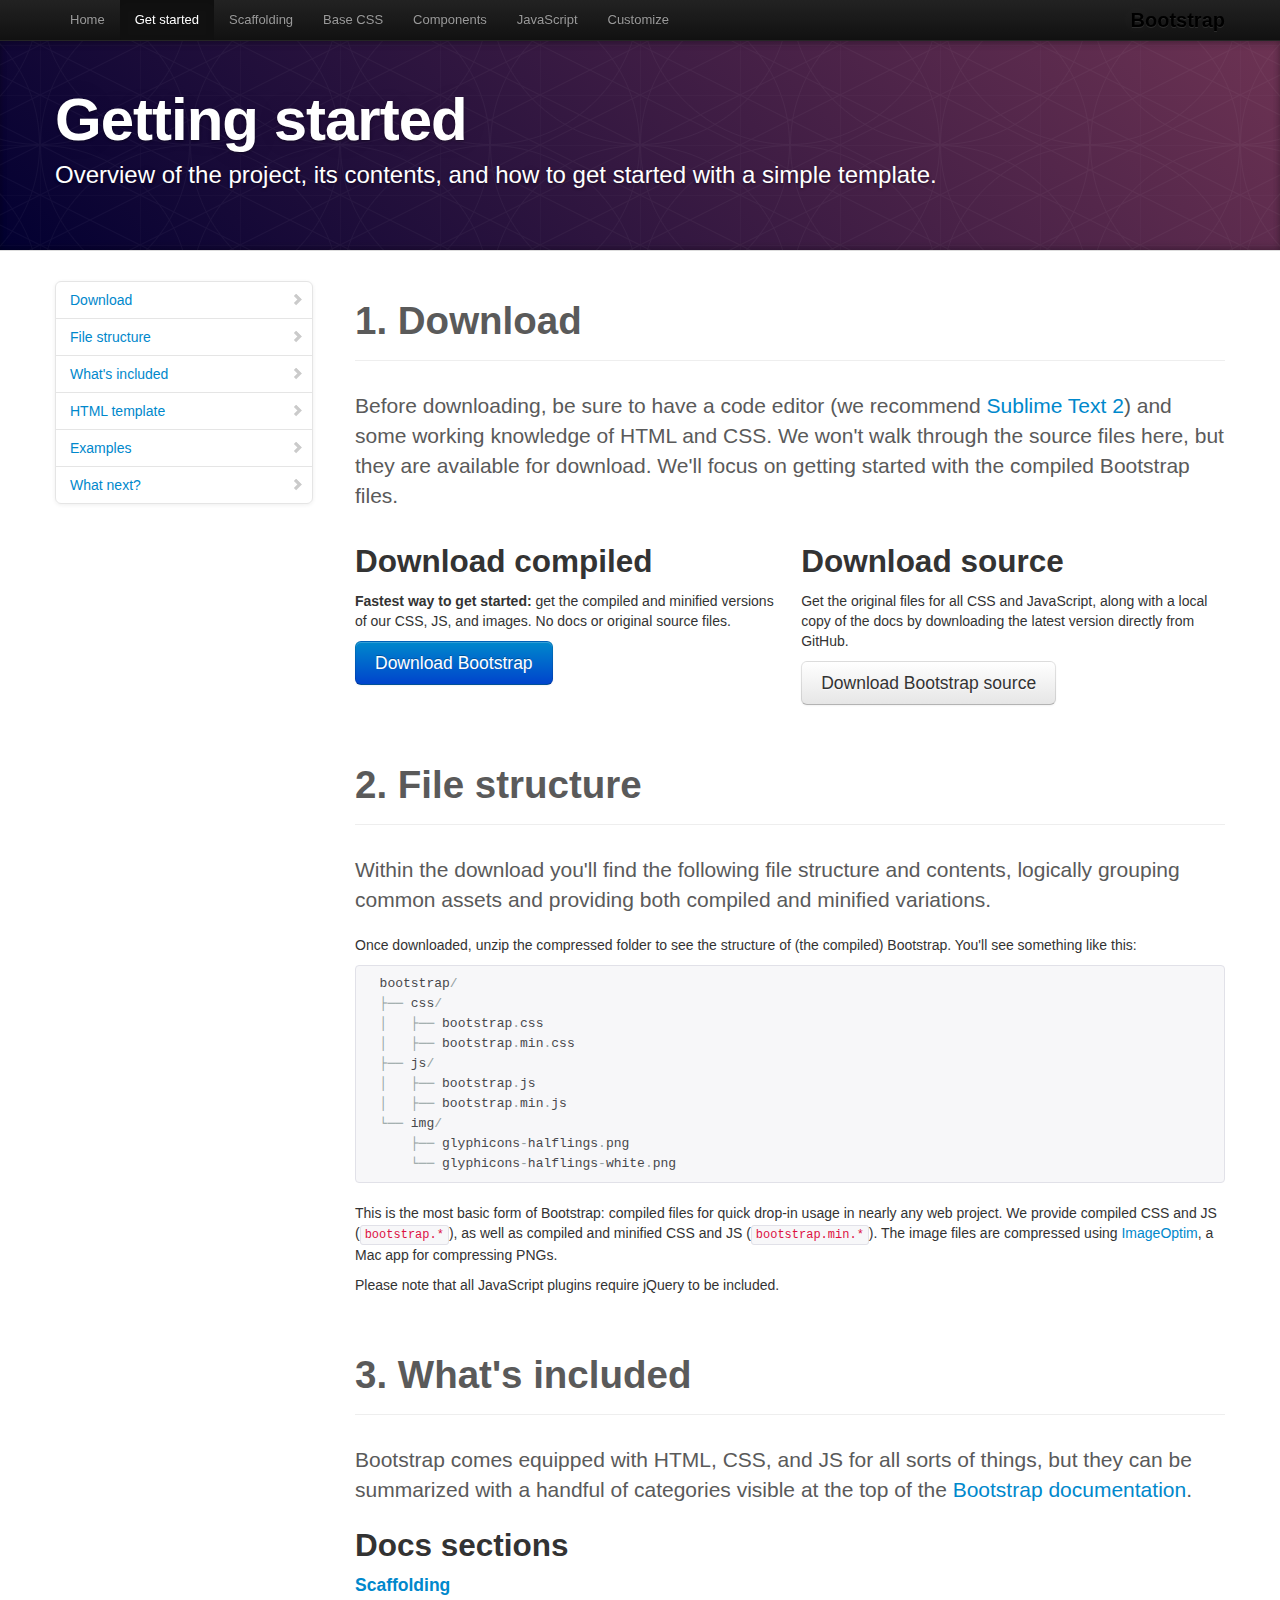
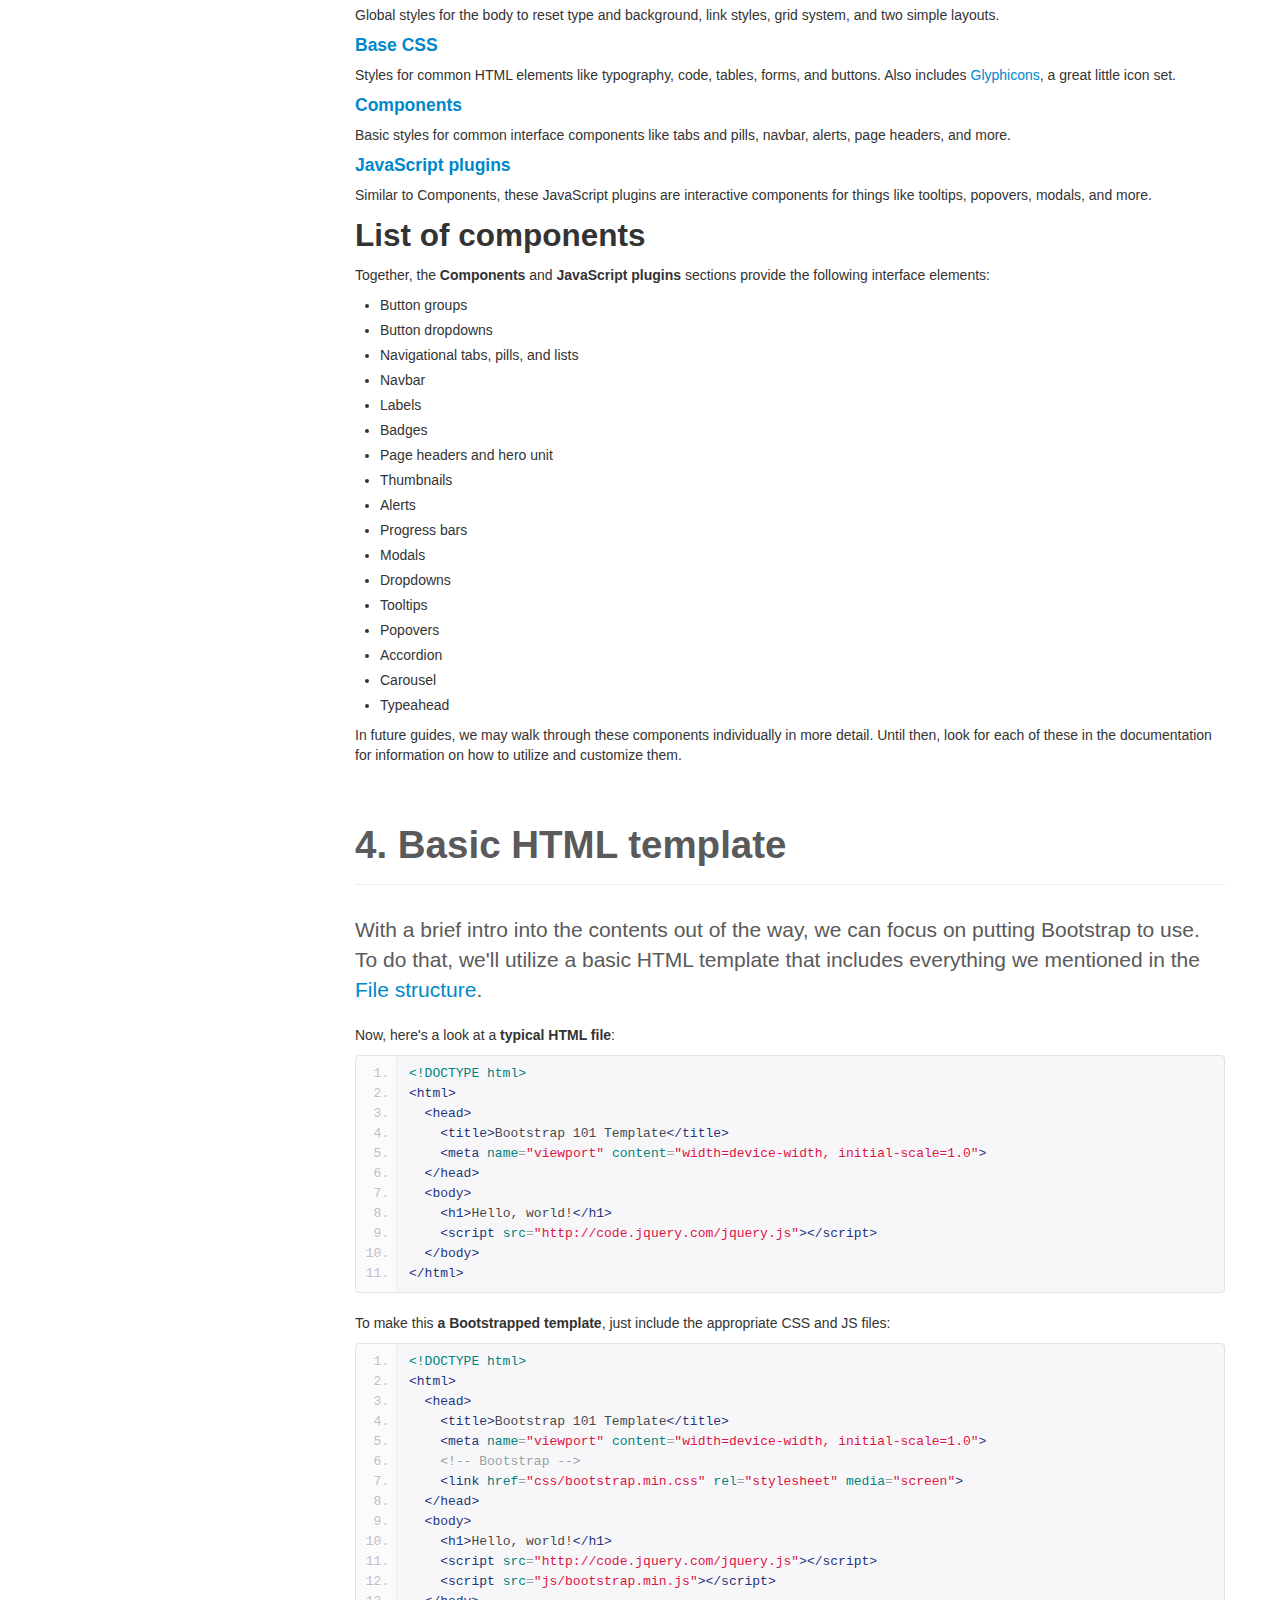
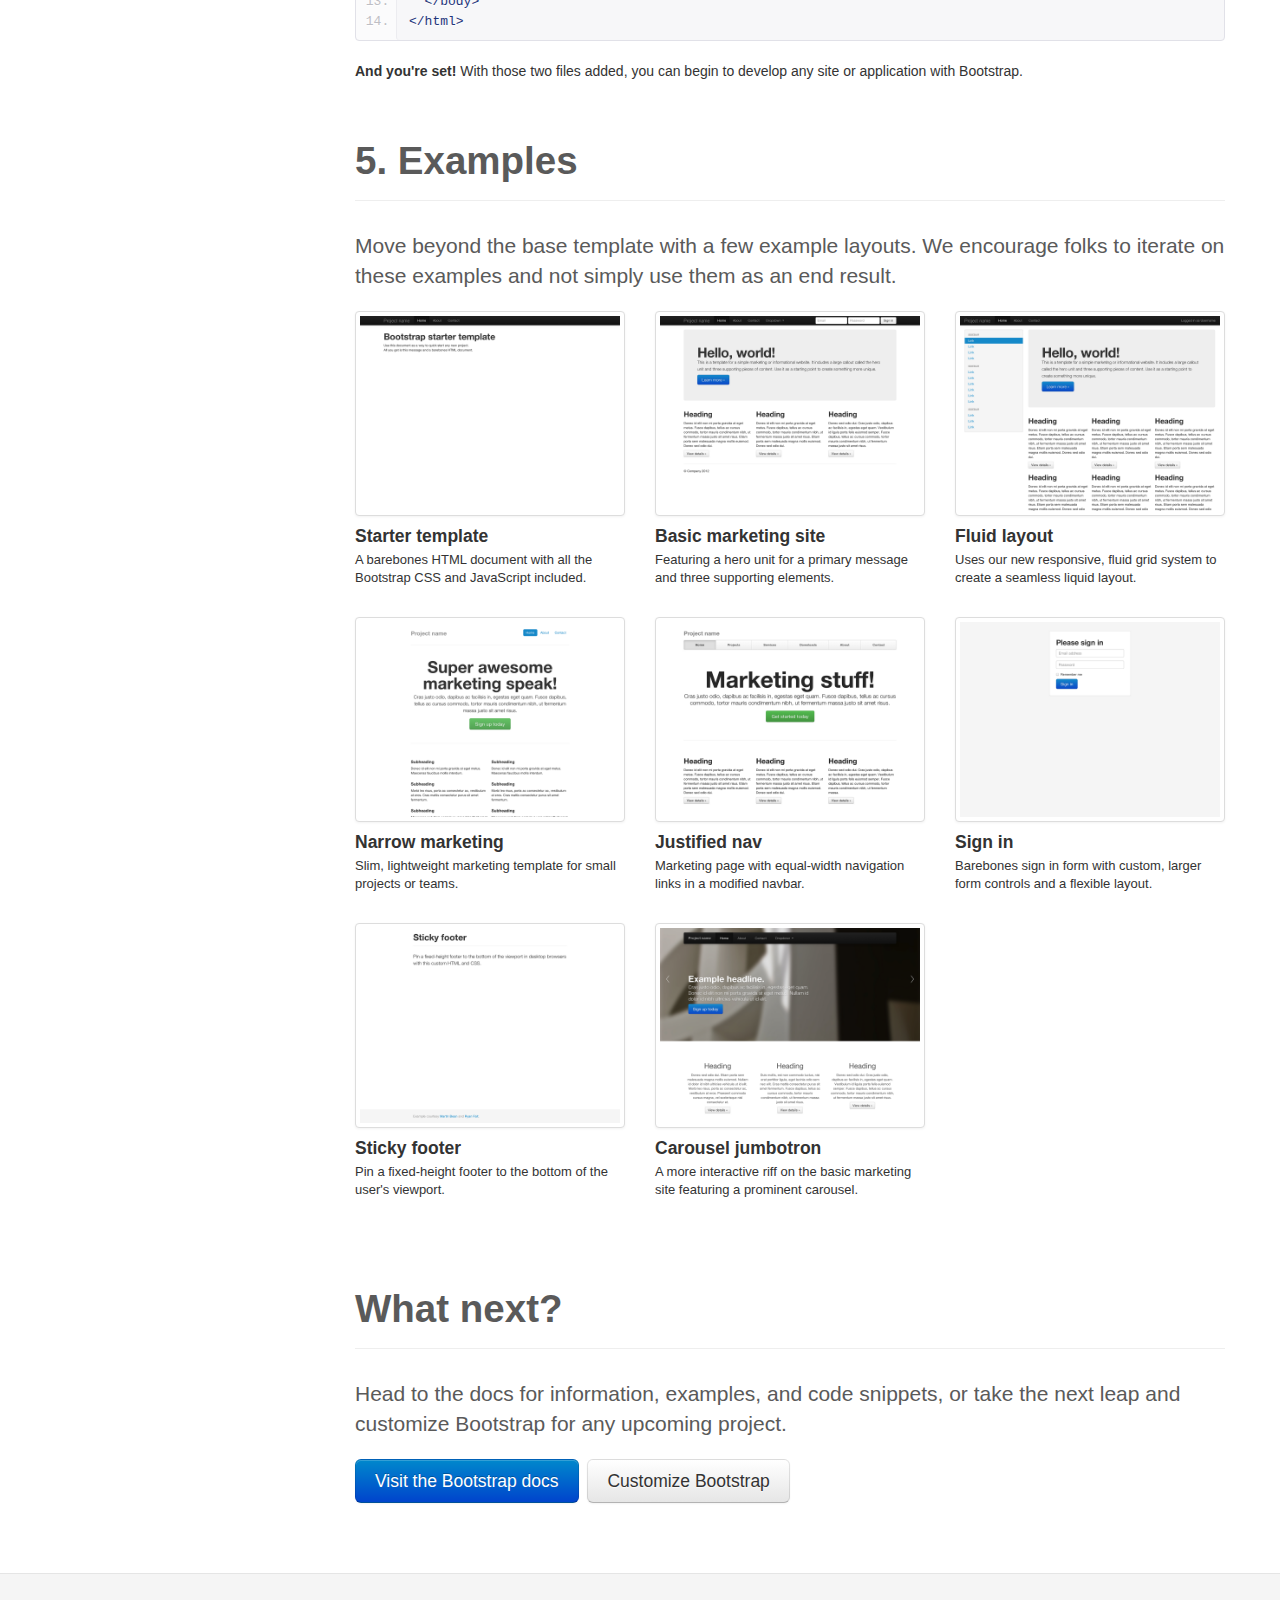
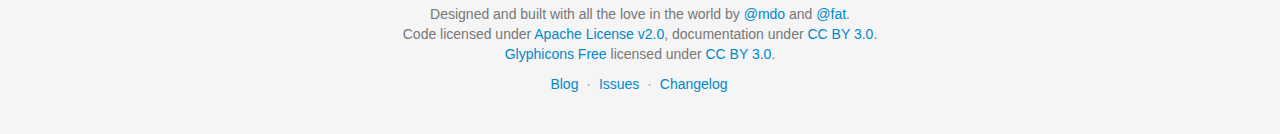
<file: docs/getting-started.html>
<!DOCTYPE html>
<html lang="en">
  <head>
    <meta charset="utf-8">
    <title>Getting · Bootstrap</title>
    <meta name="viewport" content="width=device-width, initial-scale=1.0">
    <meta name="description" content="">
    <meta name="author" content="">

    <!-- Le styles -->
    <link href="assets/css/bootstrap.css" rel="stylesheet">
    <link href="assets/css/bootstrap-responsive.css" rel="stylesheet">
    <link href="assets/css/docs.css" rel="stylesheet">
    <link href="assets/js/google-code-prettify/prettify.css" rel="stylesheet">

    <!-- Le HTML5 shim, for IE6-8 support of HTML5 elements -->
    <!--[if lt IE 9]>
      <script src="assets/js/html5shiv.js"></script>
    <![endif]-->

    <!-- Le fav and touch icons -->
    <link rel="apple-touch-icon-precomposed" sizes="144x144" href="assets/ico/apple-touch-icon-144-precomposed.png">
    <link rel="apple-touch-icon-precomposed" sizes="114x114" href="assets/ico/apple-touch-icon-114-precomposed.png">
      <link rel="apple-touch-icon-precomposed" sizes="72x72" href="assets/ico/apple-touch-icon-72-precomposed.png">
                    <link rel="apple-touch-icon-precomposed" href="assets/ico/apple-touch-icon-57-precomposed.png">
                                   <link rel="shortcut icon" href="assets/ico/favicon.png">

  </head>

  <body data-spy="scroll" data-target=".bs-docs-sidebar">

    <!-- Navbar
    ================================================== -->
    <div class="navbar navbar-inverse navbar-fixed-top">
      <div class="navbar-inner">
        <div class="container">
          <button type="button" class="btn btn-navbar" data-toggle="collapse" data-target=".nav-collapse">
            <span class="icon-bar"></span>
            <span class="icon-bar"></span>
            <span class="icon-bar"></span>
          </button>
          <a class="brand" href="./index.html">Bootstrap</a>
          <div class="nav-collapse collapse">
            <ul class="nav">
              <li class="">
                <a href="./index.html">Home</a>
              </li>
              <li class="active">
                <a href="./getting-started.html">Get started</a>
              </li>
              <li class="">
                <a href="./scaffolding.html">Scaffolding</a>
              </li>
              <li class="">
                <a href="./base-css.html">Base CSS</a>
              </li>
              <li class="">
                <a href="./components.html">Components</a>
              </li>
              <li class="">
                <a href="./javascript.html">JavaScript</a>
              </li>
              <li class="">
                <a href="./customize.html">Customize</a>
              </li>
            </ul>
          </div>
        </div>
      </div>
    </div>

<!-- Subhead
================================================== -->
<header class="jumbotron subhead" id="overview">
  <div class="container">
    <h1>Getting started</h1>
    <p class="lead">Overview of the project, its contents, and how to get started with a simple template.</p>
  </div>
</header>


  <div class="container">

    <!-- Docs nav
    ================================================== -->
    <div class="row">
      <div class="span3 bs-docs-sidebar">
        <ul class="nav nav-list bs-docs-sidenav">
          <li><a href="#download-bootstrap"><i class="icon-chevron-right"></i> Download</a></li>
          <li><a href="#file-structure"><i class="icon-chevron-right"></i> File structure</a></li>
          <li><a href="#contents"><i class="icon-chevron-right"></i> What's included</a></li>
          <li><a href="#html-template"><i class="icon-chevron-right"></i> HTML template</a></li>
          <li><a href="#examples"><i class="icon-chevron-right"></i> Examples</a></li>
          <li><a href="#what-next"><i class="icon-chevron-right"></i> What next?</a></li>
        </ul>
      </div>
      <div class="span9">



        <!-- Download
        ================================================== -->
        <section id="download-bootstrap">
          <div class="page-header">
            <h1>1. Download</h1>
          </div>
          <p class="lead">Before downloading, be sure to have a code editor (we recommend <a href="http://sublimetext.com/2">Sublime Text 2</a>) and some working knowledge of HTML and CSS. We won't walk through the source files here, but they are available for download. We'll focus on getting started with the compiled Bootstrap files.</p>

          <div class="row-fluid">
            <div class="span6">
              <h2>Download compiled</h2>
              <p><strong>Fastest way to get started:</strong> get the compiled and minified versions of our CSS, JS, and images. No docs or original source files.</p>
              <p><a class="btn btn-large btn-primary" href="assets/bootstrap.zip" >Download Bootstrap</a></p>
            </div>
            <div class="span6">
              <h2>Download source</h2>
              <p>Get the original files for all CSS and JavaScript, along with a local copy of the docs by downloading the latest version directly from GitHub.</p>
              <p><a class="btn btn-large" href="https://github.com/twitter/bootstrap/zipball/master" >Download Bootstrap source</a></p>
            </div>
          </div>
        </section>



        <!-- File structure
        ================================================== -->
        <section id="file-structure">
          <div class="page-header">
            <h1>2. File structure</h1>
          </div>
          <p class="lead">Within the download you'll find the following file structure and contents, logically grouping common assets and providing both compiled and minified variations.</p>
          <p>Once downloaded, unzip the compressed folder to see the structure of (the compiled) Bootstrap. You'll see something like this:</p>
<pre class="prettyprint">
  bootstrap/
  ├── css/
  │   ├── bootstrap.css
  │   ├── bootstrap.min.css
  ├── js/
  │   ├── bootstrap.js
  │   ├── bootstrap.min.js
  └── img/
      ├── glyphicons-halflings.png
      └── glyphicons-halflings-white.png
</pre>
          <p>This is the most basic form of Bootstrap: compiled files for quick drop-in usage in nearly any web project. We provide compiled CSS and JS (<code>bootstrap.*</code>), as well as compiled and minified CSS and JS (<code>bootstrap.min.*</code>). The image files are compressed using <a href="http://imageoptim.com/">ImageOptim</a>, a Mac app for compressing PNGs.</p>
          <p>Please note that all JavaScript plugins require jQuery to be included.</p>
        </section>



        <!-- Contents
        ================================================== -->
        <section id="contents">
          <div class="page-header">
            <h1>3. What's included</h1>
          </div>
          <p class="lead">Bootstrap comes equipped with HTML, CSS, and JS for all sorts of things, but they can be summarized with a handful of categories visible at the top of the <a href="http://getbootstrap.com">Bootstrap documentation</a>.</p>

          <h2>Docs sections</h2>
          <h4><a href="http://twitter.github.com/bootstrap/scaffolding.html">Scaffolding</a></h4>
          <p>Global styles for the body to reset type and background, link styles, grid system, and two simple layouts.</p>
          <h4><a href="http://twitter.github.com/bootstrap/base-css.html">Base CSS</a></h4>
          <p>Styles for common HTML elements like typography, code, tables, forms, and buttons. Also includes <a href="http://glyphicons.com">Glyphicons</a>, a great little icon set.</p>
          <h4><a href="http://twitter.github.com/bootstrap/components.html">Components</a></h4>
          <p>Basic styles for common interface components like tabs and pills, navbar, alerts, page headers, and more.</p>
          <h4><a href="http://twitter.github.com/bootstrap/javascript.html">JavaScript plugins</a></h4>
          <p>Similar to Components, these JavaScript plugins are interactive components for things like tooltips, popovers, modals, and more.</p>

          <h2>List of components</h2>
          <p>Together, the <strong>Components</strong> and <strong>JavaScript plugins</strong> sections provide the following interface elements:</p>
          <ul>
            <li>Button groups</li>
            <li>Button dropdowns</li>
            <li>Navigational tabs, pills, and lists</li>
            <li>Navbar</li>
            <li>Labels</li>
            <li>Badges</li>
            <li>Page headers and hero unit</li>
            <li>Thumbnails</li>
            <li>Alerts</li>
            <li>Progress bars</li>
            <li>Modals</li>
            <li>Dropdowns</li>
            <li>Tooltips</li>
            <li>Popovers</li>
            <li>Accordion</li>
            <li>Carousel</li>
            <li>Typeahead</li>
          </ul>
          <p>In future guides, we may walk through these components individually in more detail. Until then, look for each of these in the documentation for information on how to utilize and customize them.</p>
        </section>



        <!-- HTML template
        ================================================== -->
        <section id="html-template">
          <div class="page-header">
            <h1>4. Basic HTML template</h1>
          </div>
          <p class="lead">With a brief intro into the contents out of the way, we can focus on putting Bootstrap to use. To do that, we'll utilize a basic HTML template that includes everything we mentioned in the <a href="./getting-started.html#file-structure">File structure</a>.</p>
          <p>Now, here's a look at a <strong>typical HTML file</strong>:</p>
<pre class="prettyprint linenums">
&lt;!DOCTYPE html&gt;
&lt;html&gt;
  &lt;head&gt;
    &lt;title&gt;Bootstrap 101 Template&lt;/title&gt;
    &lt;meta name="viewport" content="width=device-width, initial-scale=1.0"&gt;
  &lt;/head&gt;
  &lt;body&gt;
    &lt;h1&gt;Hello, world!&lt;/h1&gt;
    &lt;script src="http://code.jquery.com/jquery.js"&gt;&lt;/script&gt;
  &lt;/body&gt;
&lt;/html&gt;
</pre>
          <p>To make this <strong>a Bootstrapped template</strong>, just include the appropriate CSS and JS files:</p>
<pre class="prettyprint linenums">
&lt;!DOCTYPE html&gt;
&lt;html&gt;
  &lt;head&gt;
    &lt;title&gt;Bootstrap 101 Template&lt;/title&gt;
    &lt;meta name="viewport" content="width=device-width, initial-scale=1.0"&gt;
    &lt;!-- Bootstrap --&gt;
    &lt;link href="css/bootstrap.min.css" rel="stylesheet" media="screen"&gt;
  &lt;/head&gt;
  &lt;body&gt;
    &lt;h1&gt;Hello, world!&lt;/h1&gt;
    &lt;script src="http://code.jquery.com/jquery.js"&gt;&lt;/script&gt;
    &lt;script src="js/bootstrap.min.js"&gt;&lt;/script&gt;
  &lt;/body&gt;
&lt;/html&gt;
</pre>
          <p><strong>And you're set!</strong> With those two files added, you can begin to develop any site or application with Bootstrap.</p>
        </section>



        <!-- Examples
        ================================================== -->
        <section id="examples">
          <div class="page-header">
            <h1>5. Examples</h1>
          </div>
          <p class="lead">Move beyond the base template with a few example layouts. We encourage folks to iterate on these examples and not simply use them as an end result.</p>
          <ul class="thumbnails bootstrap-examples">
            <li class="span3">
              <a class="thumbnail" href="examples/starter-template.html">
                <img src="assets/img/examples/bootstrap-example-starter.png" alt="">
              </a>
              <h4>Starter template</h4>
              <p>A barebones HTML document with all the Bootstrap CSS and JavaScript included.</p>
            </li>
            <li class="span3">
              <a class="thumbnail" href="examples/hero.html">
                <img src="assets/img/examples/bootstrap-example-marketing.png" alt="">
              </a>
              <h4>Basic marketing site</h4>
              <p>Featuring a hero unit for a primary message and three supporting elements.</p>
            </li>
            <li class="span3">
              <a class="thumbnail" href="examples/fluid.html">
                <img src="assets/img/examples/bootstrap-example-fluid.png" alt="">
              </a>
              <h4>Fluid layout</h4>
              <p>Uses our new responsive, fluid grid system to create a seamless liquid layout.</p>
            </li>

            <li class="span3">
              <a class="thumbnail" href="examples/marketing-narrow.html">
                <img src="assets/img/examples/bootstrap-example-marketing-narrow.png" alt="">
              </a>
              <h4>Narrow marketing</h4>
              <p>Slim, lightweight marketing template for small projects or teams.</p>
            </li>
            <li class="span3">
              <a class="thumbnail" href="examples/justified-nav.html">
                <img src="assets/img/examples/bootstrap-example-justified-nav.png" alt="">
              </a>
              <h4>Justified nav</h4>
              <p>Marketing page with equal-width navigation links in a modified navbar.</p>
            </li>
            <li class="span3">
              <a class="thumbnail" href="examples/signin.html">
                <img src="assets/img/examples/bootstrap-example-signin.png" alt="">
              </a>
              <h4>Sign in</h4>
              <p>Barebones sign in form with custom, larger form controls and a flexible layout.</p>
            </li>

            <li class="span3">
              <a class="thumbnail" href="examples/sticky-footer.html">
                <img src="assets/img/examples/bootstrap-example-sticky-footer.png" alt="">
              </a>
              <h4>Sticky footer</h4>
              <p>Pin a fixed-height footer to the bottom of the user's viewport.</p>
            </li>
            <li class="span3">
              <a class="thumbnail" href="examples/carousel.html">
                <img src="assets/img/examples/bootstrap-example-carousel.png" alt="">
              </a>
              <h4>Carousel jumbotron</h4>
              <p>A more interactive riff on the basic marketing site featuring a prominent carousel.</p>
            </li>
          </ul>
        </section>




        <!-- Next
        ================================================== -->
        <section id="what-next">
          <div class="page-header">
            <h1>What next?</h1>
          </div>
          <p class="lead">Head to the docs for information, examples, and code snippets, or take the next leap and customize Bootstrap for any upcoming project.</p>
          <a class="btn btn-large btn-primary" href="./scaffolding.html" >Visit the Bootstrap docs</a>
          <a class="btn btn-large" href="./customize.html" style="margin-left: 5px;" >Customize Bootstrap</a>
        </section>




      </div>
    </div>

  </div>



    <!-- Footer
    ================================================== -->
    <footer class="footer">
      <div class="container">
        <p>Designed and built with all the love in the world by <a href="http://twitter.com/mdo" target="_blank">@mdo</a> and <a href="http://twitter.com/fat" target="_blank">@fat</a>.</p>
        <p>Code licensed under <a href="http://www.apache.org/licenses/LICENSE-2.0" target="_blank">Apache License v2.0</a>, documentation under <a href="http://creativecommons.org/licenses/by/3.0/">CC BY 3.0</a>.</p>
        <p><a href="http://glyphicons.com">Glyphicons Free</a> licensed under <a href="http://creativecommons.org/licenses/by/3.0/">CC BY 3.0</a>.</p>
        <ul class="footer-links">
          <li><a href="http://blog.getbootstrap.com">Blog</a></li>
          <li class="muted">&middot;</li>
          <li><a href="https://github.com/twitter/bootstrap/issues?state=open">Issues</a></li>
          <li class="muted">&middot;</li>
          <li><a href="https://github.com/twitter/bootstrap/blob/master/CHANGELOG.md">Changelog</a></li>
        </ul>
      </div>
    </footer>



    <!-- Le javascript
    ================================================== -->
    <!-- Placed at the end of the document so the pages load faster -->
    <script type="text/javascript" src="http://platform.twitter.com/widgets.js"></script>
    <script src="assets/js/jquery.js"></script>
    <script src="assets/js/bootstrap-transition.js"></script>
    <script src="assets/js/bootstrap-alert.js"></script>
    <script src="assets/js/bootstrap-modal.js"></script>
    <script src="assets/js/bootstrap-dropdown.js"></script>
    <script src="assets/js/bootstrap-scrollspy.js"></script>
    <script src="assets/js/bootstrap-tab.js"></script>
    <script src="assets/js/bootstrap-tooltip.js"></script>
    <script src="assets/js/bootstrap-popover.js"></script>
    <script src="assets/js/bootstrap-button.js"></script>
    <script src="assets/js/bootstrap-collapse.js"></script>
    <script src="assets/js/bootstrap-carousel.js"></script>
    <script src="assets/js/bootstrap-typeahead.js"></script>
    <script src="assets/js/bootstrap-affix.js"></script>

    <script src="assets/js/holder/holder.js"></script>
    <script src="assets/js/google-code-prettify/prettify.js"></script>

    <script src="assets/js/application.js"></script>



  </body>
</html>
</file>
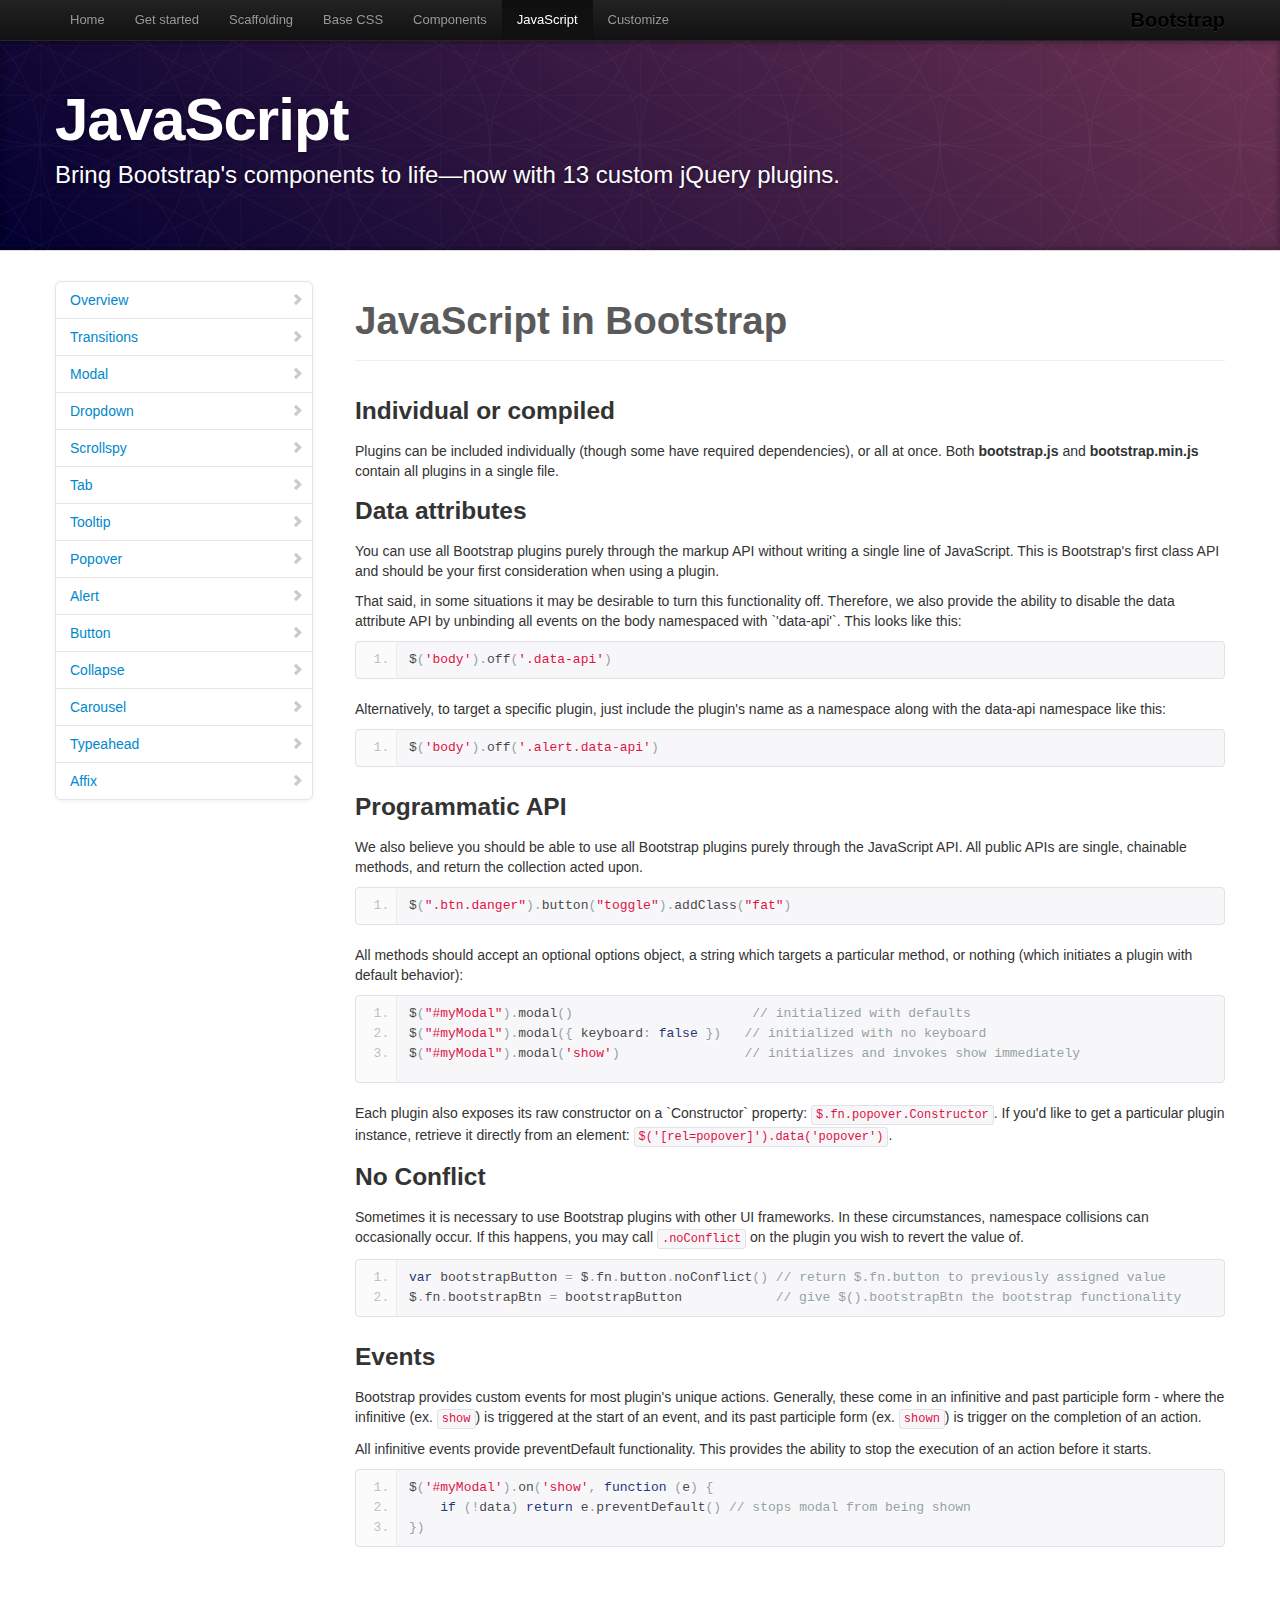
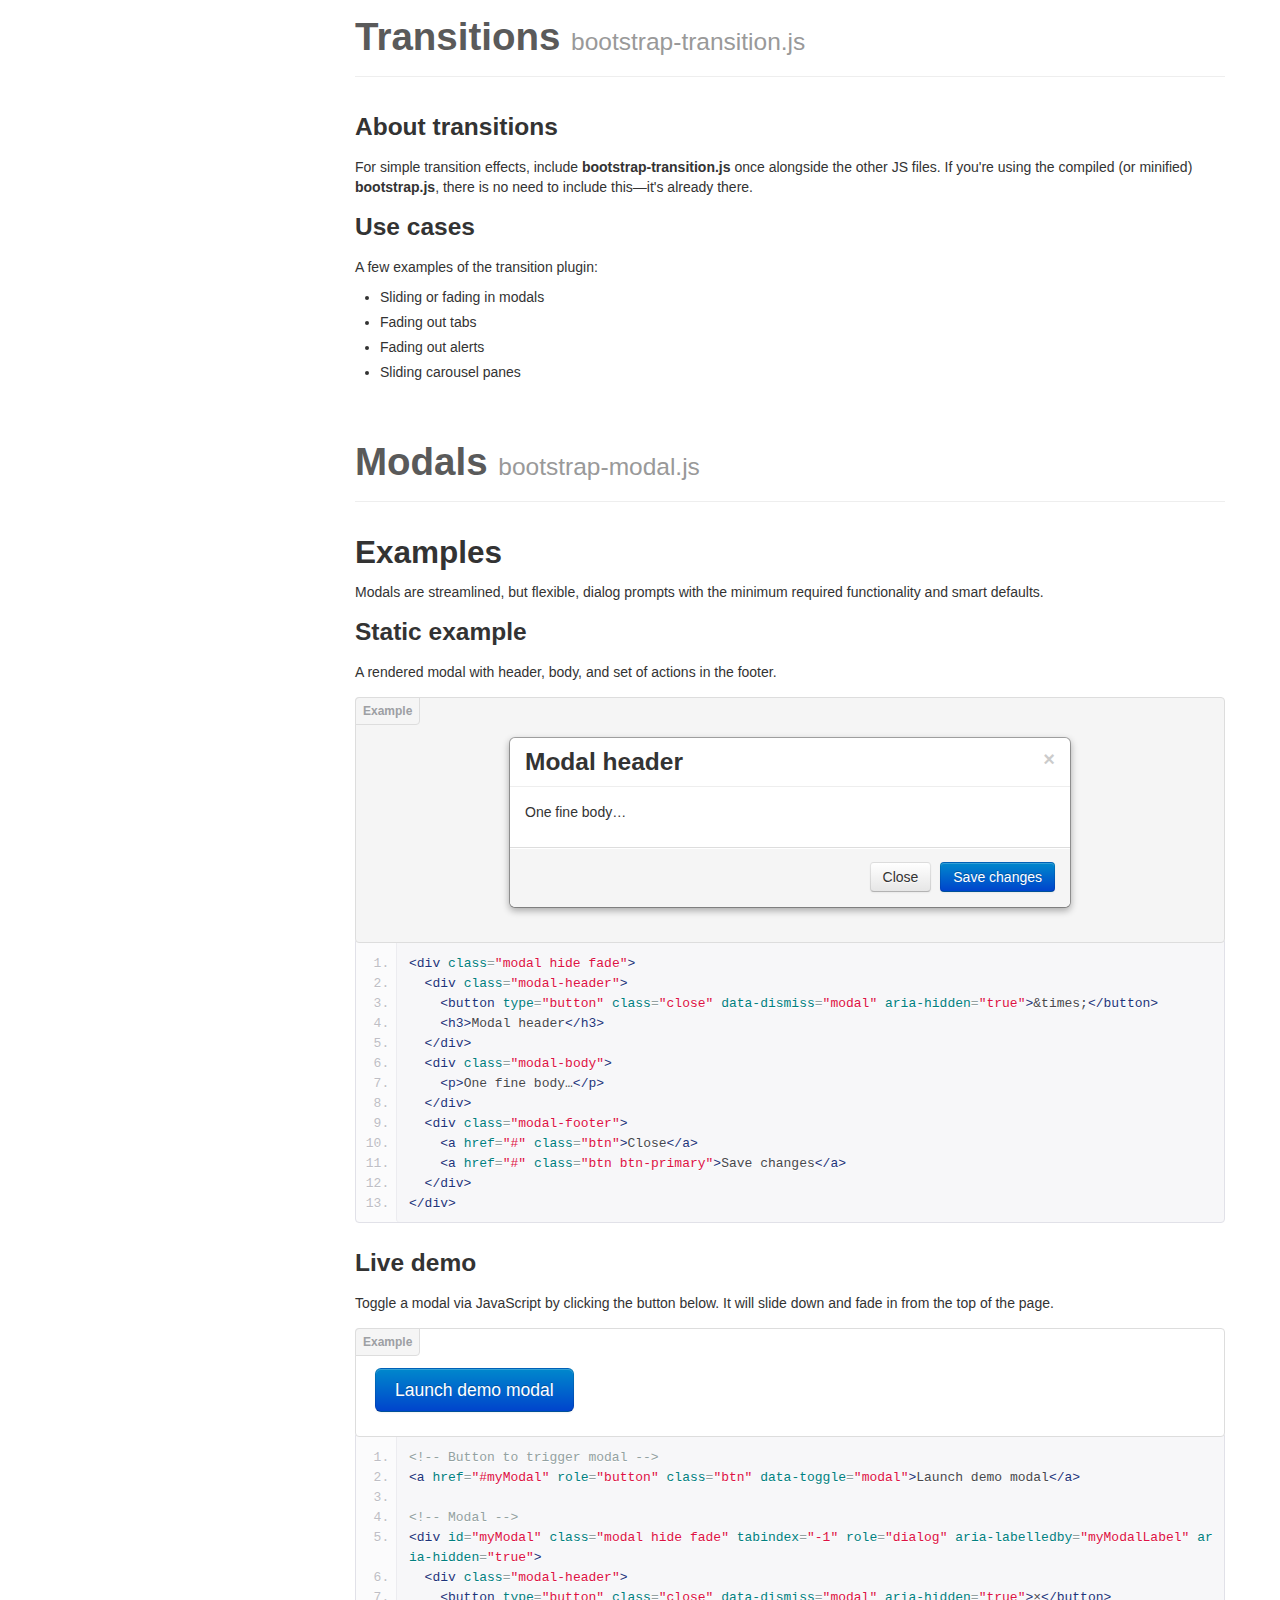
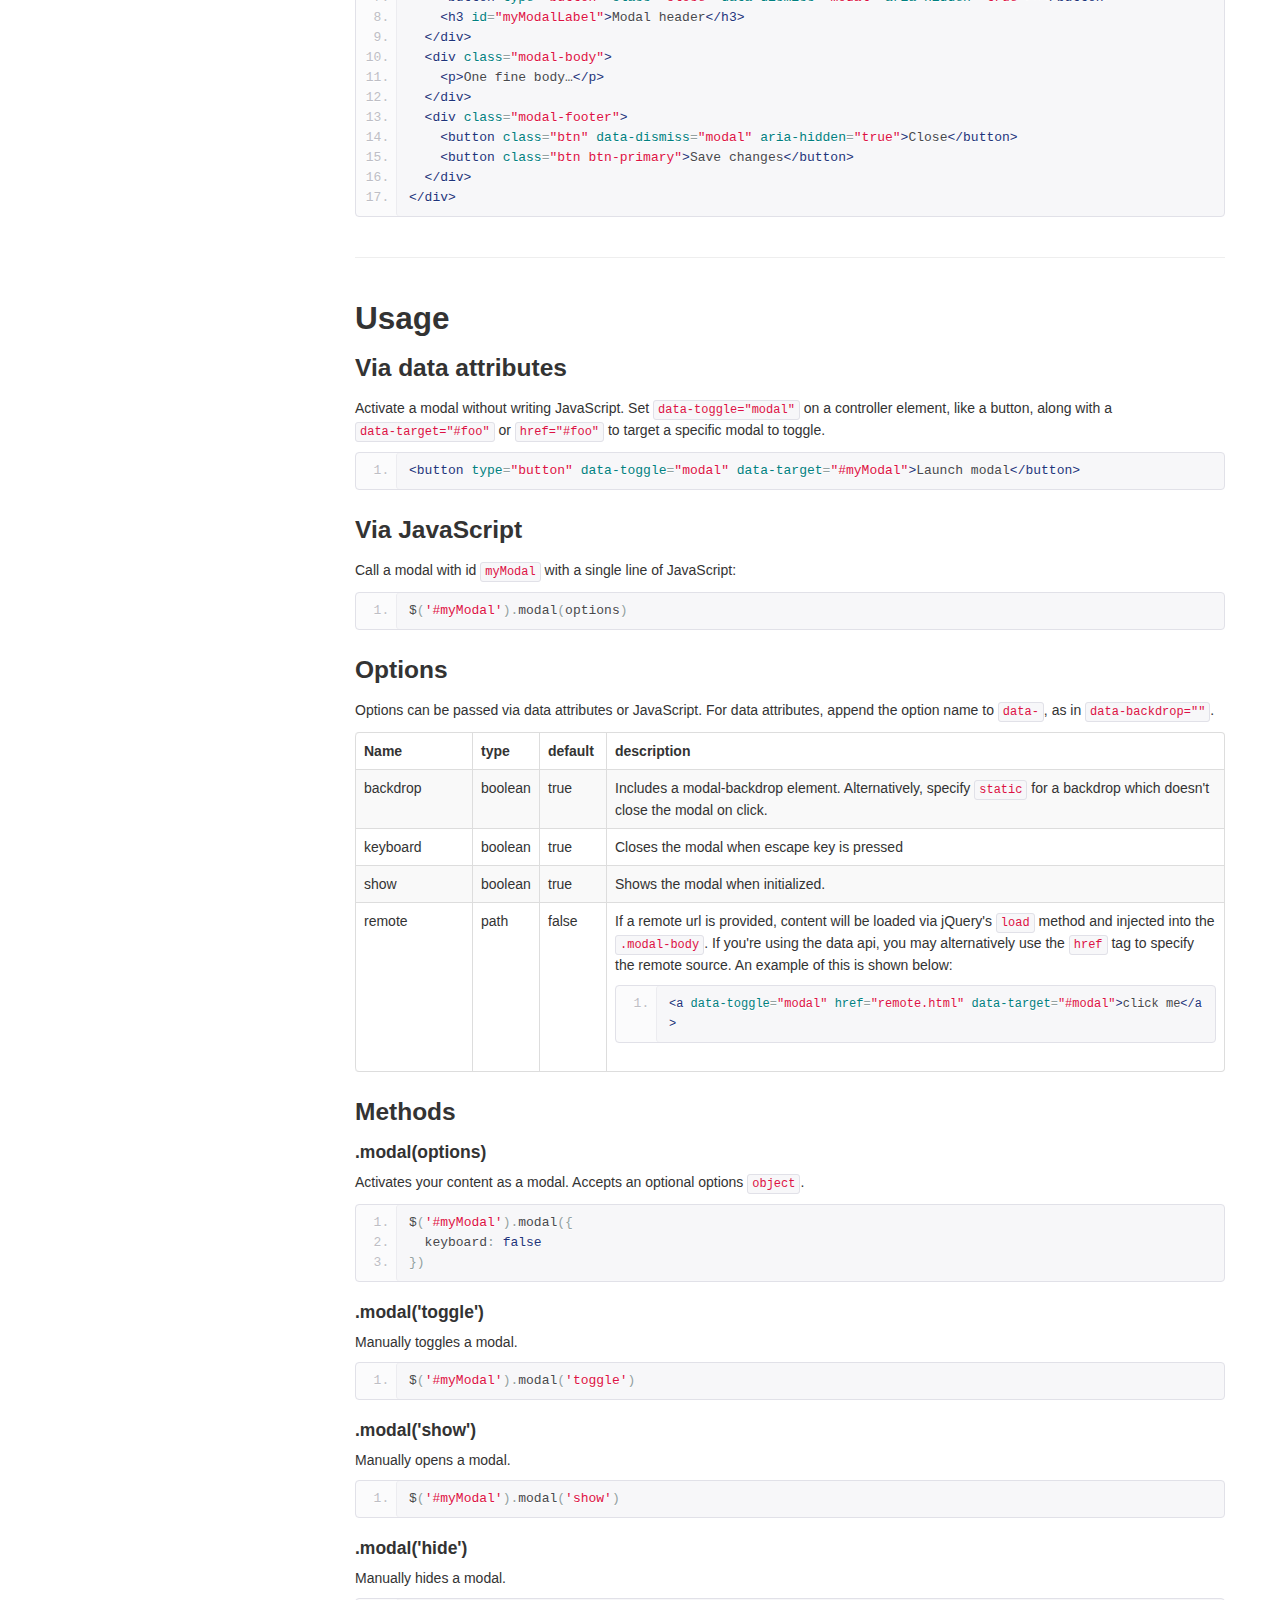
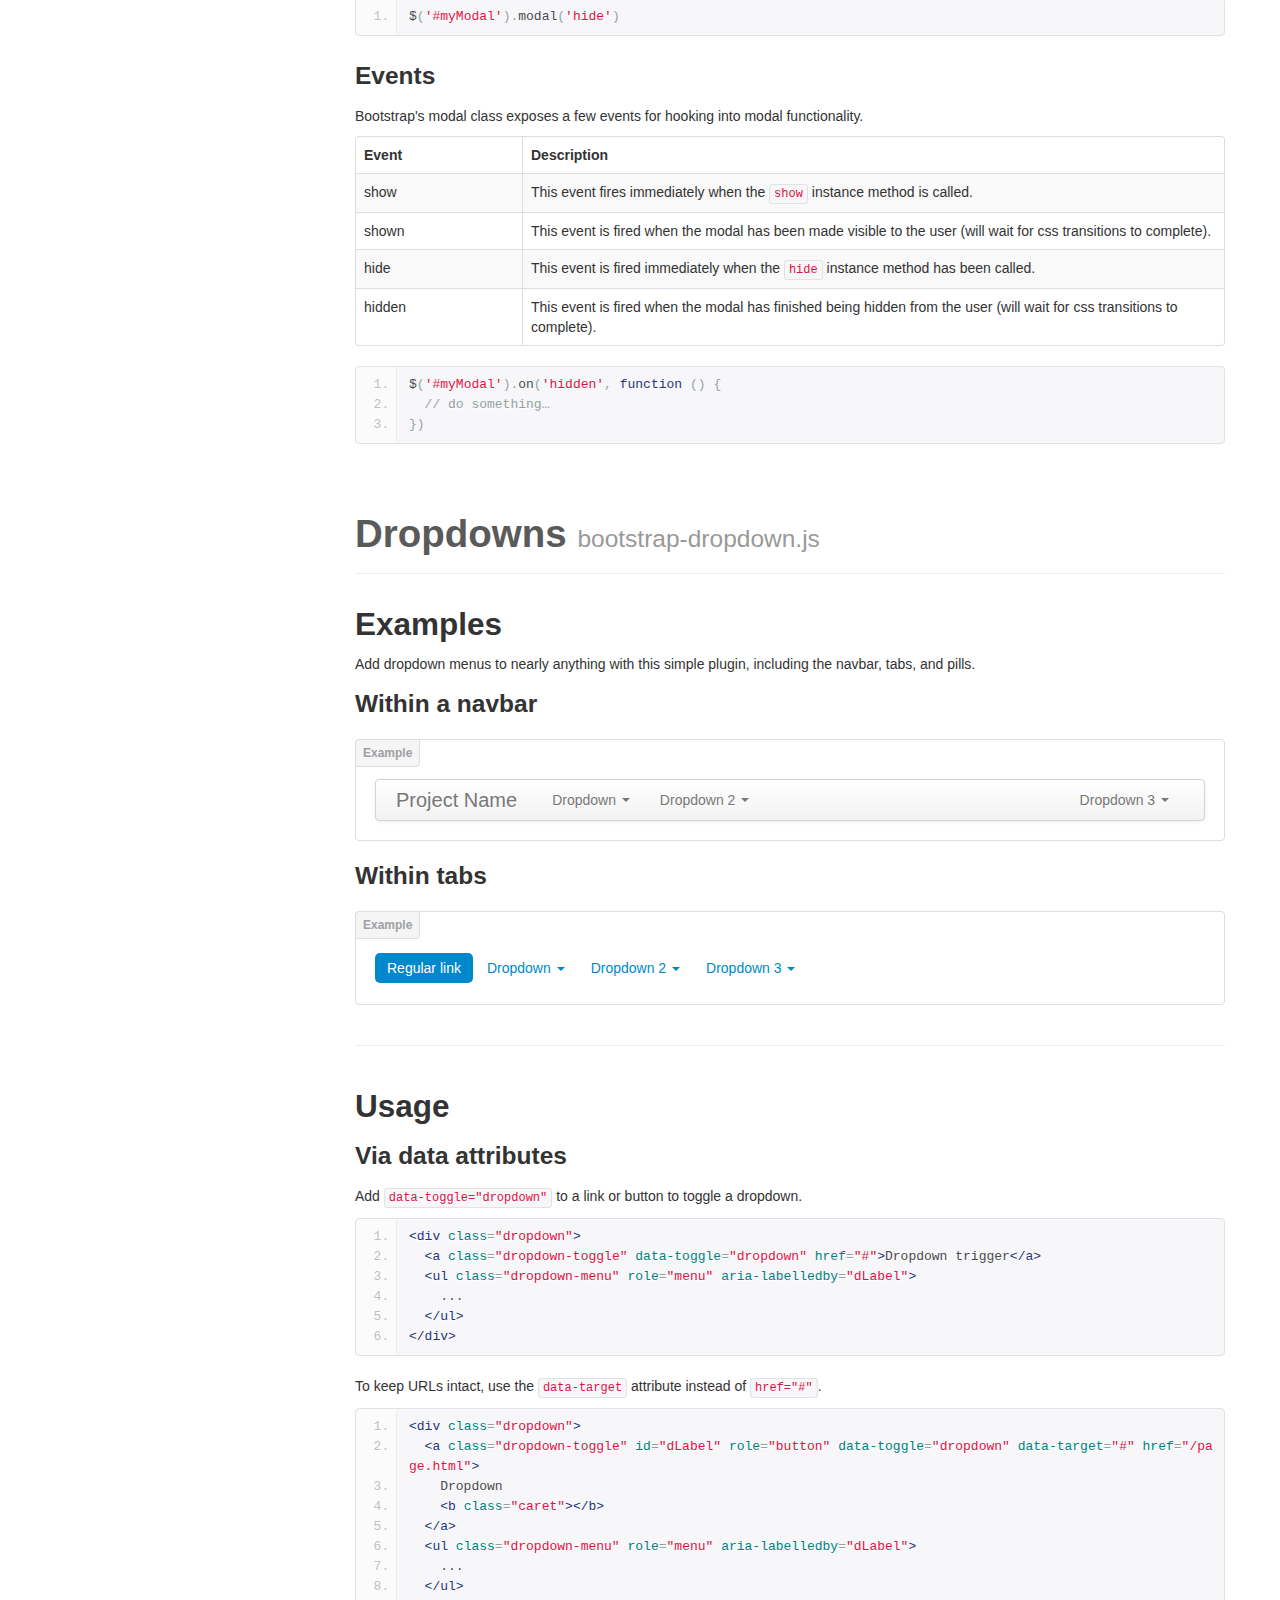
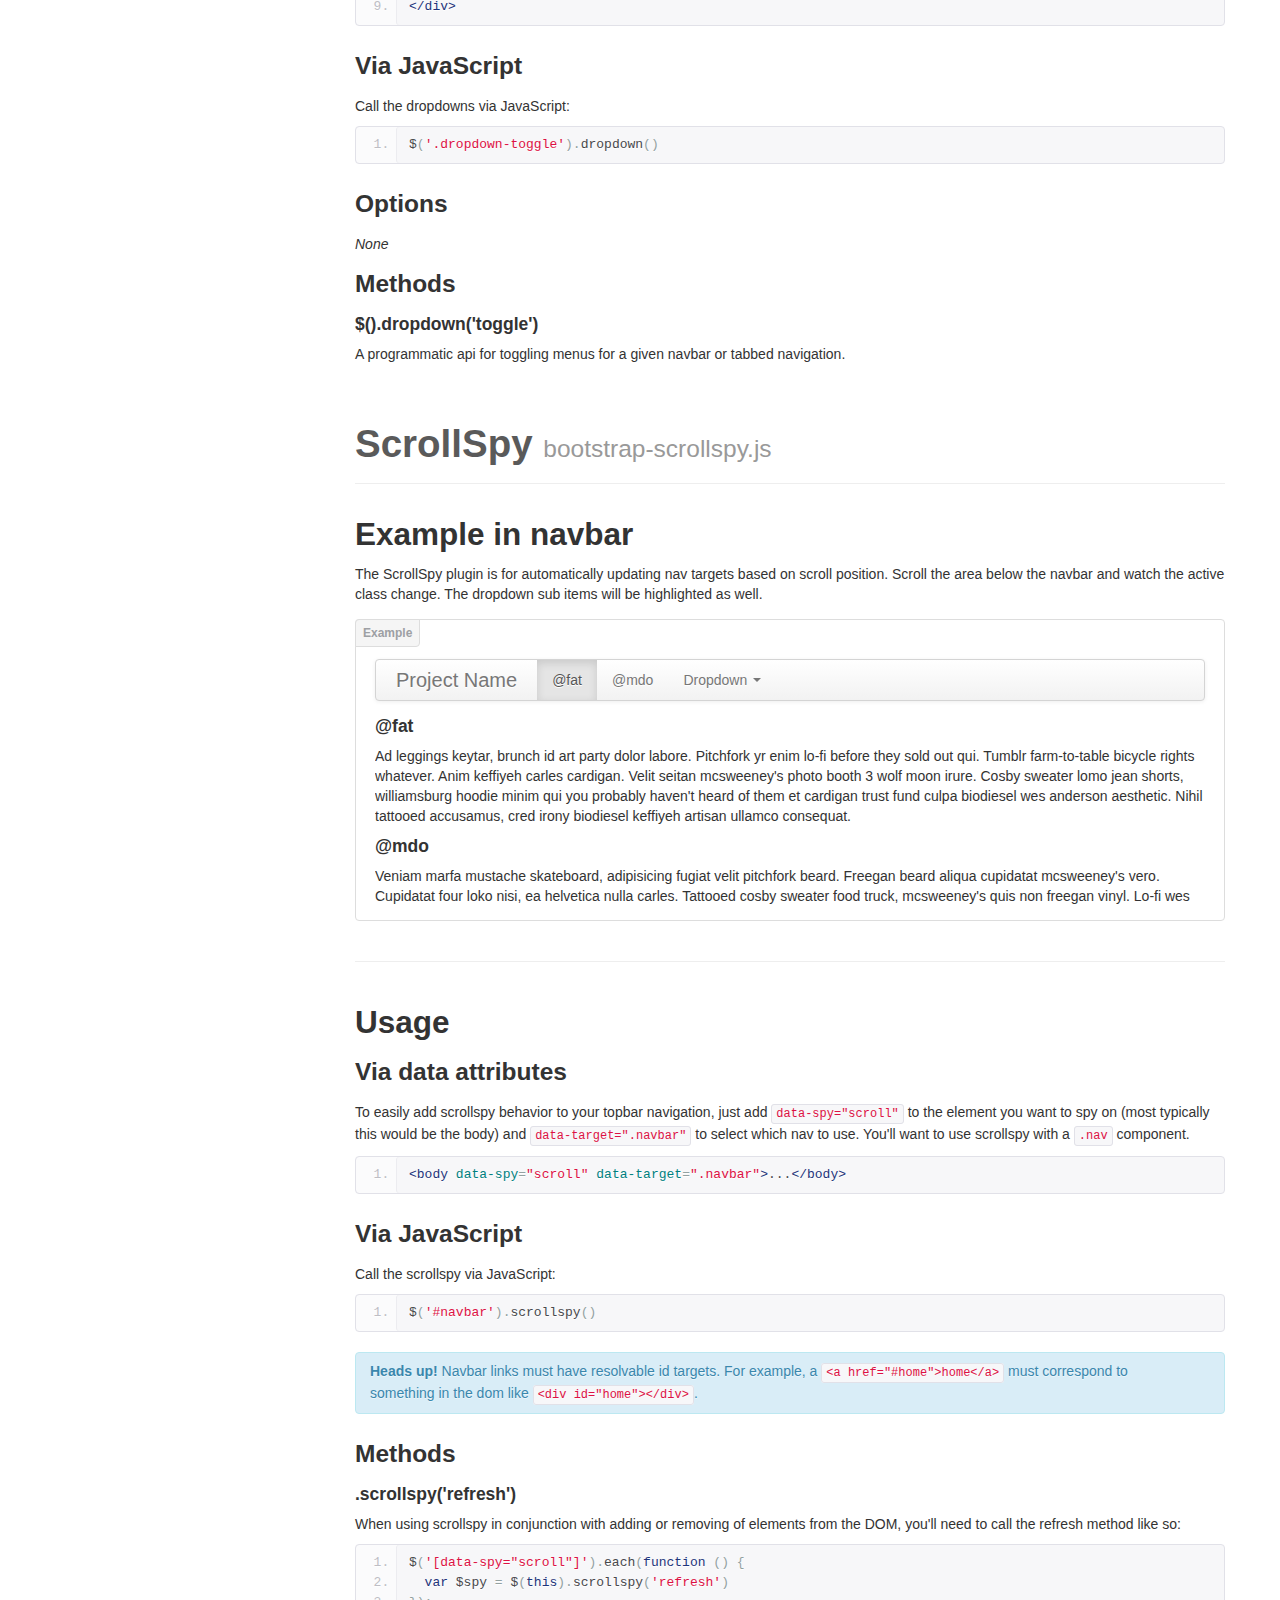
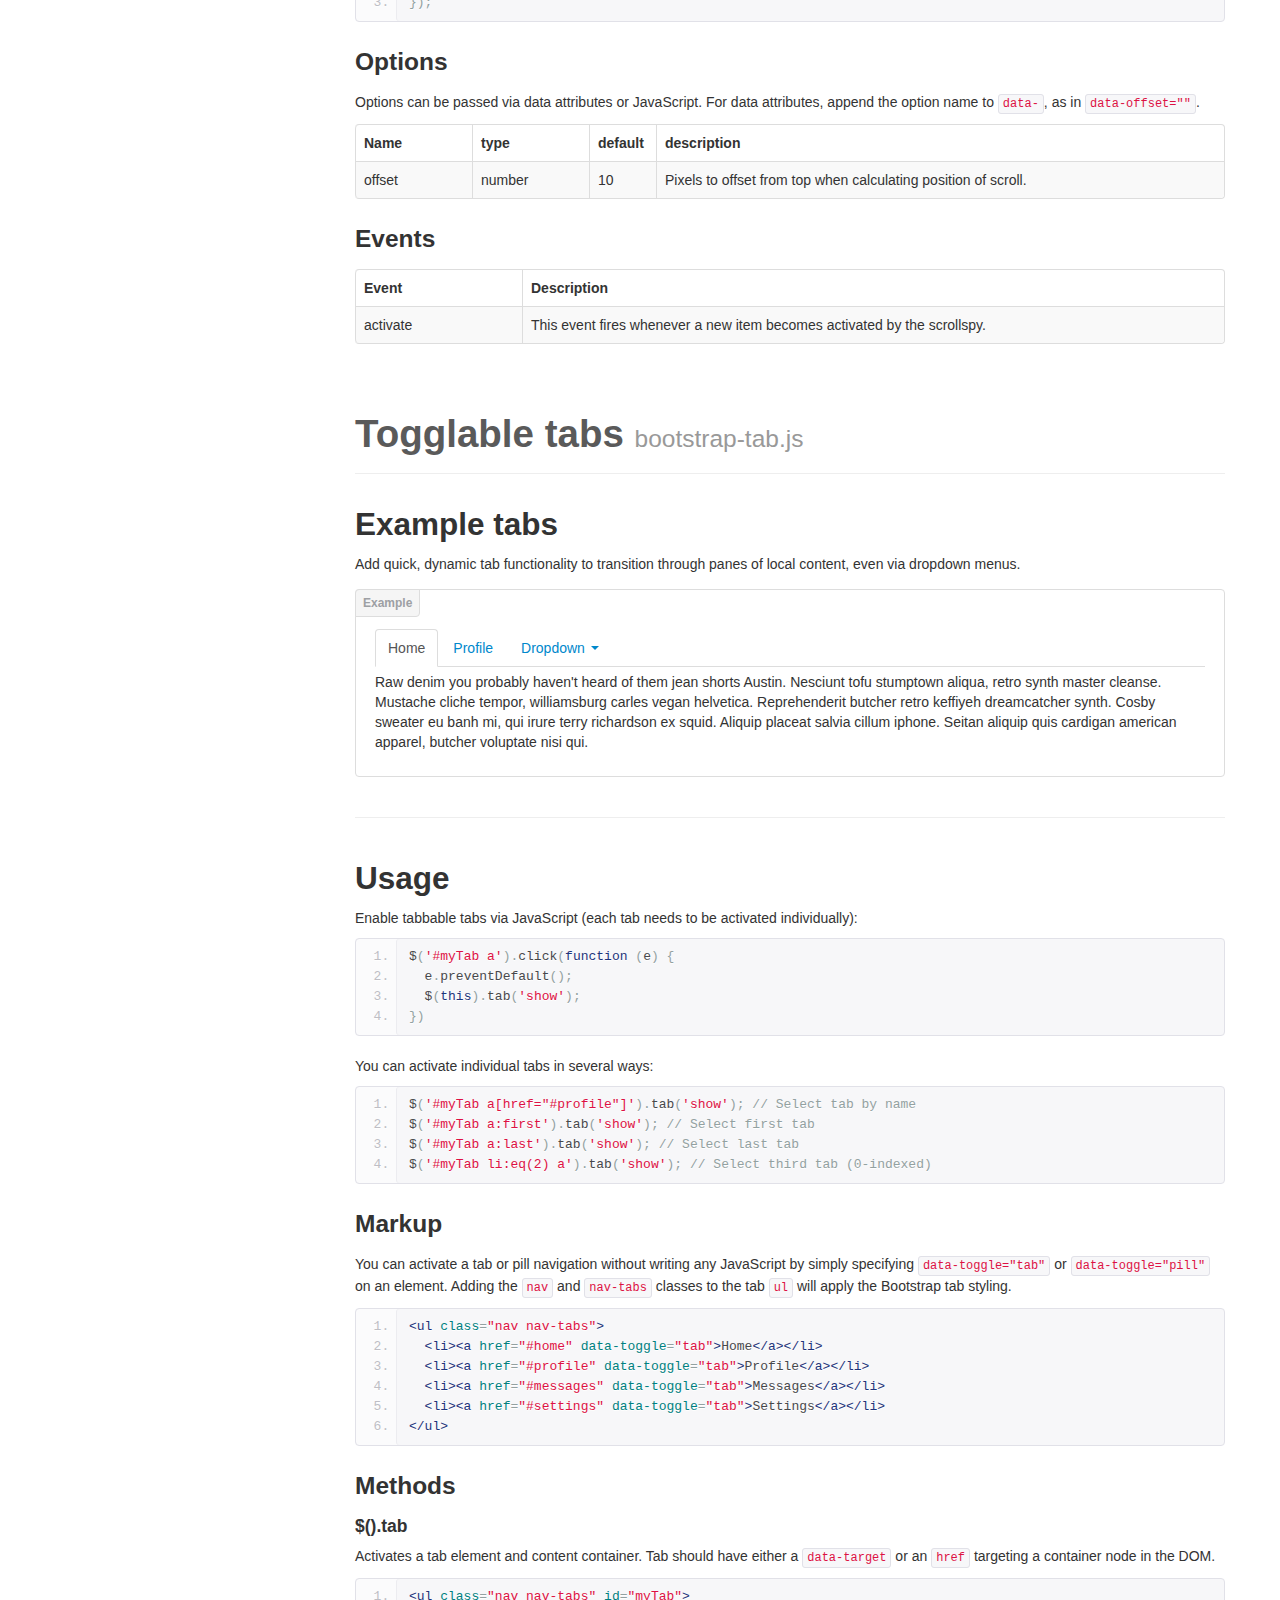
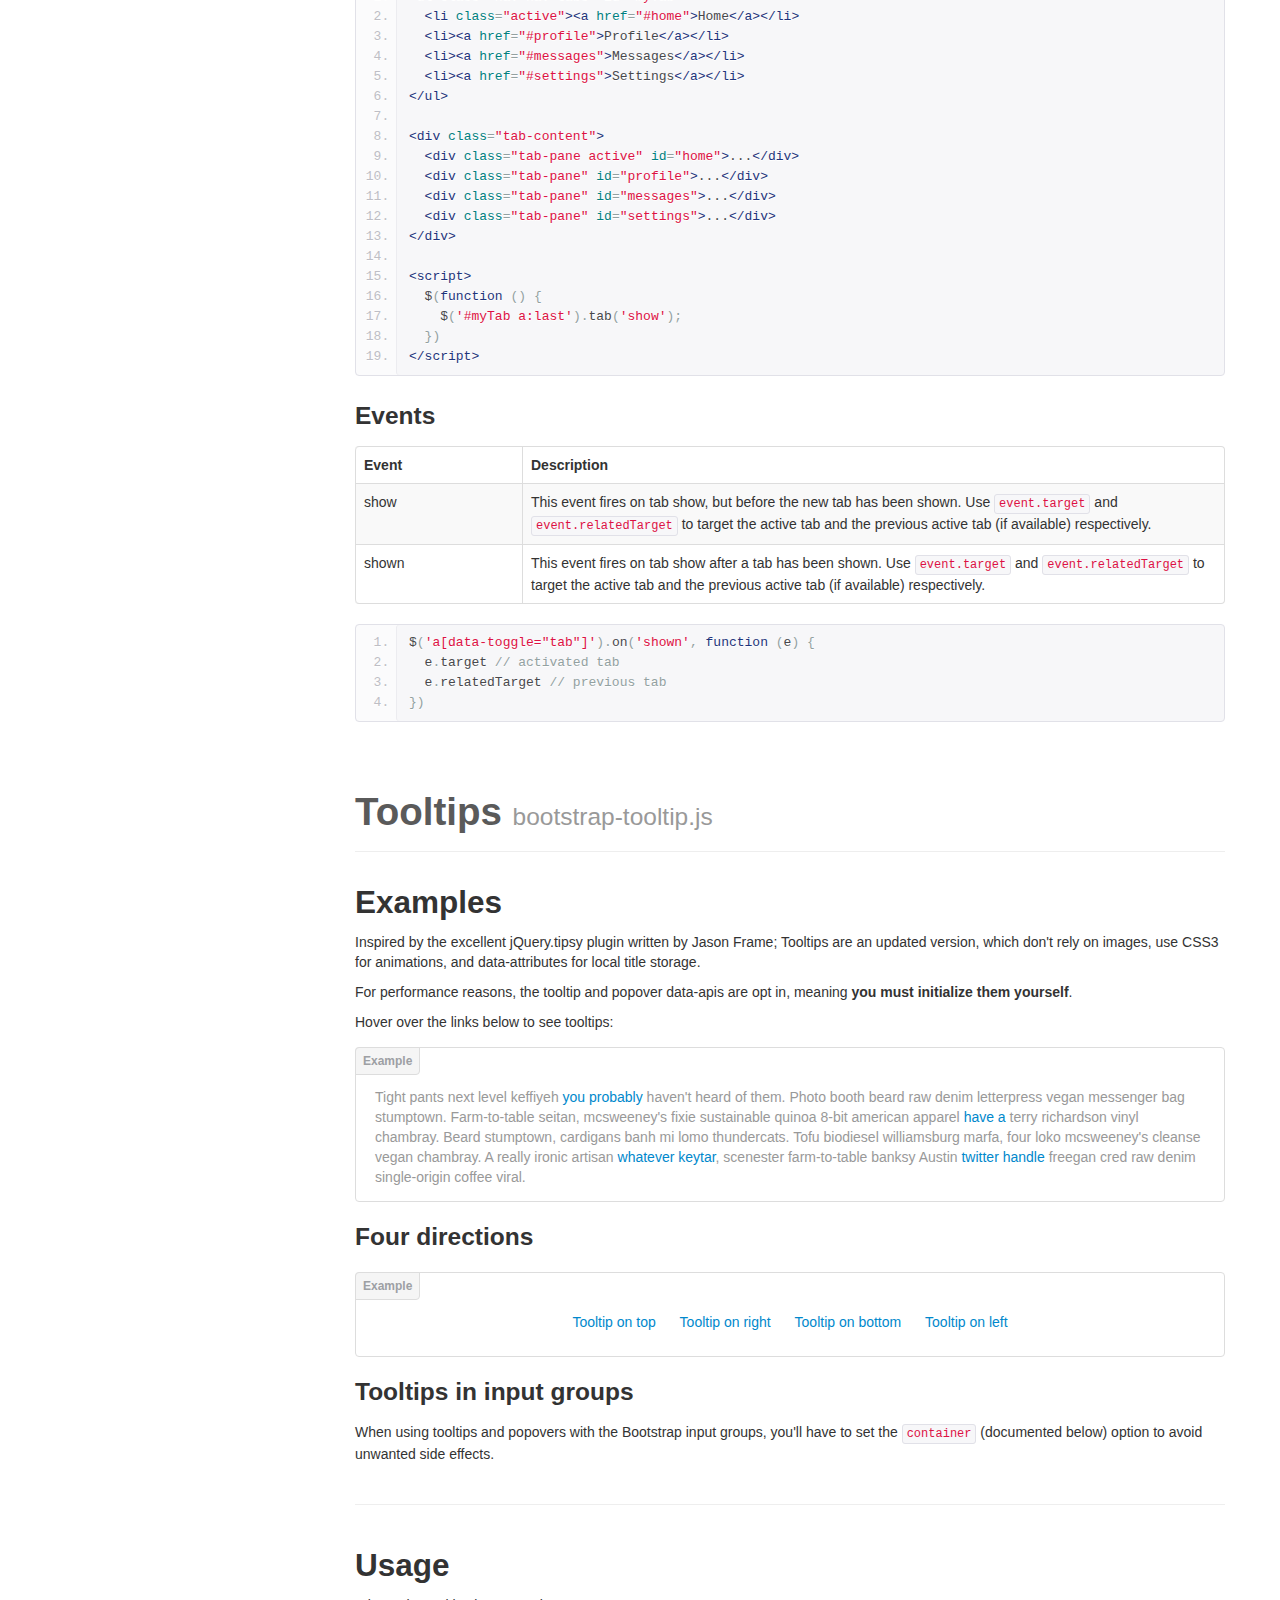
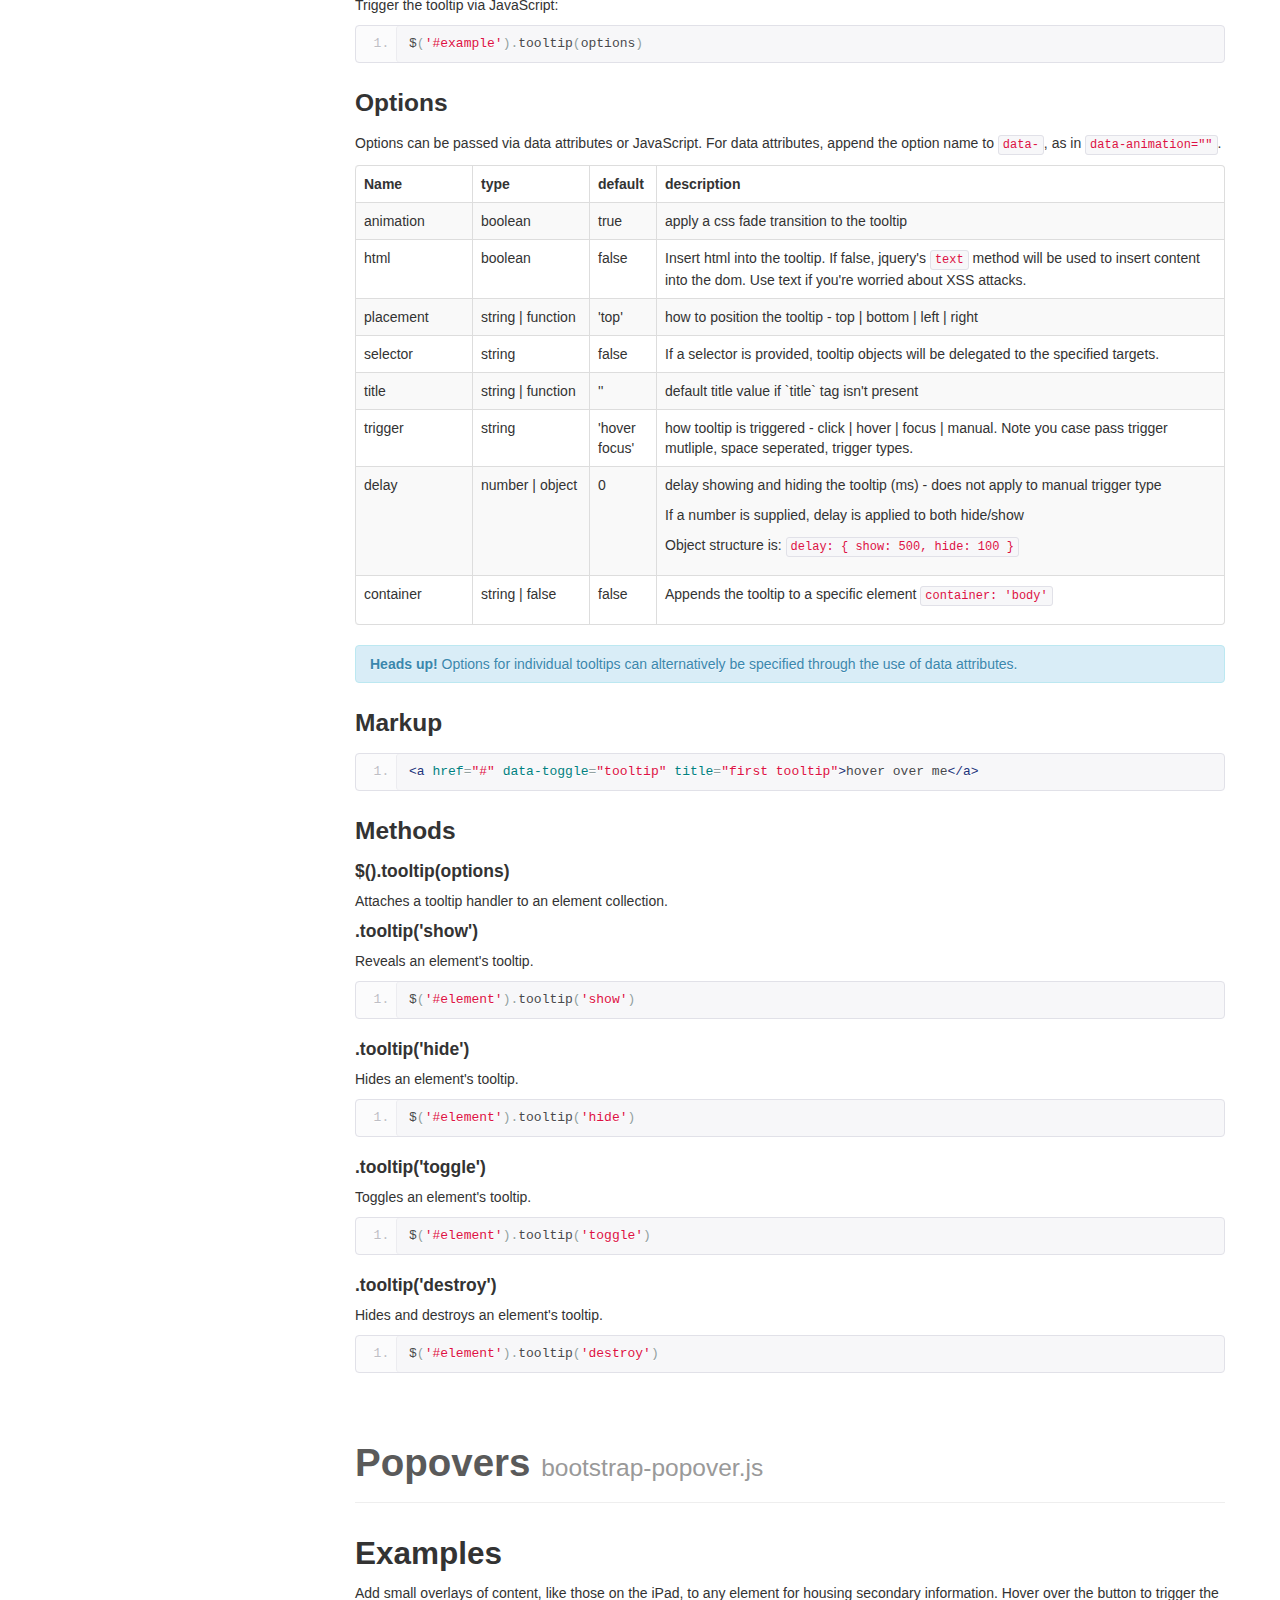
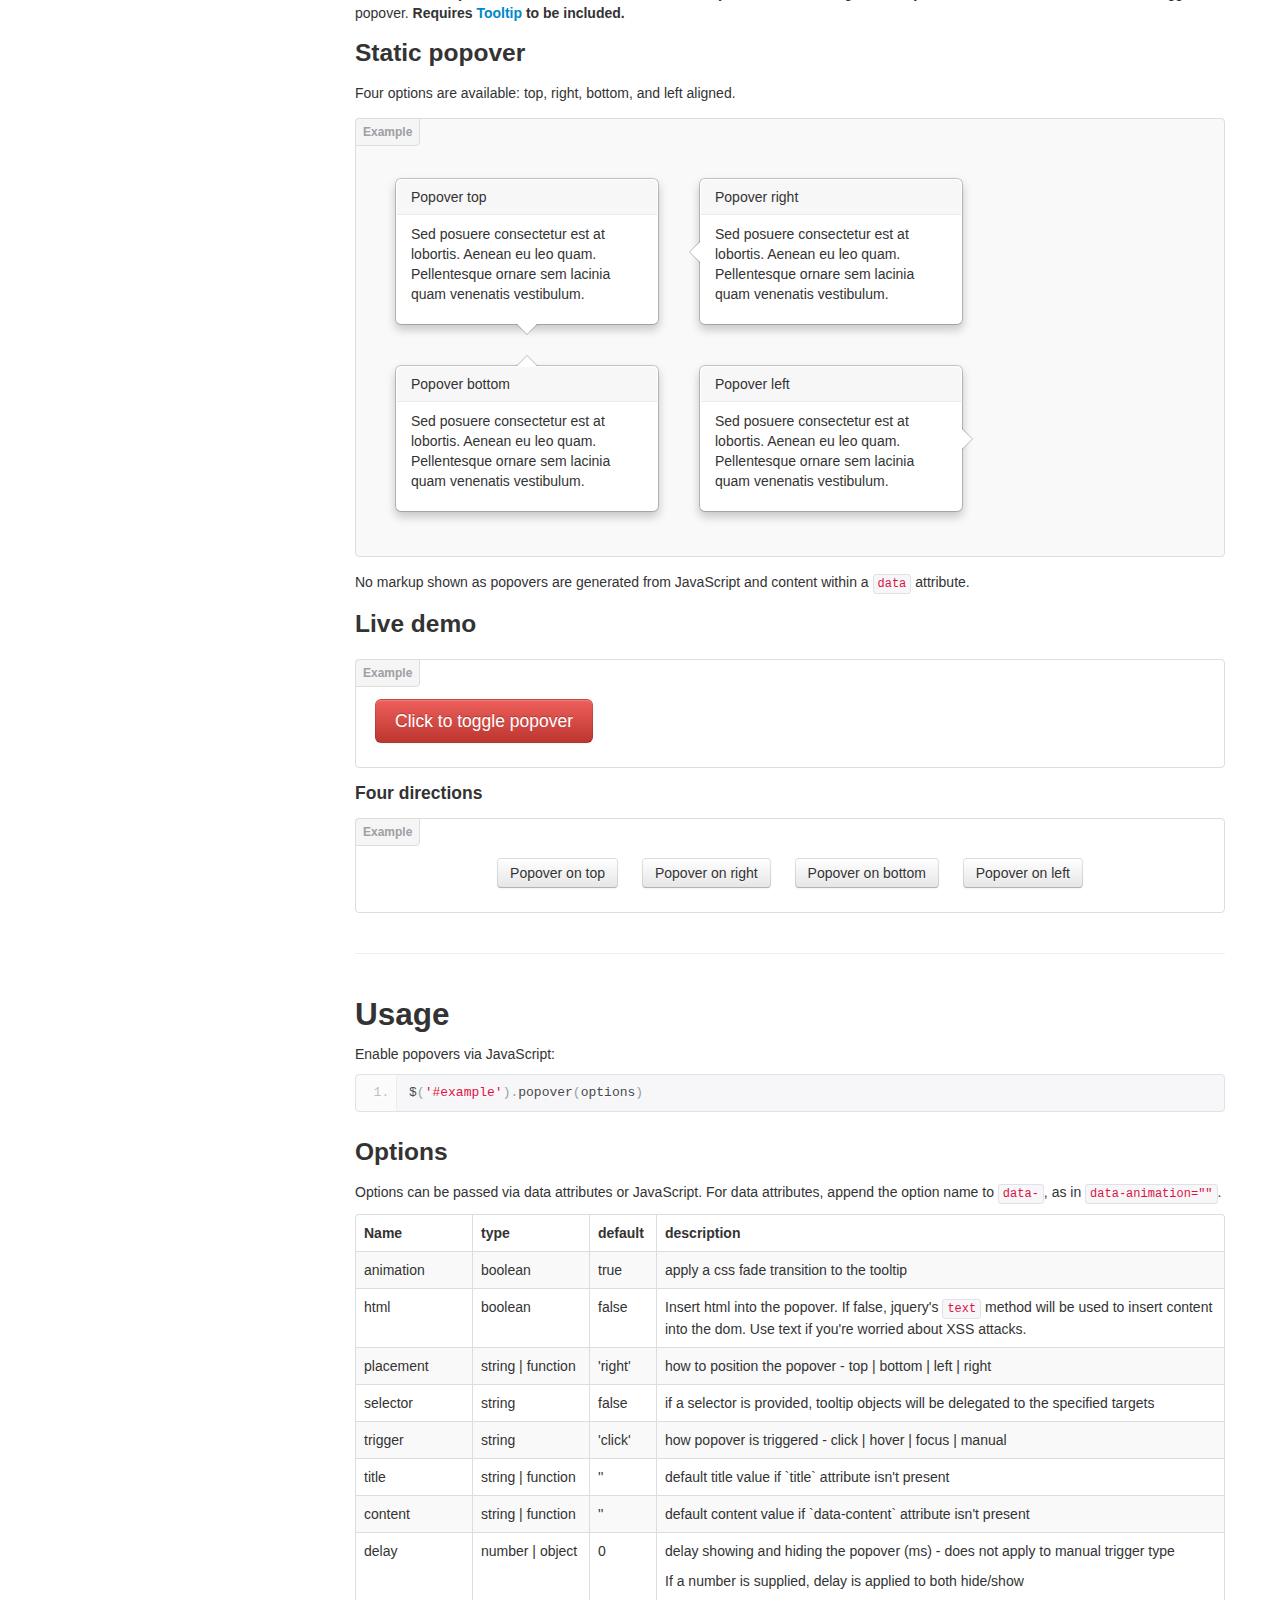
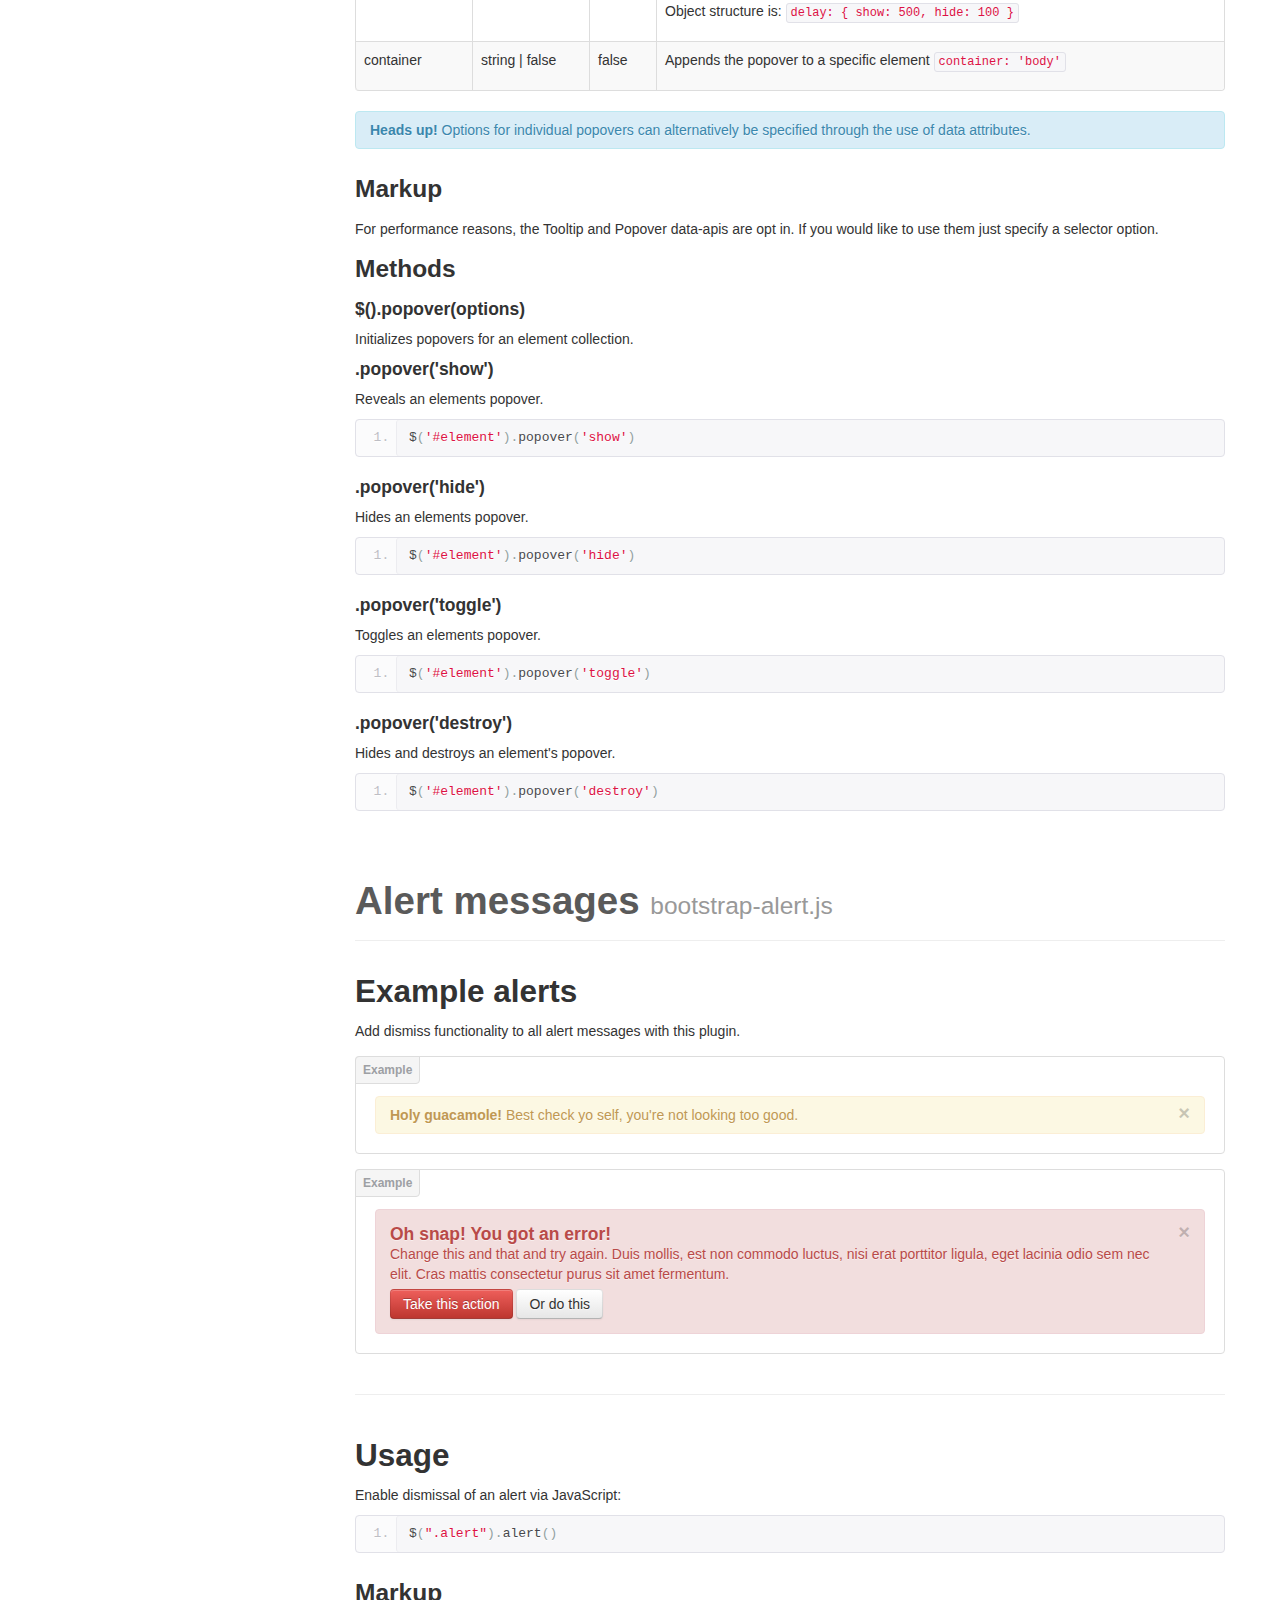
<file: docs/javascript.html>
<!DOCTYPE html>
<html lang="en">
  <head>
    <meta charset="utf-8">
    <title>Javascript · Bootstrap</title>
    <meta name="viewport" content="width=device-width, initial-scale=1.0">
    <meta name="description" content="">
    <meta name="author" content="">

    <!-- Le styles -->
    <link href="assets/css/bootstrap.css" rel="stylesheet">
    <link href="assets/css/bootstrap-responsive.css" rel="stylesheet">
    <link href="assets/css/docs.css" rel="stylesheet">
    <link href="assets/js/google-code-prettify/prettify.css" rel="stylesheet">

    <!-- Le HTML5 shim, for IE6-8 support of HTML5 elements -->
    <!--[if lt IE 9]>
      <script src="assets/js/html5shiv.js"></script>
    <![endif]-->

    <!-- Le fav and touch icons -->
    <link rel="apple-touch-icon-precomposed" sizes="144x144" href="assets/ico/apple-touch-icon-144-precomposed.png">
    <link rel="apple-touch-icon-precomposed" sizes="114x114" href="assets/ico/apple-touch-icon-114-precomposed.png">
      <link rel="apple-touch-icon-precomposed" sizes="72x72" href="assets/ico/apple-touch-icon-72-precomposed.png">
                    <link rel="apple-touch-icon-precomposed" href="assets/ico/apple-touch-icon-57-precomposed.png">
                                   <link rel="shortcut icon" href="assets/ico/favicon.png">

  </head>

  <body data-spy="scroll" data-target=".bs-docs-sidebar">

    <!-- Navbar
    ================================================== -->
    <div class="navbar navbar-inverse navbar-fixed-top">
      <div class="navbar-inner">
        <div class="container">
          <button type="button" class="btn btn-navbar" data-toggle="collapse" data-target=".nav-collapse">
            <span class="icon-bar"></span>
            <span class="icon-bar"></span>
            <span class="icon-bar"></span>
          </button>
          <a class="brand" href="./index.html">Bootstrap</a>
          <div class="nav-collapse collapse">
            <ul class="nav">
              <li class="">
                <a href="./index.html">Home</a>
              </li>
              <li class="">
                <a href="./getting-started.html">Get started</a>
              </li>
              <li class="">
                <a href="./scaffolding.html">Scaffolding</a>
              </li>
              <li class="">
                <a href="./base-css.html">Base CSS</a>
              </li>
              <li class="">
                <a href="./components.html">Components</a>
              </li>
              <li class="active">
                <a href="./javascript.html">JavaScript</a>
              </li>
              <li class="">
                <a href="./customize.html">Customize</a>
              </li>
            </ul>
          </div>
        </div>
      </div>
    </div>

<!-- Subhead
================================================== -->
<header class="jumbotron subhead">
  <div class="container">
    <h1>JavaScript</h1>
    <p class="lead">Bring Bootstrap's components to life&mdash;now with 13 custom jQuery plugins.
  </div>
</header>

  <div class="container">

    <!-- Docs nav
    ================================================== -->
    <div class="row">
      <div class="span3 bs-docs-sidebar">
        <ul class="nav nav-list bs-docs-sidenav">
          <li><a href="#overview"><i class="icon-chevron-right"></i> Overview</a></li>
          <li><a href="#transitions"><i class="icon-chevron-right"></i> Transitions</a></li>
          <li><a href="#modals"><i class="icon-chevron-right"></i> Modal</a></li>
          <li><a href="#dropdowns"><i class="icon-chevron-right"></i> Dropdown</a></li>
          <li><a href="#scrollspy"><i class="icon-chevron-right"></i> Scrollspy</a></li>
          <li><a href="#tabs"><i class="icon-chevron-right"></i> Tab</a></li>
          <li><a href="#tooltips"><i class="icon-chevron-right"></i> Tooltip</a></li>
          <li><a href="#popovers"><i class="icon-chevron-right"></i> Popover</a></li>
          <li><a href="#alerts"><i class="icon-chevron-right"></i> Alert</a></li>
          <li><a href="#buttons"><i class="icon-chevron-right"></i> Button</a></li>
          <li><a href="#collapse"><i class="icon-chevron-right"></i> Collapse</a></li>
          <li><a href="#carousel"><i class="icon-chevron-right"></i> Carousel</a></li>
          <li><a href="#typeahead"><i class="icon-chevron-right"></i> Typeahead</a></li>
          <li><a href="#affix"><i class="icon-chevron-right"></i> Affix</a></li>
        </ul>
      </div>
      <div class="span9">


        <!-- Overview
        ================================================== -->
        <section id="overview">
          <div class="page-header">
            <h1>JavaScript in Bootstrap</h1>
          </div>

          <h3>Individual or compiled</h3>
          <p>Plugins can be included individually (though some have required dependencies), or all at once. Both <strong>bootstrap.js</strong> and <strong>bootstrap.min.js</strong> contain all plugins in a single file.</p>

          <h3>Data attributes</h3>
          <p>You can use all Bootstrap plugins purely through the markup API without writing a single line of JavaScript. This is Bootstrap's first class API and should be your first consideration when using a plugin.</p>

          <p>That said, in some situations it may be desirable to turn this functionality off. Therefore, we also provide the ability to disable the data attribute API by unbinding all events on the body namespaced with `'data-api'`. This looks like this:
          <pre class="prettyprint linenums">$('body').off('.data-api')</pre>

          <p>Alternatively, to target a specific plugin, just include the plugin's name as a namespace along with the data-api namespace like this:</p>
          <pre class="prettyprint linenums">$('body').off('.alert.data-api')</pre>

          <h3>Programmatic API</h3>
          <p>We also believe you should be able to use all Bootstrap plugins purely through the JavaScript API. All public APIs are single, chainable methods, and return the collection acted upon.</p>
          <pre class="prettyprint linenums">$(".btn.danger").button("toggle").addClass("fat")</pre>
          <p>All methods should accept an optional options object, a string which targets a particular method, or nothing (which initiates a plugin with default behavior):</p>
<pre class="prettyprint linenums">
$("#myModal").modal()                       // initialized with defaults
$("#myModal").modal({ keyboard: false })   // initialized with no keyboard
$("#myModal").modal('show')                // initializes and invokes show immediately</p>
</pre>
          <p>Each plugin also exposes its raw constructor on a `Constructor` property: <code>$.fn.popover.Constructor</code>. If you'd like to get a particular plugin instance, retrieve it directly from an element: <code>$('[rel=popover]').data('popover')</code>.</p>

          <h3>No Conflict</h3>
          <p>Sometimes it is necessary to use Bootstrap plugins with other UI frameworks. In these circumstances,  namespace collisions can occasionally occur. If this happens, you may call <code>.noConflict</code> on the plugin you wish to revert the value of.</p>

<pre class="prettyprint linenums">
var bootstrapButton = $.fn.button.noConflict() // return $.fn.button to previously assigned value
$.fn.bootstrapBtn = bootstrapButton            // give $().bootstrapBtn the bootstrap functionality
</pre>

          <h3>Events</h3>
          <p>Bootstrap provides custom events for most plugin's unique actions. Generally, these come in an infinitive and past participle form - where the infinitive (ex. <code>show</code>) is triggered at the start of an event, and its past participle form (ex. <code>shown</code>) is trigger on the completion of an action.</p>
          <p>All infinitive events provide preventDefault functionality. This provides the ability to stop the execution of an action before it starts.</p>
<pre class="prettyprint linenums">
$('#myModal').on('show', function (e) {
    if (!data) return e.preventDefault() // stops modal from being shown
})
</pre>
        </section>



        <!-- Transitions
        ================================================== -->
        <section id="transitions">
          <div class="page-header">
            <h1>Transitions <small>bootstrap-transition.js</small></h1>
          </div>
          <h3>About transitions</h3>
          <p>For simple transition effects, include <strong>bootstrap-transition.js</strong> once alongside the other JS files. If you're using the compiled (or minified) <strong>bootstrap.js</strong>, there is no need to include this&mdash;it's already there.</p>
          <h3>Use cases</h3>
          <p>A few examples of the transition plugin:</p>
          <ul>
            <li>Sliding or fading in modals</li>
            <li>Fading out tabs</li>
            <li>Fading out alerts</li>
            <li>Sliding carousel panes</li>
          </ul>

        </section>



        <!-- Modal
        ================================================== -->
        <section id="modals">
          <div class="page-header">
            <h1>Modals <small>bootstrap-modal.js</small></h1>
          </div>


          <h2>Examples</h2>
          <p>Modals are streamlined, but flexible, dialog prompts with the minimum required functionality and smart defaults.</p>

          <h3>Static example</h3>
          <p>A rendered modal with header, body, and set of actions in the footer.</p>
          <div class="bs-docs-example" style="background-color: #f5f5f5;">
            <div class="modal" style="position: relative; top: auto; left: auto; right: auto; margin: 0 auto 20px; z-index: 1; max-width: 100%;">
              <div class="modal-header">
                <button type="button" class="close" data-dismiss="modal" aria-hidden="true">&times;</button>
                <h3>Modal header</h3>
              </div>
              <div class="modal-body">
                <p>One fine body&hellip;</p>
              </div>
              <div class="modal-footer">
                <a href="#" class="btn">Close</a>
                <a href="#" class="btn btn-primary">Save changes</a>
              </div>
            </div>
          </div>
<pre class="prettyprint linenums">
&lt;div class="modal hide fade"&gt;
  &lt;div class="modal-header"&gt;
    &lt;button type="button" class="close" data-dismiss="modal" aria-hidden="true"&gt;&amp;times;&lt;/button&gt;
    &lt;h3&gt;Modal header&lt;/h3&gt;
  &lt;/div&gt;
  &lt;div class="modal-body"&gt;
    &lt;p&gt;One fine body&hellip;&lt;/p&gt;
  &lt;/div&gt;
  &lt;div class="modal-footer"&gt;
    &lt;a href="#" class="btn"&gt;Close&lt;/a&gt;
    &lt;a href="#" class="btn btn-primary"&gt;Save changes&lt;/a&gt;
  &lt;/div&gt;
&lt;/div&gt;
</pre>

          <h3>Live demo</h3>
          <p>Toggle a modal via JavaScript by clicking the button below. It will slide down and fade in from the top of the page.</p>
          <!-- sample modal content -->
          <div id="myModal" class="modal hide fade" tabindex="-1" role="dialog" aria-labelledby="myModalLabel" aria-hidden="true">
            <div class="modal-header">
              <button type="button" class="close" data-dismiss="modal" aria-hidden="true">&times;</button>
              <h3 id="myModalLabel">Modal Heading</h3>
            </div>
            <div class="modal-body">
              <h4>Text in a modal</h4>
              <p>Duis mollis, est non commodo luctus, nisi erat porttitor ligula, eget lacinia odio sem.</p>

              <h4>Popover in a modal</h4>
              <p>This <a href="#" role="button" class="btn popover-test" title="A Title" data-content="And here's some amazing content. It's very engaging. right?">button</a> should trigger a popover on click.</p>

              <h4>Tooltips in a modal</h4>
              <p><a href="#" class="tooltip-test" title="Tooltip">This link</a> and <a href="#" class="tooltip-test" title="Tooltip">that link</a> should have tooltips on hover.</p>

              <hr>

              <h4>Overflowing text to show optional scrollbar</h4>
              <p>We set a fixed <code>max-height</code> on the <code>.modal-body</code>. Watch it overflow with all this extra lorem ipsum text we've included.</p>
              <p>Cras mattis consectetur purus sit amet fermentum. Cras justo odio, dapibus ac facilisis in, egestas eget quam. Morbi leo risus, porta ac consectetur ac, vestibulum at eros.</p>
              <p>Praesent commodo cursus magna, vel scelerisque nisl consectetur et. Vivamus sagittis lacus vel augue laoreet rutrum faucibus dolor auctor.</p>
              <p>Aenean lacinia bibendum nulla sed consectetur. Praesent commodo cursus magna, vel scelerisque nisl consectetur et. Donec sed odio dui. Donec ullamcorper nulla non metus auctor fringilla.</p>
              <p>Cras mattis consectetur purus sit amet fermentum. Cras justo odio, dapibus ac facilisis in, egestas eget quam. Morbi leo risus, porta ac consectetur ac, vestibulum at eros.</p>
              <p>Praesent commodo cursus magna, vel scelerisque nisl consectetur et. Vivamus sagittis lacus vel augue laoreet rutrum faucibus dolor auctor.</p>
              <p>Aenean lacinia bibendum nulla sed consectetur. Praesent commodo cursus magna, vel scelerisque nisl consectetur et. Donec sed odio dui. Donec ullamcorper nulla non metus auctor fringilla.</p>
            </div>
            <div class="modal-footer">
              <button class="btn" data-dismiss="modal">Close</button>
              <button class="btn btn-primary">Save changes</button>
            </div>
          </div>
          <div class="bs-docs-example" style="padding-bottom: 24px;">
            <a data-toggle="modal" href="#myModal" class="btn btn-primary btn-large">Launch demo modal</a>
          </div>
<pre class="prettyprint linenums">
&lt!-- Button to trigger modal --&gt;
&lt;a href="#myModal" role="button" class="btn" data-toggle="modal"&gt;Launch demo modal&lt;/a&gt;

&lt!-- Modal --&gt;
&lt;div id="myModal" class="modal hide fade" tabindex="-1" role="dialog" aria-labelledby="myModalLabel" aria-hidden="true"&gt;
  &lt;div class="modal-header"&gt;
    &lt;button type="button" class="close" data-dismiss="modal" aria-hidden="true"&gt;&times;&lt;/button&gt;
    &lt;h3 id="myModalLabel"&gt;Modal header&lt;/h3&gt;
  &lt;/div&gt;
  &lt;div class="modal-body"&gt;
    &lt;p&gt;One fine body&hellip;&lt;/p&gt;
  &lt;/div&gt;
  &lt;div class="modal-footer"&gt;
    &lt;button class="btn" data-dismiss="modal" aria-hidden="true"&gt;Close&lt;/button&gt;
    &lt;button class="btn btn-primary"&gt;Save changes&lt;/button&gt;
  &lt;/div&gt;
&lt;/div&gt;
</pre>


          <hr class="bs-docs-separator">


          <h2>Usage</h2>

          <h3>Via data attributes</h3>
          <p>Activate a modal without writing JavaScript. Set <code>data-toggle="modal"</code> on a controller element, like a button, along with a <code>data-target="#foo"</code> or <code>href="#foo"</code> to target a specific modal to toggle.</p>
          <pre class="prettyprint linenums">&lt;button type="button" data-toggle="modal" data-target="#myModal"&gt;Launch modal&lt;/button&gt;</pre>

          <h3>Via JavaScript</h3>
          <p>Call a modal with id <code>myModal</code> with a single line of JavaScript:</p>
          <pre class="prettyprint linenums">$('#myModal').modal(options)</pre>

          <h3>Options</h3>
          <p>Options can be passed via data attributes or JavaScript. For data attributes, append the option name to <code>data-</code>, as in <code>data-backdrop=""</code>.</p>
          <table class="table table-bordered table-striped">
            <thead>
             <tr>
               <th style="width: 100px;">Name</th>
               <th style="width: 50px;">type</th>
               <th style="width: 50px;">default</th>
               <th>description</th>
             </tr>
            </thead>
            <tbody>
             <tr>
               <td>backdrop</td>
               <td>boolean</td>
               <td>true</td>
               <td>Includes a modal-backdrop element. Alternatively, specify <code>static</code> for a backdrop which doesn't close the modal on click.</td>
             </tr>
             <tr>
               <td>keyboard</td>
               <td>boolean</td>
               <td>true</td>
               <td>Closes the modal when escape key is pressed</td>
             </tr>
             <tr>
               <td>show</td>
               <td>boolean</td>
               <td>true</td>
               <td>Shows the modal when initialized.</td>
             </tr>
             <tr>
               <td>remote</td>
               <td>path</td>
               <td>false</td>
               <td><p>If a remote url is provided, content will be loaded via jQuery's <code>load</code> method and injected into the <code>.modal-body</code>. If you're using the data api, you may alternatively use the <code>href</code> tag to specify the remote source. An example of this is shown below:</p>
              <pre class="prettyprint linenums"><code>&lt;a data-toggle="modal" href="remote.html" data-target="#modal"&gt;click me&lt;/a&gt;</code></pre></td>
             </tr>
            </tbody>
          </table>

          <h3>Methods</h3>
          <h4>.modal(options)</h4>
          <p>Activates your content as a modal. Accepts an optional options <code>object</code>.</p>
<pre class="prettyprint linenums">
$('#myModal').modal({
  keyboard: false
})
</pre>
          <h4>.modal('toggle')</h4>
          <p>Manually toggles a modal.</p>
          <pre class="prettyprint linenums">$('#myModal').modal('toggle')</pre>
          <h4>.modal('show')</h4>
          <p>Manually opens a modal.</p>
          <pre class="prettyprint linenums">$('#myModal').modal('show')</pre>
          <h4>.modal('hide')</h4>
          <p>Manually hides a modal.</p>
          <pre class="prettyprint linenums">$('#myModal').modal('hide')</pre>
          <h3>Events</h3>
          <p>Bootstrap's modal class exposes a few events for hooking into modal functionality.</p>
          <table class="table table-bordered table-striped">
            <thead>
             <tr>
               <th style="width: 150px;">Event</th>
               <th>Description</th>
             </tr>
            </thead>
            <tbody>
             <tr>
               <td>show</td>
               <td>This event fires immediately when the <code>show</code> instance method is called.</td>
             </tr>
             <tr>
               <td>shown</td>
               <td>This event is fired when the modal has been made visible to the user (will wait for css transitions to complete).</td>
             </tr>
             <tr>
               <td>hide</td>
               <td>This event is fired immediately when the <code>hide</code> instance method has been called.</td>
             </tr>
             <tr>
               <td>hidden</td>
               <td>This event is fired when the modal has finished being hidden from the user (will wait for css transitions to complete).</td>
             </tr>
            </tbody>
          </table>
<pre class="prettyprint linenums">
$('#myModal').on('hidden', function () {
  // do something…
})
</pre>
        </section>



        <!-- Dropdowns
        ================================================== -->
        <section id="dropdowns">
          <div class="page-header">
            <h1>Dropdowns <small>bootstrap-dropdown.js</small></h1>
          </div>


          <h2>Examples</h2>
          <p>Add dropdown menus to nearly anything with this simple plugin, including the navbar, tabs, and pills.</p>

          <h3>Within a navbar</h3>
          <div class="bs-docs-example">
            <div id="navbar-example" class="navbar navbar-static">
              <div class="navbar-inner">
                <div class="container" style="width: auto;">
                  <a class="brand" href="#">Project Name</a>
                  <ul class="nav" role="navigation">
                    <li class="dropdown">
                      <a id="drop1" href="#" role="button" class="dropdown-toggle" data-toggle="dropdown">Dropdown <b class="caret"></b></a>
                      <ul class="dropdown-menu" role="menu" aria-labelledby="drop1">
                        <li role="presentation"><a role="menuitem" tabindex="-1" href="http://google.com">Action</a></li>
                        <li role="presentation"><a role="menuitem" tabindex="-1" href="#anotherAction">Another action</a></li>
                        <li role="presentation"><a role="menuitem" tabindex="-1" href="#">Something else here</a></li>
                        <li role="presentation" class="divider"></li>
                        <li role="presentation"><a role="menuitem" tabindex="-1" href="#">Separated link</a></li>
                      </ul>
                    </li>
                    <li class="dropdown">
                      <a href="#" id="drop2" role="button" class="dropdown-toggle" data-toggle="dropdown">Dropdown 2 <b class="caret"></b></a>
                      <ul class="dropdown-menu" role="menu" aria-labelledby="drop2">
                        <li role="presentation"><a role="menuitem" tabindex="-1" href="#">Action</a></li>
                        <li role="presentation"><a role="menuitem" tabindex="-1" href="#">Another action</a></li>
                        <li role="presentation"><a role="menuitem" tabindex="-1" href="#">Something else here</a></li>
                        <li role="presentation" class="divider"></li>
                        <li role="presentation"><a role="menuitem" tabindex="-1" href="#">Separated link</a></li>
                      </ul>
                    </li>
                  </ul>
                  <ul class="nav pull-right">
                    <li id="fat-menu" class="dropdown">
                      <a href="#" id="drop3" role="button" class="dropdown-toggle" data-toggle="dropdown">Dropdown 3 <b class="caret"></b></a>
                      <ul class="dropdown-menu" role="menu" aria-labelledby="drop3">
                        <li role="presentation"><a role="menuitem" tabindex="-1" href="#">Action</a></li>
                        <li role="presentation"><a role="menuitem" tabindex="-1" href="#">Another action</a></li>
                        <li role="presentation"><a role="menuitem" tabindex="-1" href="#">Something else here</a></li>
                        <li role="presentation" class="divider"></li>
                        <li role="presentation"><a role="menuitem" tabindex="-1" href="#">Separated link</a></li>
                      </ul>
                    </li>
                  </ul>
                </div>
              </div>
            </div> <!-- /navbar-example -->
          </div> 

          <h3>Within tabs</h3>
          <div class="bs-docs-example">
            <ul class="nav nav-pills">
              <li class="active"><a href="#">Regular link</a></li>
              <li class="dropdown">
                <a class="dropdown-toggle" id="drop4" role="button" data-toggle="dropdown" href="#">Dropdown <b class="caret"></b></a>
                <ul id="menu1" class="dropdown-menu" role="menu" aria-labelledby="drop4">
                  <li role="presentation"><a role="menuitem" tabindex="-1" href="#">Action</a></li>
                  <li role="presentation"><a role="menuitem" tabindex="-1" href="#">Another action</a></li>
                  <li role="presentation"><a role="menuitem" tabindex="-1" href="#">Something else here</a></li>
                  <li role="presentation" class="divider"></li>
                  <li role="presentation"><a role="menuitem" tabindex="-1" href="#">Separated link</a></li>
                </ul>
              </li>
              <li class="dropdown">
                <a class="dropdown-toggle" id="drop5" role="button" data-toggle="dropdown" href="#">Dropdown 2 <b class="caret"></b></a>
                <ul id="menu2" class="dropdown-menu" role="menu" aria-labelledby="drop5">
                  <li role="presentation"><a role="menuitem" tabindex="-1" href="#">Action</a></li>
                  <li role="presentation"><a role="menuitem" tabindex="-1" href="#">Another action</a></li>
                  <li role="presentation"><a role="menuitem" tabindex="-1" href="#">Something else here</a></li>
                  <li role="presentation" class="divider"></li>
                  <li role="presentation"><a role="menuitem" tabindex="-1" href="#">Separated link</a></li>
                </ul>
              </li>
              <li class="dropdown">
                <a class="dropdown-toggle" id="drop5" role="button" data-toggle="dropdown" href="#">Dropdown 3 <b class="caret"></b></a>
                <ul id="menu3" class="dropdown-menu" role="menu" aria-labelledby="drop5">
                  <li role="presentation"><a role="menuitem" tabindex="-1" href="#">Action</a></li>
                  <li role="presentation"><a role="menuitem" tabindex="-1" href="#">Another action</a></li>
                  <li role="presentation"><a role="menuitem" tabindex="-1" href="#">Something else here</a></li>
                  <li role="presentation" class="divider"></li>
                  <li role="presentation"><a role="menuitem" tabindex="-1" href="#">Separated link</a></li>
                </ul>
              </li>
            </ul> <!-- /tabs -->
          </div> 


          <hr class="bs-docs-separator">


          <h2>Usage</h2>

          <h3>Via data attributes</h3>
          <p>Add <code>data-toggle="dropdown"</code> to a link or button to toggle a dropdown.</p>
<pre class="prettyprint linenums">
&lt;div class="dropdown"&gt;
  &lt;a class="dropdown-toggle" data-toggle="dropdown" href="#"&gt;Dropdown trigger&lt;/a&gt;
  &lt;ul class="dropdown-menu" role="menu" aria-labelledby="dLabel"&gt;
    ...
  &lt;/ul&gt;
&lt;/div&gt;
</pre>
          <p>To keep URLs intact, use the <code>data-target</code> attribute instead of <code>href="#"</code>.</p>
<pre class="prettyprint linenums">
&lt;div class="dropdown"&gt;
  &lt;a class="dropdown-toggle" id="dLabel" role="button" data-toggle="dropdown" data-target="#" href="/page.html"&gt;
    Dropdown
    &lt;b class="caret"&gt;&lt;/b&gt;
  &lt;/a&gt;
  &lt;ul class="dropdown-menu" role="menu" aria-labelledby="dLabel"&gt;
    ...
  &lt;/ul&gt;
&lt;/div&gt;
</pre>

          <h3>Via JavaScript</h3>
          <p>Call the dropdowns via JavaScript:</p>
          <pre class="prettyprint linenums">$('.dropdown-toggle').dropdown()</pre>

          <h3>Options</h3>
          <p><em>None</em></p>

          <h3>Methods</h3>
          <h4>$().dropdown('toggle')</h4>
          <p>A programmatic api for toggling menus for a given navbar or tabbed navigation.</p>
        </section>



        <!-- ScrollSpy
        ================================================== -->
        <section id="scrollspy">
          <div class="page-header">
            <h1>ScrollSpy <small>bootstrap-scrollspy.js</small></h1>
          </div>


          <h2>Example in navbar</h2>
          <p>The ScrollSpy plugin is for automatically updating nav targets based on scroll position. Scroll the area below the navbar and watch the active class change. The dropdown sub items will be highlighted as well.</p>
          <div class="bs-docs-example">
            <div id="navbarExample" class="navbar navbar-static">
              <div class="navbar-inner">
                <div class="container" style="width: auto;">
                  <a class="brand" href="#">Project Name</a>
                  <ul class="nav">
                    <li><a href="#fat">@fat</a></li>
                    <li><a href="#mdo">@mdo</a></li>
                    <li class="dropdown">
                      <a href="#" class="dropdown-toggle" data-toggle="dropdown">Dropdown <b class="caret"></b></a>
                      <ul class="dropdown-menu">
                        <li><a href="#one">one</a></li>
                        <li><a href="#two">two</a></li>
                        <li class="divider"></li>
                        <li><a href="#three">three</a></li>
                      </ul>
                    </li>
                  </ul>
                </div>
              </div>
            </div>
            <div data-spy="scroll" data-target="#navbarExample" data-offset="0" class="scrollspy-example">
              <h4 id="fat">@fat</h4>
              <p>Ad leggings keytar, brunch id art party dolor labore. Pitchfork yr enim lo-fi before they sold out qui. Tumblr farm-to-table bicycle rights whatever. Anim keffiyeh carles cardigan. Velit seitan mcsweeney's photo booth 3 wolf moon irure. Cosby sweater lomo jean shorts, williamsburg hoodie minim qui you probably haven't heard of them et cardigan trust fund culpa biodiesel wes anderson aesthetic. Nihil tattooed accusamus, cred irony biodiesel keffiyeh artisan ullamco consequat.</p>
              <h4 id="mdo">@mdo</h4>
              <p>Veniam marfa mustache skateboard, adipisicing fugiat velit pitchfork beard. Freegan beard aliqua cupidatat mcsweeney's vero. Cupidatat four loko nisi, ea helvetica nulla carles. Tattooed cosby sweater food truck, mcsweeney's quis non freegan vinyl. Lo-fi wes anderson +1 sartorial. Carles non aesthetic exercitation quis gentrify. Brooklyn adipisicing craft beer vice keytar deserunt.</p>
              <h4 id="one">one</h4>
              <p>Occaecat commodo aliqua delectus. Fap craft beer deserunt skateboard ea. Lomo bicycle rights adipisicing banh mi, velit ea sunt next level locavore single-origin coffee in magna veniam. High life id vinyl, echo park consequat quis aliquip banh mi pitchfork. Vero VHS est adipisicing. Consectetur nisi DIY minim messenger bag. Cred ex in, sustainable delectus consectetur fanny pack iphone.</p>
              <h4 id="two">two</h4>
              <p>In incididunt echo park, officia deserunt mcsweeney's proident master cleanse thundercats sapiente veniam. Excepteur VHS elit, proident shoreditch +1 biodiesel laborum craft beer. Single-origin coffee wayfarers irure four loko, cupidatat terry richardson master cleanse. Assumenda you probably haven't heard of them art party fanny pack, tattooed nulla cardigan tempor ad. Proident wolf nesciunt sartorial keffiyeh eu banh mi sustainable. Elit wolf voluptate, lo-fi ea portland before they sold out four loko. Locavore enim nostrud mlkshk brooklyn nesciunt.</p>
              <h4 id="three">three</h4>
              <p>Ad leggings keytar, brunch id art party dolor labore. Pitchfork yr enim lo-fi before they sold out qui. Tumblr farm-to-table bicycle rights whatever. Anim keffiyeh carles cardigan. Velit seitan mcsweeney's photo booth 3 wolf moon irure. Cosby sweater lomo jean shorts, williamsburg hoodie minim qui you probably haven't heard of them et cardigan trust fund culpa biodiesel wes anderson aesthetic. Nihil tattooed accusamus, cred irony biodiesel keffiyeh artisan ullamco consequat.</p>
              <p>Keytar twee blog, culpa messenger bag marfa whatever delectus food truck. Sapiente synth id assumenda. Locavore sed helvetica cliche irony, thundercats you probably haven't heard of them consequat hoodie gluten-free lo-fi fap aliquip. Labore elit placeat before they sold out, terry richardson proident brunch nesciunt quis cosby sweater pariatur keffiyeh ut helvetica artisan. Cardigan craft beer seitan readymade velit. VHS chambray laboris tempor veniam. Anim mollit minim commodo ullamco thundercats.
              </p>
            </div>
          </div>


          <hr class="bs-docs-separator">


          <h2>Usage</h2>

          <h3>Via data attributes</h3>
          <p>To easily add scrollspy behavior to your topbar navigation, just add <code>data-spy="scroll"</code> to the element you want to spy on (most typically this would be the body) and <code>data-target=".navbar"</code> to select which nav to use. You'll want to use scrollspy with a <code>.nav</code> component.</p>
          <pre class="prettyprint linenums">&lt;body data-spy="scroll" data-target=".navbar"&gt;...&lt;/body&gt;</pre>

          <h3>Via JavaScript</h3>
          <p>Call the scrollspy via JavaScript:</p>
          <pre class="prettyprint linenums">$('#navbar').scrollspy()</pre>

          <div class="alert alert-info">
            <strong>Heads up!</strong>
            Navbar links must have resolvable id targets. For example, a <code>&lt;a href="#home"&gt;home&lt;/a&gt;</code> must correspond to something in the dom like <code>&lt;div id="home"&gt;&lt;/div&gt;</code>.
          </div>

          <h3>Methods</h3>
          <h4>.scrollspy('refresh')</h4>
          <p>When using scrollspy in conjunction with adding or removing of elements from the DOM, you'll need to call the refresh method like so:</p>
<pre class="prettyprint linenums">
$('[data-spy="scroll"]').each(function () {
  var $spy = $(this).scrollspy('refresh')
});
</pre>

          <h3>Options</h3>
          <p>Options can be passed via data attributes or JavaScript. For data attributes, append the option name to <code>data-</code>, as in <code>data-offset=""</code>.</p>
          <table class="table table-bordered table-striped">
            <thead>
             <tr>
               <th style="width: 100px;">Name</th>
               <th style="width: 100px;">type</th>
               <th style="width: 50px;">default</th>
               <th>description</th>
             </tr>
            </thead>
            <tbody>
             <tr>
               <td>offset</td>
               <td>number</td>
               <td>10</td>
               <td>Pixels to offset from top when calculating position of scroll.</td>
             </tr>
            </tbody>
          </table>

          <h3>Events</h3>
          <table class="table table-bordered table-striped">
            <thead>
             <tr>
               <th style="width: 150px;">Event</th>
               <th>Description</th>
             </tr>
            </thead>
            <tbody>
             <tr>
               <td>activate</td>
               <td>This event fires whenever a new item becomes activated by the scrollspy.</td>
            </tr>
            </tbody>
          </table>
        </section>



        <!-- Tabs
        ================================================== -->
        <section id="tabs">
          <div class="page-header">
            <h1>Togglable tabs <small>bootstrap-tab.js</small></h1>
          </div>


          <h2>Example tabs</h2>
          <p>Add quick, dynamic tab functionality to transition through panes of local content, even via dropdown menus.</p>
          <div class="bs-docs-example">
            <ul id="myTab" class="nav nav-tabs">
              <li class="active"><a href="#home" data-toggle="tab">Home</a></li>
              <li><a href="#profile" data-toggle="tab">Profile</a></li>
              <li class="dropdown">
                <a href="#" class="dropdown-toggle" data-toggle="dropdown">Dropdown <b class="caret"></b></a>
                <ul class="dropdown-menu">
                  <li><a href="#dropdown1" data-toggle="tab">@fat</a></li>
                  <li><a href="#dropdown2" data-toggle="tab">@mdo</a></li>
                </ul>
              </li>
            </ul>
            <div id="myTabContent" class="tab-content">
              <div class="tab-pane fade in active" id="home">
                <p>Raw denim you probably haven't heard of them jean shorts Austin. Nesciunt tofu stumptown aliqua, retro synth master cleanse. Mustache cliche tempor, williamsburg carles vegan helvetica. Reprehenderit butcher retro keffiyeh dreamcatcher synth. Cosby sweater eu banh mi, qui irure terry richardson ex squid. Aliquip placeat salvia cillum iphone. Seitan aliquip quis cardigan american apparel, butcher voluptate nisi qui.</p>
              </div>
              <div class="tab-pane fade" id="profile">
                <p>Food truck fixie locavore, accusamus mcsweeney's marfa nulla single-origin coffee squid. Exercitation +1 labore velit, blog sartorial PBR leggings next level wes anderson artisan four loko farm-to-table craft beer twee. Qui photo booth letterpress, commodo enim craft beer mlkshk aliquip jean shorts ullamco ad vinyl cillum PBR. Homo nostrud organic, assumenda labore aesthetic magna delectus mollit. Keytar helvetica VHS salvia yr, vero magna velit sapiente labore stumptown. Vegan fanny pack odio cillum wes anderson 8-bit, sustainable jean shorts beard ut DIY ethical culpa terry richardson biodiesel. Art party scenester stumptown, tumblr butcher vero sint qui sapiente accusamus tattooed echo park.</p>
              </div>
              <div class="tab-pane fade" id="dropdown1">
                <p>Etsy mixtape wayfarers, ethical wes anderson tofu before they sold out mcsweeney's organic lomo retro fanny pack lo-fi farm-to-table readymade. Messenger bag gentrify pitchfork tattooed craft beer, iphone skateboard locavore carles etsy salvia banksy hoodie helvetica. DIY synth PBR banksy irony. Leggings gentrify squid 8-bit cred pitchfork. Williamsburg banh mi whatever gluten-free, carles pitchfork biodiesel fixie etsy retro mlkshk vice blog. Scenester cred you probably haven't heard of them, vinyl craft beer blog stumptown. Pitchfork sustainable tofu synth chambray yr.</p>
              </div>
              <div class="tab-pane fade" id="dropdown2">
                <p>Trust fund seitan letterpress, keytar raw denim keffiyeh etsy art party before they sold out master cleanse gluten-free squid scenester freegan cosby sweater. Fanny pack portland seitan DIY, art party locavore wolf cliche high life echo park Austin. Cred vinyl keffiyeh DIY salvia PBR, banh mi before they sold out farm-to-table VHS viral locavore cosby sweater. Lomo wolf viral, mustache readymade thundercats keffiyeh craft beer marfa ethical. Wolf salvia freegan, sartorial keffiyeh echo park vegan.</p>
              </div>
            </div>
          </div>


          <hr class="bs-docs-separator">


          <h2>Usage</h2>
          <p>Enable tabbable tabs via JavaScript (each tab needs to be activated individually):</p>
<pre class="prettyprint linenums">
$('#myTab a').click(function (e) {
  e.preventDefault();
  $(this).tab('show');
})</pre>
          <p>You can activate individual tabs in several ways:</p>
<pre class="prettyprint linenums">
$('#myTab a[href="#profile"]').tab('show'); // Select tab by name
$('#myTab a:first').tab('show'); // Select first tab
$('#myTab a:last').tab('show'); // Select last tab
$('#myTab li:eq(2) a').tab('show'); // Select third tab (0-indexed)
</pre>

          <h3>Markup</h3>
          <p>You can activate a tab or pill navigation without writing any JavaScript by simply specifying <code>data-toggle="tab"</code> or <code>data-toggle="pill"</code> on an element. Adding the <code>nav</code> and <code>nav-tabs</code> classes to the tab <code>ul</code> will apply the Bootstrap tab styling.</p>
<pre class="prettyprint linenums">
&lt;ul class="nav nav-tabs"&gt;
  &lt;li&gt;&lt;a href="#home" data-toggle="tab"&gt;Home&lt;/a&gt;&lt;/li&gt;
  &lt;li&gt;&lt;a href="#profile" data-toggle="tab"&gt;Profile&lt;/a&gt;&lt;/li&gt;
  &lt;li&gt;&lt;a href="#messages" data-toggle="tab"&gt;Messages&lt;/a&gt;&lt;/li&gt;
  &lt;li&gt;&lt;a href="#settings" data-toggle="tab"&gt;Settings&lt;/a&gt;&lt;/li&gt;
&lt;/ul&gt;</pre>

          <h3>Methods</h3>
          <h4>$().tab</h4>
          <p>
            Activates a tab element and content container. Tab should have either a <code>data-target</code> or an <code>href</code> targeting a container node in the DOM.
          </p>
<pre class="prettyprint linenums">
&lt;ul class="nav nav-tabs" id="myTab"&gt;
  &lt;li class="active"&gt;&lt;a href="#home"&gt;Home&lt;/a&gt;&lt;/li&gt;
  &lt;li&gt;&lt;a href="#profile"&gt;Profile&lt;/a&gt;&lt;/li&gt;
  &lt;li&gt;&lt;a href="#messages"&gt;Messages&lt;/a&gt;&lt;/li&gt;
  &lt;li&gt;&lt;a href="#settings"&gt;Settings&lt;/a&gt;&lt;/li&gt;
&lt;/ul&gt;

&lt;div class="tab-content"&gt;
  &lt;div class="tab-pane active" id="home"&gt;...&lt;/div&gt;
  &lt;div class="tab-pane" id="profile"&gt;...&lt;/div&gt;
  &lt;div class="tab-pane" id="messages"&gt;...&lt;/div&gt;
  &lt;div class="tab-pane" id="settings"&gt;...&lt;/div&gt;
&lt;/div&gt;

&lt;script&gt;
  $(function () {
    $('#myTab a:last').tab('show');
  })
&lt;/script&gt;
</pre>

          <h3>Events</h3>
          <table class="table table-bordered table-striped">
            <thead>
             <tr>
               <th style="width: 150px;">Event</th>
               <th>Description</th>
             </tr>
            </thead>
            <tbody>
             <tr>
               <td>show</td>
               <td>This event fires on tab show, but before the new tab has been shown. Use <code>event.target</code> and <code>event.relatedTarget</code> to target the active tab and the previous active tab (if available) respectively.</td>
            </tr>
            <tr>
               <td>shown</td>
               <td>This event fires on tab show after a tab has been shown. Use <code>event.target</code> and <code>event.relatedTarget</code> to target the active tab and the previous active tab (if available) respectively.</td>
             </tr>
            </tbody>
          </table>
<pre class="prettyprint linenums">
$('a[data-toggle="tab"]').on('shown', function (e) {
  e.target // activated tab
  e.relatedTarget // previous tab
})
</pre>
        </section>


        <!-- Tooltips
        ================================================== -->
        <section id="tooltips">
          <div class="page-header">
            <h1>Tooltips <small>bootstrap-tooltip.js</small></h1>
          </div>


          <h2>Examples</h2>
          <p>Inspired by the excellent jQuery.tipsy plugin written by Jason Frame; Tooltips are an updated version, which don't rely on images, use CSS3 for animations, and data-attributes for local title storage.</p>
          <p>For performance reasons, the tooltip and popover data-apis are opt in, meaning <strong>you must initialize them yourself</strong>.</p>
          <p>Hover over the links below to see tooltips:</p>
          <div class="bs-docs-example tooltip-demo">
            <p class="muted" style="margin-bottom: 0;">Tight pants next level keffiyeh <a href="#" data-toggle="tooltip" title="Default tooltip">you probably</a> haven't heard of them. Photo booth beard raw denim letterpress vegan messenger bag stumptown. Farm-to-table seitan, mcsweeney's fixie sustainable quinoa 8-bit american apparel <a href="#" data-toggle="tooltip" title="Another tooltip">have a</a> terry richardson vinyl chambray. Beard stumptown, cardigans banh mi lomo thundercats. Tofu biodiesel williamsburg marfa, four loko mcsweeney's cleanse vegan chambray. A really ironic artisan <a href="#" data-toggle="tooltip" title="A much longer tooltip belongs right here to demonstrate the max-width we apply.">whatever keytar</a>, scenester farm-to-table banksy Austin <a href="#" data-toggle="tooltip" title="The last tip!">twitter handle</a> freegan cred raw denim single-origin coffee viral.
            </p>
          </div>

          <h3>Four directions</h3>
          <div class="bs-docs-example tooltip-demo">
            <ul class="bs-docs-tooltip-examples">
              <li><a href="#" data-toggle="tooltip" data-placement="top" title="Tooltip on top">Tooltip on top</a></li>
              <li><a href="#" data-toggle="tooltip" data-placement="right" title="Tooltip on right">Tooltip on right</a></li>
              <li><a href="#" data-toggle="tooltip" data-placement="bottom" title="Tooltip on bottom">Tooltip on bottom</a></li>
              <li><a href="#" data-toggle="tooltip" data-placement="left" title="Tooltip on left">Tooltip on left</a></li>
            </ul>
          </div>


          <h3>Tooltips in input groups</h3>
          <p>When using tooltips and popovers with the Bootstrap input groups, you'll have to set the <code>container</code> (documented below) option to avoid unwanted side effects.</p>

          <hr class="bs-docs-separator">


          <h2>Usage</h2>
          <p>Trigger the tooltip via JavaScript:</p>
          <pre class="prettyprint linenums">$('#example').tooltip(options)</pre>

          <h3>Options</h3>
          <p>Options can be passed via data attributes or JavaScript. For data attributes, append the option name to <code>data-</code>, as in <code>data-animation=""</code>.</p>
          <table class="table table-bordered table-striped">
            <thead>
             <tr>
               <th style="width: 100px;">Name</th>
               <th style="width: 100px;">type</th>
               <th style="width: 50px;">default</th>
               <th>description</th>
             </tr>
            </thead>
            <tbody>
             <tr>
               <td>animation</td>
               <td>boolean</td>
               <td>true</td>
               <td>apply a css fade transition to the tooltip</td>
             </tr>
             <tr>
               <td>html</td>
               <td>boolean</td>
               <td>false</td>
               <td>Insert html into the tooltip. If false, jquery's <code>text</code> method will be used to insert content into the dom. Use text if you're worried about XSS attacks.</td>
             </tr>
             <tr>
               <td>placement</td>
               <td>string | function</td>
               <td>'top'</td>
               <td>how to position the tooltip - top | bottom | left | right</td>
             </tr>
             <tr>
               <td>selector</td>
               <td>string</td>
               <td>false</td>
               <td>If a selector is provided, tooltip objects will be delegated to the specified targets.</td>
             </tr>
             <tr>
               <td>title</td>
               <td>string | function</td>
               <td>''</td>
               <td>default title value if `title` tag isn't present</td>
             </tr>
             <tr>
               <td>trigger</td>
               <td>string</td>
               <td>'hover focus'</td>
               <td>how tooltip is triggered - click | hover | focus | manual. Note you case pass trigger mutliple, space seperated, trigger types.</td>
             </tr>
             <tr>
               <td>delay</td>
               <td>number | object</td>
               <td>0</td>
               <td>
                <p>delay showing and hiding the tooltip (ms) - does not apply to manual trigger type</p>
                <p>If a number is supplied, delay is applied to both hide/show</p>
                <p>Object structure is: <code>delay: { show: 500, hide: 100 }</code></p>
               </td>
             </tr>
             <tr>
               <td>container</td>
               <td>string | false</td>
               <td>false</td>
               <td>
                <p>Appends the tooltip to a specific element <code>container: 'body'</code></p>
               </td>
             </tr>
            </tbody>
          </table>
          <div class="alert alert-info">
            <strong>Heads up!</strong>
            Options for individual tooltips can alternatively be specified through the use of data attributes.
          </div>

          <h3>Markup</h3>
          <pre class="prettyprint linenums">&lt;a href="#" data-toggle="tooltip" title="first tooltip"&gt;hover over me&lt;/a&gt;</pre>

          <h3>Methods</h3>
          <h4>$().tooltip(options)</h4>
          <p>Attaches a tooltip handler to an element collection.</p>
          <h4>.tooltip('show')</h4>
          <p>Reveals an element's tooltip.</p>
          <pre class="prettyprint linenums">$('#element').tooltip('show')</pre>
          <h4>.tooltip('hide')</h4>
          <p>Hides an element's tooltip.</p>
          <pre class="prettyprint linenums">$('#element').tooltip('hide')</pre>
          <h4>.tooltip('toggle')</h4>
          <p>Toggles an element's tooltip.</p>
          <pre class="prettyprint linenums">$('#element').tooltip('toggle')</pre>
          <h4>.tooltip('destroy')</h4>
          <p>Hides and destroys an element's tooltip.</p>
          <pre class="prettyprint linenums">$('#element').tooltip('destroy')</pre>
        </section>



      <!-- Popovers
      ================================================== -->
      <section id="popovers">
        <div class="page-header">
          <h1>Popovers <small>bootstrap-popover.js</small></h1>
        </div>

        <h2>Examples</h2>
        <p>Add small overlays of content, like those on the iPad, to any element for housing secondary information. Hover over the button to trigger the popover. <strong>Requires <a href="#tooltips">Tooltip</a> to be included.</strong></p>

        <h3>Static popover</h3>
        <p>Four options are available: top, right, bottom, and left aligned.</p>
        <div class="bs-docs-example bs-docs-example-popover">
          <div class="popover top">
            <div class="arrow"></div>
            <h3 class="popover-title">Popover top</h3>
            <div class="popover-content">
              <p>Sed posuere consectetur est at lobortis. Aenean eu leo quam. Pellentesque ornare sem lacinia quam venenatis vestibulum.</p>
            </div>
          </div>

          <div class="popover right">
            <div class="arrow"></div>
            <h3 class="popover-title">Popover right</h3>
            <div class="popover-content">
              <p>Sed posuere consectetur est at lobortis. Aenean eu leo quam. Pellentesque ornare sem lacinia quam venenatis vestibulum.</p>
            </div>
          </div>

          <div class="popover bottom">
            <div class="arrow"></div>
            <h3 class="popover-title">Popover bottom</h3>
            <div class="popover-content">
              <p>Sed posuere consectetur est at lobortis. Aenean eu leo quam. Pellentesque ornare sem lacinia quam venenatis vestibulum.</p>
            </div>
          </div>

          <div class="popover left">
            <div class="arrow"></div>
            <h3 class="popover-title">Popover left</h3>
            <div class="popover-content">
              <p>Sed posuere consectetur est at lobortis. Aenean eu leo quam. Pellentesque ornare sem lacinia quam venenatis vestibulum.</p>
            </div>
          </div>

          <div class="clearfix"></div>
        </div>
        <p>No markup shown as popovers are generated from JavaScript and content within a <code>data</code> attribute.</p>

        <h3>Live demo</h3>
        <div class="bs-docs-example" style="padding-bottom: 24px;">
          <a href="#" class="btn btn-large btn-danger" data-toggle="popover" title="A Title" data-content="And here's some amazing content. It's very engaging. right?">Click to toggle popover</a>
        </div>

        <h4>Four directions</h4>
        <div class="bs-docs-example tooltip-demo">
          <ul class="bs-docs-tooltip-examples">
            <li><a href="#" class="btn" data-toggle="popover" data-placement="top" data-content="Vivamus sagittis lacus vel augue laoreet rutrum faucibus." title="Popover on top">Popover on top</a></li>
            <li><a href="#" class="btn" data-toggle="popover" data-placement="right" data-content="Vivamus sagittis lacus vel augue laoreet rutrum faucibus." title="Popover on right">Popover on right</a></li>
            <li><a href="#" class="btn" data-toggle="popover" data-placement="bottom" data-content="Vivamus sagittis lacus vel augue laoreet rutrum faucibus." title="Popover on bottom">Popover on bottom</a></li>
            <li><a href="#" class="btn" data-toggle="popover" data-placement="left" data-content="Vivamus sagittis lacus vel augue laoreet rutrum faucibus." title="Popover on left">Popover on left</a></li>
          </ul>
        </div>


        <hr class="bs-docs-separator">


        <h2>Usage</h2>
        <p>Enable popovers via JavaScript:</p>
        <pre class="prettyprint linenums">$('#example').popover(options)</pre>

        <h3>Options</h3>
        <p>Options can be passed via data attributes or JavaScript. For data attributes, append the option name to <code>data-</code>, as in <code>data-animation=""</code>.</p>
        <table class="table table-bordered table-striped">
          <thead>
           <tr>
             <th style="width: 100px;">Name</th>
             <th style="width: 100px;">type</th>
             <th style="width: 50px;">default</th>
             <th>description</th>
           </tr>
          </thead>
          <tbody>
           <tr>
             <td>animation</td>
             <td>boolean</td>
             <td>true</td>
             <td>apply a css fade transition to the tooltip</td>
           </tr>
           <tr>
             <td>html</td>
             <td>boolean</td>
             <td>false</td>
             <td>Insert html into the popover. If false, jquery's <code>text</code> method will be used to insert content into the dom. Use text if you're worried about XSS attacks.</td>
           </tr>
           <tr>
             <td>placement</td>
             <td>string | function</td>
             <td>'right'</td>
             <td>how to position the popover - top | bottom | left | right</td>
           </tr>
           <tr>
             <td>selector</td>
             <td>string</td>
             <td>false</td>
             <td>if a selector is provided, tooltip objects will be delegated to the specified targets</td>
           </tr>
           <tr>
             <td>trigger</td>
             <td>string</td>
             <td>'click'</td>
             <td>how popover is triggered - click | hover | focus | manual</td>
           </tr>
           <tr>
             <td>title</td>
             <td>string | function</td>
             <td>''</td>
             <td>default title value if `title` attribute isn't present</td>
           </tr>
           <tr>
             <td>content</td>
             <td>string | function</td>
             <td>''</td>
             <td>default content value if `data-content` attribute isn't present</td>
           </tr>
           <tr>
             <td>delay</td>
             <td>number | object</td>
             <td>0</td>
             <td>
              <p>delay showing and hiding the popover (ms) - does not apply to manual trigger type</p>
              <p>If a number is supplied, delay is applied to both hide/show</p>
              <p>Object structure is: <code>delay: { show: 500, hide: 100 }</code></p>
             </td>
           </tr>
           <tr>
             <td>container</td>
             <td>string | false</td>
             <td>false</td>
             <td>
              <p>Appends the popover to a specific element <code>container: 'body'</code></p>
             </td>
           </tr>
          </tbody>
        </table>
        <div class="alert alert-info">
          <strong>Heads up!</strong>
          Options for individual popovers can alternatively be specified through the use of data attributes.
        </div>

        <h3>Markup</h3>
        <p>For performance reasons, the Tooltip and Popover data-apis are opt in. If you would like to use them just specify a selector option.</p>

        <h3>Methods</h3>
        <h4>$().popover(options)</h4>
        <p>Initializes popovers for an element collection.</p>
        <h4>.popover('show')</h4>
        <p>Reveals an elements popover.</p>
        <pre class="prettyprint linenums">$('#element').popover('show')</pre>
        <h4>.popover('hide')</h4>
        <p>Hides an elements popover.</p>
        <pre class="prettyprint linenums">$('#element').popover('hide')</pre>
        <h4>.popover('toggle')</h4>
        <p>Toggles an elements popover.</p>
        <pre class="prettyprint linenums">$('#element').popover('toggle')</pre>
        <h4>.popover('destroy')</h4>
        <p>Hides and destroys an element's popover.</p>
        <pre class="prettyprint linenums">$('#element').popover('destroy')</pre>
      </section>



      <!-- Alert
      ================================================== -->
      <section id="alerts">
        <div class="page-header">
          <h1>Alert messages <small>bootstrap-alert.js</small></h1>
        </div>


        <h2>Example alerts</h2>
        <p>Add dismiss functionality to all alert messages with this plugin.</p>
        <div class="bs-docs-example">
          <div class="alert fade in">
            <button type="button" class="close" data-dismiss="alert">&times;</button>
            <strong>Holy guacamole!</strong> Best check yo self, you're not looking too good.
          </div>
        </div>

        <div class="bs-docs-example">
          <div class="alert alert-block alert-error fade in">
            <button type="button" class="close" data-dismiss="alert">&times;</button>
            <h4 class="alert-heading">Oh snap! You got an error!</h4>
            <p>Change this and that and try again. Duis mollis, est non commodo luctus, nisi erat porttitor ligula, eget lacinia odio sem nec elit. Cras mattis consectetur purus sit amet fermentum.</p>
            <p>
              <a class="btn btn-danger" href="#">Take this action</a> <a class="btn" href="#">Or do this</a>
            </p>
          </div>
        </div>


        <hr class="bs-docs-separator">


        <h2>Usage</h2>
        <p>Enable dismissal of an alert via JavaScript:</p>
        <pre class="prettyprint linenums">$(".alert").alert()</pre>

        <h3>Markup</h3>
        <p>Just add <code>data-dismiss="alert"</code> to your close button to automatically give an alert close functionality.</p>
        <pre class="prettyprint linenums">&lt;a class="close" data-dismiss="alert" href="#"&gt;&amp;times;&lt;/a&gt;</pre>

        <h3>Methods</h3>
        <h4>$().alert()</h4>
        <p>Wraps all alerts with close functionality. To have your alerts animate out when closed, make sure they have the <code>.fade</code> and <code>.in</code> class already applied to them.</p>
        <h4>.alert('close')</h4>
        <p>Closes an alert.</p>
        <pre class="prettyprint linenums">$(".alert").alert('close')</pre>


        <h3>Events</h3>
        <p>Bootstrap's alert class exposes a few events for hooking into alert functionality.</p>
        <table class="table table-bordered table-striped">
          <thead>
           <tr>
             <th style="width: 150px;">Event</th>
             <th>Description</th>
           </tr>
          </thead>
          <tbody>
           <tr>
             <td>close</td>
             <td>This event fires immediately when the <code>close</code> instance method is called.</td>
           </tr>
           <tr>
             <td>closed</td>
             <td>This event is fired when the alert has been closed (will wait for css transitions to complete).</td>
           </tr>
          </tbody>
        </table>
<pre class="prettyprint linenums">
$('#my-alert').bind('closed', function () {
  // do something…
})
</pre>
      </section>



          <!-- Buttons
          ================================================== -->
          <section id="buttons">
            <div class="page-header">
              <h1>Buttons <small>bootstrap-button.js</small></h1>
            </div>

            <h2>Example uses</h2>
            <p>Do more with buttons. Control button states or create groups of buttons for more components like toolbars.</p>

            <h4>Stateful</h4>
            <p>Add <code>data-loading-text="Loading..."</code> to use a loading state on a button.</p>
            <div class="bs-docs-example" style="padding-bottom: 24px;">
              <button type="button" id="fat-btn" data-loading-text="loading..." class="btn btn-primary">
                Loading state
              </button>
            </div>
            <pre class="prettyprint linenums">&lt;button type="button" class="btn btn-primary" data-loading-text="Loading..."&gt;Loading state&lt;/button&gt;</pre>

            <h4>Single toggle</h4>
            <p>Add <code>data-toggle="button"</code> to activate toggling on a single button.</p>
            <div class="bs-docs-example" style="padding-bottom: 24px;">
              <button type="button" class="btn btn-primary" data-toggle="button">Single Toggle</button>
            </div>
            <pre class="prettyprint linenums">&lt;button type="button" class="btn btn-primary" data-toggle="button"&gt;Single Toggle&lt;/button&gt;</pre>

            <h4>Checkbox</h4>
            <p>Add <code>data-toggle="buttons-checkbox"</code> for checkbox style toggling on btn-group.</p>
            <div class="bs-docs-example" style="padding-bottom: 24px;">
              <div class="btn-group" data-toggle="buttons-checkbox">
                <button type="button" class="btn btn-primary">Left</button>
                <button type="button" class="btn btn-primary">Middle</button>
                <button type="button" class="btn btn-primary">Right</button>
              </div>
            </div>
<pre class="prettyprint linenums">
&lt;div class="btn-group" data-toggle="buttons-checkbox"&gt;
  &lt;button type="button" class="btn btn-primary"&gt;Left&lt;/button&gt;
  &lt;button type="button" class="btn btn-primary"&gt;Middle&lt;/button&gt;
  &lt;button type="button" class="btn btn-primary"&gt;Right&lt;/button&gt;
&lt;/div&gt;
</pre>

            <h4>Radio</h4>
            <p>Add <code>data-toggle="buttons-radio"</code> for radio style toggling on btn-group.</p>
            <div class="bs-docs-example" style="padding-bottom: 24px;">
              <div class="btn-group" data-toggle="buttons-radio">
                <button type="button" class="btn btn-primary">Left</button>
                <button type="button" class="btn btn-primary">Middle</button>
                <button type="button" class="btn btn-primary">Right</button>
              </div>
            </div>
<pre class="prettyprint linenums">
&lt;div class="btn-group" data-toggle="buttons-radio"&gt;
  &lt;button type="button" class="btn btn-primary"&gt;Left&lt;/button&gt;
  &lt;button type="button" class="btn btn-primary"&gt;Middle&lt;/button&gt;
  &lt;button type="button" class="btn btn-primary"&gt;Right&lt;/button&gt;
&lt;/div&gt;
</pre>


            <hr class="bs-docs-separator">


            <h2>Usage</h2>
            <p>Enable buttons via JavaScript:</p>
            <pre class="prettyprint linenums">$('.nav-tabs').button()</pre>

            <h3>Markup</h3>
            <p>Data attributes are integral to the button plugin. Check out the example code below for the various markup types.</p>

            <h3>Options</h3>
            <p><em>None</em></p>

            <h3>Methods</h3>
            <h4>$().button('toggle')</h4>
            <p>Toggles push state. Gives the button the appearance that it has been activated.</p>
            <div class="alert alert-info">
              <strong>Heads up!</strong>
              You can enable auto toggling of a button by using the <code>data-toggle</code> attribute.
            </div>
            <pre class="prettyprint linenums">&lt;button type="button" class="btn" data-toggle="button" &gt;…&lt;/button&gt;</pre>
            <h4>$().button('loading')</h4>
            <p>Sets button state to loading - disables button and swaps text to loading text. Loading text should be defined on the button element using the data attribute <code>data-loading-text</code>.
            </p>
            <pre class="prettyprint linenums">&lt;button type="button" class="btn" data-loading-text="loading stuff..." &gt;...&lt;/button&gt;</pre>
            <div class="alert alert-info">
              <strong>Heads up!</strong>
              <a href="https://github.com/twitter/bootstrap/issues/793">Firefox persists the disabled state across page loads</a>. A workaround for this is to use <code>autocomplete="off"</code>.
            </div>
            <h4>$().button('reset')</h4>
            <p>Resets button state - swaps text to original text.</p>
            <h4>$().button(string)</h4>
            <p>Resets button state - swaps text to any data defined text state.</p>
<pre class="prettyprint linenums">&lt;button type="button" class="btn" data-complete-text="finished!" &gt;...&lt;/button&gt;
&lt;script&gt;
  $('.btn').button('complete')
&lt;/script&gt;
</pre>
          </section>



          <!-- Collapse
          ================================================== -->
          <section id="collapse">
            <div class="page-header">
              <h1>Collapse <small>bootstrap-collapse.js</small></h1>
            </div>

            <h3>About</h3>
            <p>Get base styles and flexible support for collapsible components like accordions and navigation.</p>
            <p class="muted"><strong>*</strong> Requires the Transitions plugin to be included.</p>

            <h2>Example accordion</h2>
            <p>Using the collapse plugin, we built a simple accordion style widget:</p>

            <div class="bs-docs-example">
              <div class="accordion" id="accordion2">
                <div class="accordion-group">
                  <div class="accordion-heading">
                    <a class="accordion-toggle" data-toggle="collapse" data-parent="#accordion2" href="#collapseOne">
                      Collapsible Group Item #1
                    </a>
                  </div>
                  <div id="collapseOne" class="accordion-body collapse in">
                    <div class="accordion-inner">
                      Anim pariatur cliche reprehenderit, enim eiusmod high life accusamus terry richardson ad squid. 3 wolf moon officia aute, non cupidatat skateboard dolor brunch. Food truck quinoa nesciunt laborum eiusmod. Brunch 3 wolf moon tempor, sunt aliqua put a bird on it squid single-origin coffee nulla assumenda shoreditch et. Nihil anim keffiyeh helvetica, craft beer labore wes anderson cred nesciunt sapiente ea proident. Ad vegan excepteur butcher vice lomo. Leggings occaecat craft beer farm-to-table, raw denim aesthetic synth nesciunt you probably haven't heard of them accusamus labore sustainable VHS.
                    </div>
                  </div>
                </div>
                <div class="accordion-group">
                  <div class="accordion-heading">
                    <a class="accordion-toggle" data-toggle="collapse" data-parent="#accordion2" href="#collapseTwo">
                      Collapsible Group Item #2
                    </a>
                  </div>
                  <div id="collapseTwo" class="accordion-body collapse">
                    <div class="accordion-inner">
                      Anim pariatur cliche reprehenderit, enim eiusmod high life accusamus terry richardson ad squid. 3 wolf moon officia aute, non cupidatat skateboard dolor brunch. Food truck quinoa nesciunt laborum eiusmod. Brunch 3 wolf moon tempor, sunt aliqua put a bird on it squid single-origin coffee nulla assumenda shoreditch et. Nihil anim keffiyeh helvetica, craft beer labore wes anderson cred nesciunt sapiente ea proident. Ad vegan excepteur butcher vice lomo. Leggings occaecat craft beer farm-to-table, raw denim aesthetic synth nesciunt you probably haven't heard of them accusamus labore sustainable VHS.
                    </div>
                  </div>
                </div>
                <div class="accordion-group">
                  <div class="accordion-heading">
                    <a class="accordion-toggle" data-toggle="collapse" data-parent="#accordion2" href="#collapseThree">
                      Collapsible Group Item #3
                    </a>
                  </div>
                  <div id="collapseThree" class="accordion-body collapse">
                    <div class="accordion-inner">
                      Anim pariatur cliche reprehenderit, enim eiusmod high life accusamus terry richardson ad squid. 3 wolf moon officia aute, non cupidatat skateboard dolor brunch. Food truck quinoa nesciunt laborum eiusmod. Brunch 3 wolf moon tempor, sunt aliqua put a bird on it squid single-origin coffee nulla assumenda shoreditch et. Nihil anim keffiyeh helvetica, craft beer labore wes anderson cred nesciunt sapiente ea proident. Ad vegan excepteur butcher vice lomo. Leggings occaecat craft beer farm-to-table, raw denim aesthetic synth nesciunt you probably haven't heard of them accusamus labore sustainable VHS.
                    </div>
                  </div>
                </div>
              </div>
            </div>
<pre class="prettyprint linenums">
&lt;div class="accordion" id="accordion2"&gt;
  &lt;div class="accordion-group"&gt;
    &lt;div class="accordion-heading"&gt;
      &lt;a class="accordion-toggle" data-toggle="collapse" data-parent="#accordion2" href="#collapseOne"&gt;
        Collapsible Group Item #1
      &lt;/a&gt;
    &lt;/div&gt;
    &lt;div id="collapseOne" class="accordion-body collapse in"&gt;
      &lt;div class="accordion-inner"&gt;
        Anim pariatur cliche...
      &lt;/div&gt;
    &lt;/div&gt;
  &lt;/div&gt;
  &lt;div class="accordion-group"&gt;
    &lt;div class="accordion-heading"&gt;
      &lt;a class="accordion-toggle" data-toggle="collapse" data-parent="#accordion2" href="#collapseTwo"&gt;
        Collapsible Group Item #2
      &lt;/a&gt;
    &lt;/div&gt;
    &lt;div id="collapseTwo" class="accordion-body collapse"&gt;
      &lt;div class="accordion-inner"&gt;
        Anim pariatur cliche...
      &lt;/div&gt;
    &lt;/div&gt;
  &lt;/div&gt;
&lt;/div&gt;
...
</pre>
            <p>You can also use the plugin without the accordion markup. Make a button toggle the expanding and collapsing of another element.</p>
<pre class="prettyprint linenums">
&lt;button type="button" class="btn btn-danger" data-toggle="collapse" data-target="#demo"&gt;
  simple collapsible
&lt;/button&gt;

&lt;div id="demo" class="collapse in"&gt; … &lt;/div&gt;
</pre>


            <hr class="bs-docs-separator">


            <h2>Usage</h2>

            <h3>Via data attributes</h3>
            <p>Just add <code>data-toggle="collapse"</code> and a <code>data-target</code> to element to automatically assign control of a collapsible element. The <code>data-target</code> attribute accepts a css selector to apply the collapse to. Be sure to add the class <code>collapse</code> to the collapsible element. If you'd like it to default open, add the additional class <code>in</code>.</p>
            <p>To add accordion-like group management to a collapsible control, add the data attribute <code>data-parent="#selector"</code>. Refer to the demo to see this in action.</p>

            <h3>Via JavaScript</h3>
            <p>Enable manually with:</p>
            <pre class="prettyprint linenums">$(".collapse").collapse()</pre>

            <h3>Options</h3>
            <p>Options can be passed via data attributes or JavaScript. For data attributes, append the option name to <code>data-</code>, as in <code>data-parent=""</code>.</p>
            <table class="table table-bordered table-striped">
              <thead>
               <tr>
                 <th style="width: 100px;">Name</th>
                 <th style="width: 50px;">type</th>
                 <th style="width: 50px;">default</th>
                 <th>description</th>
               </tr>
              </thead>
              <tbody>
               <tr>
                 <td>parent</td>
                 <td>selector</td>
                 <td>false</td>
                 <td>If selector then all collapsible elements under the specified parent will be closed when this collapsible item is shown. (similar to traditional accordion behavior)</td>
               </tr>
               <tr>
                 <td>toggle</td>
                 <td>boolean</td>
                 <td>true</td>
                 <td>Toggles the collapsible element on invocation</td>
               </tr>
              </tbody>
            </table>


            <h3>Methods</h3>
            <h4>.collapse(options)</h4>
            <p>Activates your content as a collapsible element. Accepts an optional options <code>object</code>.
<pre class="prettyprint linenums">
$('#myCollapsible').collapse({
  toggle: false
})
</pre>
            <h4>.collapse('toggle')</h4>
            <p>Toggles a collapsible element to shown or hidden.</p>
            <h4>.collapse('show')</h4>
            <p>Shows a collapsible element.</p>
            <h4>.collapse('hide')</h4>
            <p>Hides a collapsible element.</p>

            <h3>Events</h3>
            <p>Bootstrap's collapse class exposes a few events for hooking into collapse functionality.</p>
            <table class="table table-bordered table-striped">
              <thead>
               <tr>
                 <th style="width: 150px;">Event</th>
                 <th>Description</th>
               </tr>
              </thead>
              <tbody>
               <tr>
                 <td>show</td>
                 <td>This event fires immediately when the <code>show</code> instance method is called.</td>
               </tr>
               <tr>
                 <td>shown</td>
                 <td>This event is fired when a collapse element has been made visible to the user (will wait for css transitions to complete).</td>
               </tr>
               <tr>
                 <td>hide</td>
                 <td>
                  This event is fired immediately when the <code>hide</code> method has been called.
                 </td>
               </tr>
               <tr>
                 <td>hidden</td>
                 <td>This event is fired when a collapse element has been hidden from the user (will wait for css transitions to complete).</td>
               </tr>
              </tbody>
            </table>
<pre class="prettyprint linenums">
$('#myCollapsible').on('hidden', function () {
  // do something…
})</pre>
          </section>



           <!-- Carousel
          ================================================== -->
          <section id="carousel">
            <div class="page-header">
              <h1>Carousel <small>bootstrap-carousel.js</small></h1>
            </div>

            <h2>Example carousel</h2>
            <p>The slideshow below shows a generic plugin and component for cycling through elements like a carousel.</p>
            <div class="bs-docs-example">
              <div id="myCarousel" class="carousel slide">
                <ol class="carousel-indicators">
                  <li data-target="#myCarousel" data-slide-to="0" class="active"></li>
                  <li data-target="#myCarousel" data-slide-to="1"></li>
                  <li data-target="#myCarousel" data-slide-to="2"></li>
                </ol>
                <div class="carousel-inner">
                  <div class="item active">
                    <img src="assets/img/bootstrap-mdo-sfmoma-01.jpg" alt="">
                    <div class="carousel-caption">
                      <h4>First Thumbnail label</h4>
                      <p>Cras justo odio, dapibus ac facilisis in, egestas eget quam. Donec id elit non mi porta gravida at eget metus. Nullam id dolor id nibh ultricies vehicula ut id elit.</p>
                    </div>
                  </div>
                  <div class="item">
                    <img src="assets/img/bootstrap-mdo-sfmoma-02.jpg" alt="">
                    <div class="carousel-caption">
                      <h4>Second Thumbnail label</h4>
                      <p>Cras justo odio, dapibus ac facilisis in, egestas eget quam. Donec id elit non mi porta gravida at eget metus. Nullam id dolor id nibh ultricies vehicula ut id elit.</p>
                    </div>
                  </div>
                  <div class="item">
                    <img src="assets/img/bootstrap-mdo-sfmoma-03.jpg" alt="">
                    <div class="carousel-caption">
                      <h4>Third Thumbnail label</h4>
                      <p>Cras justo odio, dapibus ac facilisis in, egestas eget quam. Donec id elit non mi porta gravida at eget metus. Nullam id dolor id nibh ultricies vehicula ut id elit.</p>
                    </div>
                  </div>
                </div>
                <a class="left carousel-control" href="#myCarousel" data-slide="prev">&lsaquo;</a>
                <a class="right carousel-control" href="#myCarousel" data-slide="next">&rsaquo;</a>
              </div>
            </div>
<pre class="prettyprint linenums">
&lt;div id="myCarousel" class="carousel slide"&gt;
  &lt;ol class="carousel-indicators"&gt
    &lt;li data-target="#myCarousel" data-slide-to="0" class="active"&gt&lt;/li&gt
    &lt;li data-target="#myCarousel" data-slide-to="1"&gt&lt;/li&gt
    &lt;li data-target="#myCarousel" data-slide-to="2"&gt&lt;/li&gt
  &lt;/ol&gt
  &lt;!-- Carousel items --&gt;
  &lt;div class="carousel-inner"&gt;
    &lt;div class="active item"&gt;…&lt;/div&gt;
    &lt;div class="item"&gt;…&lt;/div&gt;
    &lt;div class="item"&gt;…&lt;/div&gt;
  &lt;/div&gt;
  &lt;!-- Carousel nav --&gt;
  &lt;a class="carousel-control left" href="#myCarousel" data-slide="prev"&gt;&amp;lsaquo;&lt;/a&gt;
  &lt;a class="carousel-control right" href="#myCarousel" data-slide="next"&gt;&amp;rsaquo;&lt;/a&gt;
&lt;/div&gt;
</pre>

            <div class="alert alert-warning">
              <strong>Heads up!</strong>
              When implementing this carousel, remove the images we have provided and replace them with your own.
            </div>


            <hr class="bs-docs-separator">


            <h2>Usage</h2>

            <h3>Via data attributes</h3>
            <p>Use data attributes to easily control the position of the carousel. <code>data-slide</code> accepts the keywords <code>prev</code> or <code>next</code>, which alters the slide position relative to it's current position. Alternatively, use <code>data-slide-to</code> to pass a raw slide index to the carousel <code>data-slide-to="2"</code>, which jump's the slide position to a particular index beginning with <code>0</code>.</p>

            <h3>Via JavaScript</h3>
            <p>Call carousel manually with:</p>
            <pre class="prettyprint linenums">$('.carousel').carousel()</pre>

            <h3>Options</h3>
            <p>Options can be passed via data attributes or JavaScriptz. For data attributes, append the option name to <code>data-</code>, as in <code>data-interval=""</code>.</p>
            <table class="table table-bordered table-striped">
              <thead>
               <tr>
                 <th style="width: 100px;">Name</th>
                 <th style="width: 50px;">type</th>
                 <th style="width: 50px;">default</th>
                 <th>description</th>
               </tr>
              </thead>
              <tbody>
               <tr>
                 <td>interval</td>
                 <td>number</td>
                 <td>5000</td>
                 <td>The amount of time to delay between automatically cycling an item. If false, carousel will not automatically cycle.</td>
               </tr>
               <tr>
                 <td>pause</td>
                 <td>string</td>
                 <td>"hover"</td>
                 <td>Pauses the cycling of the carousel on mouseenter and resumes the cycling of the carousel on mouseleave.</td>
               </tr>
              </tbody>
            </table>

            <h3>Methods</h3>
            <h4>.carousel(options)</h4>
            <p>Initializes the carousel with an optional options <code>object</code> and starts cycling through items.</p>
<pre class="prettyprint linenums">
$('.carousel').carousel({
  interval: 2000
})
</pre>
            <h4>.carousel('cycle')</h4>
            <p>Cycles through the carousel items from left to right.</p>
            <h4>.carousel('pause')</h4>
            <p>Stops the carousel from cycling through items.</p>
            <h4>.carousel(number)</h4>
            <p>Cycles the carousel to a particular frame (0 based, similar to an array).</p>
            <h4>.carousel('prev')</h4>
            <p>Cycles to the previous item.</p>
            <h4>.carousel('next')</h4>
            <p>Cycles to the next item.</p>

            <h3>Events</h3>
            <p>Bootstrap's carousel class exposes two events for hooking into carousel functionality.</p>
            <table class="table table-bordered table-striped">
              <thead>
               <tr>
                 <th style="width: 150px;">Event</th>
                 <th>Description</th>
               </tr>
              </thead>
              <tbody>
               <tr>
                 <td>slide</td>
                 <td>This event fires immediately when the <code>slide</code> instance method is invoked.</td>
               </tr>
               <tr>
                 <td>slid</td>
                 <td>This event is fired when the carousel has completed its slide transition.</td>
               </tr>
              </tbody>
            </table>
          </section>



          <!-- Typeahead
          ================================================== -->
          <section id="typeahead">
            <div class="page-header">
              <h1>Typeahead <small>bootstrap-typeahead.js</small></h1>
            </div>


            <h2>Example</h2>
            <p>A basic, easily extended plugin for quickly creating elegant typeaheads with any form text input.</p>
            <div class="bs-docs-example" style="background-color: #f5f5f5;">
              <input type="text" class="span3" style="margin: 0 auto;" data-provide="typeahead" data-items="4" data-source='["Alabama","Alaska","Arizona","Arkansas","California","Colorado","Connecticut","Delaware","Florida","Georgia","Hawaii","Idaho","Illinois","Indiana","Iowa","Kansas","Kentucky","Louisiana","Maine","Maryland","Massachusetts","Michigan","Minnesota","Mississippi","Missouri","Montana","Nebraska","Nevada","New Hampshire","New Jersey","New Mexico","New York","North Dakota","North Carolina","Ohio","Oklahoma","Oregon","Pennsylvania","Rhode Island","South Carolina","South Dakota","Tennessee","Texas","Utah","Vermont","Virginia","Washington","West Virginia","Wisconsin","Wyoming"]'>
            </div>
            <pre class="prettyprint linenums">&lt;input type="text" data-provide="typeahead"&gt;</pre>
            <p>You'll want to set <code>autocomplete="off"</code> to prevent default browser menus from appearing over the Bootstrap typeahead dropdown.</p>

            <hr class="bs-docs-separator">


            <h2>Usage</h2>

            <h3>Via data attributes</h3>
            <p>Add data attributes to register an element with typeahead functionality as shown in the example above.</p>

            <h3>Via JavaScript</h3>
            <p>Call the typeahead manually with:</p>
            <pre class="prettyprint linenums">$('.typeahead').typeahead()</pre>

            <h3>Options</h3>
            <p>Options can be passed via data attributes or JavaScript. For data attributes, append the option name to <code>data-</code>, as in <code>data-source=""</code>.</p>
            <table class="table table-bordered table-striped">
              <thead>
               <tr>
                 <th style="width: 100px;">Name</th>
                 <th style="width: 50px;">type</th>
                 <th style="width: 100px;">default</th>
                 <th>description</th>
               </tr>
              </thead>
              <tbody>
                <tr>
                 <td>source</td>
                 <td>array, function</td>
                 <td>[ ]</td>
                 <td>The data source to query against. May be an array of strings or a function. The function is passed two arguments, the <code>query</code> value in the input field and the <code>process</code> callback. The function may be used synchronously by returning the data source directly or asynchronously via the <code>process</code> callback's single argument.</td>
               </tr>
               <tr>
                 <td>items</td>
                 <td>number</td>
                 <td>8</td>
                 <td>The max number of items to display in the dropdown.</td>
               </tr>
               <tr>
                 <td>minLength</td>
                 <td>number</td>
                 <td>1</td>
                 <td>The minimum character length needed before triggering autocomplete suggestions</td>
               </tr>
               <tr>
                 <td>matcher</td>
                 <td>function</td>
                 <td>case insensitive</td>
                 <td>The method used to determine if a query matches an item. Accepts a single argument, the <code>item</code> against which to test the query. Access the current query with <code>this.query</code>. Return a boolean <code>true</code> if query is a match.</td>
               </tr>
               <tr>
                 <td>sorter</td>
                 <td>function</td>
                 <td>exact match,<br> case sensitive,<br> case insensitive</td>
                 <td>Method used to sort autocomplete results. Accepts a single argument <code>items</code> and has the scope of the typeahead instance. Reference the current query with <code>this.query</code>.</td>
               </tr>
               <tr>
                 <td>updater</td>
                 <td>function</td>
                 <td>returns selected item</td>
                 <td>The method used to return selected item. Accepts a single argument, the <code>item</code> and has the scope of the typeahead instance.</td>
               </tr>
               <tr>
                 <td>highlighter</td>
                 <td>function</td>
                 <td>highlights all default matches</td>
                 <td>Method used to highlight autocomplete results. Accepts a single argument <code>item</code> and has the scope of the typeahead instance. Should return html.</td>
               </tr>
              </tbody>
            </table>

            <h3>Methods</h3>
            <h4>.typeahead(options)</h4>
            <p>Initializes an input with a typeahead.</p>
          </section>



          <!-- Affix
          ================================================== -->
          <section id="affix">
            <div class="page-header">
              <h1>Affix <small>bootstrap-affix.js</small></h1>
            </div>

            <h2>Example</h2>
            <p>The subnavigation on the left is a live demo of the affix plugin.</p>

            <hr class="bs-docs-separator">

            <h2>Usage</h2>

            <h3>Via data attributes</h3>
            <p>To easily add affix behavior to any element, just add <code>data-spy="affix"</code> to the element you want to spy on. Then use offsets to define when to toggle the pinning of an element on and off.</p>

            <pre class="prettyprint linenums">&lt;div data-spy="affix" data-offset-top="200"&gt;...&lt;/div&gt;</pre>

            <div class="alert alert-info">
              <strong>Heads up!</strong>
              You must manage the position of a pinned element and the behavior of its immediate parent. Position is controlled by <code>affix</code>, <code>affix-top</code>, and <code>affix-bottom</code>. Remember to check for a potentially collapsed parent when the affix kicks in as it's removing content from the normal flow of the page.
            </div>

            <h3>Via JavaScript</h3>
            <p>Call the affix plugin via JavaScript:</p>
            <pre class="prettyprint linenums">$('#navbar').affix()</pre>

          <h3>Options</h3>
          <p>Options can be passed via data attributes or JavaScript. For data attributes, append the option name to <code>data-</code>, as in <code>data-offset-top="200"</code>.</p>
          <table class="table table-bordered table-striped">
            <thead>
             <tr>
               <th style="width: 100px;">Name</th>
               <th style="width: 100px;">type</th>
               <th style="width: 50px;">default</th>
               <th>description</th>
             </tr>
            </thead>
            <tbody>
             <tr>
               <td>offset</td>
               <td>number | function | object</td>
               <td>10</td>
               <td>Pixels to offset from screen when calculating position of scroll. If a single number is provided, the offset will be applied in both top and left directions. To listen for a single direction, or multiple unique offsets, just provide an object <code>offset: { x: 10 }</code>. Use a function when you need to dynamically provide an offset (useful for some responsive designs).</td>
             </tr>
            </tbody>
          </table>
        </section>



      </div>
    </div>

  </div>



    <!-- Footer
    ================================================== -->
    <footer class="footer">
      <div class="container">
        <p>Designed and built with all the love in the world by <a href="http://twitter.com/mdo" target="_blank">@mdo</a> and <a href="http://twitter.com/fat" target="_blank">@fat</a>.</p>
        <p>Code licensed under <a href="http://www.apache.org/licenses/LICENSE-2.0" target="_blank">Apache License v2.0</a>, documentation under <a href="http://creativecommons.org/licenses/by/3.0/">CC BY 3.0</a>.</p>
        <p><a href="http://glyphicons.com">Glyphicons Free</a> licensed under <a href="http://creativecommons.org/licenses/by/3.0/">CC BY 3.0</a>.</p>
        <ul class="footer-links">
          <li><a href="http://blog.getbootstrap.com">Blog</a></li>
          <li class="muted">&middot;</li>
          <li><a href="https://github.com/twitter/bootstrap/issues?state=open">Issues</a></li>
          <li class="muted">&middot;</li>
          <li><a href="https://github.com/twitter/bootstrap/blob/master/CHANGELOG.md">Changelog</a></li>
        </ul>
      </div>
    </footer>



    <!-- Le javascript
    ================================================== -->
    <!-- Placed at the end of the document so the pages load faster -->
    <script type="text/javascript" src="http://platform.twitter.com/widgets.js"></script>
    <script src="assets/js/jquery.js"></script>
    <script src="assets/js/bootstrap-transition.js"></script>
    <script src="assets/js/bootstrap-alert.js"></script>
    <script src="assets/js/bootstrap-modal.js"></script>
    <script src="assets/js/bootstrap-dropdown.js"></script>
    <script src="assets/js/bootstrap-scrollspy.js"></script>
    <script src="assets/js/bootstrap-tab.js"></script>
    <script src="assets/js/bootstrap-tooltip.js"></script>
    <script src="assets/js/bootstrap-popover.js"></script>
    <script src="assets/js/bootstrap-button.js"></script>
    <script src="assets/js/bootstrap-collapse.js"></script>
    <script src="assets/js/bootstrap-carousel.js"></script>
    <script src="assets/js/bootstrap-typeahead.js"></script>
    <script src="assets/js/bootstrap-affix.js"></script>

    <script src="assets/js/holder/holder.js"></script>
    <script src="assets/js/google-code-prettify/prettify.js"></script>

    <script src="assets/js/application.js"></script>



  </body>
</html>
</file>
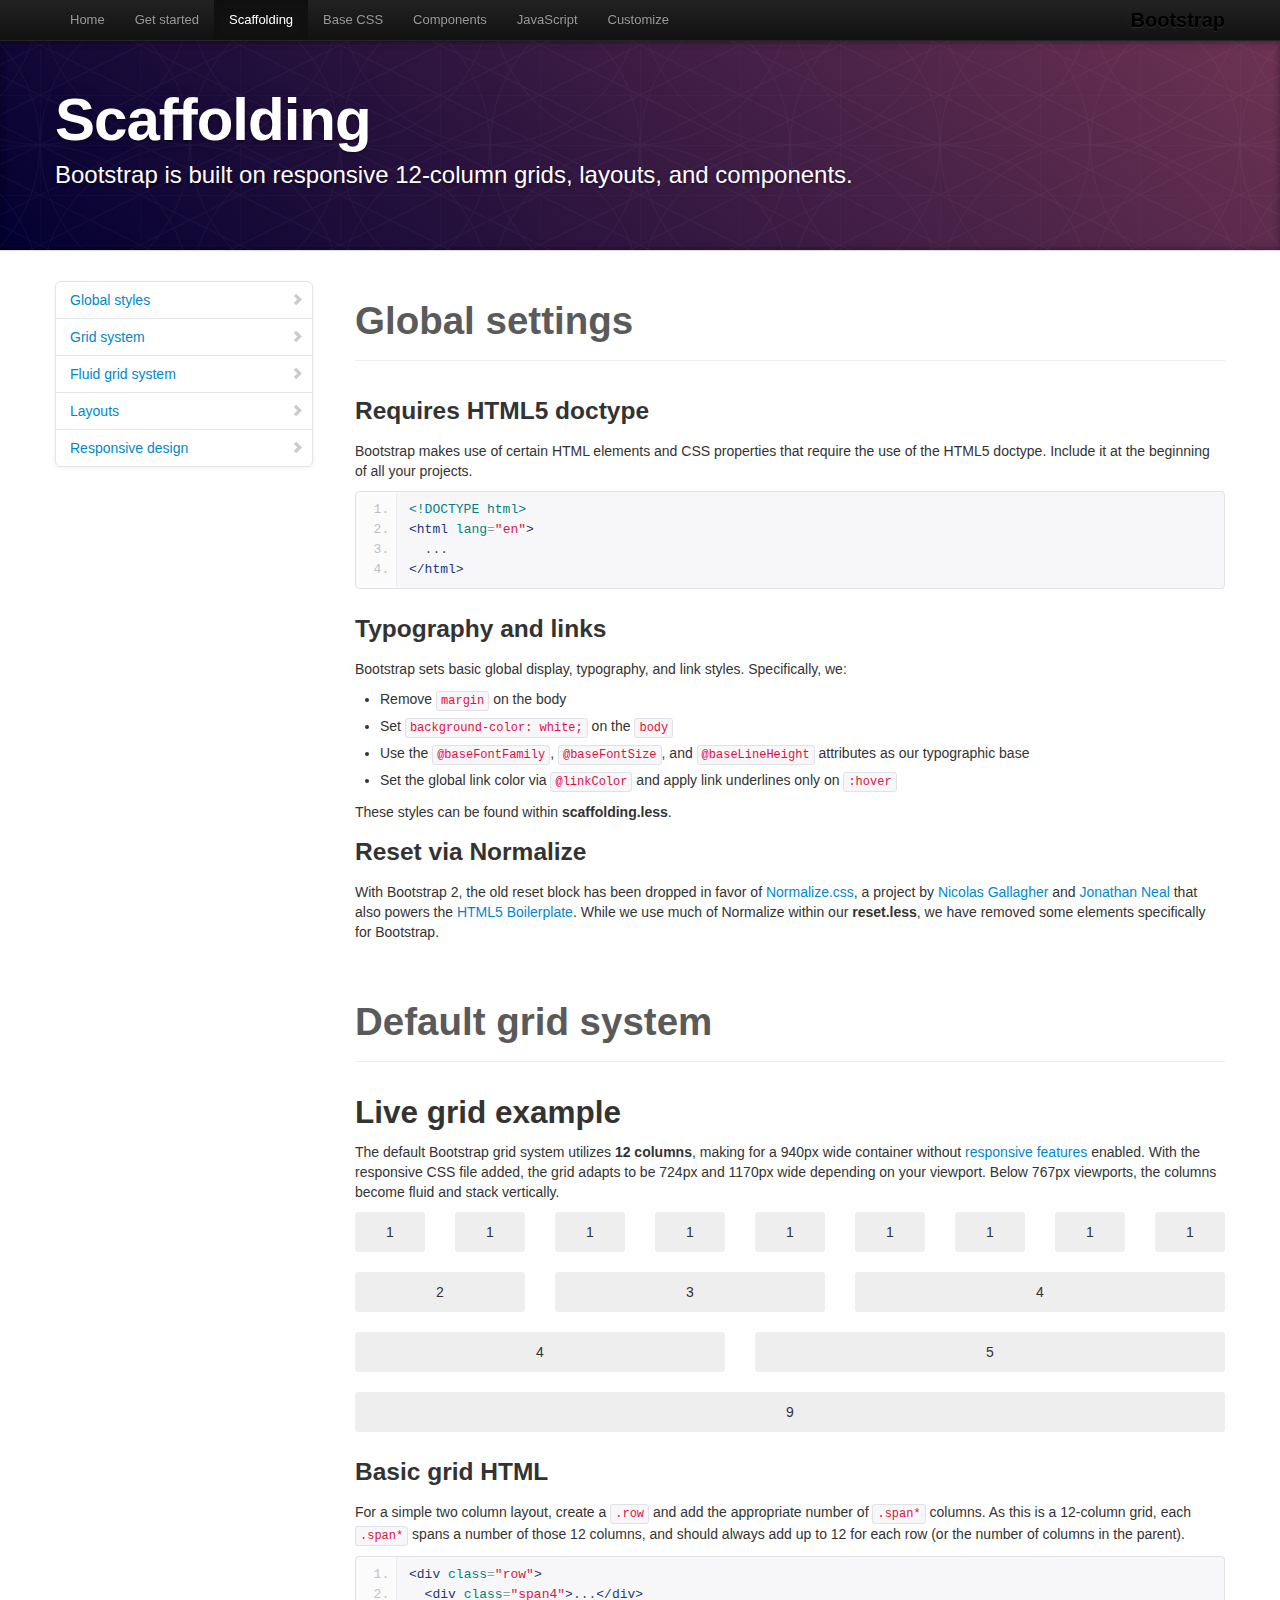
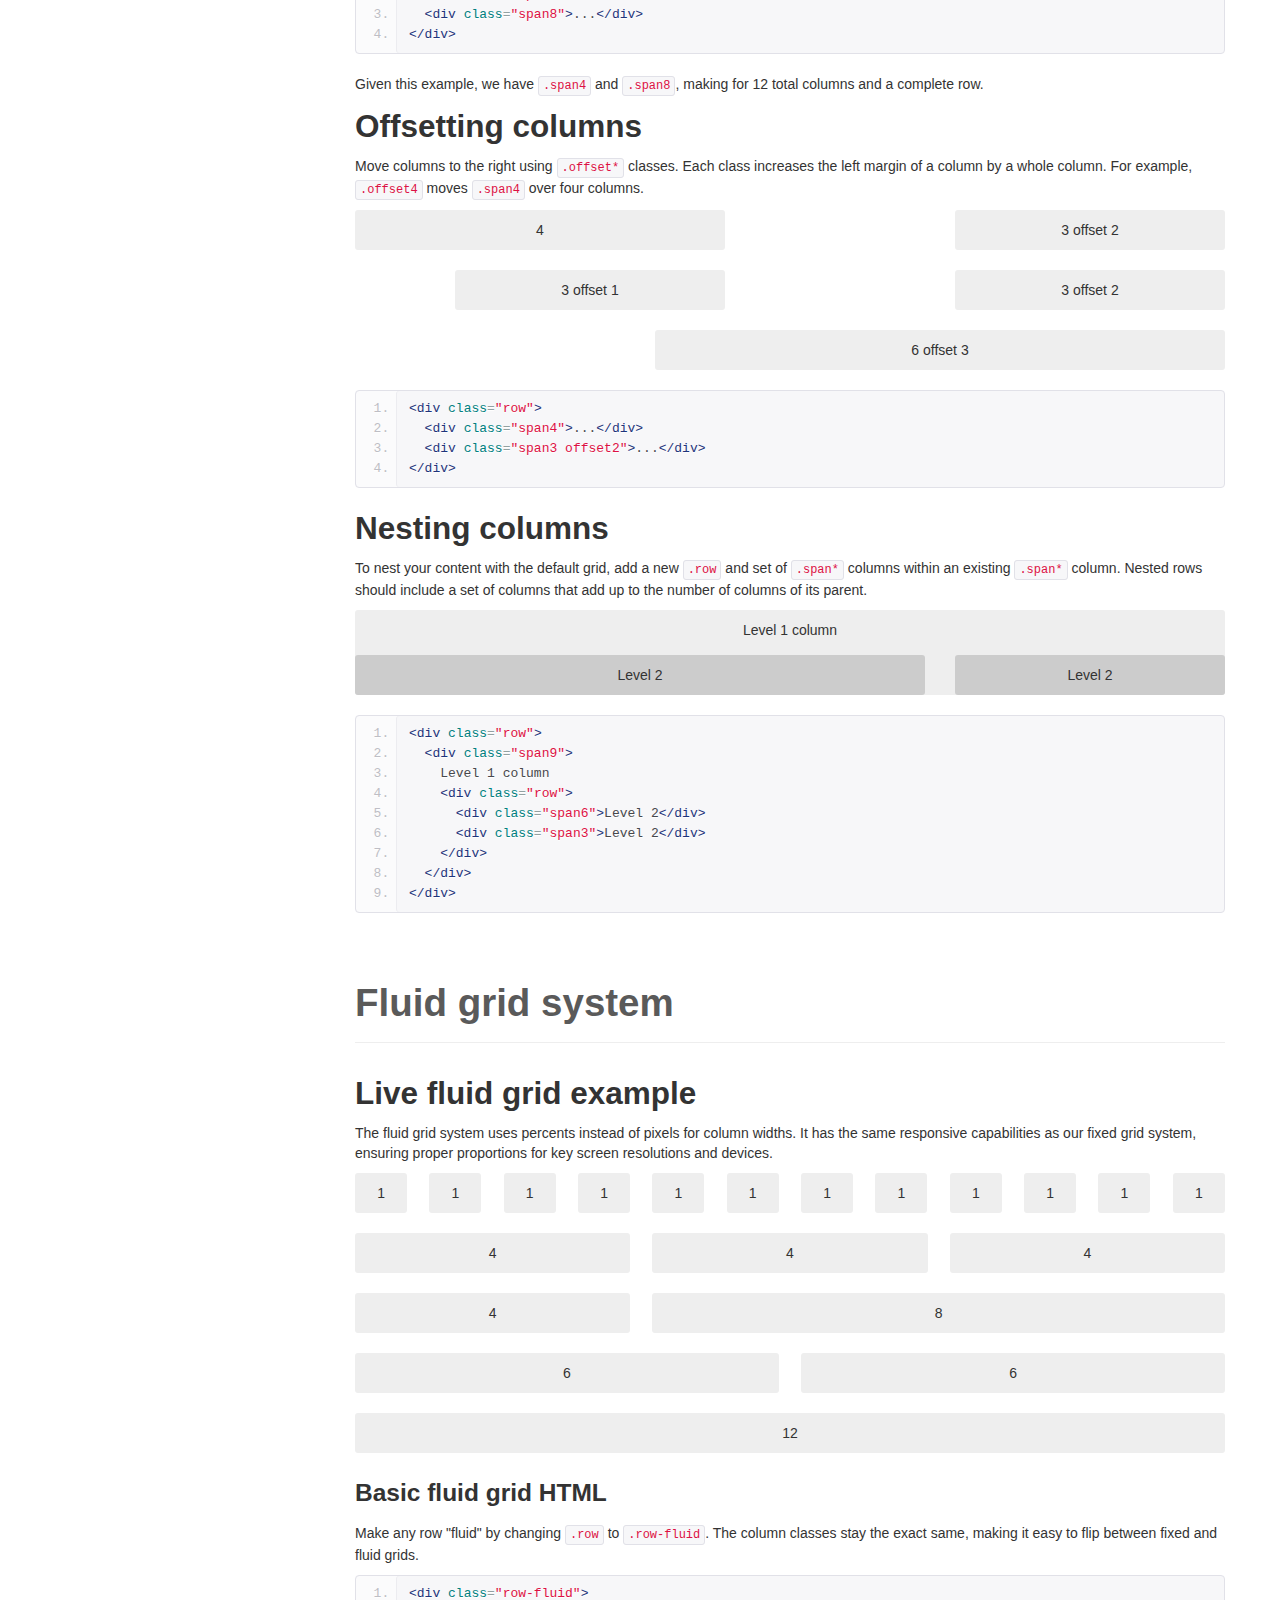
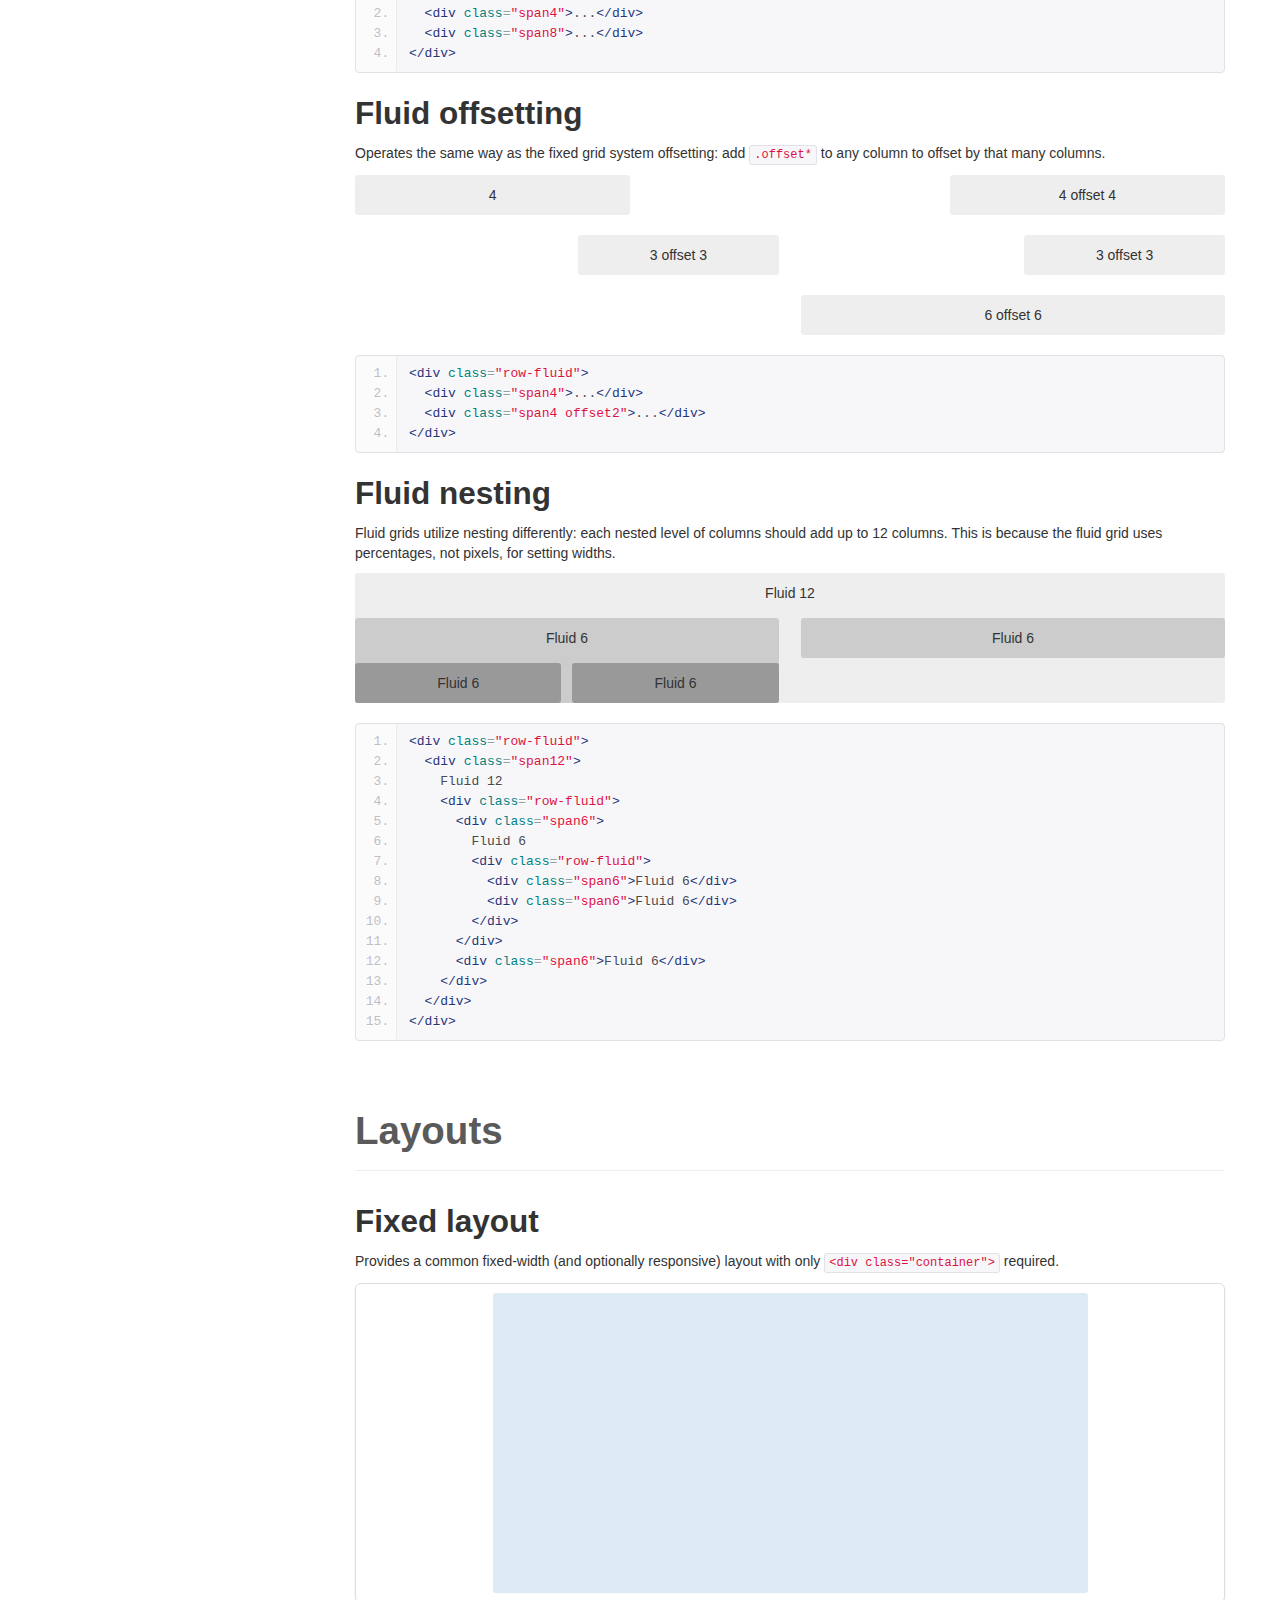
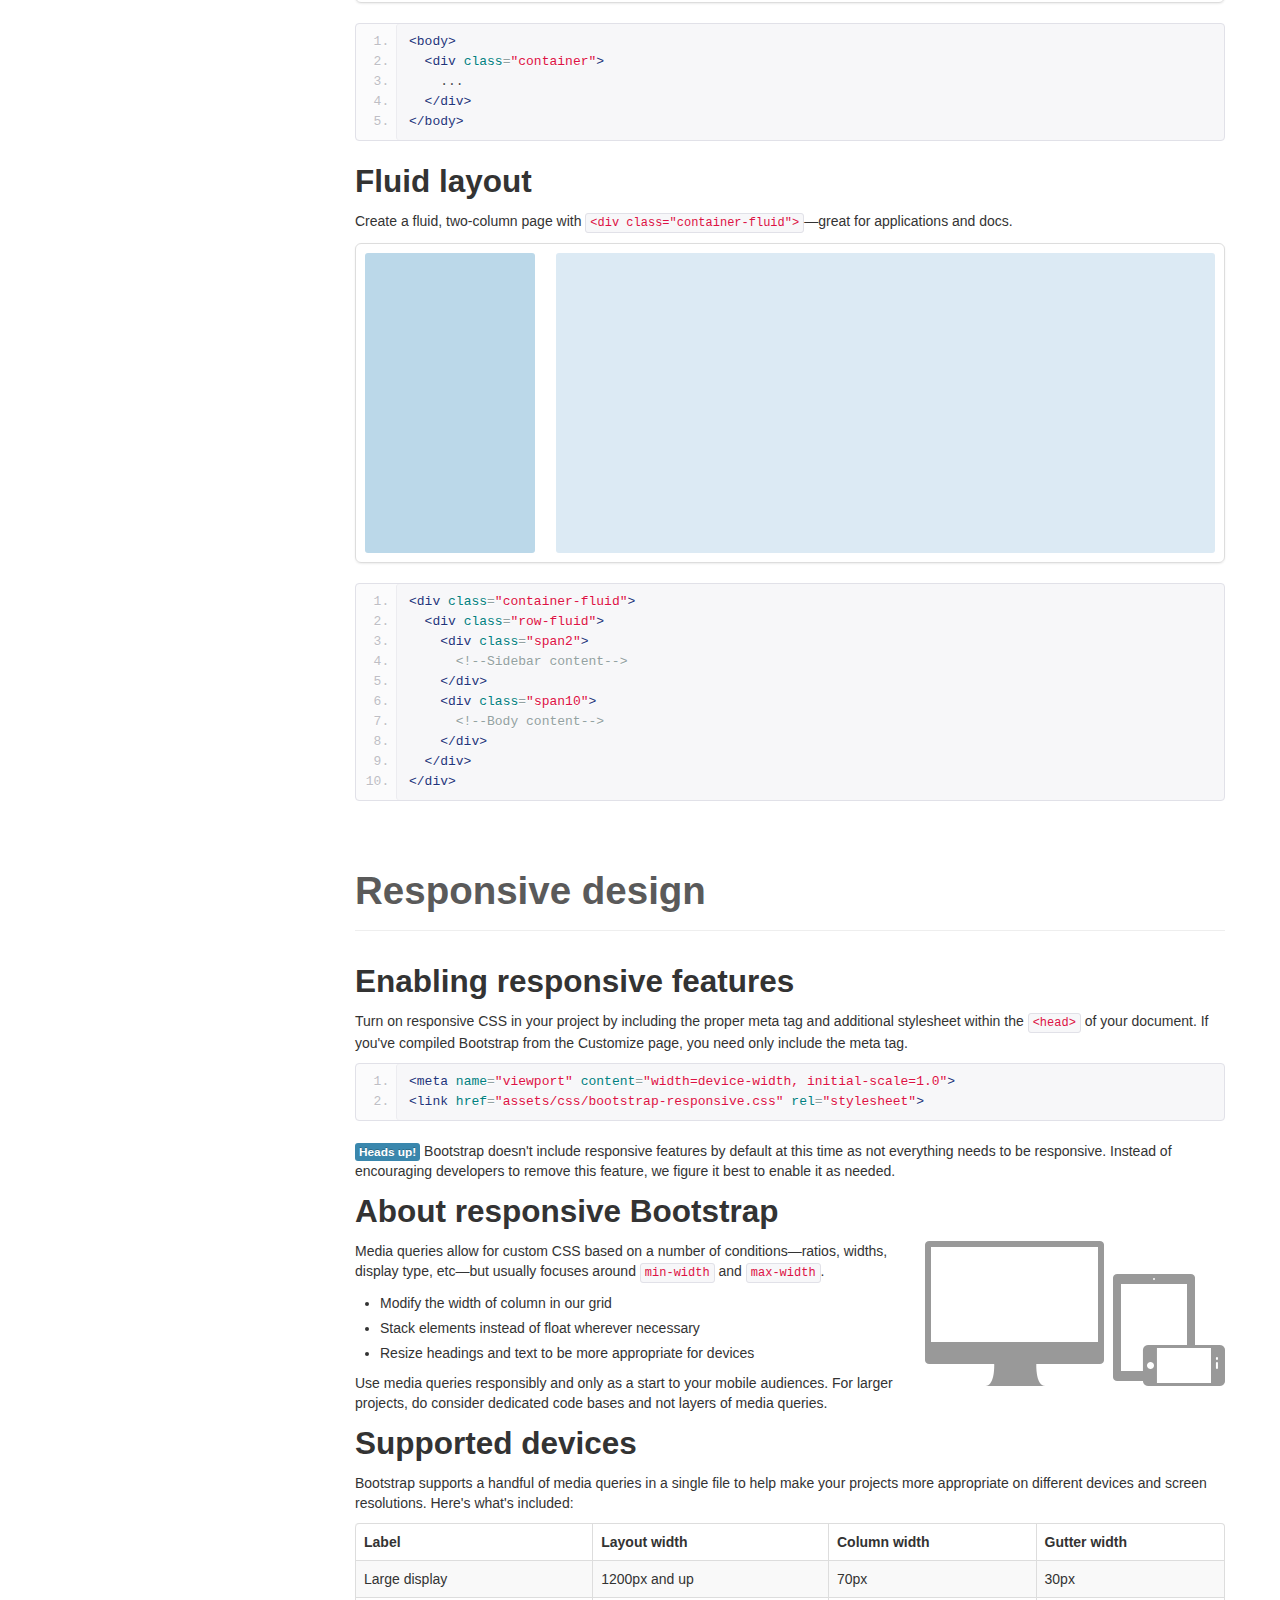
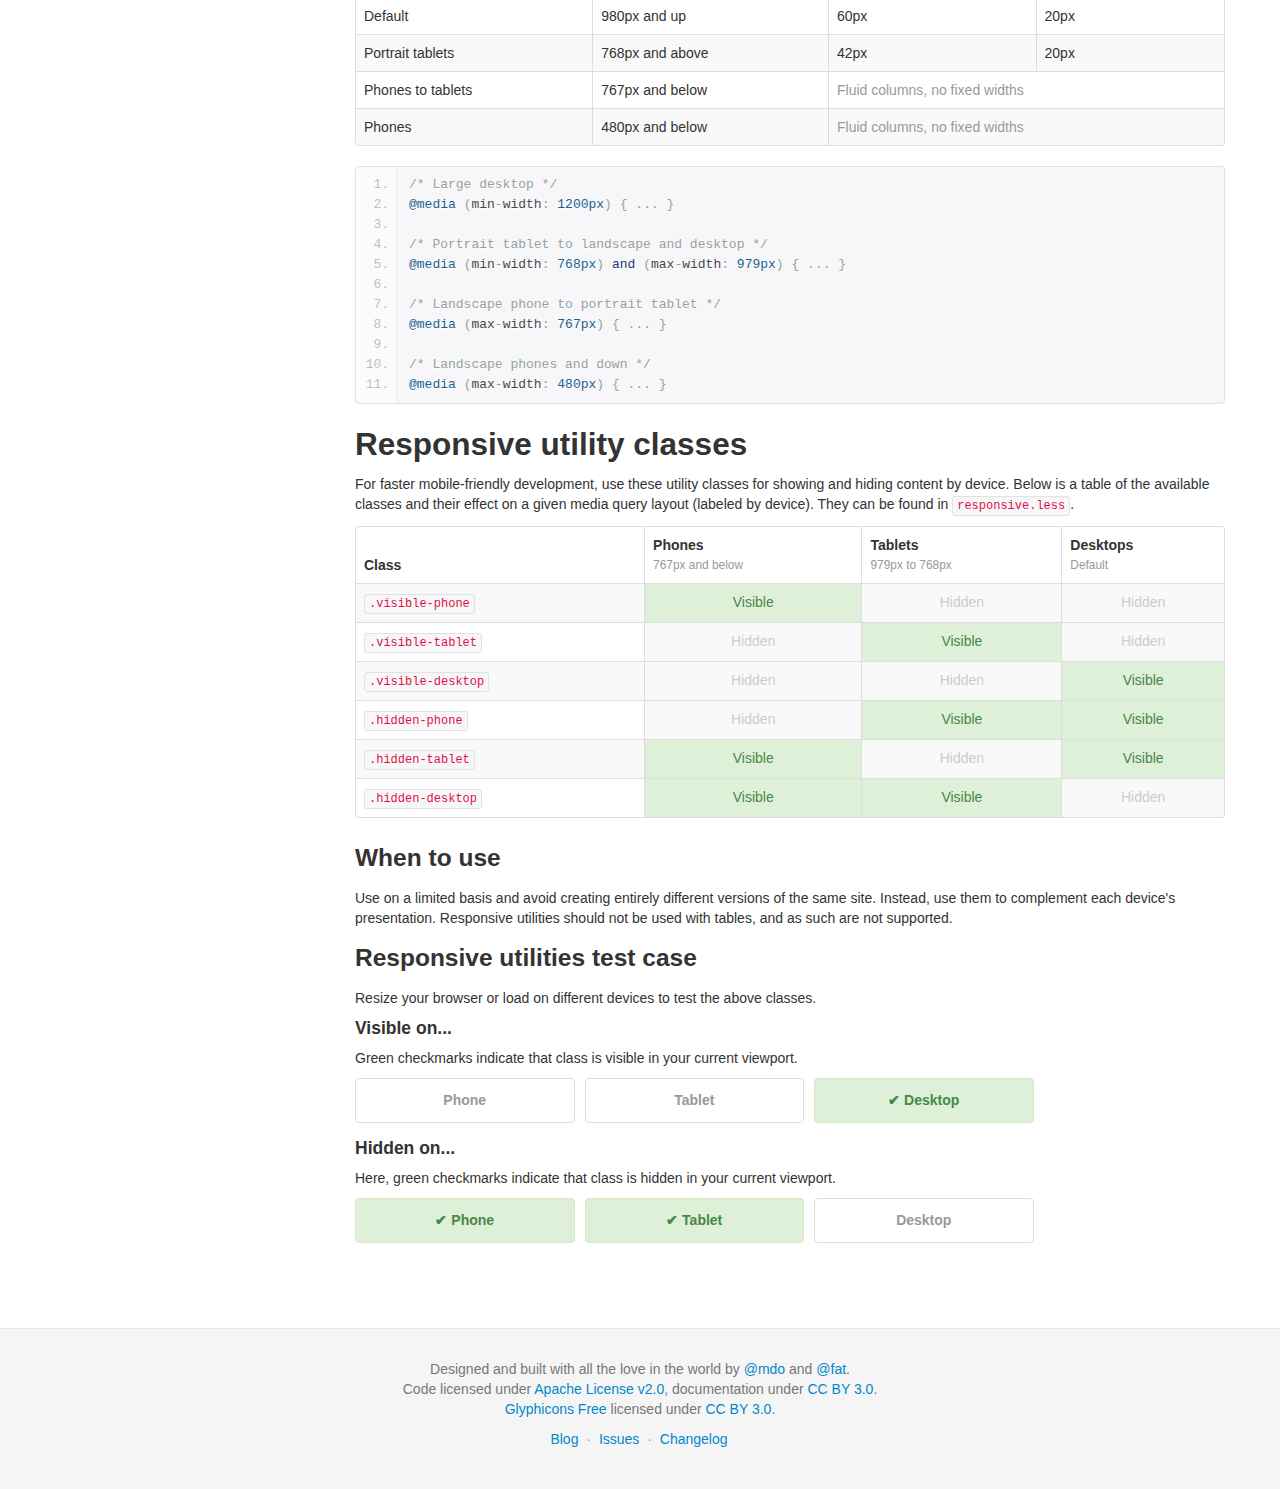
<file: docs/scaffolding.html>
<!DOCTYPE html>
<html lang="en">
  <head>
    <meta charset="utf-8">
    <title>Scaffolding · Bootstrap</title>
    <meta name="viewport" content="width=device-width, initial-scale=1.0">
    <meta name="description" content="">
    <meta name="author" content="">

    <!-- Le styles -->
    <link href="assets/css/bootstrap.css" rel="stylesheet">
    <link href="assets/css/bootstrap-responsive.css" rel="stylesheet">
    <link href="assets/css/docs.css" rel="stylesheet">
    <link href="assets/js/google-code-prettify/prettify.css" rel="stylesheet">

    <!-- Le HTML5 shim, for IE6-8 support of HTML5 elements -->
    <!--[if lt IE 9]>
      <script src="assets/js/html5shiv.js"></script>
    <![endif]-->

    <!-- Le fav and touch icons -->
    <link rel="apple-touch-icon-precomposed" sizes="144x144" href="assets/ico/apple-touch-icon-144-precomposed.png">
    <link rel="apple-touch-icon-precomposed" sizes="114x114" href="assets/ico/apple-touch-icon-114-precomposed.png">
      <link rel="apple-touch-icon-precomposed" sizes="72x72" href="assets/ico/apple-touch-icon-72-precomposed.png">
                    <link rel="apple-touch-icon-precomposed" href="assets/ico/apple-touch-icon-57-precomposed.png">
                                   <link rel="shortcut icon" href="assets/ico/favicon.png">

  </head>

  <body data-spy="scroll" data-target=".bs-docs-sidebar">

    <!-- Navbar
    ================================================== -->
    <div class="navbar navbar-inverse navbar-fixed-top">
      <div class="navbar-inner">
        <div class="container">
          <button type="button" class="btn btn-navbar" data-toggle="collapse" data-target=".nav-collapse">
            <span class="icon-bar"></span>
            <span class="icon-bar"></span>
            <span class="icon-bar"></span>
          </button>
          <a class="brand" href="./index.html">Bootstrap</a>
          <div class="nav-collapse collapse">
            <ul class="nav">
              <li class="">
                <a href="./index.html">Home</a>
              </li>
              <li class="">
                <a href="./getting-started.html">Get started</a>
              </li>
              <li class="active">
                <a href="./scaffolding.html">Scaffolding</a>
              </li>
              <li class="">
                <a href="./base-css.html">Base CSS</a>
              </li>
              <li class="">
                <a href="./components.html">Components</a>
              </li>
              <li class="">
                <a href="./javascript.html">JavaScript</a>
              </li>
              <li class="">
                <a href="./customize.html">Customize</a>
              </li>
            </ul>
          </div>
        </div>
      </div>
    </div>

<!-- Subhead
================================================== -->
<header class="jumbotron subhead" id="overview">
  <div class="container">
    <h1>Scaffolding</h1>
    <p class="lead">Bootstrap is built on responsive 12-column grids, layouts, and components.</p>
  </div>
</header>

  <div class="container">

    <!-- Docs nav
    ================================================== -->
    <div class="row">
      <div class="span3 bs-docs-sidebar">
        <ul class="nav nav-list bs-docs-sidenav">
          <li><a href="#global"><i class="icon-chevron-right"></i> Global styles</a></li>
          <li><a href="#gridSystem"><i class="icon-chevron-right"></i> Grid system</a></li>
          <li><a href="#fluidGridSystem"><i class="icon-chevron-right"></i> Fluid grid system</a></li>
          <li><a href="#layouts"><i class="icon-chevron-right"></i> Layouts</a></li>
          <li><a href="#responsive"><i class="icon-chevron-right"></i> Responsive design</a></li>
        </ul>
      </div>
      <div class="span9">



        <!-- Global Bootstrap settings
        ================================================== -->
        <section id="global">
          <div class="page-header">
            <h1>Global settings</h1>
          </div>

          <h3>Requires HTML5 doctype</h3>
          <p>Bootstrap makes use of certain HTML elements and CSS properties that require the use of the HTML5 doctype. Include it at the beginning of all your projects.</p>
<pre class="prettyprint linenums">
&lt;!DOCTYPE html&gt;
&lt;html lang="en"&gt;
  ...
&lt;/html&gt;
</pre>

          <h3>Typography and links</h3>
          <p>Bootstrap sets basic global display, typography, and link styles. Specifically, we:</p>
          <ul>
            <li>Remove <code>margin</code> on the body</li>
            <li>Set <code>background-color: white;</code> on the <code>body</code></li>
            <li>Use the <code>@baseFontFamily</code>, <code>@baseFontSize</code>, and <code>@baseLineHeight</code> attributes as our typographic base</li>
            <li>Set the global link color via <code>@linkColor</code> and apply link underlines only on <code>:hover</code></li>
          </ul>
          <p>These styles can be found within <strong>scaffolding.less</strong>.</p>

          <h3>Reset via Normalize</h3>
          <p>With Bootstrap 2, the old reset block has been dropped in favor of <a href="http://necolas.github.com/normalize.css/" target="_blank">Normalize.css</a>, a project by <a href="http://twitter.com/necolas" target="_blank">Nicolas Gallagher</a> and <a href="http://twitter.com/jon_neal" target="_blank">Jonathan Neal</a> that also powers the <a href="http://html5boilerplate.com" target="_blank">HTML5 Boilerplate</a>. While we use much of Normalize within our <strong>reset.less</strong>, we have removed some elements specifically for Bootstrap.</p>

        </section>




        <!-- Grid system
        ================================================== -->
        <section id="gridSystem">
          <div class="page-header">
            <h1>Default grid system</h1>
          </div>

          <h2>Live grid example</h2>
          <p>The default Bootstrap grid system utilizes <strong>12 columns</strong>, making for a 940px wide container without <a href="./scaffolding.html#responsive">responsive features</a> enabled. With the responsive CSS file added, the grid adapts to be 724px and 1170px wide depending on your viewport. Below 767px viewports, the columns become fluid and stack vertically.</p>
          <div class="bs-docs-grid">
            <div class="row show-grid">
              <div class="span1">1</div>
              <div class="span1">1</div>
              <div class="span1">1</div>
              <div class="span1">1</div>
              <div class="span1">1</div>
              <div class="span1">1</div>
              <div class="span1">1</div>
              <div class="span1">1</div>
              <div class="span1">1</div>
            </div>
            <div class="row show-grid">
              <div class="span2">2</div>
              <div class="span3">3</div>
              <div class="span4">4</div>
            </div>
            <div class="row show-grid">
              <div class="span4">4</div>
              <div class="span5">5</div>
            </div>
            <div class="row show-grid">
              <div class="span9">9</div>
            </div>
          </div>

          <h3>Basic grid HTML</h3>
          <p>For a simple two column layout, create a <code>.row</code> and add the appropriate number of <code>.span*</code> columns. As this is a 12-column grid, each <code>.span*</code> spans a number of those 12 columns, and should always add up to 12 for each row (or the number of columns in the parent).</p>
<pre class="prettyprint linenums">
&lt;div class="row"&gt;
  &lt;div class="span4"&gt;...&lt;/div&gt;
  &lt;div class="span8"&gt;...&lt;/div&gt;
&lt;/div&gt;
</pre>
          <p>Given this example, we have <code>.span4</code> and <code>.span8</code>, making for 12 total columns and a complete row.</p>

          <h2>Offsetting columns</h2>
          <p>Move columns to the right using <code>.offset*</code> classes. Each class increases the left margin of a column by a whole column. For example, <code>.offset4</code> moves <code>.span4</code> over four columns.</p>
          <div class="bs-docs-grid">
            <div class="row show-grid">
              <div class="span4">4</div>
              <div class="span3 offset2">3 offset 2</div>
            </div><!-- /row -->
            <div class="row show-grid">
              <div class="span3 offset1">3 offset 1</div>
              <div class="span3 offset2">3 offset 2</div>
            </div><!-- /row -->
            <div class="row show-grid">
              <div class="span6 offset3">6 offset 3</div>
            </div><!-- /row -->
          </div>
<pre class="prettyprint linenums">
&lt;div class="row"&gt;
  &lt;div class="span4"&gt;...&lt;/div&gt;
  &lt;div class="span3 offset2"&gt;...&lt;/div&gt;
&lt;/div&gt;
</pre>

          <h2>Nesting columns</h2>
          <p>To nest your content with the default grid, add a new <code>.row</code> and set of <code>.span*</code> columns within an existing <code>.span*</code> column. Nested rows should include a set of columns that add up to the number of columns of its parent.</p>
          <div class="row show-grid">
            <div class="span9">
              Level 1 column
              <div class="row show-grid">
                <div class="span6">
                  Level 2
                </div>
                <div class="span3">
                  Level 2
                </div>
              </div>
            </div>
          </div>
<pre class="prettyprint linenums">
&lt;div class="row"&gt;
  &lt;div class="span9"&gt;
    Level 1 column
    &lt;div class="row"&gt;
      &lt;div class="span6"&gt;Level 2&lt;/div&gt;
      &lt;div class="span3"&gt;Level 2&lt;/div&gt;
    &lt;/div&gt;
  &lt;/div&gt;
&lt;/div&gt;
</pre>
        </section>



        <!-- Fluid grid system
        ================================================== -->
        <section id="fluidGridSystem">
          <div class="page-header">
            <h1>Fluid grid system</h1>
          </div>

          <h2>Live fluid grid example</h2>
          <p>The fluid grid system uses percents instead of pixels for column widths. It has the same responsive capabilities as our fixed grid system, ensuring proper proportions for key screen resolutions and devices.</p>
          <div class="bs-docs-grid">
            <div class="row-fluid show-grid">
              <div class="span1">1</div>
              <div class="span1">1</div>
              <div class="span1">1</div>
              <div class="span1">1</div>
              <div class="span1">1</div>
              <div class="span1">1</div>
              <div class="span1">1</div>
              <div class="span1">1</div>
              <div class="span1">1</div>
              <div class="span1">1</div>
              <div class="span1">1</div>
              <div class="span1">1</div>
            </div>
            <div class="row-fluid show-grid">
              <div class="span4">4</div>
              <div class="span4">4</div>
              <div class="span4">4</div>
            </div>
            <div class="row-fluid show-grid">
              <div class="span4">4</div>
              <div class="span8">8</div>
            </div>
            <div class="row-fluid show-grid">
              <div class="span6">6</div>
              <div class="span6">6</div>
            </div>
            <div class="row-fluid show-grid">
              <div class="span12">12</div>
            </div>
          </div>

          <h3>Basic fluid grid HTML</h3>
          <p>Make any row "fluid" by changing <code>.row</code> to <code>.row-fluid</code>. The column classes stay the exact same, making it easy to flip between fixed and fluid grids.</p>
<pre class="prettyprint linenums">
&lt;div class="row-fluid"&gt;
  &lt;div class="span4"&gt;...&lt;/div&gt;
  &lt;div class="span8"&gt;...&lt;/div&gt;
&lt;/div&gt;
</pre>

          <h2>Fluid offsetting</h2>
          <p>Operates the same way as the fixed grid system offsetting: add <code>.offset*</code> to any column to offset by that many columns.</p>
          <div class="bs-docs-grid">
            <div class="row-fluid show-grid">
              <div class="span4">4</div>
              <div class="span4 offset4">4 offset 4</div>
            </div><!-- /row -->
            <div class="row-fluid show-grid">
              <div class="span3 offset3">3 offset 3</div>
              <div class="span3 offset3">3 offset 3</div>
            </div><!-- /row -->
            <div class="row-fluid show-grid">
              <div class="span6 offset6">6 offset 6</div>
            </div><!-- /row -->
          </div>
<pre class="prettyprint linenums">
&lt;div class="row-fluid"&gt;
  &lt;div class="span4"&gt;...&lt;/div&gt;
  &lt;div class="span4 offset2"&gt;...&lt;/div&gt;
&lt;/div&gt;
</pre>

          <h2>Fluid nesting</h2>
          <p>Fluid grids utilize nesting differently: each nested level of columns should add up to 12 columns. This is because the fluid grid uses percentages, not pixels, for setting widths.</p>
          <div class="row-fluid show-grid">
            <div class="span12">
              Fluid 12
              <div class="row-fluid show-grid">
                <div class="span6">
                  Fluid 6
                  <div class="row-fluid show-grid">
                    <div class="span6">
                      Fluid 6
                    </div>
                    <div class="span6">
                      Fluid 6
                    </div>
                  </div>
                </div>
                <div class="span6">
                  Fluid 6
                </div>
              </div>
            </div>
          </div>
<pre class="prettyprint linenums">
&lt;div class="row-fluid"&gt;
  &lt;div class="span12"&gt;
    Fluid 12
    &lt;div class="row-fluid"&gt;
      &lt;div class="span6"&gt;
        Fluid 6
        &lt;div class="row-fluid"&gt;
          &lt;div class="span6"&gt;Fluid 6&lt;/div&gt;
          &lt;div class="span6"&gt;Fluid 6&lt;/div&gt;
        &lt;/div&gt;
      &lt;/div&gt;
      &lt;div class="span6"&gt;Fluid 6&lt;/div&gt;
    &lt;/div&gt;
  &lt;/div&gt;
&lt;/div&gt;
</pre>

        </section>




        <!-- Layouts (Default and fluid)
        ================================================== -->
        <section id="layouts">
          <div class="page-header">
            <h1>Layouts</h1>
          </div>

          <h2>Fixed layout</h2>
          <p>Provides a common fixed-width (and optionally responsive) layout with only <code>&lt;div class="container"&gt;</code> required.</p>
          <div class="mini-layout">
            <div class="mini-layout-body"></div>
          </div>
<pre class="prettyprint linenums">
&lt;body&gt;
  &lt;div class="container"&gt;
    ...
  &lt;/div&gt;
&lt;/body&gt;
</pre>

          <h2>Fluid layout</h2>
          <p>Create a fluid, two-column page with <code>&lt;div class="container-fluid"&gt;</code>&mdash;great for applications and docs.</p>
          <div class="mini-layout fluid">
            <div class="mini-layout-sidebar"></div>
            <div class="mini-layout-body"></div>
          </div>
<pre class="prettyprint linenums">
&lt;div class="container-fluid"&gt;
  &lt;div class="row-fluid"&gt;
    &lt;div class="span2"&gt;
      &lt;!--Sidebar content--&gt;
    &lt;/div&gt;
    &lt;div class="span10"&gt;
      &lt;!--Body content--&gt;
    &lt;/div&gt;
  &lt;/div&gt;
&lt;/div&gt;
</pre>
        </section>




        <!-- Responsive design
        ================================================== -->
        <section id="responsive">
          <div class="page-header">
            <h1>Responsive design</h1>
          </div>

          <h2>Enabling responsive features</h2>
          <p>Turn on responsive CSS in your project by including the proper meta tag and additional stylesheet within the <code>&lt;head&gt;</code> of your document. If you've compiled Bootstrap from the Customize page, you need only include the meta tag.</p>
<pre class="prettyprint linenums">
&lt;meta name="viewport" content="width=device-width, initial-scale=1.0"&gt;
&lt;link href="assets/css/bootstrap-responsive.css" rel="stylesheet"&gt;
</pre>
          <p><span class="label label-info">Heads up!</span>  Bootstrap doesn't include responsive features by default at this time as not everything needs to be responsive. Instead of encouraging developers to remove this feature, we figure it best to enable it as needed.</p>

          <h2>About responsive Bootstrap</h2>
          <img src="assets/img/responsive-illustrations.png" alt="Responsive devices" style="float: right; margin: 0 0 20px 20px;">
          <p>Media queries allow for custom CSS based on a number of conditions&mdash;ratios, widths, display type, etc&mdash;but usually focuses around <code>min-width</code> and <code>max-width</code>.</p>
          <ul>
            <li>Modify the width of column in our grid</li>
            <li>Stack elements instead of float wherever necessary</li>
            <li>Resize headings and text to be more appropriate for devices</li>
          </ul>
          <p>Use media queries responsibly and only as a start to your mobile audiences. For larger projects, do consider dedicated code bases and not layers of media queries.</p>

          <h2>Supported devices</h2>
          <p>Bootstrap supports a handful of media queries in a single file to help make your projects more appropriate on different devices and screen resolutions. Here's what's included:</p>
          <table class="table table-bordered table-striped">
            <thead>
              <tr>
                <th>Label</th>
                <th>Layout width</th>
                <th>Column width</th>
                <th>Gutter width</th>
              </tr>
            </thead>
            <tbody>
              <tr>
                <td>Large display</td>
                <td>1200px and up</td>
                <td>70px</td>
                <td>30px</td>
              </tr>
              <tr>
                <td>Default</td>
                <td>980px and up</td>
                <td>60px</td>
                <td>20px</td>
              </tr>
              <tr>
                <td>Portrait tablets</td>
                <td>768px and above</td>
                <td>42px</td>
                <td>20px</td>
              </tr>
              <tr>
                <td>Phones to tablets</td>
                <td>767px and below</td>
                <td class="muted" colspan="2">Fluid columns, no fixed widths</td>
              </tr>
              <tr>
                <td>Phones</td>
                <td>480px and below</td>
                <td class="muted" colspan="2">Fluid columns, no fixed widths</td>
              </tr>
            </tbody>
          </table>
<pre class="prettyprint linenums">
/* Large desktop */
@media (min-width: 1200px) { ... }

/* Portrait tablet to landscape and desktop */
@media (min-width: 768px) and (max-width: 979px) { ... }

/* Landscape phone to portrait tablet */
@media (max-width: 767px) { ... }

/* Landscape phones and down */
@media (max-width: 480px) { ... }
</pre>


          <h2>Responsive utility classes</h2>
          <p>For faster mobile-friendly development, use these utility classes for showing and hiding content by device. Below is a table of the available classes and their effect on a given media query layout (labeled by device). They can be found in <code>responsive.less</code>.</p>
          <table class="table table-bordered table-striped responsive-utilities">
            <thead>
              <tr>
                <th>Class</th>
                <th>Phones <small>767px and below</small></th>
                <th>Tablets <small>979px to 768px</small></th>
                <th>Desktops <small>Default</small></th>
              </tr>
            </thead>
            <tbody>
              <tr>
                <th><code>.visible-phone</code></th>
                <td class="is-visible">Visible</td>
                <td class="is-hidden">Hidden</td>
                <td class="is-hidden">Hidden</td>
              </tr>
              <tr>
                <th><code>.visible-tablet</code></th>
                <td class="is-hidden">Hidden</td>
                <td class="is-visible">Visible</td>
                <td class="is-hidden">Hidden</td>
              </tr>
              <tr>
                <th><code>.visible-desktop</code></th>
                <td class="is-hidden">Hidden</td>
                <td class="is-hidden">Hidden</td>
                <td class="is-visible">Visible</td>
              </tr>
              <tr>
                <th><code>.hidden-phone</code></th>
                <td class="is-hidden">Hidden</td>
                <td class="is-visible">Visible</td>
                <td class="is-visible">Visible</td>
              </tr>
              <tr>
                <th><code>.hidden-tablet</code></th>
                <td class="is-visible">Visible</td>
                <td class="is-hidden">Hidden</td>
                <td class="is-visible">Visible</td>
              </tr>
              <tr>
                <th><code>.hidden-desktop</code></th>
                <td class="is-visible">Visible</td>
                <td class="is-visible">Visible</td>
                <td class="is-hidden">Hidden</td>
              </tr>
            </tbody>
          </table>

          <h3>When to use</h3>
          <p>Use on a limited basis and avoid creating entirely different versions of the same site. Instead, use them to complement each device's presentation. Responsive utilities should not be used with tables, and as such are not supported.</p>

          <h3>Responsive utilities test case</h3>
          <p>Resize your browser or load on different devices to test the above classes.</p>
          <h4>Visible on...</h4>
          <p>Green checkmarks indicate that class is visible in your current viewport.</p>
          <ul class="responsive-utilities-test">
            <li>Phone<span class="visible-phone">&#10004; Phone</span></li>
            <li>Tablet<span class="visible-tablet">&#10004; Tablet</span></li>
            <li>Desktop<span class="visible-desktop">&#10004; Desktop</span></li>
          </ul>
          <h4>Hidden on...</h4>
          <p>Here, green checkmarks indicate that class is hidden in your current viewport.</p>
          <ul class="responsive-utilities-test hidden-on">
            <li>Phone<span class="hidden-phone">&#10004; Phone</span></li>
            <li>Tablet<span class="hidden-tablet">&#10004; Tablet</span></li>
            <li>Desktop<span class="hidden-desktop">&#10004; Desktop</span></li>
          </ul>

        </section>



      </div>
    </div>

  </div>



    <!-- Footer
    ================================================== -->
    <footer class="footer">
      <div class="container">
        <p>Designed and built with all the love in the world by <a href="http://twitter.com/mdo" target="_blank">@mdo</a> and <a href="http://twitter.com/fat" target="_blank">@fat</a>.</p>
        <p>Code licensed under <a href="http://www.apache.org/licenses/LICENSE-2.0" target="_blank">Apache License v2.0</a>, documentation under <a href="http://creativecommons.org/licenses/by/3.0/">CC BY 3.0</a>.</p>
        <p><a href="http://glyphicons.com">Glyphicons Free</a> licensed under <a href="http://creativecommons.org/licenses/by/3.0/">CC BY 3.0</a>.</p>
        <ul class="footer-links">
          <li><a href="http://blog.getbootstrap.com">Blog</a></li>
          <li class="muted">&middot;</li>
          <li><a href="https://github.com/twitter/bootstrap/issues?state=open">Issues</a></li>
          <li class="muted">&middot;</li>
          <li><a href="https://github.com/twitter/bootstrap/blob/master/CHANGELOG.md">Changelog</a></li>
        </ul>
      </div>
    </footer>



    <!-- Le javascript
    ================================================== -->
    <!-- Placed at the end of the document so the pages load faster -->
    <script type="text/javascript" src="http://platform.twitter.com/widgets.js"></script>
    <script src="assets/js/jquery.js"></script>
    <script src="assets/js/bootstrap-transition.js"></script>
    <script src="assets/js/bootstrap-alert.js"></script>
    <script src="assets/js/bootstrap-modal.js"></script>
    <script src="assets/js/bootstrap-dropdown.js"></script>
    <script src="assets/js/bootstrap-scrollspy.js"></script>
    <script src="assets/js/bootstrap-tab.js"></script>
    <script src="assets/js/bootstrap-tooltip.js"></script>
    <script src="assets/js/bootstrap-popover.js"></script>
    <script src="assets/js/bootstrap-button.js"></script>
    <script src="assets/js/bootstrap-collapse.js"></script>
    <script src="assets/js/bootstrap-carousel.js"></script>
    <script src="assets/js/bootstrap-typeahead.js"></script>
    <script src="assets/js/bootstrap-affix.js"></script>

    <script src="assets/js/holder/holder.js"></script>
    <script src="assets/js/google-code-prettify/prettify.js"></script>

    <script src="assets/js/application.js"></script>



  </body>
</html>
</file>
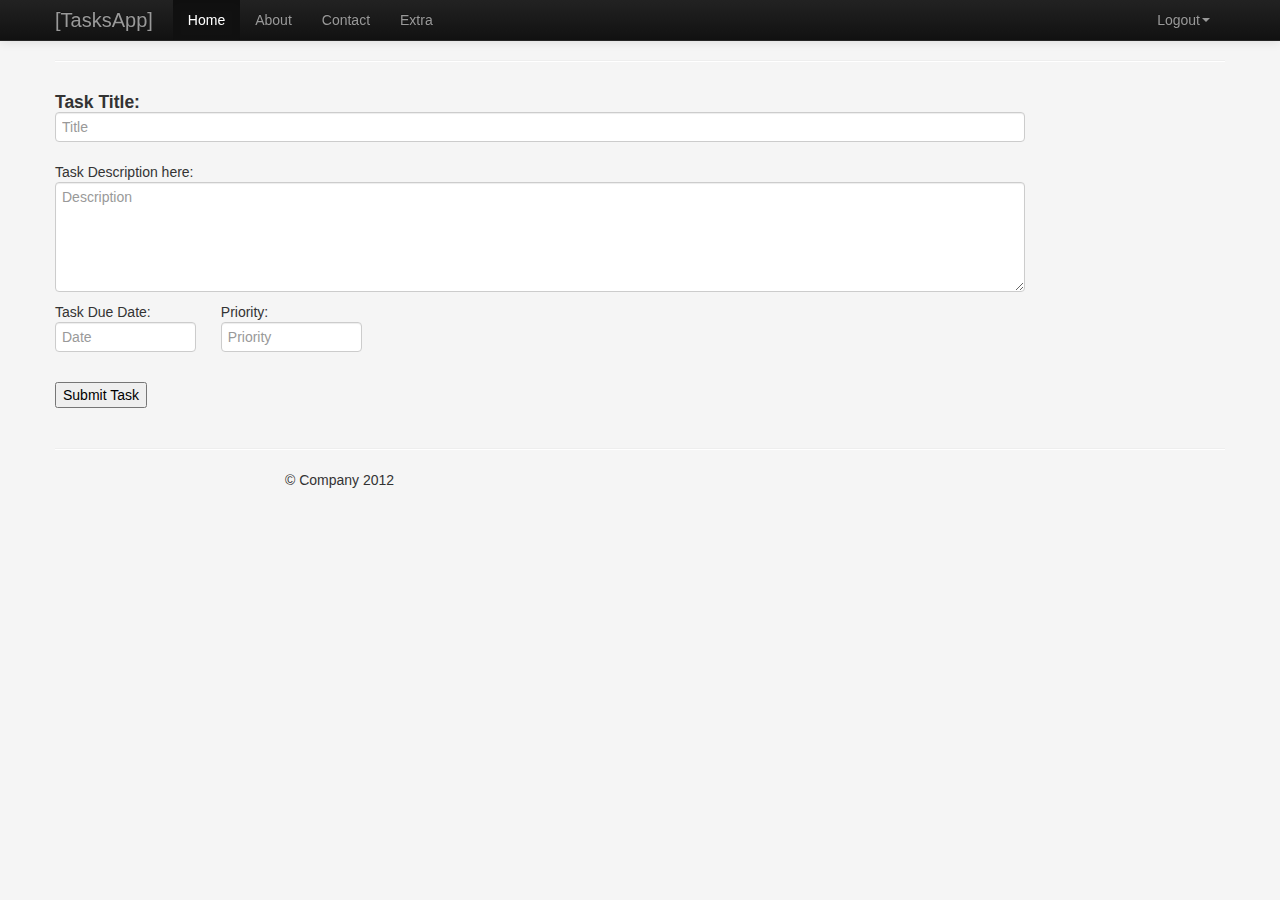
<file: templates/newtask.html>
<!DOCTYPE html>
<!--[if lt IE 7]>      <html class="no-js lt-ie9 lt-ie8 lt-ie7"> <![endif]-->
<!--[if IE 7]>         <html class="no-js lt-ie9 lt-ie8"> <![endif]-->
<!--[if IE 8]>         <html class="no-js lt-ie9"> <![endif]-->
<!--[if gt IE 8]><!--> <html class="no-js"> <!--<![endif]-->
    <head>
        <meta charset="utf-8">
        <meta http-equiv="X-UA-Compatible" content="IE=edge,chrome=1">
        <title></title>
        <meta name="description" content="">
        <meta name="viewport" content="width=device-width">

        <link rel="stylesheet" href="../css/bootstrap.min.css">
        <style>
            body {
                padding-top: 60px;
                padding-bottom: 40px;
            }
        </style>
        <link rel = "stylesheet" href = "../css/bootstrap.css">
        <link rel="stylesheet" href="../css/bootstrap-responsive.min.css">
        <link rel="stylesheet" href="../css/main.css">

        <script src="../js/vendor/modernizr-2.6.2-respond-1.1.0.min.js"></script>
    </head>
    <body>
        <!--[if lt IE 7]>
            <p class="chromeframe">You are using an <strong>outdated</strong> browser. Please <a href="http://browsehappy.com/">upgrade your browser</a> or <a href="http://www.google.com/chromeframe/?redirect=true">activate Google Chrome Frame</a> to improve your experience.</p>
        <![endif]-->

        <!-- This code is taken from http://twitter.github.com/bootstrap/examples/hero.html -->

        <div class="navbar navbar-inverse navbar-fixed-top">
            <div class="navbar-inner">
                <div class="container">
                    <a class="btn btn-navbar" data-toggle="collapse" data-target=".nav-collapse">
                        <span class="icon-bar"></span>
                        <span class="icon-bar"></span>
                        <span class="icon-bar"></span>
                    </a>
                    <a class="brand" href="/">[TasksApp]</a>
                    <div class="nav-collapse collapse">
                        <ul class="nav">
                            <li class="active"><a href="#">Home</a></li>
                            <li><a href="#about">About</a></li>
                            <li><a href="#contact">Contact</a></li>
                            <li><a href="#extra"> Extra</a></li>
                        </ul>
                        <ul class = "nav pull-right">
                            <li class = "dropdown">
                                <a href = "#" class="dropdown-toggle" data-toggle="dropdown">Logout<b class="caret"></b></a>                            
                                <ul class="dropdown-menu">
                                    <li><a href="/logout"> Logout </a></li>
                                    <li><a href="#action2"> Settings </a></li>
                                </ul>
                            </li>
                        </ul> 
                    </div><!--/.nav-collapse -->
                </div>
            </div>
        </div>
        <div class="container">
            <hr>
            <div class = "row-fluid">
                <div class = "span10">
                    <form action = "/homepage/newtask" method = "post">
                        <h4><strong> Task Title: </strong> 
                        <input type="text" class="input-block-level" placeholder="Title" name="title" value="">
                        </h4>
                        <p> Task Description here:
                        <textarea class="input-block-level" placeholder="Description" rows = 5 cols = 10 name="description" value=""></textarea>
                        </p>
                            <div class = "row-fluid">
                                <span class = "span2">Task Due Date:
                                <input type="text" class="input-block-level" placeholder="Date" name="dueDate" value="">
                                </span>
                                <span class = "span2"> Priority: 
                                <input type="text" class="input-block-level" placeholder="Priority" name="priority" value="">
                                </span>
                            </div>
                            <br />
                            <input type = "submit" value = "Submit Task">
                    </form>
                </div>
            </div>      

            <hr>
            <footer class = "offset2">
                <p>&copy; Company 2012</p>
            </footer>

        </div> <!-- /container -->
<!--================================================================================================
        <script src="//ajax.googleapis.com/ajax/libs/jquery/1.9.0/jquery.min.js"></script>
        <script>window.jQuery || document.write('<script src="..js/vendor/jquery-1.9.0.min.js"><\/script>')</script>
=================================================================================================-->
        <script src ="../js/vendor/jquery-1.9.0.min.js"></script>
        <script src="../js/vendor/bootstrap.min.js"></script>
        <script src="../js/main.js"></script>

        <script>
            var _gaq=[['_setAccount','UA-XXXXX-X'],['_trackPageview']];
            (function(d,t){var g=d.createElement(t),s=d.getElementsByTagName(t)[0];
            g.src=('https:'==location.protocol?'//ssl':'//www')+'.google-analytics.com/ga.js';
            s.parentNode.insertBefore(g,s)}(document,'script'));
        </script>
    </body>
</html>
</file>
<file: docs/assets/js/google-code-prettify/prettify.css>
.com { color: #93a1a1; }
.lit { color: #195f91; }
.pun, .opn, .clo { color: #93a1a1; }
.fun { color: #dc322f; }
.str, .atv { color: #D14; }
.kwd, .prettyprint .tag { color: #1e347b; }
.typ, .atn, .dec, .var { color: teal; }
.pln { color: #48484c; }

.prettyprint {
  padding: 8px;
  background-color: #f7f7f9;
  border: 1px solid #e1e1e8;
}
.prettyprint.linenums {
  -webkit-box-shadow: inset 40px 0 0 #fbfbfc, inset 41px 0 0 #ececf0;
     -moz-box-shadow: inset 40px 0 0 #fbfbfc, inset 41px 0 0 #ececf0;
          box-shadow: inset 40px 0 0 #fbfbfc, inset 41px 0 0 #ececf0;
}

/* Specify class=linenums on a pre to get line numbering */
ol.linenums {
  margin: 0 0 0 33px; /* IE indents via margin-left */
}
ol.linenums li {
  padding-left: 12px;
  color: #bebec5;
  line-height: 20px;
  text-shadow: 0 1px 0 #fff;
}
</file>
<file: css/main.css>
/* ==========================================================================
   Author's custom styles
   ========================================================================== */
body {
        padding-top: 40px;
        padding-bottom: 40px;
        background-color: #f5f5f5;
      }


/*  ==================================
	Form Styles
    ================================== */

.form-signin {
	max-width: 300px;
	padding: 19px 29px 29px;
	margin: 50px auto 20px;
	background-color: #fff;
	border: 1px solid #e5e5e5;
	-webkit-border-radius: 5px;
   		-moz-border-radius: 5px;
        	border-radius: 5px;
	-webkit-box-shadow: 0 1px 2px rgba(0,0,0,.05);
   		-moz-box-shadow: 0 1px 2px rgba(0,0,0,.05);
        	box-shadow: 0 1px 2px rgba(0,0,0,.05);
}
.form-signin .form-signin-heading,
.form-signin .checkbox {
	margin-bottom: 10px;
}
.form-signin input[type="text"],
.form-signin input[type="password"] {
	font-size: 16px;
	height: auto;
	margin-bottom: 15px;
	padding: 7px 9px;
}

.task {
	list-style-type: none;
}
</file>
<file: docs/assets/css/docs.css>
/* Add additional stylesheets below
-------------------------------------------------- */
/*
  Bootstrap's documentation styles
  Special styles for presenting Bootstrap's documentation and examples
*/



/* Body and structure
-------------------------------------------------- */

body {
  position: relative;
  padding-top: 40px;
}

/* Code in headings */
h3 code {
  font-size: 14px;
  font-weight: normal;
}



/* Tweak navbar brand link to be super sleek
-------------------------------------------------- */

body > .navbar {
  font-size: 13px;
}

/* Change the docs' brand */
body > .navbar .brand {
  padding-right: 0;
  padding-left: 0;
  margin-left: 20px;
  float: right;
  font-weight: bold;
  color: #000;
  text-shadow: 0 1px 0 rgba(255,255,255,.1), 0 0 30px rgba(255,255,255,.125);
  -webkit-transition: all .2s linear;
     -moz-transition: all .2s linear;
          transition: all .2s linear;
}
body > .navbar .brand:hover {
  text-decoration: none;
  text-shadow: 0 1px 0 rgba(255,255,255,.1), 0 0 30px rgba(255,255,255,.4);
}


/* Sections
-------------------------------------------------- */

/* padding for in-page bookmarks and fixed navbar */
section {
  padding-top: 30px;
}
section > .page-header,
section > .lead {
  color: #5a5a5a;
}
section > ul li {
  margin-bottom: 5px;
}

/* Separators (hr) */
.bs-docs-separator {
  margin: 40px 0 39px;
}

/* Faded out hr */
hr.soften {
  height: 1px;
  margin: 70px 0;
  background-image: -webkit-linear-gradient(left, rgba(0,0,0,0), rgba(0,0,0,.1), rgba(0,0,0,0));
  background-image:    -moz-linear-gradient(left, rgba(0,0,0,0), rgba(0,0,0,.1), rgba(0,0,0,0));
  background-image:     -ms-linear-gradient(left, rgba(0,0,0,0), rgba(0,0,0,.1), rgba(0,0,0,0));
  background-image:      -o-linear-gradient(left, rgba(0,0,0,0), rgba(0,0,0,.1), rgba(0,0,0,0));
  border: 0;
}



/* Jumbotrons
-------------------------------------------------- */

/* Base class
------------------------- */
.jumbotron {
  position: relative;
  padding: 40px 0;
  color: #fff;
  text-align: center;
  text-shadow: 0 1px 3px rgba(0,0,0,.4), 0 0 30px rgba(0,0,0,.075);
  background: #020031; /* Old browsers */
  background: -moz-linear-gradient(45deg,  #020031 0%, #6d3353 100%); /* FF3.6+ */
  background: -webkit-gradient(linear, left bottom, right top, color-stop(0%,#020031), color-stop(100%,#6d3353)); /* Chrome,Safari4+ */
  background: -webkit-linear-gradient(45deg,  #020031 0%,#6d3353 100%); /* Chrome10+,Safari5.1+ */
  background: -o-linear-gradient(45deg,  #020031 0%,#6d3353 100%); /* Opera 11.10+ */
  background: -ms-linear-gradient(45deg,  #020031 0%,#6d3353 100%); /* IE10+ */
  background: linear-gradient(45deg,  #020031 0%,#6d3353 100%); /* W3C */
  filter: progid:DXImageTransform.Microsoft.gradient( startColorstr='#020031', endColorstr='#6d3353',GradientType=1 ); /* IE6-9 fallback on horizontal gradient */
  -webkit-box-shadow: inset 0 3px 7px rgba(0,0,0,.2), inset 0 -3px 7px rgba(0,0,0,.2);
     -moz-box-shadow: inset 0 3px 7px rgba(0,0,0,.2), inset 0 -3px 7px rgba(0,0,0,.2);
          box-shadow: inset 0 3px 7px rgba(0,0,0,.2), inset 0 -3px 7px rgba(0,0,0,.2);
}
.jumbotron h1 {
  font-size: 80px;
  font-weight: bold;
  letter-spacing: -1px;
  line-height: 1;
}
.jumbotron p {
  font-size: 24px;
  font-weight: 300;
  line-height: 1.25;
  margin-bottom: 30px;
}

/* Link styles (used on .masthead-links as well) */
.jumbotron a {
  color: #fff;
  color: rgba(255,255,255,.5);
  -webkit-transition: all .2s ease-in-out;
     -moz-transition: all .2s ease-in-out;
          transition: all .2s ease-in-out;
}
.jumbotron a:hover {
  color: #fff;
  text-shadow: 0 0 10px rgba(255,255,255,.25);
}

/* Download button */
.masthead .btn {
  padding: 19px 24px;
  font-size: 24px;
  font-weight: 200;
  color: #fff; /* redeclare to override the `.jumbotron a` */
  border: 0;
  -webkit-border-radius: 6px;
     -moz-border-radius: 6px;
          border-radius: 6px;
  -webkit-box-shadow: inset 0 1px 0 rgba(255,255,255,.1), 0 1px 5px rgba(0,0,0,.25);
     -moz-box-shadow: inset 0 1px 0 rgba(255,255,255,.1), 0 1px 5px rgba(0,0,0,.25);
          box-shadow: inset 0 1px 0 rgba(255,255,255,.1), 0 1px 5px rgba(0,0,0,.25);
  -webkit-transition: none;
     -moz-transition: none;
          transition: none;
}
.masthead .btn:hover {
  -webkit-box-shadow: inset 0 1px 0 rgba(255,255,255,.1), 0 1px 5px rgba(0,0,0,.25);
     -moz-box-shadow: inset 0 1px 0 rgba(255,255,255,.1), 0 1px 5px rgba(0,0,0,.25);
          box-shadow: inset 0 1px 0 rgba(255,255,255,.1), 0 1px 5px rgba(0,0,0,.25);
}
.masthead .btn:active {
  -webkit-box-shadow: inset 0 2px 4px rgba(0,0,0,.1), 0 1px 0 rgba(255,255,255,.1);
     -moz-box-shadow: inset 0 2px 4px rgba(0,0,0,.1), 0 1px 0 rgba(255,255,255,.1);
          box-shadow: inset 0 2px 4px rgba(0,0,0,.1), 0 1px 0 rgba(255,255,255,.1);
}


/* Pattern overlay
------------------------- */
.jumbotron .container {
  position: relative;
  z-index: 2;
}
.jumbotron:after {
  content: '';
  display: block;
  position: absolute;
  top: 0;
  right: 0;
  bottom: 0;
  left: 0;
  background: url(../img/bs-docs-masthead-pattern.png) repeat center center;
  opacity: .4;
}
@media
only screen and (-webkit-min-device-pixel-ratio: 2),
only screen and (   min--moz-device-pixel-ratio: 2),
only screen and (     -o-min-device-pixel-ratio: 2/1) {

  .jumbotron:after {
    background-size: 150px 150px;
  }

}

/* Masthead (docs home)
------------------------- */
.masthead {
  padding: 70px 0 80px;
  margin-bottom: 0;
  color: #fff;
}
.masthead h1 {
  font-size: 120px;
  line-height: 1;
  letter-spacing: -2px;
}
.masthead p {
  font-size: 40px;
  font-weight: 200;
  line-height: 1.25;
}

/* Textual links in masthead */
.masthead-links {
  margin: 0;
  list-style: none;
}
.masthead-links li {
  display: inline;
  padding: 0 10px;
  color: rgba(255,255,255,.25);
}

/* Social proof buttons from GitHub & Twitter */
.bs-docs-social {
  padding: 15px 0;
  text-align: center;
  background-color: #f5f5f5;
  border-top: 1px solid #fff;
  border-bottom: 1px solid #ddd;
}

/* Quick links on Home */
.bs-docs-social-buttons {
  margin-left: 0;
  margin-bottom: 0;
  padding-left: 0;
  list-style: none;
}
.bs-docs-social-buttons li {
  display: inline-block;
  padding: 5px 8px;
  line-height: 1;
  *display: inline;
  *zoom: 1;
}

/* Subhead (other pages)
------------------------- */
.subhead {
  text-align: left;
  border-bottom: 1px solid #ddd;
}
.subhead h1 {
  font-size: 60px;
}
.subhead p {
  margin-bottom: 20px;
}
.subhead .navbar {
  display: none;
}



/* Marketing section of Overview
-------------------------------------------------- */

.marketing {
  text-align: center;
  color: #5a5a5a;
}
.marketing h1 {
  margin: 60px 0 10px;
  font-size: 60px;
  font-weight: 200;
  line-height: 1;
  letter-spacing: -1px;
}
.marketing h2 {
  font-weight: 200;
  margin-bottom: 5px;
}
.marketing p {
  font-size: 16px;
  line-height: 1.5;
}
.marketing .marketing-byline {
  margin-bottom: 40px;
  font-size: 20px;
  font-weight: 300;
  line-height: 1.25;
  color: #999;
}
.marketing-img {
  display: block;
  margin: 0 auto 30px;
  max-height: 145px;
}



/* Footer
-------------------------------------------------- */

.footer {
  text-align: center;
  padding: 30px 0;
  margin-top: 70px;
  border-top: 1px solid #e5e5e5;
  background-color: #f5f5f5;
}
.footer p {
  margin-bottom: 0;
  color: #777;
}
.footer-links {
  margin: 10px 0;
}
.footer-links li {
  display: inline;
  padding: 0 2px;
}
.footer-links li:first-child {
  padding-left: 0;
}



/* Special grid styles
-------------------------------------------------- */

.show-grid {
  margin-top: 10px;
  margin-bottom: 20px;
}
.show-grid [class*="span"] {
  background-color: #eee;
  text-align: center;
  -webkit-border-radius: 3px;
     -moz-border-radius: 3px;
          border-radius: 3px;
  min-height: 40px;
  line-height: 40px;
}
.show-grid [class*="span"]:hover {
  background-color: #ddd;
}
.show-grid .show-grid {
  margin-top: 0;
  margin-bottom: 0;
}
.show-grid .show-grid [class*="span"] {
  margin-top: 5px;
}
.show-grid [class*="span"] [class*="span"] {
  background-color: #ccc;
}
.show-grid [class*="span"] [class*="span"] [class*="span"] {
  background-color: #999;
}



/* Mini layout previews
-------------------------------------------------- */
.mini-layout {
  border: 1px solid #ddd;
  -webkit-border-radius: 6px;
     -moz-border-radius: 6px;
          border-radius: 6px;
  -webkit-box-shadow: 0 1px 2px rgba(0,0,0,.075);
     -moz-box-shadow: 0 1px 2px rgba(0,0,0,.075);
          box-shadow: 0 1px 2px rgba(0,0,0,.075);
}
.mini-layout,
.mini-layout .mini-layout-body,
.mini-layout.fluid .mini-layout-sidebar {
  height: 300px;
}
.mini-layout {
  margin-bottom: 20px;
  padding: 9px;
}
.mini-layout div {
  -webkit-border-radius: 3px;
     -moz-border-radius: 3px;
          border-radius: 3px;
}
.mini-layout .mini-layout-body {
  background-color: #dceaf4;
  margin: 0 auto;
  width: 70%;
}
.mini-layout.fluid .mini-layout-sidebar,
.mini-layout.fluid .mini-layout-header,
.mini-layout.fluid .mini-layout-body {
  float: left;
}
.mini-layout.fluid .mini-layout-sidebar {
  background-color: #bbd8e9;
  width: 20%;
}
.mini-layout.fluid .mini-layout-body {
  width: 77.5%;
  margin-left: 2.5%;
}



/* Download page
-------------------------------------------------- */

.download .page-header {
  margin-top: 36px;
}
.page-header .toggle-all {
  margin-top: 5px;
}

/* Space out h3s when following a section */
.download h3 {
  margin-bottom: 5px;
}
.download-builder input + h3,
.download-builder .checkbox + h3 {
  margin-top: 9px;
}

/* Fields for variables */
.download-builder input[type=text] {
  margin-bottom: 9px;
  font-family: Menlo, Monaco, "Courier New", monospace;
  font-size: 12px;
  color: #d14;
}
.download-builder input[type=text]:focus {
  background-color: #fff;
}

/* Custom, larger checkbox labels */
.download .checkbox {
  padding: 6px 10px 6px 25px;
  font-size: 13px;
  line-height: 18px;
  color: #555;
  background-color: #f9f9f9;
  -webkit-border-radius: 3px;
     -moz-border-radius: 3px;
          border-radius: 3px;
  cursor: pointer;
}
.download .checkbox:hover {
  color: #333;
  background-color: #f5f5f5;
}
.download .checkbox small {
  font-size: 12px;
  color: #777;
}

/* Variables section */
#variables label {
  margin-bottom: 0;
}

/* Giant download button */
.download-btn {
  margin: 36px 0 108px;
}
#download p,
#download h4 {
  max-width: 50%;
  margin: 0 auto;
  color: #999;
  text-align: center;
}
#download h4 {
  margin-bottom: 0;
}
#download p {
  margin-bottom: 18px;
}
.download-btn .btn {
  display: block;
  width: auto;
  padding: 19px 24px;
  margin-bottom: 27px;
  font-size: 30px;
  line-height: 1;
  text-align: center;
  -webkit-border-radius: 6px;
     -moz-border-radius: 6px;
          border-radius: 6px;
}



/* Misc
-------------------------------------------------- */

/* Make tables spaced out a bit more */
h2 + table,
h3 + table,
h4 + table,
h2 + .row {
  margin-top: 5px;
}

/* Example sites showcase */
.example-sites {
  xmargin-left: 20px;
}
.example-sites img {
  max-width: 100%;
  margin: 0 auto;
}

.scrollspy-example {
  height: 200px;
  overflow: auto;
  position: relative;
}


/* Fake the :focus state to demo it */
.focused {
  border-color: rgba(82,168,236,.8);
  -webkit-box-shadow: inset 0 1px 3px rgba(0,0,0,.1), 0 0 8px rgba(82,168,236,.6);
     -moz-box-shadow: inset 0 1px 3px rgba(0,0,0,.1), 0 0 8px rgba(82,168,236,.6);
          box-shadow: inset 0 1px 3px rgba(0,0,0,.1), 0 0 8px rgba(82,168,236,.6);
  outline: 0;
}

/* For input sizes, make them display block */
.docs-input-sizes select,
.docs-input-sizes input[type=text] {
  display: block;
  margin-bottom: 9px;
}

/* Icons
------------------------- */
.the-icons {
  margin-left: 0;
  list-style: none;
}
.the-icons li {
  float: left;
  width: 25%;
  line-height: 25px;
}
.the-icons i:hover {
  background-color: rgba(255,0,0,.25);
}

/* Example page
------------------------- */
.bootstrap-examples h4 {
  margin: 10px 0 5px;
}
.bootstrap-examples p {
  font-size: 13px;
  line-height: 18px;
}
.bootstrap-examples .thumbnail {
  margin-bottom: 9px;
  background-color: #fff;
}



/* Bootstrap code examples
-------------------------------------------------- */

/* Base class */
.bs-docs-example {
  position: relative;
  margin: 15px 0;
  padding: 39px 19px 14px;
  *padding-top: 19px;
  background-color: #fff;
  border: 1px solid #ddd;
  -webkit-border-radius: 4px;
     -moz-border-radius: 4px;
          border-radius: 4px;
}

/* Echo out a label for the example */
.bs-docs-example:after {
  content: "Example";
  position: absolute;
  top: -1px;
  left: -1px;
  padding: 3px 7px;
  font-size: 12px;
  font-weight: bold;
  background-color: #f5f5f5;
  border: 1px solid #ddd;
  color: #9da0a4;
  -webkit-border-radius: 4px 0 4px 0;
     -moz-border-radius: 4px 0 4px 0;
          border-radius: 4px 0 4px 0;
}

/* Remove spacing between an example and it's code */
.bs-docs-example + .prettyprint {
  margin-top: -20px;
  padding-top: 15px;
}

/* Tweak examples
------------------------- */
.bs-docs-example > p:last-child {
  margin-bottom: 0;
}
.bs-docs-example .table,
.bs-docs-example .progress,
.bs-docs-example .well,
.bs-docs-example .alert,
.bs-docs-example .hero-unit,
.bs-docs-example .pagination,
.bs-docs-example .navbar,
.bs-docs-example > .nav,
.bs-docs-example blockquote {
  margin-bottom: 5px;
}
.bs-docs-example .pagination {
  margin-top: 0;
}
.bs-navbar-top-example,
.bs-navbar-bottom-example {
  z-index: 1;
  padding: 0;
  height: 90px;
  overflow: hidden; /* cut the drop shadows off */
}
.bs-navbar-top-example .navbar-fixed-top,
.bs-navbar-bottom-example .navbar-fixed-bottom {
  margin-left: 0;
  margin-right: 0;
}
.bs-navbar-top-example {
  -webkit-border-radius: 0 0 4px 4px;
     -moz-border-radius: 0 0 4px 4px;
          border-radius: 0 0 4px 4px;
}
.bs-navbar-top-example:after {
  top: auto;
  bottom: -1px;
  -webkit-border-radius: 0 4px 0 4px;
     -moz-border-radius: 0 4px 0 4px;
          border-radius: 0 4px 0 4px;
}
.bs-navbar-bottom-example {
  -webkit-border-radius: 4px 4px 0 0;
     -moz-border-radius: 4px 4px 0 0;
          border-radius: 4px 4px 0 0;
}
.bs-navbar-bottom-example .navbar {
  margin-bottom: 0;
}
form.bs-docs-example {
  padding-bottom: 19px;
}

/* Images */
.bs-docs-example-images img {
  margin: 10px;
  display: inline-block;
}

/* Tooltips */
.bs-docs-tooltip-examples {
  text-align: center;
  margin: 0 0 10px;
  list-style: none;
}
.bs-docs-tooltip-examples li {
  display: inline;
  padding: 0 10px;
}

/* Popovers */
.bs-docs-example-popover {
  padding-bottom: 24px;
  background-color: #f9f9f9;
}
.bs-docs-example-popover .popover {
  position: relative;
  display: block;
  float: left;
  width: 260px;
  margin: 20px;
}

/* Dropdowns */
.bs-docs-example-submenus {
  min-height: 180px;
}
.bs-docs-example-submenus > .pull-left + .pull-left {
  margin-left: 20px;
}
.bs-docs-example-submenus .dropup > .dropdown-menu,
.bs-docs-example-submenus .dropdown > .dropdown-menu {
  display: block;
  position: static;
  margin-bottom: 5px;
  *width: 180px;
}



/* Responsive docs
-------------------------------------------------- */

/* Utility classes table
------------------------- */
.responsive-utilities th small {
  display: block;
  font-weight: normal;
  color: #999;
}
.responsive-utilities tbody th {
  font-weight: normal;
}
.responsive-utilities td {
  text-align: center;
}
.responsive-utilities td.is-visible {
  color: #468847;
  background-color: #dff0d8 !important;
}
.responsive-utilities td.is-hidden {
  color: #ccc;
  background-color: #f9f9f9 !important;
}

/* Responsive tests
------------------------- */
.responsive-utilities-test {
  margin-top: 5px;
  margin-left: 0;
  list-style: none;
  overflow: hidden; /* clear floats */
}
.responsive-utilities-test li {
  position: relative;
  float: left;
  width: 25%;
  height: 43px;
  font-size: 14px;
  font-weight: bold;
  line-height: 43px;
  color: #999;
  text-align: center;
  border: 1px solid #ddd;
  -webkit-border-radius: 4px;
     -moz-border-radius: 4px;
          border-radius: 4px;
}
.responsive-utilities-test li + li {
  margin-left: 10px;
}
.responsive-utilities-test span {
  position: absolute;
  top:    -1px;
  left:   -1px;
  right:  -1px;
  bottom: -1px;
  -webkit-border-radius: 4px;
     -moz-border-radius: 4px;
          border-radius: 4px;
}
.responsive-utilities-test span {
  color: #468847;
  background-color: #dff0d8;
  border: 1px solid #d6e9c6;
}



/* Sidenav for Docs
-------------------------------------------------- */

.bs-docs-sidenav {
  width: 228px;
  margin: 30px 0 0;
  padding: 0;
  background-color: #fff;
  -webkit-border-radius: 6px;
     -moz-border-radius: 6px;
          border-radius: 6px;
  -webkit-box-shadow: 0 1px 4px rgba(0,0,0,.065);
     -moz-box-shadow: 0 1px 4px rgba(0,0,0,.065);
          box-shadow: 0 1px 4px rgba(0,0,0,.065);
}
.bs-docs-sidenav > li > a {
  display: block;
  width: 190px \9;
  margin: 0 0 -1px;
  padding: 8px 14px;
  border: 1px solid #e5e5e5;
}
.bs-docs-sidenav > li:first-child > a {
  -webkit-border-radius: 6px 6px 0 0;
     -moz-border-radius: 6px 6px 0 0;
          border-radius: 6px 6px 0 0;
}
.bs-docs-sidenav > li:last-child > a {
  -webkit-border-radius: 0 0 6px 6px;
     -moz-border-radius: 0 0 6px 6px;
          border-radius: 0 0 6px 6px;
}
.bs-docs-sidenav > .active > a {
  position: relative;
  z-index: 2;
  padding: 9px 15px;
  border: 0;
  text-shadow: 0 1px 0 rgba(0,0,0,.15);
  -webkit-box-shadow: inset 1px 0 0 rgba(0,0,0,.1), inset -1px 0 0 rgba(0,0,0,.1);
     -moz-box-shadow: inset 1px 0 0 rgba(0,0,0,.1), inset -1px 0 0 rgba(0,0,0,.1);
          box-shadow: inset 1px 0 0 rgba(0,0,0,.1), inset -1px 0 0 rgba(0,0,0,.1);
}
/* Chevrons */
.bs-docs-sidenav .icon-chevron-right {
  float: right;
  margin-top: 2px;
  margin-right: -6px;
  opacity: .25;
}
.bs-docs-sidenav > li > a:hover {
  background-color: #f5f5f5;
}
.bs-docs-sidenav a:hover .icon-chevron-right {
  opacity: .5;
}
.bs-docs-sidenav .active .icon-chevron-right,
.bs-docs-sidenav .active a:hover .icon-chevron-right {
  background-image: url(../img/glyphicons-halflings-white.png);
  opacity: 1;
}
.bs-docs-sidenav.affix {
  top: 40px;
}
.bs-docs-sidenav.affix-bottom {
  position: absolute;
  top: auto;
  bottom: 270px;
}




/* Responsive
-------------------------------------------------- */

/* Desktop large
------------------------- */
@media (min-width: 1200px) {
  .bs-docs-container {
    max-width: 970px;
  }
  .bs-docs-sidenav {
    width: 258px;
  }
  .bs-docs-sidenav > li > a {
    width: 230px \9; /* Override the previous IE8-9 hack */
  }
}

/* Desktop
------------------------- */
@media (max-width: 980px) {
  /* Unfloat brand */
  body > .navbar-fixed-top .brand {
    float: left;
    margin-left: 0;
    padding-left: 10px;
    padding-right: 10px;
  }

  /* Inline-block quick links for more spacing */
  .quick-links li {
    display: inline-block;
    margin: 5px;
  }

  /* When affixed, space properly */
  .bs-docs-sidenav {
    top: 0;
    width: 218px;
    margin-top: 30px;
    margin-right: 0;
  }
}

/* Tablet to desktop
------------------------- */
@media (min-width: 768px) and (max-width: 979px) {
  /* Remove any padding from the body */
  body {
    padding-top: 0;
  }
  /* Widen masthead and social buttons to fill body padding */
  .jumbotron {
    margin-top: -20px; /* Offset bottom margin on .navbar */
  }
  /* Adjust sidenav width */
  .bs-docs-sidenav {
    width: 166px;
    margin-top: 20px;
  }
  .bs-docs-sidenav.affix {
    top: 0;
  }
}

/* Tablet
------------------------- */
@media (max-width: 767px) {
  /* Remove any padding from the body */
  body {
    padding-top: 0;
  }

  /* Widen masthead and social buttons to fill body padding */
  .jumbotron {
    padding: 40px 20px;
    margin-top:   -20px; /* Offset bottom margin on .navbar */
    margin-right: -20px;
    margin-left:  -20px;
  }
  .masthead h1 {
    font-size: 90px;
  }
  .masthead p,
  .masthead .btn {
    font-size: 24px;
  }
  .marketing .span4 {
    margin-bottom: 40px;
  }
  .bs-docs-social {
    margin: 0 -20px;
  }

  /* Space out the show-grid examples */
  .show-grid [class*="span"] {
    margin-bottom: 5px;
  }

  /* Sidenav */
  .bs-docs-sidenav {
    width: auto;
    margin-bottom: 20px;
  }
  .bs-docs-sidenav.affix {
    position: static;
    width: auto;
    top: 0;
  }

  /* Unfloat the back to top link in footer */
  .footer {
    margin-left: -20px;
    margin-right: -20px;
    padding-left: 20px;
    padding-right: 20px;
  }
  .footer p {
    margin-bottom: 9px;
  }
}

/* Landscape phones
------------------------- */
@media (max-width: 480px) {
  /* Remove padding above jumbotron */
  body {
    padding-top: 0;
  }

  /* Change up some type stuff */
  h2 small {
    display: block;
  }

  /* Downsize the jumbotrons */
  .jumbotron h1 {
    font-size: 45px;
  }
  .jumbotron p,
  .jumbotron .btn {
    font-size: 18px;
  }
  .jumbotron .btn {
    display: block;
    margin: 0 auto;
  }

  /* center align subhead text like the masthead */
  .subhead h1,
  .subhead p {
    text-align: center;
  }

  /* Marketing on home */
  .marketing h1 {
    font-size: 30px;
  }
  .marketing-byline {
    font-size: 18px;
  }

  /* center example sites */
  .example-sites {
    margin-left: 0;
  }
  .example-sites > li {
    float: none;
    display: block;
    max-width: 280px;
    margin: 0 auto 18px;
    text-align: center;
  }
  .example-sites .thumbnail > img {
    max-width: 270px;
  }

  /* Do our best to make tables work in narrow viewports */
  table code {
    white-space: normal;
    word-wrap: break-word;
    word-break: break-all;
  }

  /* Examples: dropdowns */
  .bs-docs-example-submenus > .pull-left {
    float: none;
    clear: both;
  }
  .bs-docs-example-submenus > .pull-left,
  .bs-docs-example-submenus > .pull-left + .pull-left {
    margin-left: 0;
  }
  .bs-docs-example-submenus p {
    margin-bottom: 0;
  }
  .bs-docs-example-submenus .dropup > .dropdown-menu,
  .bs-docs-example-submenus .dropdown > .dropdown-menu {
    margin-bottom: 10px;
    float: none;
    max-width: 180px;
  }

  /* Examples: modal */
  .modal-example .modal {
    position: relative;
    top: auto;
    right: auto;
    bottom: auto;
    left: auto;
  }

  /* Tighten up footer */
  .footer {
    padding-top: 20px;
    padding-bottom: 20px;
  }
}
</file>
